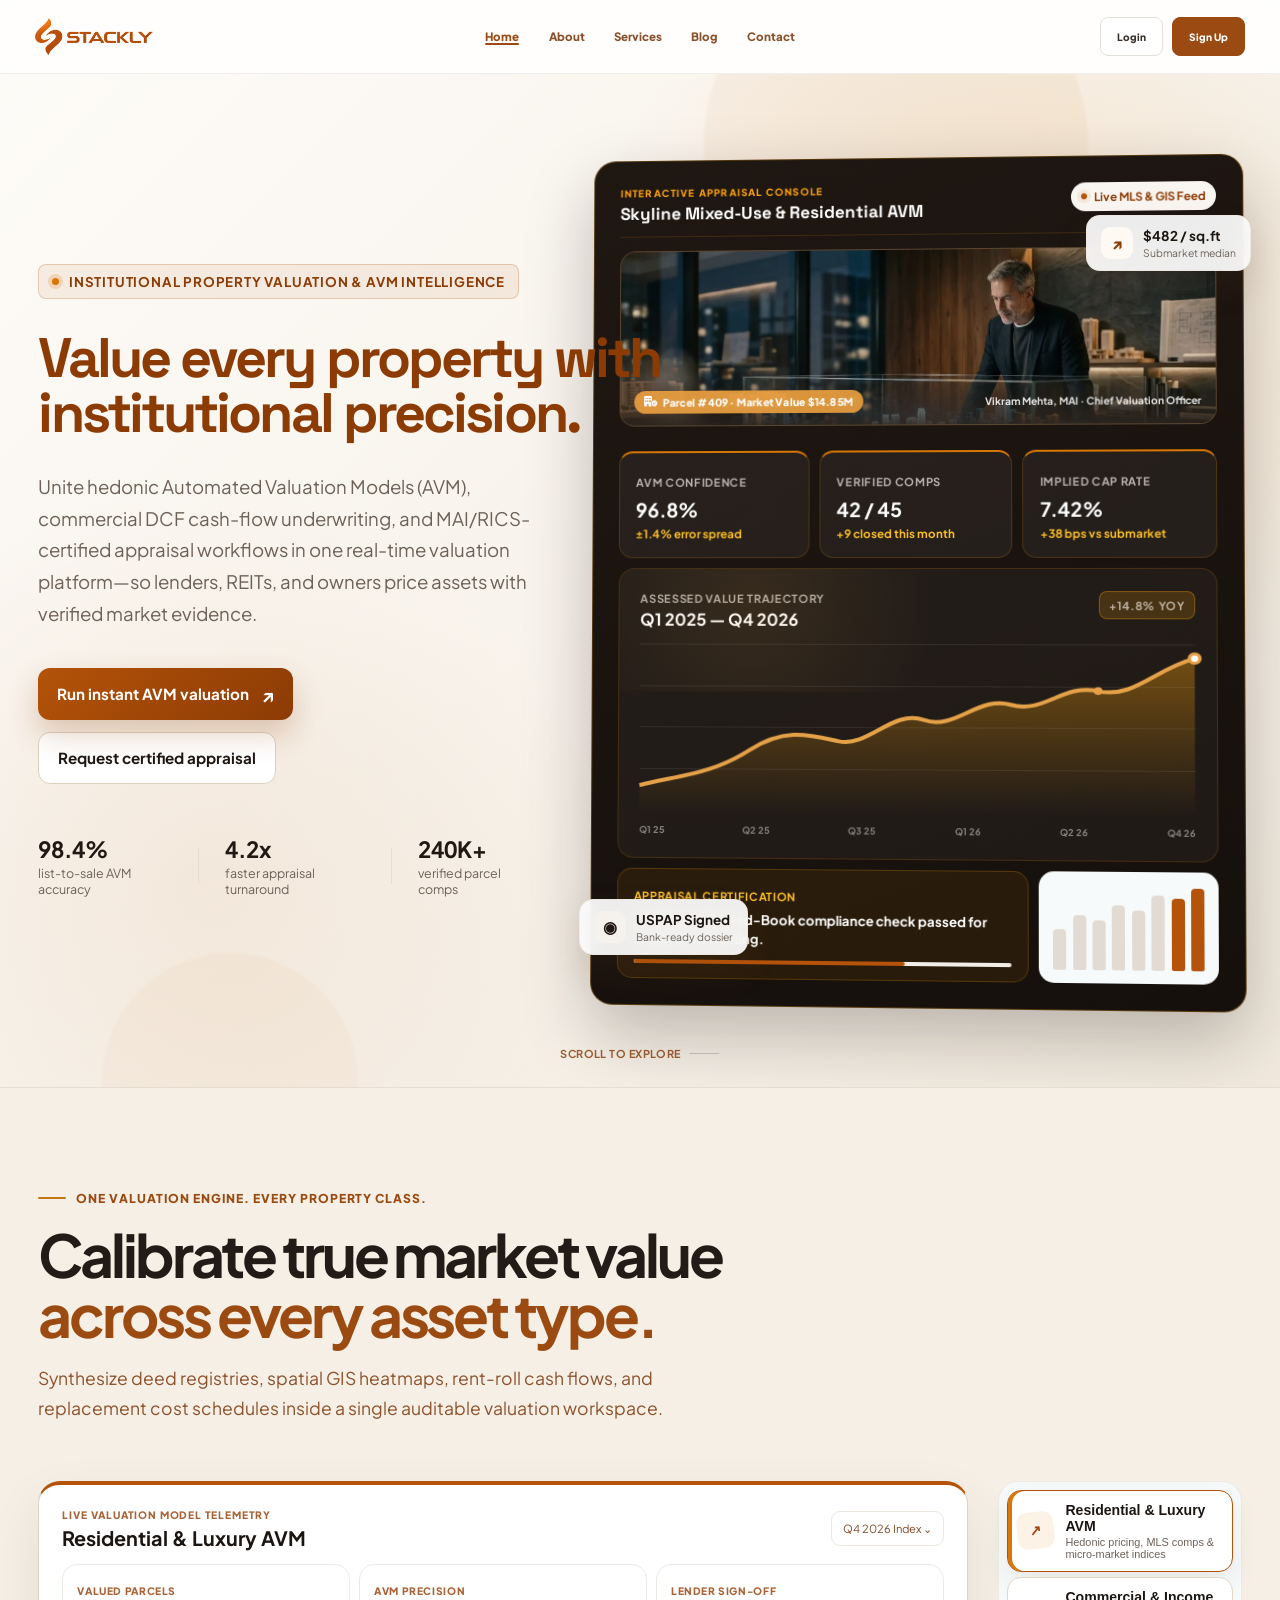
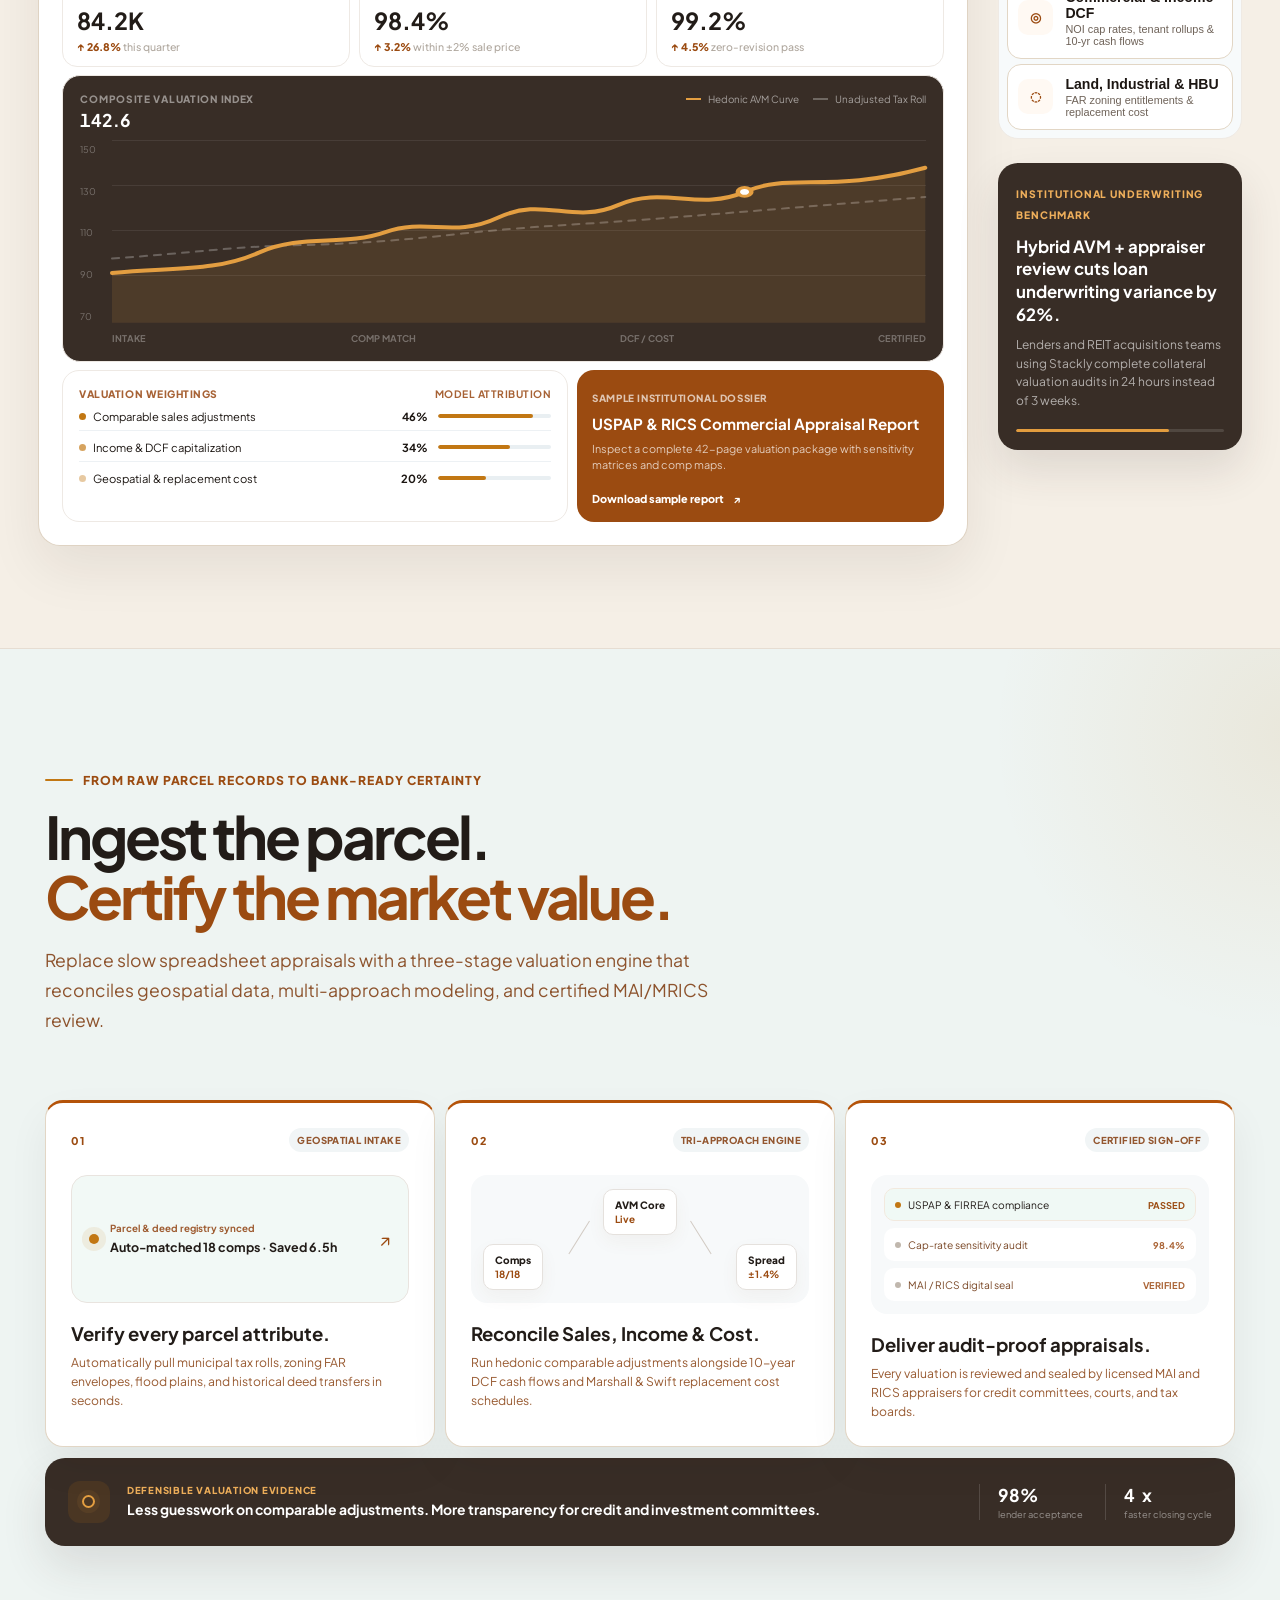
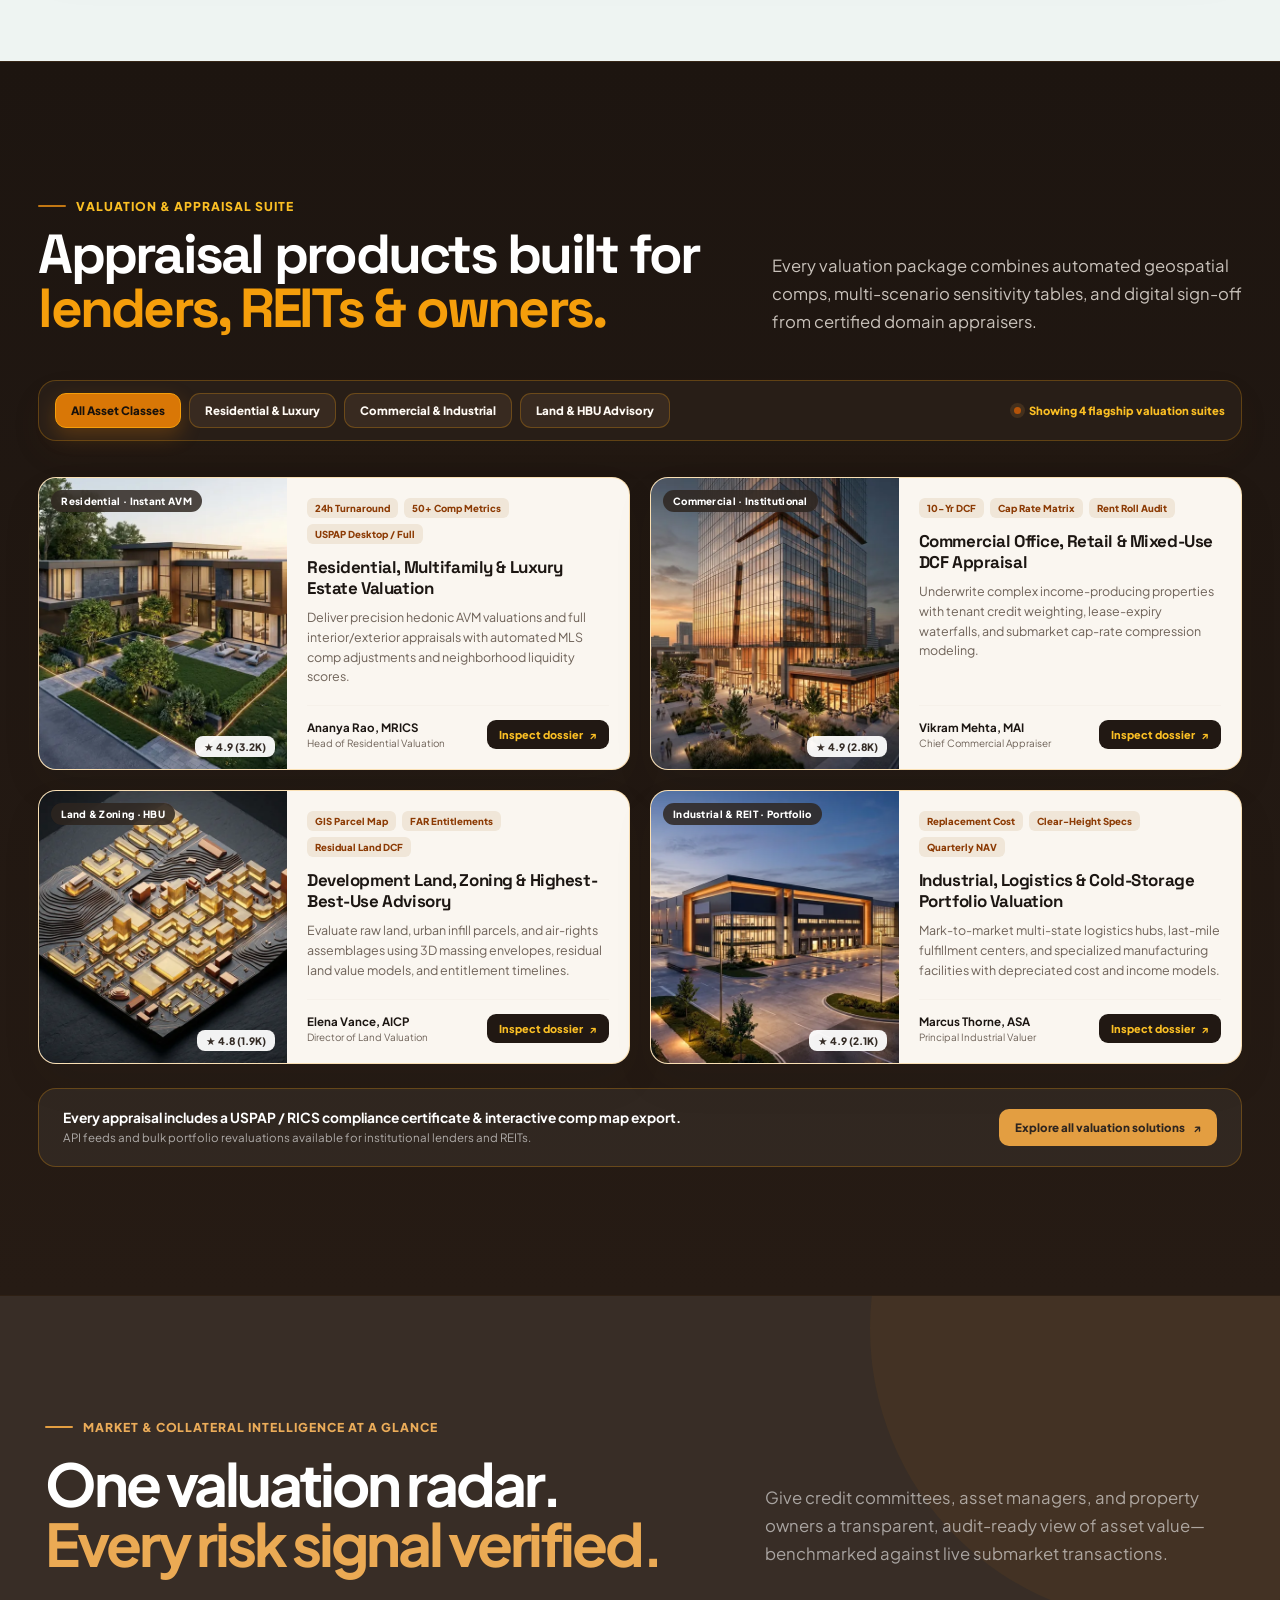
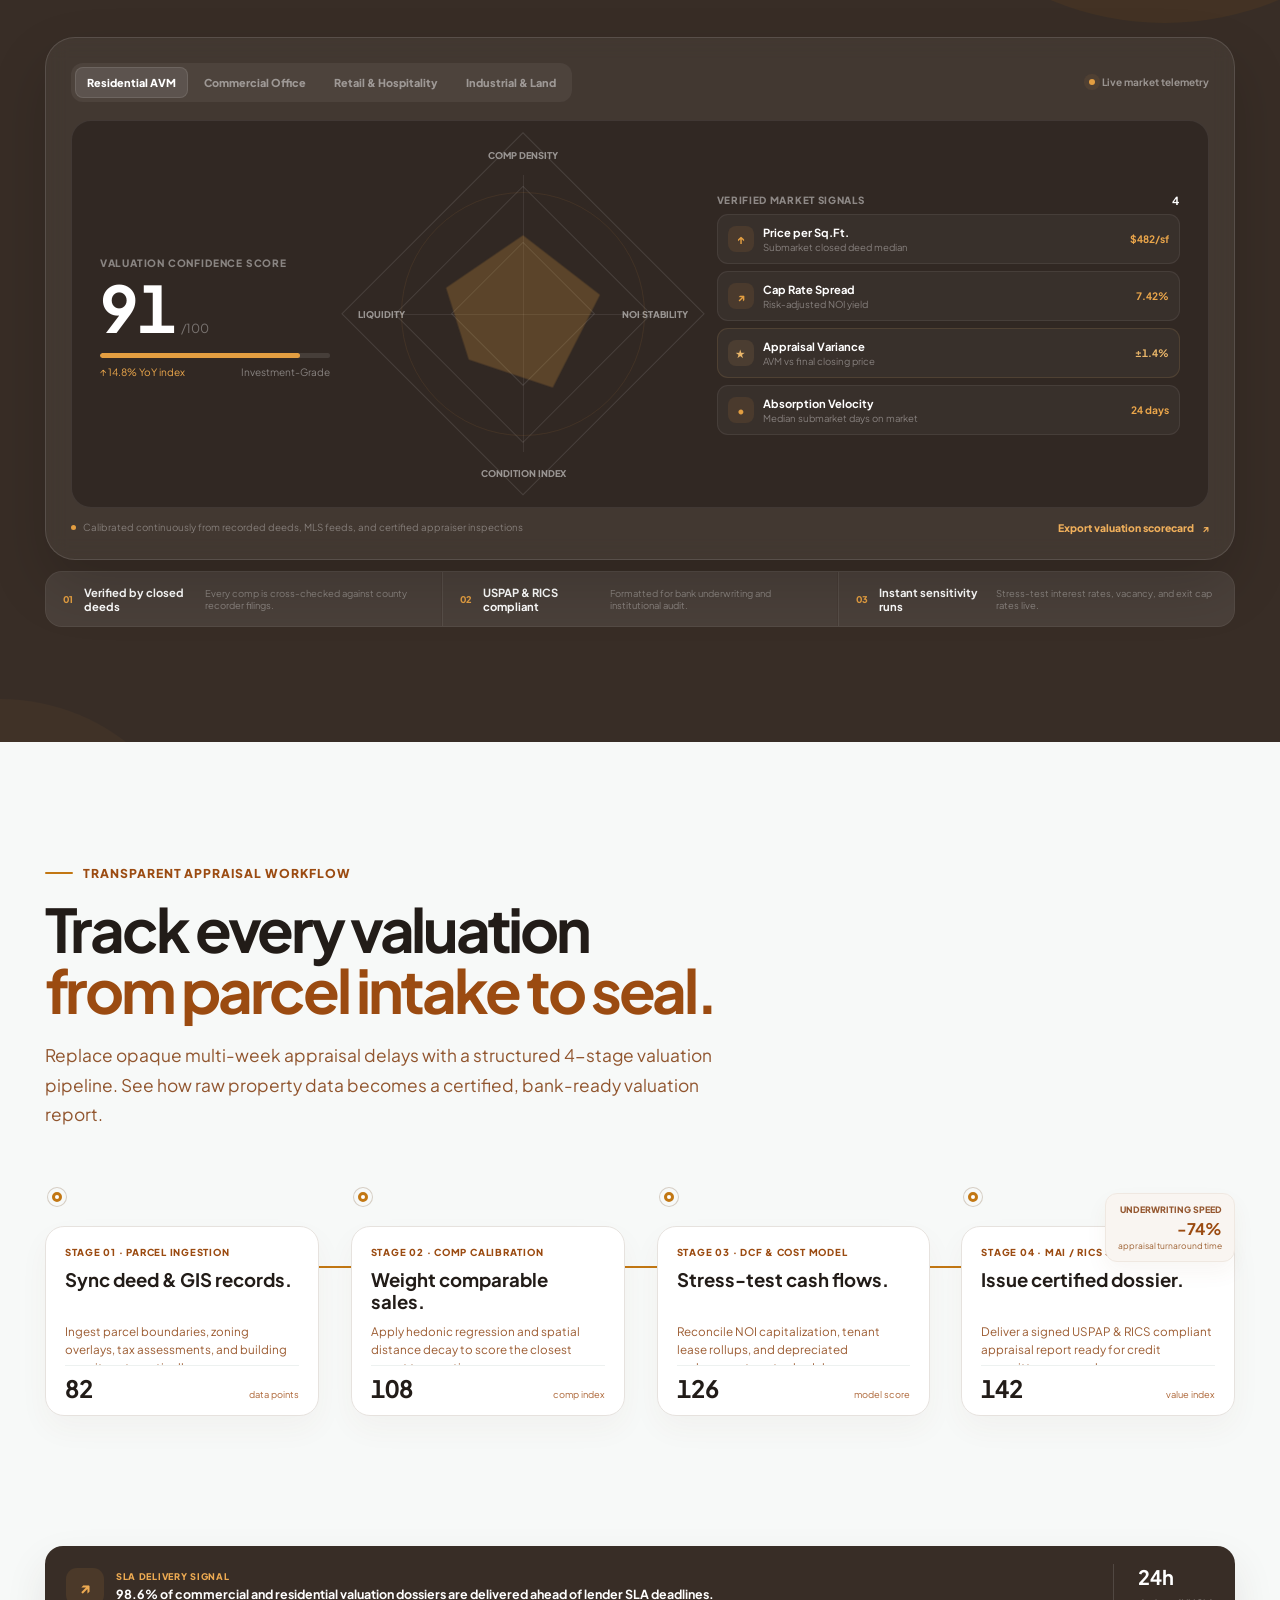
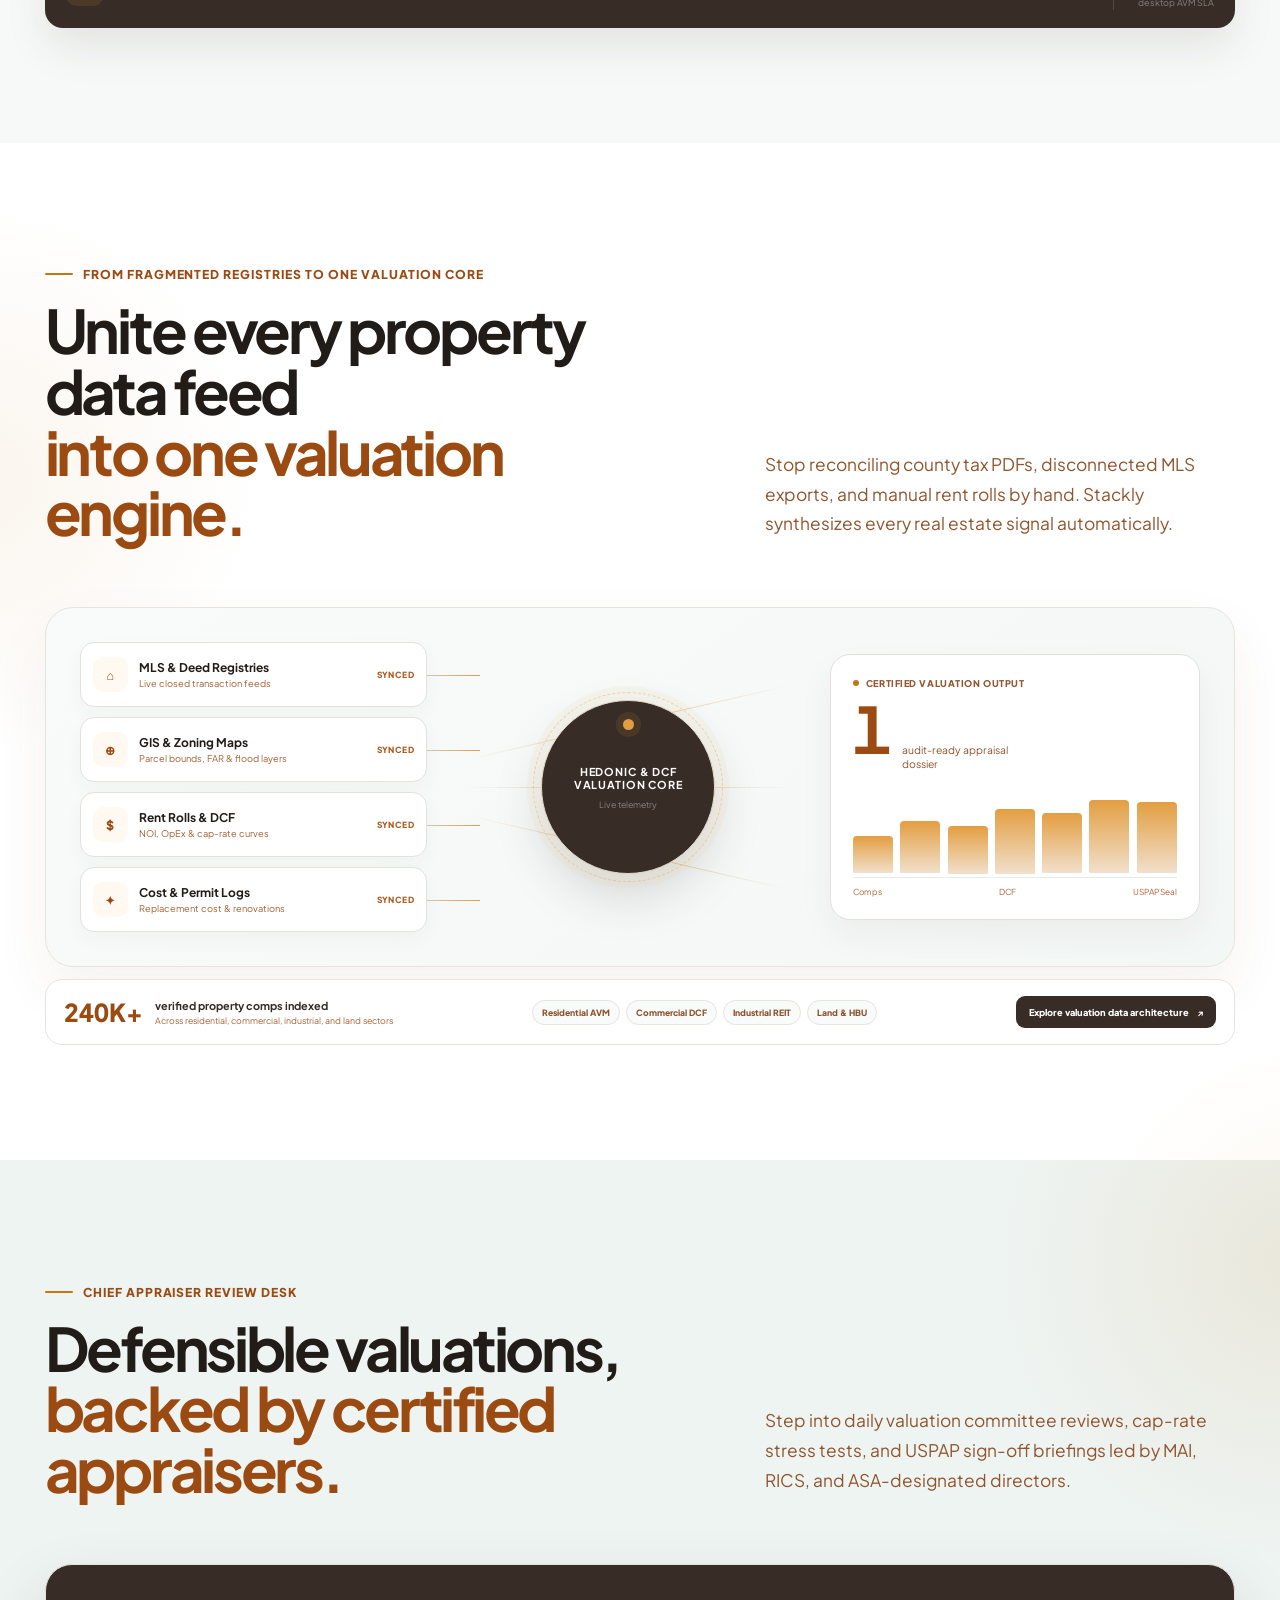
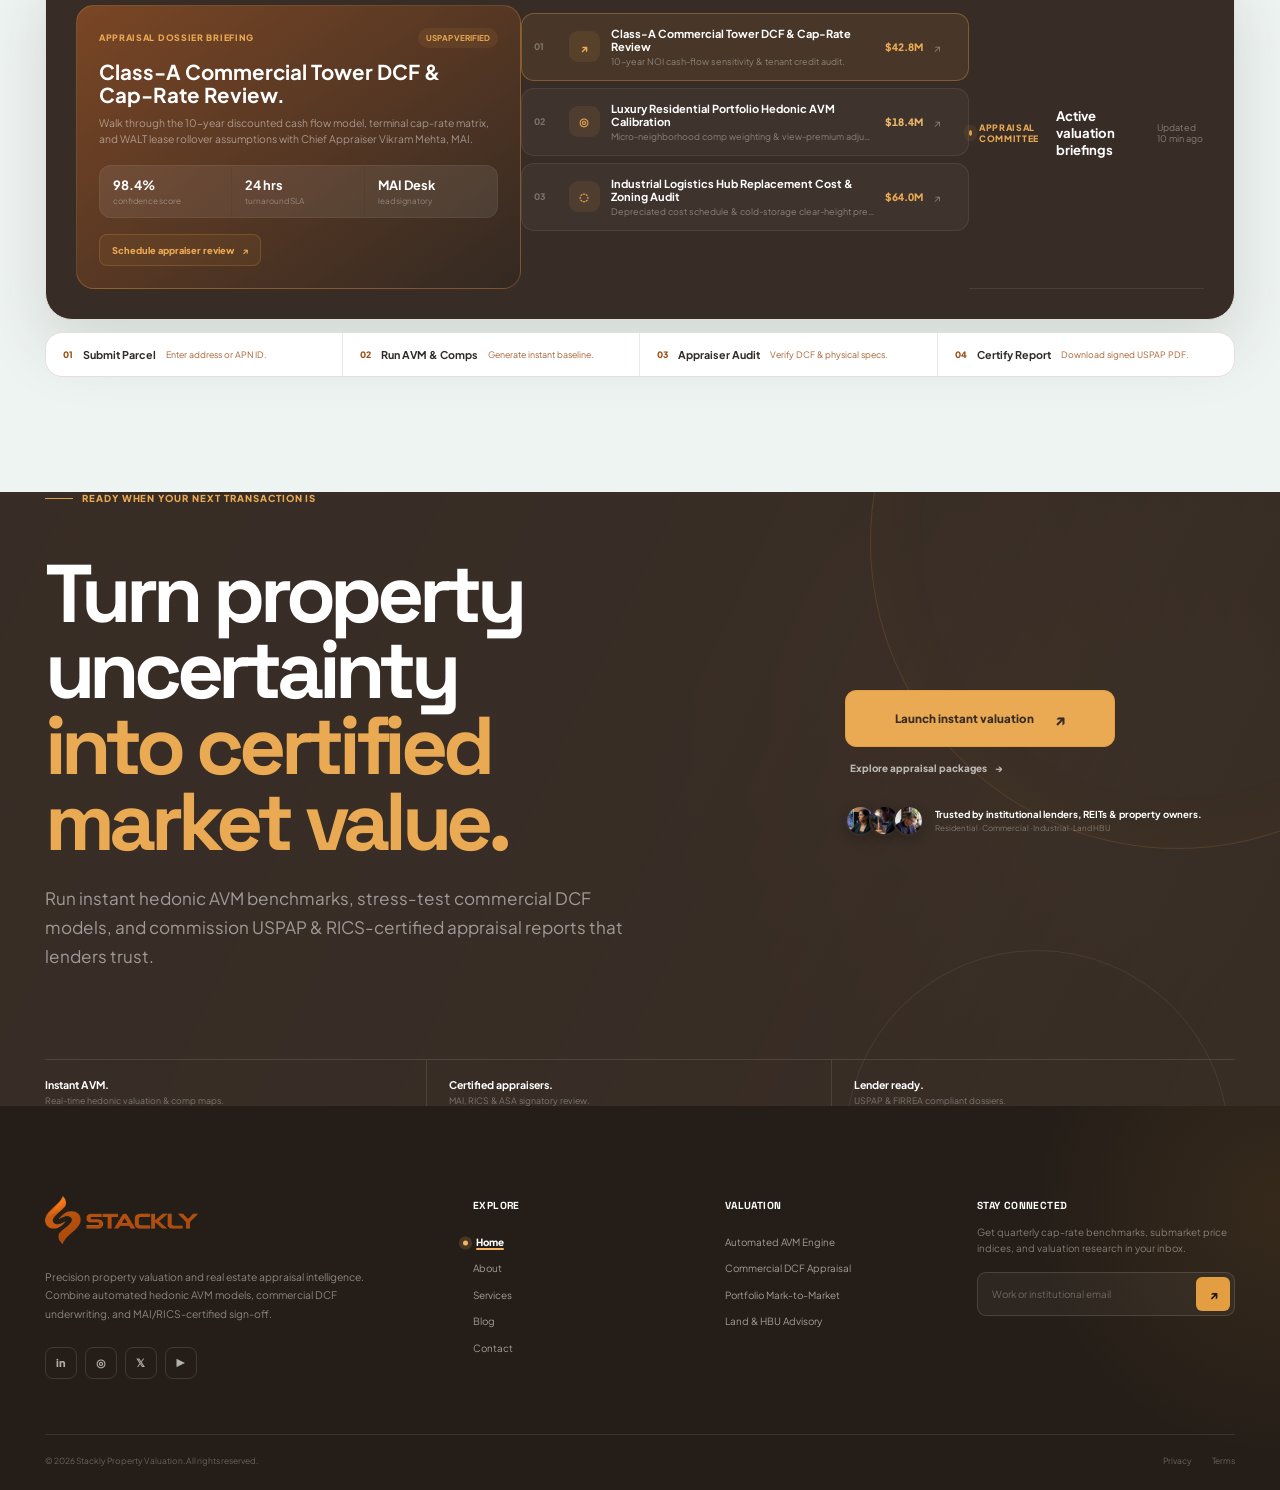
<file: index.html>
<!doctype html>
<html lang="en">
<head>
  <meta charset="utf-8">
  <meta name="viewport" content="width=device-width, initial-scale=1">
  <meta name="description" content="Stackly Property Valuation — precision real estate appraisal, automated valuation models (AVM), commercial DCF analysis, and USPAP-certified property intelligence.">
  <title>Stackly Property Valuation — Precision Real Estate Appraisal &amp; AVM Platform</title>
  <link href="https://fonts.googleapis.com/css2?family=Space+Grotesk:wght@600;700&family=Plus+Jakarta+Sans:wght@400;500;600;700;800&display=swap" rel="stylesheet">
  <link rel="stylesheet" href="assets/fontawesome-all.min.css">
  <link rel="stylesheet" href="CSS/shared.css">
  <link rel="stylesheet" href="CSS/style.css">
  <!-- Stackly Property Valuation theme logo: local optimized WebP (<100KB) -->
</head>
<body>

<header class="site-header" data-header>
  <div class="site-header__inner">
    <a class="site-brand" href="index.html" aria-label="Stackly Property Valuation home"><img class="site-brand__logo" src="assets/stackly-logo-amber.webp" alt="Stackly" width="210" height="72"></a>

    <nav class="site-nav" aria-label="Primary navigation">
      <a href="index.html" class="is-active" aria-current="page">Home</a>
      <a href="about.html">About</a>
      <a href="services.html">Services</a>
      <a href="blog.html">Blog</a>
      <a href="contact.html">Contact</a>
    </nav>

    <div class="site-header__actions">
      <a class="site-header__login" href="login.html">Login</a>
      <a class="site-header__signup" href="signup.html">Sign Up</a>
    </div>

    <button class="site-menu-toggle" type="button" aria-label="Open navigation" aria-expanded="false" aria-controls="mobile-menu">
      <span></span><span></span><span></span>
    </button>
  </div>
</header>

<div class="mobile-menu" id="mobile-menu" aria-hidden="true">
  <div class="mobile-menu__top">
    <a class="site-brand" href="index.html" aria-label="Stackly Property Valuation home"><img class="site-brand__logo" src="assets/stackly-logo-amber.webp" alt="Stackly" width="210" height="72"></a>
    <button class="mobile-menu__close" type="button" aria-label="Close navigation">×</button>
  </div>
  <nav class="mobile-nav" aria-label="Mobile navigation">
    <a href="index.html" class="is-active" aria-current="page">Home</a>
    <a href="about.html">About</a>
    <a href="services.html">Services</a>
    <a href="blog.html">Blog</a>
    <a href="contact.html">Contact</a>
  </nav>
  <div class="mobile-menu__actions">
    <a class="site-header__signup" href="signup.html">Sign Up</a>
    <a class="site-header__login" href="login.html">Login</a>
  </div>
</div>

<main>
  <!-- =========================================================
       SECTION 1: HERO — INTERACTIVE PROPERTY VALUATION CONSOLE
       ========================================================= -->
  <section class="hero" id="home" aria-labelledby="hero-title">
    <div class="hero__ambient hero__ambient--one" aria-hidden="true"></div>
    <div class="hero__ambient hero__ambient--two" aria-hidden="true"></div>

    <div class="hero__inner">
      <div class="hero__content">
        <div class="eyebrow text-reveal" data-aos="fade-up" data-aos-duration="700">
          <span class="eyebrow__dot"></span>
          Institutional Property Valuation &amp; AVM Intelligence
        </div>

        <h1 id="hero-title" data-hero-title aria-label="Value every property with institutional precision.">
          <span class="word-line">Value every property with</span><span class="word-line word-line--accent">institutional precision.</span>
        </h1>

        <p class="hero__lead text-reveal" data-aos="fade-up" data-aos-delay="120" data-aos-duration="800">
          Unite hedonic Automated Valuation Models (AVM), commercial DCF cash-flow underwriting, and MAI/RICS-certified appraisal workflows in one real-time valuation platform—so lenders, REITs, and owners price assets with verified market evidence.
        </p>

        <div class="hero__actions" data-aos="fade-up" data-aos-delay="220" data-aos-duration="800">
          <a class="button button--primary magnetic-button" href="404.html">
            Run instant AVM valuation
            <span class="button__arrow" aria-hidden="true">↗</span>
          </a>
          <a class="button button--secondary magnetic-button" href="404.html">Request certified appraisal</a>
        </div>

        <div class="hero__proof" data-aos="fade-up" data-aos-delay="320" data-aos-duration="800">
          <div class="proof__item">
            <strong><span class="counter" data-value="98.4" data-decimals="1">98.4</span>%</strong>
            <span>list-to-sale AVM accuracy</span>
          </div>
          <div class="proof__divider" aria-hidden="true"></div>
          <div class="proof__item">
            <strong><span class="counter" data-value="4.2" data-decimals="1">4.2</span>x</strong>
            <span>faster appraisal turnaround</span>
          </div>
          <div class="proof__divider" aria-hidden="true"></div>
          <div class="proof__item">
            <strong><span class="counter" data-value="240" data-decimals="0">240</span>K+</strong>
            <span>verified parcel comps</span>
          </div>
        </div>
      </div>

      <div class="hero__visual" id="dashboard" aria-label="Property valuation console preview" data-aos="fade-left" data-aos-duration="1000">
        <div class="dashboard-shell">
          <div class="dashboard-topbar">
            <div>
              <span class="dashboard-kicker">Interactive appraisal console</span>
              <strong>Skyline Mixed-Use &amp; Residential AVM</strong>
            </div>
            <span class="status"><i></i> Live MLS &amp; GIS Feed</span>
          </div>

          <div class="studio-media">
            <img src="assets/hero-valuation-studio.webp" alt="Chief real estate appraiser analyzing a 3D urban property valuation model" width="960" height="540">
            <div class="studio-media__overlay">
              <span class="studio-pill"><i class="fa-solid fa-building-circle-check" aria-hidden="true"></i> Parcel #409 · Market Value $14.85M</span>
              <span class="studio-mentor">Vikram Mehta, MAI · Chief Valuation Officer</span>
            </div>
          </div>

          <div class="metric-row">
            <article class="metric-card" data-aos="zoom-in-up" data-aos-delay="80">
              <span>AVM confidence</span>
              <strong>96.8%</strong>
              <small class="positive">±1.4% error spread</small>
            </article>
            <article class="metric-card" data-aos="zoom-in-up" data-aos-delay="80">
              <span>Verified comps</span>
              <strong>42 / 45</strong>
              <small class="positive">+9 closed this month</small>
            </article>
            <article class="metric-card" data-aos="zoom-in-up" data-aos-delay="80">
              <span>Implied cap rate</span>
              <strong>7.42%</strong>
              <small class="positive">+38 bps vs submarket</small>
            </article>
          </div>

          <div class="chart-card" data-aos="fade-up" data-aos-delay="160">
            <div class="chart-heading">
              <div>
                <span>Assessed value trajectory</span>
                <strong>Q1 2025 — Q4 2026</strong>
              </div>
              <span class="chart-badge">+14.8% YoY</span>
            </div>
            <div class="chart" aria-hidden="true">
              <div class="chart__grid"></div>
              <svg viewBox="0 0 640 220" preserveAspectRatio="none">
                <defs>
                  <linearGradient id="area" x1="0" x2="0" y1="0" y2="1">
                    <stop offset="0%" stop-color="#f59e0b" stop-opacity=".38"/>
                    <stop offset="100%" stop-color="#f59e0b" stop-opacity="0"/>
                  </linearGradient>
                </defs>
                <path class="chart__area" d="M0 184 C52 170 86 168 128 138 S198 118 232 126 S294 84 330 98 S392 66 430 78 S490 50 530 60 S594 32 640 18 V220 H0 Z"/>
                <path class="chart__line" d="M0 184 C52 170 86 168 128 138 S198 118 232 126 S294 84 330 98 S392 66 430 78 S490 50 530 60 S594 32 640 18"/>
                <circle cx="530" cy="60" r="5" class="chart__point"/>
                <circle cx="640" cy="18" r="6" class="chart__point chart__point--last"/>
              </svg>
              <div class="chart__months"><span>Q1 25</span><span>Q2 25</span><span>Q3 25</span><span>Q1 26</span><span>Q2 26</span><span>Q4 26</span></div>
            </div>
          </div>

          <div class="dashboard-bottom">
            <div class="signal-card" data-aos="fade-right" data-aos-delay="220">
              <span>Appraisal certification</span>
              <strong>USPAP &amp; RICS Red-Book compliance check passed for lender underwriting.</strong>
              <div class="signal-line"><span></span></div>
            </div>
            <div class="mini-bars" data-aos="fade-left" data-aos-delay="280" aria-hidden="true">
              <span style="--h:48%"></span><span style="--h:64%"></span><span style="--h:58%"></span>
              <span style="--h:76%"></span><span style="--h:70%"></span><span style="--h:88%"></span>
              <span style="--h:84%"></span><span style="--h:96%"></span>
            </div>
          </div>
        </div>

        <div class="floating-note floating-note--top" data-float>
          <span class="note-icon">↗</span>
          <div><strong>$482 / sq.ft</strong><small>Submarket median</small></div>
        </div>

        <div class="floating-note floating-note--bottom" data-float>
          <span class="note-icon note-icon--dark">◉</span>
          <div><strong>USPAP Signed</strong><small>Bank-ready dossier</small></div>
        </div>
      </div>
    </div>

    <div class="hero__scroll" aria-hidden="true">
      <span>Scroll to explore</span><i></i>
    </div>
  </section>

  <!-- =========================================================
       SECTION 2: INTERACTIVE ASSET VALUATION WORKSPACE
       ========================================================= -->
  <section class="insights-section" id="about" aria-labelledby="insights-title">
    <span id="insights" class="anchor-target" aria-hidden="true"></span>
    <div class="insights__container">
      <div class="insights__intro">
        <div class="section-kicker" data-aos="fade-up">
          <span class="section-kicker__line"></span>
          One valuation engine. Every property class.
        </div>
        <h2 id="insights-title" data-text-reveal>
          Calibrate true market value
          <span>across every asset type.</span>
        </h2>
        <p data-aos="fade-up" data-aos-delay="100">
          Synthesize deed registries, spatial GIS heatmaps, rent-roll cash flows, and replacement cost schedules inside a single auditable valuation workspace.
        </p>
      </div>

      <div class="insights__workspace">
        <div class="insights__side" data-aos="fade-right">
          <div class="signal-nav" role="tablist" aria-label="Property valuation models">
            <button class="signal-nav__item is-active" type="button" role="tab" aria-selected="true" data-signal="growth">
              <span class="signal-nav__icon">↗</span>
              <span><strong>Residential &amp; Luxury AVM</strong><small>Hedonic pricing, MLS comps &amp; micro-market indices</small></span>
            </button>
            <button class="signal-nav__item" type="button" role="tab" aria-selected="false" data-signal="customers">
              <span class="signal-nav__icon">◎</span>
              <span><strong>Commercial &amp; Income DCF</strong><small>NOI cap rates, tenant rollups &amp; 10-yr cash flows</small></span>
            </button>
            <button class="signal-nav__item" type="button" role="tab" aria-selected="false" data-signal="operations">
              <span class="signal-nav__icon">◌</span>
              <span><strong>Land, Industrial &amp; HBU</strong><small>FAR zoning entitlements &amp; replacement cost</small></span>
            </button>
          </div>

          <div class="insights__quote">
            <span>INSTITUTIONAL UNDERWRITING BENCHMARK</span>
            <strong>Hybrid AVM + appraiser review cuts loan underwriting variance by 62%.</strong>
            <p>Lenders and REIT acquisitions teams using Stackly complete collateral valuation audits in 24 hours instead of 3 weeks.</p>
            <div class="quote-meter"><i></i></div>
          </div>
        </div>

        <div class="analytics-panel" data-aos="fade-left" data-aos-delay="120">
          <div class="analytics-panel__header">
            <div>
              <span class="panel-label">Live valuation model telemetry</span>
              <h3 data-panel-title>Residential &amp; Luxury AVM</h3>
            </div>
            <button class="period-select" type="button" aria-label="Current valuation cycle">Q4 2026 Index <span>⌄</span></button>
          </div>

          <div class="analytics-kpis">
            <article class="insight-kpi">
              <span>Valued parcels</span>
              <strong><span class="insight-counter" data-target="84.2" data-suffix="K">84.2K</span></strong>
              <small class="trend up">↑ 26.8% <em>this quarter</em></small>
            </article>
            <article class="insight-kpi">
              <span>AVM precision</span>
              <strong><span class="insight-counter" data-target="98.4" data-suffix="%">98.4%</span></strong>
              <small class="trend up">↑ 3.2% <em>within ±2% sale price</em></small>
            </article>
            <article class="insight-kpi">
              <span>Lender sign-off</span>
              <strong><span class="insight-counter" data-target="99.2" data-suffix="%">99.2%</span></strong>
              <small class="trend up">↑ 4.5% <em>zero-revision pass</em></small>
            </article>
          </div>

          <div class="insight-chart-card">
            <div class="insight-chart-card__head">
              <div>
                <span>Composite valuation index</span>
                <strong data-chart-value>142.6</strong>
              </div>
              <div class="chart-legend"><i></i> Hedonic AVM Curve <span></span> Unadjusted Tax Roll</div>
            </div>

            <div class="insight-chart" aria-hidden="true">
              <div class="insight-chart__y"><span>150</span><span>130</span><span>110</span><span>90</span><span>70</span></div>
              <div class="insight-chart__plot">
                <div class="insight-chart__grid"></div>
                <svg viewBox="0 0 720 250" preserveAspectRatio="none">
                  <path class="target-line" d="M0 162 C75 154 105 146 160 144 S250 138 310 128 S410 116 470 109 S575 96 720 78"/>
                  <path class="actual-area" d="M0 182 C55 174 92 180 130 154 S205 146 242 126 S302 135 342 106 S408 116 448 89 S520 98 560 71 S635 74 720 38 V250 H0 Z"/>
                  <path class="actual-line" d="M0 182 C55 174 92 180 130 154 S205 146 242 126 S302 135 342 106 S408 116 448 89 S520 98 560 71 S635 74 720 38"/>
                  <circle class="chart-marker" cx="560" cy="71" r="6"/>
                </svg>
                <div class="insight-chart__x"><span>INTAKE</span><span>COMP MATCH</span><span>DCF / COST</span><span>CERTIFIED</span></div>
              </div>
            </div>
          </div>

          <div class="insight-bottom">
            <div class="driver-list">
              <div class="driver-list__head"><span>Valuation weightings</span><strong>Model attribution</strong></div>
              <div class="driver"><span><i class="driver-dot driver-dot--one"></i>Comparable sales adjustments</span><b>46%</b><em><i style="--w:84%"></i></em></div>
              <div class="driver"><span><i class="driver-dot driver-dot--two"></i>Income &amp; DCF capitalization</span><b>34%</b><em><i style="--w:64%"></i></em></div>
              <div class="driver"><span><i class="driver-dot driver-dot--three"></i>Geospatial &amp; replacement cost</span><b>20%</b><em><i style="--w:42%"></i></em></div>
            </div>
            <div class="decision-card">
              <span>Sample institutional dossier</span>
              <strong>USPAP &amp; RICS Commercial Appraisal Report</strong>
              <p>Inspect a complete 42-page valuation package with sensitivity matrices and comp maps.</p>
              <a class="decision-card__cta" href="404.html">Download sample report <b>↗</b></a>
            </div>
          </div>
        </div>
      </div>
    </div>
  </section>

  <!-- =========================================================
       SECTION 3: 3-PILLAR VALUATION METHODOLOGY
       ========================================================= -->
  <section class="decision-section" id="methodology" aria-labelledby="method-title">
    <div class="decision__container">
      <div class="decision__intro">
        <div class="section-kicker" data-aos="fade-up">
          <span class="section-kicker__line"></span>
          From raw parcel records to bank-ready certainty
        </div>
        <h2 id="method-title">
          Ingest the parcel.<br><span>Certify the market value.</span>
        </h2>
        <p data-aos="fade-up" data-aos-delay="100">
          Replace slow spreadsheet appraisals with a three-stage valuation engine that reconciles geospatial data, multi-approach modeling, and certified MAI/MRICS review.
        </p>
      </div>

      <div class="decision-flow">
        <article class="decision-feature decision-feature--alert" data-aos="fade-up" data-aos-delay="60">
          <div class="feature-top">
            <span class="feature-number">01</span>
            <span class="feature-type">Geospatial intake</span>
          </div>
          <div class="alert-visual">
            <span class="alert-pulse"></span>
            <div>
              <small>Parcel &amp; deed registry synced</small>
              <strong>Auto-matched 18 comps · Saved 6.5h</strong>
            </div>
            <span class="alert-arrow">↗</span>
          </div>
          <div class="feature-copy">
            <h3>Verify every parcel attribute.</h3>
            <p>Automatically pull municipal tax rolls, zoning FAR envelopes, flood plains, and historical deed transfers in seconds.</p>
          </div>
        </article>

        <article class="decision-feature decision-feature--cause" data-aos="fade-up" data-aos-delay="140">
          <div class="feature-top">
            <span class="feature-number">02</span>
            <span class="feature-type">Tri-approach engine</span>
          </div>
          <div class="cause-visual">
            <div class="cause-node cause-node--main">AVM Core <b>Live</b></div>
            <span class="cause-connector cause-connector--one"></span>
            <span class="cause-connector cause-connector--two"></span>
            <div class="cause-node cause-node--a">Comps <b>18/18</b></div>
            <div class="cause-node cause-node--b">Spread <b>±1.4%</b></div>
          </div>
          <div class="feature-copy">
            <h3>Reconcile Sales, Income &amp; Cost.</h3>
            <p>Run hedonic comparable adjustments alongside 10-year DCF cash flows and Marshall &amp; Swift replacement cost schedules.</p>
          </div>
        </article>

        <article class="decision-feature decision-feature--priority" data-aos="fade-up" data-aos-delay="220">
          <div class="feature-top">
            <span class="feature-number">03</span>
            <span class="feature-type">Certified sign-off</span>
          </div>
          <div class="priority-visual">
            <div class="priority-item priority-item--high">
              <span><i></i>USPAP &amp; FIRREA compliance</span><b>Passed</b>
            </div>
            <div class="priority-item">
              <span><i></i>Cap-rate sensitivity audit</span><b>98.4%</b>
            </div>
            <div class="priority-item">
              <span><i></i>MAI / RICS digital seal</span><b>Verified</b>
            </div>
          </div>
          <div class="feature-copy">
            <h3>Deliver audit-proof appraisals.</h3>
            <p>Every valuation is reviewed and sealed by licensed MAI and RICS appraisers for credit committees, courts, and tax boards.</p>
          </div>
        </article>
      </div>

      <div class="decision-strip" data-aos="zoom-in-up" data-aos-delay="100">
        <div class="decision-strip__mark"><span></span></div>
        <div>
          <span>Defensible valuation evidence</span>
          <strong>Less guesswork on comparable adjustments. More transparency for credit and investment committees.</strong>
        </div>
        <div class="decision-strip__stats">
          <div><strong><span class="decision-counter" data-target="98">98</span>%</strong><small>lender acceptance</small></div>
          <div><strong><span class="decision-counter" data-target="4">4</span>x</strong><small>faster closing cycle</small></div>
        </div>
      </div>
    </div>
  </section>

  <!-- =========================================================
       SECTION 4: FILTERABLE PROPERTY VALUATION SUITE CATALOG
       ========================================================= -->
  <section class="catalog-section" id="courses" aria-labelledby="catalog-title">
    <div class="catalog__container">
      <div class="catalog__header">
        <div>
          <div class="section-kicker" data-aos="fade-up">
            <span class="section-kicker__line"></span>
            Valuation &amp; appraisal suite
          </div>
          <h2 id="catalog-title">Appraisal products built for<br><span>lenders, REITs &amp; owners.</span></h2>
        </div>
        <p data-aos="fade-left" data-aos-delay="100">
          Every valuation package combines automated geospatial comps, multi-scenario sensitivity tables, and digital sign-off from certified domain appraisers.
        </p>
      </div>

      <div class="catalog-toolbar" data-aos="fade-up" data-aos-delay="80">
        <div class="catalog-filters" role="tablist" aria-label="Filter valuation products by asset class">
          <button class="catalog-filter is-active" type="button" role="tab" aria-selected="true" data-filter="all">All Asset Classes</button>
          <button class="catalog-filter" type="button" role="tab" aria-selected="false" data-filter="ai">Residential &amp; Luxury</button>
          <button class="catalog-filter" type="button" role="tab" aria-selected="false" data-filter="engineering">Commercial &amp; Industrial</button>
          <button class="catalog-filter" type="button" role="tab" aria-selected="false" data-filter="design">Land &amp; HBU Advisory</button>
        </div>
        <div class="catalog-meta">
          <span class="catalog-meta__dot"></span>
          <strong data-catalog-status>Showing 4 flagship valuation suites</strong>
        </div>
      </div>

      <div class="catalog-deck" data-catalog-deck>
        <article class="catalog-card" data-category="ai" data-aos="fade-up" data-aos-delay="60">
          <div class="catalog-card__media">
            <img src="assets/valuation-residential.webp" alt="Contemporary luxury residential property with glowing parcel boundary lines" width="800" height="600" loading="lazy">
            <span class="catalog-card__badge">Residential · Instant AVM</span>
            <span class="catalog-card__rating">★ 4.9 (3.2K)</span>
          </div>
          <div class="catalog-card__body">
            <div class="catalog-card__tags">
              <span>24h Turnaround</span><span>50+ Comp Metrics</span><span>USPAP Desktop / Full</span>
            </div>
            <h3>Residential, Multifamily &amp; Luxury Estate Valuation</h3>
            <p>Deliver precision hedonic AVM valuations and full interior/exterior appraisals with automated MLS comp adjustments and neighborhood liquidity scores.</p>
            <div class="catalog-card__footer">
              <div class="catalog-card__mentor">
                <strong>Ananya Rao, MRICS</strong>
                <small>Head of Residential Valuation</small>
              </div>
              <a class="catalog-card__cta" href="404.html">Inspect dossier <b>↗</b></a>
            </div>
          </div>
        </article>

        <article class="catalog-card" data-category="engineering" data-aos="fade-up" data-aos-delay="120">
          <div class="catalog-card__media">
            <img src="assets/valuation-commercial.webp" alt="Modern commercial office tower and mixed-use urban plaza at sunset" width="800" height="600" loading="lazy">
            <span class="catalog-card__badge">Commercial · Institutional</span>
            <span class="catalog-card__rating">★ 4.9 (2.8K)</span>
          </div>
          <div class="catalog-card__body">
            <div class="catalog-card__tags">
              <span>10-Yr DCF</span><span>Cap Rate Matrix</span><span>Rent Roll Audit</span>
            </div>
            <h3>Commercial Office, Retail &amp; Mixed-Use DCF Appraisal</h3>
            <p>Underwrite complex income-producing properties with tenant credit weighting, lease-expiry waterfalls, and submarket cap-rate compression modeling.</p>
            <div class="catalog-card__footer">
              <div class="catalog-card__mentor">
                <strong>Vikram Mehta, MAI</strong>
                <small>Chief Commercial Appraiser</small>
              </div>
              <a class="catalog-card__cta" href="404.html">Inspect dossier <b>↗</b></a>
            </div>
          </div>
        </article>

        <article class="catalog-card" data-category="design" data-aos="fade-up" data-aos-delay="180">
          <div class="catalog-card__media">
            <img src="assets/valuation-land.webp" alt="Isometric 3D topographic land parcel map with translucent gold zoning massing blocks" width="800" height="600" loading="lazy">
            <span class="catalog-card__badge">Land &amp; Zoning · HBU</span>
            <span class="catalog-card__rating">★ 4.8 (1.9K)</span>
          </div>
          <div class="catalog-card__body">
            <div class="catalog-card__tags">
              <span>GIS Parcel Map</span><span>FAR Entitlements</span><span>Residual Land DCF</span>
            </div>
            <h3>Development Land, Zoning &amp; Highest-Best-Use Advisory</h3>
            <p>Evaluate raw land, urban infill parcels, and air-rights assemblages using 3D massing envelopes, residual land value models, and entitlement timelines.</p>
            <div class="catalog-card__footer">
              <div class="catalog-card__mentor">
                <strong>Elena Vance, AICP</strong>
                <small>Director of Land Valuation</small>
              </div>
              <a class="catalog-card__cta" href="404.html">Inspect dossier <b>↗</b></a>
            </div>
          </div>
        </article>

        <article class="catalog-card" data-category="engineering" data-aos="fade-up" data-aos-delay="240">
          <div class="catalog-card__media">
            <img src="assets/valuation-industrial.webp" alt="Modern industrial logistics warehouse and distribution hub at twilight" width="800" height="600" loading="lazy">
            <span class="catalog-card__badge">Industrial &amp; REIT · Portfolio</span>
            <span class="catalog-card__rating">★ 4.9 (2.1K)</span>
          </div>
          <div class="catalog-card__body">
            <div class="catalog-card__tags">
              <span>Replacement Cost</span><span>Clear-Height Specs</span><span>Quarterly NAV</span>
            </div>
            <h3>Industrial, Logistics &amp; Cold-Storage Portfolio Valuation</h3>
            <p>Mark-to-market multi-state logistics hubs, last-mile fulfillment centers, and specialized manufacturing facilities with depreciated cost and income models.</p>
            <div class="catalog-card__footer">
              <div class="catalog-card__mentor">
                <strong>Marcus Thorne, ASA</strong>
                <small>Principal Industrial Valuer</small>
              </div>
              <a class="catalog-card__cta" href="404.html">Inspect dossier <b>↗</b></a>
            </div>
          </div>
        </article>
      </div>

      <div class="catalog-bottom" data-aos="fade-up" data-aos-delay="160">
        <div class="catalog-bottom__info">
          <strong>Every appraisal includes a USPAP / RICS compliance certificate &amp; interactive comp map export.</strong>
          <span>API feeds and bulk portfolio revaluations available for institutional lenders and REITs.</span>
        </div>
        <a class="catalog-bottom__cta" href="404.html">Explore all valuation solutions <b>↗</b></a>
      </div>
    </div>
  </section>

  <!-- =========================================================
       SECTION 5: VALUATION CONFIDENCE RADAR & MARKET PULSE
       ========================================================= -->
  <section class="pulse-section" id="business-pulse" aria-labelledby="pulse-title">
    <div class="pulse__container">
      <div class="pulse__heading">
        <div>
          <div class="section-kicker" data-aos="fade-up"><span class="section-kicker__line"></span> Market &amp; collateral intelligence at a glance</div>
          <h2 id="pulse-title">One valuation radar.<br><span>Every risk signal verified.</span></h2>
        </div>
        <p data-aos="fade-left" data-aos-delay="120">Give credit committees, asset managers, and property owners a transparent, audit-ready view of asset value—benchmarked against live submarket transactions.</p>
      </div>

      <div class="pulse-board" data-aos="zoom-in-up" data-aos-delay="80">
        <div class="pulse-board__top">
          <div class="pulse-tabs" role="tablist" aria-label="Property sector benchmarks">
            <button class="pulse-tab is-active" type="button" role="tab" aria-selected="true" data-pulse="executive">Residential AVM</button>
            <button class="pulse-tab" type="button" role="tab" aria-selected="false" data-pulse="sales">Commercial Office</button>
            <button class="pulse-tab" type="button" role="tab" aria-selected="false" data-pulse="finance">Retail &amp; Hospitality</button>
            <button class="pulse-tab" type="button" role="tab" aria-selected="false" data-pulse="operations">Industrial &amp; Land</button>
          </div>
          <span class="pulse-live"><i></i> Live market telemetry</span>
        </div>

        <div class="pulse-board__body">
          <div class="pulse-score">
            <span class="pulse-label">Valuation confidence score</span>
            <div class="pulse-score__value"><strong data-pulse-score>91</strong><small>/100</small></div>
            <div class="pulse-score__meter"><i data-score-meter></i></div>
            <div class="pulse-score__meta"><span>↑ 14.8% YoY index</span><em>Investment-Grade</em></div>
          </div>

          <div class="pulse-radar" aria-label="Property valuation dimensions">
            <div class="radar-grid radar-grid--outer"></div><div class="radar-grid radar-grid--middle"></div><div class="radar-grid radar-grid--inner"></div>
            <div class="radar-axis radar-axis--v"></div><div class="radar-axis radar-axis--h"></div>
            <div class="radar-shape" data-radar-shape></div>
            <span class="radar-label radar-label--top">Comp Density</span><span class="radar-label radar-label--right">NOI Stability</span>
            <span class="radar-label radar-label--bottom">Condition Index</span><span class="radar-label radar-label--left">Liquidity</span>
          </div>

          <div class="pulse-insights">
            <div class="pulse-insights__head"><span>Verified market signals</span><strong data-signal-count>4</strong></div>
            <article class="pulse-signal pulse-signal--positive"><i>↑</i><div><strong>Price per Sq.Ft.</strong><small>Submarket closed deed median</small></div><b>$482/sf</b></article>
            <article class="pulse-signal pulse-signal--positive"><i>↗</i><div><strong>Cap Rate Spread</strong><small>Risk-adjusted NOI yield</small></div><b>7.42%</b></article>
            <article class="pulse-signal pulse-signal--watch"><i>★</i><div><strong>Appraisal Variance</strong><small>AVM vs final closing price</small></div><b>±1.4%</b></article>
            <article class="pulse-signal"><i>•</i><div><strong>Absorption Velocity</strong><small>Median submarket days on market</small></div><b>24 days</b></article>
          </div>
        </div>

        <div class="pulse-board__footer">
          <div class="pulse-footnote"><span></span> Calibrated continuously from recorded deeds, MLS feeds, and certified appraiser inspections</div>
          <a href="404.html" class="pulse-link">Export valuation scorecard <b>↗</b></a>
        </div>
      </div>

      <div class="pulse-principles" data-aos="fade-up" data-aos-delay="160">
        <div><span>01</span><strong>Verified by closed deeds</strong><small>Every comp is cross-checked against county recorder filings.</small></div>
        <div><span>02</span><strong>USPAP &amp; RICS compliant</strong><small>Formatted for bank underwriting and institutional audit.</small></div>
        <div><span>03</span><strong>Instant sensitivity runs</strong><small>Stress-test interest rates, vacancy, and exit cap rates live.</small></div>
      </div>
    </div>
  </section>

  <!-- =========================================================
       SECTION 6: 4-PHASE APPRAISAL LIFECYCLE TIMELINE
       ========================================================= -->
  <section class="journey-section" id="performance-journey" aria-labelledby="journey-title">
    <div class="journey__container">
      <div class="journey__intro">
        <div class="section-kicker" data-aos="fade-up">
          <span class="section-kicker__line"></span>
          Transparent appraisal workflow
        </div>
        <h2 id="journey-title">Track every valuation<br><span>from parcel intake to seal.</span></h2>
        <p data-aos="fade-up" data-aos-delay="100">
          Replace opaque multi-week appraisal delays with a structured 4-stage valuation pipeline. See how raw property data becomes a certified, bank-ready valuation report.
        </p>
      </div>

      <div class="journey__stage" data-aos="fade-up" data-aos-delay="120">
        <div class="journey__rail" aria-hidden="true">
          <span class="journey__rail-progress"></span>
        </div>

        <article class="journey-moment journey-moment--q1">
          <div class="journey-moment__dot"><span></span></div>
          <div class="journey-moment__content">
            <span class="journey-moment__quarter">STAGE 01 · PARCEL INGESTION</span>
            <h3>Sync deed &amp; GIS records.</h3>
            <p>Ingest parcel boundaries, zoning overlays, tax assessments, and building permits automatically.</p>
            <div class="journey-metric"><strong><span class="journey-count" data-target="82">82</span></strong><small>data points</small></div>
          </div>
        </article>

        <article class="journey-moment journey-moment--q2">
          <div class="journey-moment__dot"><span></span></div>
          <div class="journey-moment__content">
            <span class="journey-moment__quarter">STAGE 02 · COMP CALIBRATION</span>
            <h3>Weight comparable sales.</h3>
            <p>Apply hedonic regression and spatial distance decay to score the closest recent transactions.</p>
            <div class="journey-metric"><strong><span class="journey-count" data-target="108">108</span></strong><small>comp index</small></div>
          </div>
        </article>

        <article class="journey-moment journey-moment--q3">
          <div class="journey-moment__dot"><span></span></div>
          <div class="journey-moment__content">
            <span class="journey-moment__quarter">STAGE 03 · DCF &amp; COST MODEL</span>
            <h3>Stress-test cash flows.</h3>
            <p>Reconcile NOI capitalization, tenant lease rollups, and depreciated replacement cost schedules.</p>
            <div class="journey-metric"><strong><span class="journey-count" data-target="126">126</span></strong><small>model score</small></div>
          </div>
        </article>

        <article class="journey-moment journey-moment--q4">
          <div class="journey-moment__dot"><span></span></div>
          <div class="journey-moment__content">
            <span class="journey-moment__quarter">STAGE 04 · MAI / RICS SEAL</span>
            <h3>Issue certified dossier.</h3>
            <p>Deliver a signed USPAP &amp; RICS compliant appraisal report ready for credit committee approval.</p>
            <div class="journey-metric"><strong><span class="journey-count" data-target="144">144</span></strong><small>value index</small></div>
          </div>
        </article>

        <div class="journey-target">
          <span>Underwriting speed</span>
          <strong>-74%</strong>
          <small>appraisal turnaround time</small>
        </div>
      </div>

      <div class="journey-footer" data-aos="zoom-in-up" data-aos-delay="180">
        <div class="journey-footer__signal">
          <span class="journey-footer__icon">↗</span>
          <div><small>SLA delivery signal</small><strong>98.6% of commercial and residential valuation dossiers are delivered ahead of lender SLA deadlines.</strong></div>
        </div>
        <div class="journey-footer__number"><strong>24h</strong><small>desktop AVM SLA</small></div>
      </div>
    </div>
  </section>

  <!-- =========================================================
       SECTION 7: CONNECTED PROPERTY DATA ECOSYSTEM
       ========================================================= -->
  <section class="connect-section" id="services" aria-labelledby="connect-title">
    <div class="connect__container">
      <div class="connect__header">
        <div>
          <div class="section-kicker" data-aos="fade-up">
            <span class="section-kicker__line"></span>
            From fragmented registries to one valuation core
          </div>
          <h2 id="connect-title">Unite every property data feed<br><span>into one valuation engine.</span></h2>
        </div>
        <p data-aos="fade-left" data-aos-delay="120">
          Stop reconciling county tax PDFs, disconnected MLS exports, and manual rent rolls by hand. Stackly synthesizes every real estate signal automatically.
        </p>
      </div>

      <div class="connect-flow" data-aos="fade-up" data-aos-delay="100">
        <div class="connect-sources">
          <div class="connect-source connect-source--crm" data-source="crm">
            <span class="connect-source__icon">⌂</span>
            <div><strong>MLS &amp; Deed Registries</strong><small>Live closed transaction feeds</small></div>
            <b>Synced</b>
          </div>
          <div class="connect-source connect-source--finance" data-source="finance">
            <span class="connect-source__icon">⊕</span>
            <div><strong>GIS &amp; Zoning Maps</strong><small>Parcel bounds, FAR &amp; flood layers</small></div>
            <b>Synced</b>
          </div>
          <div class="connect-source connect-source--ops" data-source="ops">
            <span class="connect-source__icon">$</span>
            <div><strong>Rent Rolls &amp; DCF</strong><small>NOI, OpEx &amp; cap-rate curves</small></div>
            <b>Synced</b>
          </div>
          <div class="connect-source connect-source--marketing" data-source="marketing">
            <span class="connect-source__icon">✦</span>
            <div><strong>Cost &amp; Permit Logs</strong><small>Replacement cost &amp; renovations</small></div>
            <b>Synced</b>
          </div>
        </div>

        <div class="connect-bridge" aria-hidden="true">
          <span class="connect-bridge__line connect-bridge__line--one"></span>
          <span class="connect-bridge__line connect-bridge__line--two"></span>
          <span class="connect-bridge__line connect-bridge__line--three"></span>
          <div class="connect-core">
            <span class="connect-core__ring"></span>
            <span class="connect-core__pulse"></span>
            <strong>HEDONIC &amp; DCF<br>VALUATION CORE</strong>
            <small>Live telemetry</small>
          </div>
        </div>

        <div class="connect-output">
          <div class="connect-output__eyebrow"><i></i> Certified valuation output</div>
          <div class="connect-output__value"><strong>1</strong><span>audit-ready appraisal<br>dossier</span></div>
          <div class="connect-output__bars" aria-hidden="true">
            <span style="--bar:48%"></span><span style="--bar:68%"></span><span style="--bar:62%"></span><span style="--bar:84%"></span><span style="--bar:78%"></span><span style="--bar:95%"></span><span style="--bar:92%"></span>
          </div>
          <div class="connect-output__meta"><span>Comps</span><span>DCF</span><span>USPAP Seal</span></div>
        </div>
      </div>

      <div class="connect-bottom" data-aos="fade-up" data-aos-delay="180">
        <div class="connect-proof">
          <span class="connect-proof__number">240K+</span>
          <div><strong>verified property comps indexed</strong><small>Across residential, commercial, industrial, and land sectors</small></div>
        </div>
        <div class="connect-tags">
          <span>Residential AVM</span><span>Commercial DCF</span><span>Industrial REIT</span><span>Land &amp; HBU</span>
        </div>
        <a class="connect-cta" href="404.html">Explore valuation data architecture <b>↗</b></a>
      </div>
    </div>
  </section>

  <!-- =========================================================
       SECTION 8: LIVE CHIEF APPRAISER REVIEW ROOM
       ========================================================= -->
  <section class="decision-section" id="decision-room" aria-labelledby="mentor-room-title">
    <div class="decision__container">
      <div class="decision__header">
        <div>
          <div class="section-kicker" data-aos="fade-up"><span class="section-kicker__line"></span> Chief appraiser review desk</div>
          <h2 id="mentor-room-title">Defensible valuations,<br><span>backed by certified appraisers.</span></h2>
        </div>
        <p data-aos="fade-left" data-aos-delay="120">Step into daily valuation committee reviews, cap-rate stress tests, and USPAP sign-off briefings led by MAI, RICS, and ASA-designated directors.</p>
      </div>

      <div class="decision-room" data-aos="zoom-in-up" data-aos-delay="100">
        <div class="decision-room__top">
          <div class="decision-room__title"><span class="decision-room__status"><i></i> Appraisal committee</span><strong>Active valuation briefings</strong></div>
          <div class="decision-room__date">Updated 10 min ago</div>
        </div>

        <div class="decision-list">
          <button class="decision-item is-active" type="button" data-decision="expansion">
            <span class="decision-item__rank">01</span><span class="decision-item__icon">↗</span>
            <span class="decision-item__copy"><strong>Class-A Commercial Tower DCF &amp; Cap-Rate Review</strong><small>10-year NOI cash-flow sensitivity &amp; tenant credit audit.</small></span>
            <span class="decision-item__impact">$42.8M</span><span class="decision-item__arrow">↗</span>
          </button>
          <button class="decision-item" type="button" data-decision="conversion">
            <span class="decision-item__rank">02</span><span class="decision-item__icon">◎</span>
            <span class="decision-item__copy"><strong>Luxury Residential Portfolio Hedonic AVM Calibration</strong><small>Micro-neighborhood comp weighting &amp; view-premium adjustments.</small></span>
            <span class="decision-item__impact">$18.4M</span><span class="decision-item__arrow">↗</span>
          </button>
          <button class="decision-item" type="button" data-decision="capacity">
            <span class="decision-item__rank">03</span><span class="decision-item__icon">◌</span>
            <span class="decision-item__copy"><strong>Industrial Logistics Hub Replacement Cost &amp; Zoning Audit</strong><small>Depreciated cost schedule &amp; cold-storage clear-height premium.</small></span>
            <span class="decision-item__impact">$64.0M</span><span class="decision-item__arrow">↗</span>
          </button>
        </div>

        <aside class="decision-detail" aria-live="polite">
          <div class="decision-detail__top"><span>APPRAISAL DOSSIER BRIEFING</span><b data-decision-priority>USPAP VERIFIED</b></div>
          <h3 data-decision-title>Class-A Commercial Tower DCF &amp; Cap-Rate Review.</h3>
          <p data-decision-copy>Walk through the 10-year discounted cash flow model, terminal cap-rate matrix, and WALT lease rollover assumptions with Chief Appraiser Vikram Mehta, MAI.</p>
          <div class="decision-detail__stats">
            <div><strong data-decision-confidence>98.4%</strong><small>confidence score</small></div>
            <div><strong data-decision-time>24 hrs</strong><small>turnaround SLA</small></div>
            <div><strong data-decision-owner>MAI Desk</strong><small>lead signatory</small></div>
          </div>
          <a class="decision-detail__cta" href="404.html">Schedule appraiser review <b>↗</b></a>
        </aside>
      </div>

      <div class="decision-proof" data-aos="fade-up" data-aos-delay="180">
        <div><span>01</span><strong>Submit Parcel</strong><small>Enter address or APN ID.</small></div>
        <div><span>02</span><strong>Run AVM &amp; Comps</strong><small>Generate instant baseline.</small></div>
        <div><span>03</span><strong>Appraiser Audit</strong><small>Verify DCF &amp; physical specs.</small></div>
        <div><span>04</span><strong>Certify Report</strong><small>Download signed USPAP PDF.</small></div>
      </div>
    </div>
  </section>

  <!-- =========================================================
       SECTION 9: FINAL CTA — COMMISSION YOUR VALUATION TODAY
       ========================================================= -->
  <section class="final-cta" id="get-started" aria-labelledby="final-cta-title">
    <div class="final-cta__orb final-cta__orb--one" aria-hidden="true"></div>
    <div class="final-cta__orb final-cta__orb--two" aria-hidden="true"></div>
    <div class="final-cta__container">
      <div class="final-cta__eyebrow" data-aos="fade-down">
        <span></span> Ready when your next transaction is
      </div>

      <div class="final-cta__main">
        <div class="final-cta__copy" data-aos="fade-right">
          <h2 id="final-cta-title">Turn property uncertainty<br><em>into certified market value.</em></h2>
          <p>Run instant hedonic AVM benchmarks, stress-test commercial DCF models, and commission USPAP &amp; RICS-certified appraisal reports that lenders trust.</p>
        </div>

        <div class="final-cta__action" data-aos="fade-left" data-aos-delay="120">
          <a class="final-cta__button" href="404.html">
            Launch instant valuation
            <span>↗</span>
          </a>
          <a class="final-cta__secondary" href="404.html">Explore appraisal packages <span>→</span></a>
          <div class="final-cta__trust">
            <span class="final-cta__avatars" aria-label="Stackly chief appraisers and analysts">
              <img src="assets/avatars/avatar-mentor.webp" alt="Stackly chief MAI appraiser">
              <img src="assets/avatars/avatar-learner.webp" alt="Stackly senior valuation analyst">
              <img src="assets/avatars/avatar-lead.webp" alt="Stackly RICS portfolio director">
            </span>
            <span><strong>Trusted by institutional lenders, REITs &amp; property owners.</strong><small>Residential · Commercial · Industrial · Land HBU</small></span>
          </div>
        </div>
      </div>

      <div class="final-cta__bottom" data-aos="fade-up" data-aos-delay="220">
        <div><strong>Instant AVM.</strong><span>Real-time hedonic valuation &amp; comp maps.</span></div>
        <div><strong>Certified appraisers.</strong><span>MAI, RICS &amp; ASA signatory review.</span></div>
        <div><strong>Lender ready.</strong><span>USPAP &amp; FIRREA compliant dossiers.</span></div>
      </div>
    </div>
  </section>
</main>

<footer class="site-footer" id="contact">
  <div class="site-footer__container">
    <div class="site-footer__main">
      <div class="site-footer__brand-col">
        <a class="site-brand site-brand--footer" href="index.html" aria-label="Stackly Property Valuation home"><img class="site-brand__logo" src="assets/stackly-logo-amber.webp" alt="Stackly" width="210" height="72"></a>
        <p>Precision property valuation and real estate appraisal intelligence. Combine automated hedonic AVM models, commercial DCF underwriting, and MAI/RICS-certified sign-off.</p>
        <div class="site-footer__socials" aria-label="Social links">
          <a href="404.html" aria-label="LinkedIn">in</a>
          <a href="404.html" aria-label="Instagram">◎</a>
          <a href="404.html" aria-label="X">𝕏</a>
          <a href="404.html" aria-label="YouTube">▶</a>
        </div>
      </div>

      <div class="site-footer__col">
        <h3>Explore</h3>
        <a href="index.html" class="is-active" aria-current="page">Home</a>
        <a href="about.html">About</a>
        <a href="services.html">Services</a>
        <a href="blog.html">Blog</a>
        <a href="contact.html">Contact</a>
      </div>

      <div class="site-footer__col">
        <h3>Valuation</h3>
        <a href="404.html">Automated AVM Engine</a>
        <a href="404.html">Commercial DCF Appraisal</a>
        <a href="404.html">Portfolio Mark-to-Market</a>
        <a href="404.html">Land &amp; HBU Advisory</a>
      </div>

      <div class="site-footer__newsletter">
        <h3>Stay connected</h3>
        <p>Get quarterly cap-rate benchmarks, submarket price indices, and valuation research in your inbox.</p>
        <form class="newsletter-form" novalidate>
          <label class="sr-only" for="newsletter-email">Email address</label>
          <div class="newsletter-form__field">
            <input id="newsletter-email" name="email" type="email" autocomplete="email" placeholder="Work or institutional email" required>
            <button type="submit" aria-label="Subscribe to newsletter">↗</button>
          </div>
          <small class="newsletter-form__error" role="alert"></small>
          <small class="newsletter-form__success" role="status">You're subscribed. Thanks.</small>
        </form>
      </div>
    </div>

    <div class="site-footer__bottom">
      <span>© 2026 Stackly Property Valuation. All rights reserved.</span>
      <div>
        <a href="#contact">Privacy</a>
        <a href="#contact">Terms</a>
      </div>
    </div>
  </div>
</footer>

<script>
window.AOS = {
  init: function() {
    if (window.matchMedia && window.matchMedia('(prefers-reduced-motion: reduce)').matches) return;
    document.querySelectorAll('[data-aos]').forEach(function(el) {
      el.classList.add('aos-ready');
      requestAnimationFrame(function(){ el.classList.add('aos-animate'); });
    });
  }
};

window.gsap = {
  to: function(target, vars) {
    var els = typeof target === 'string' ? document.querySelectorAll(target) :
      (target instanceof NodeList || Array.isArray(target) ? target : [target]);
    els = Array.from(els || []);
    var duration = Math.max(0.01, (vars.duration || 0.5) * 1000);
    els.forEach(function(el) {
      if (!el || !el.style) return;
      if (vars.opacity != null) el.style.opacity = vars.opacity;
      if (vars.y != null) el.style.transform = 'translateY(' + vars.y + 'px)';
      if (vars.rotateY != null) el.style.transform = 'rotateY(' + vars.rotateY + 'deg)';
      if (vars.rotateX != null) el.style.transform = 'rotateX(' + vars.rotateX + 'deg)';
      el.style.transition = 'transform ' + duration + 'ms ease, opacity ' + duration + 'ms ease';
      requestAnimationFrame(function() {
        if (vars.opacity != null) el.style.opacity = vars.opacity;
        if (vars.y != null) el.style.transform = 'translateY(0)';
        if (vars.rotateY != null || vars.rotateX != null) {
          el.style.transform = 'rotateY(' + (vars.rotateY || 0) + 'deg) rotateX(' + (vars.rotateX || 0) + 'deg)';
        }
      });
    });
    if (vars.onUpdate) vars.onUpdate();
    if (vars.onComplete) setTimeout(vars.onComplete, duration);
    return { kill: function(){} };
  },
  from: function(target, vars) {
    var els = typeof target === 'string' ? document.querySelectorAll(target) : [target];
    Array.from(els).forEach(function(el) {
      if (!el || !el.style) return;
      el.style.opacity = vars.opacity != null ? 0 : 1;
      el.style.transform = 'translateY(' + (vars.y || 0) + 'px)';
      setTimeout(function(){
        el.style.transition = 'transform ' + ((vars.duration || .5)*1000) + 'ms ease, opacity ' + ((vars.duration || .5)*1000) + 'ms ease';
        el.style.opacity = 1;
        el.style.transform = 'none';
      }, (vars.delay || 0)*1000);
    });
  }
};
</script>
<script src="script.js"></script>
</body>
</html>
</file>
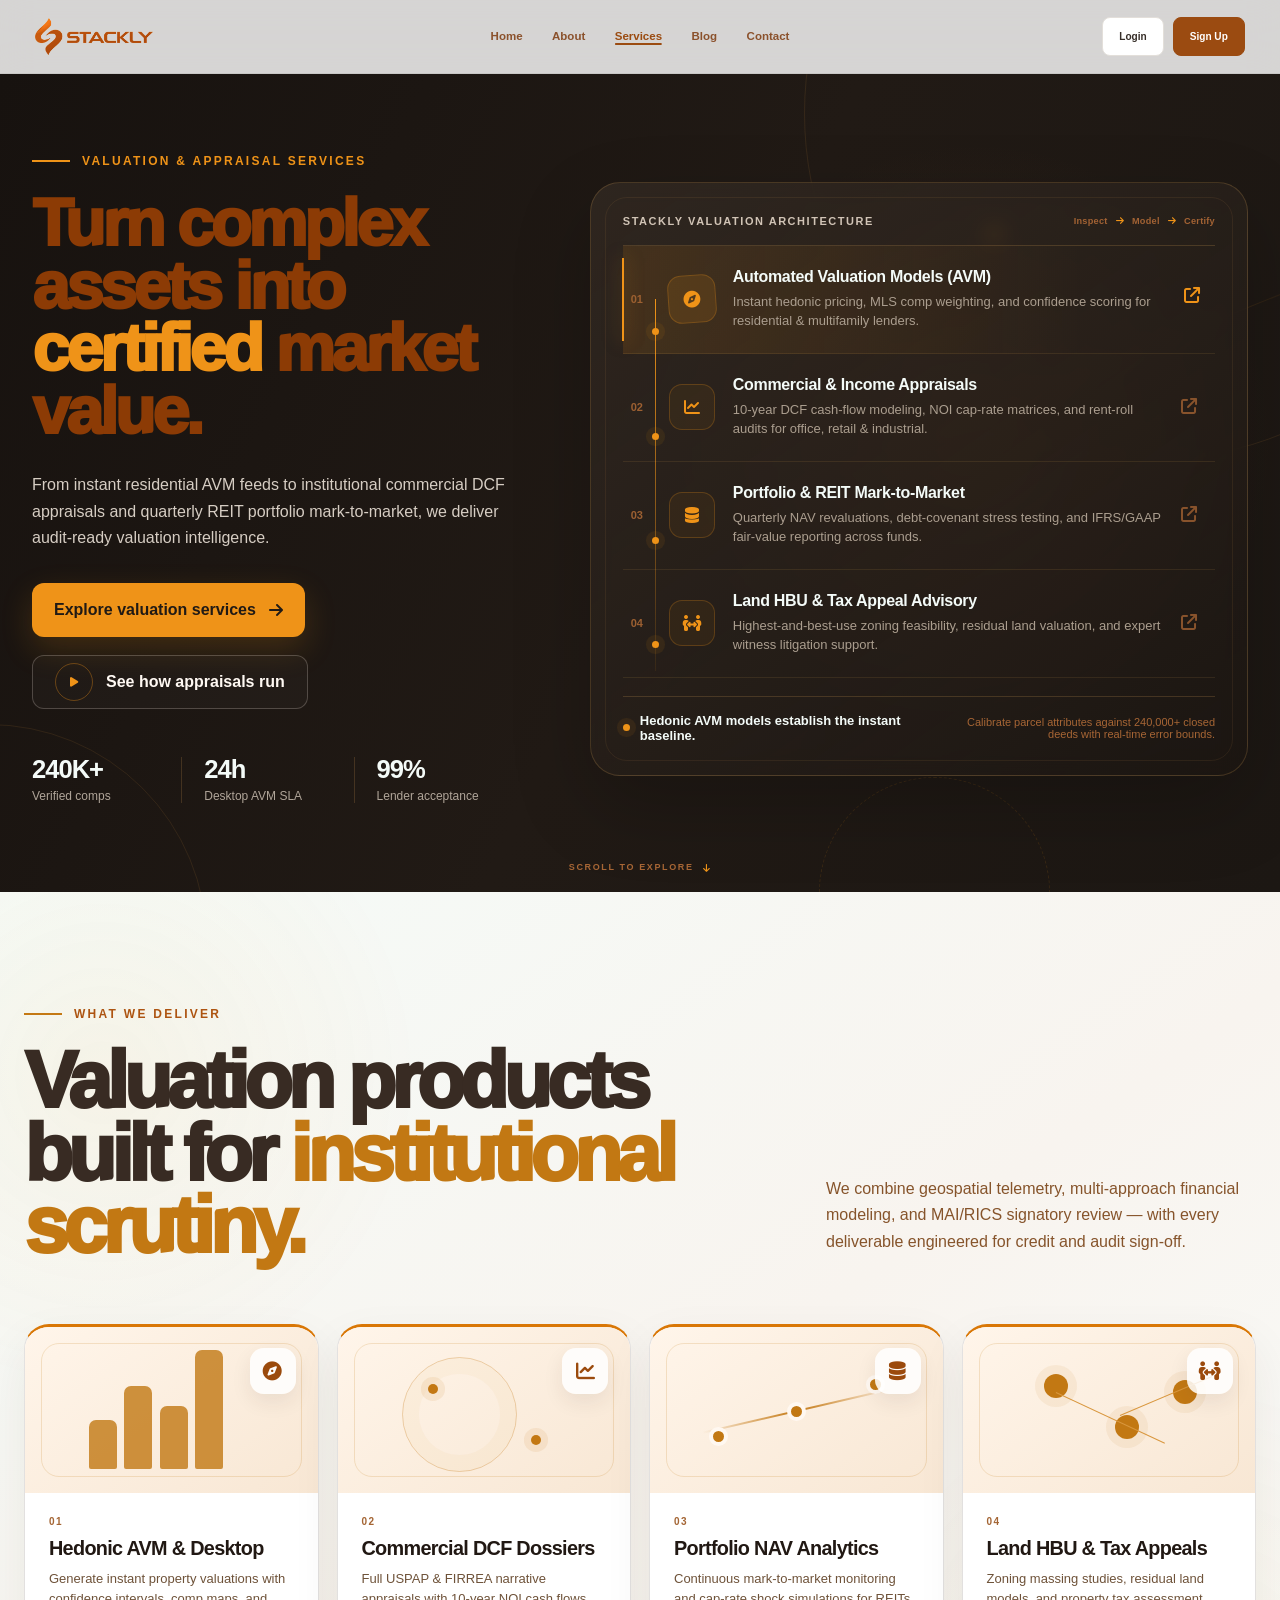
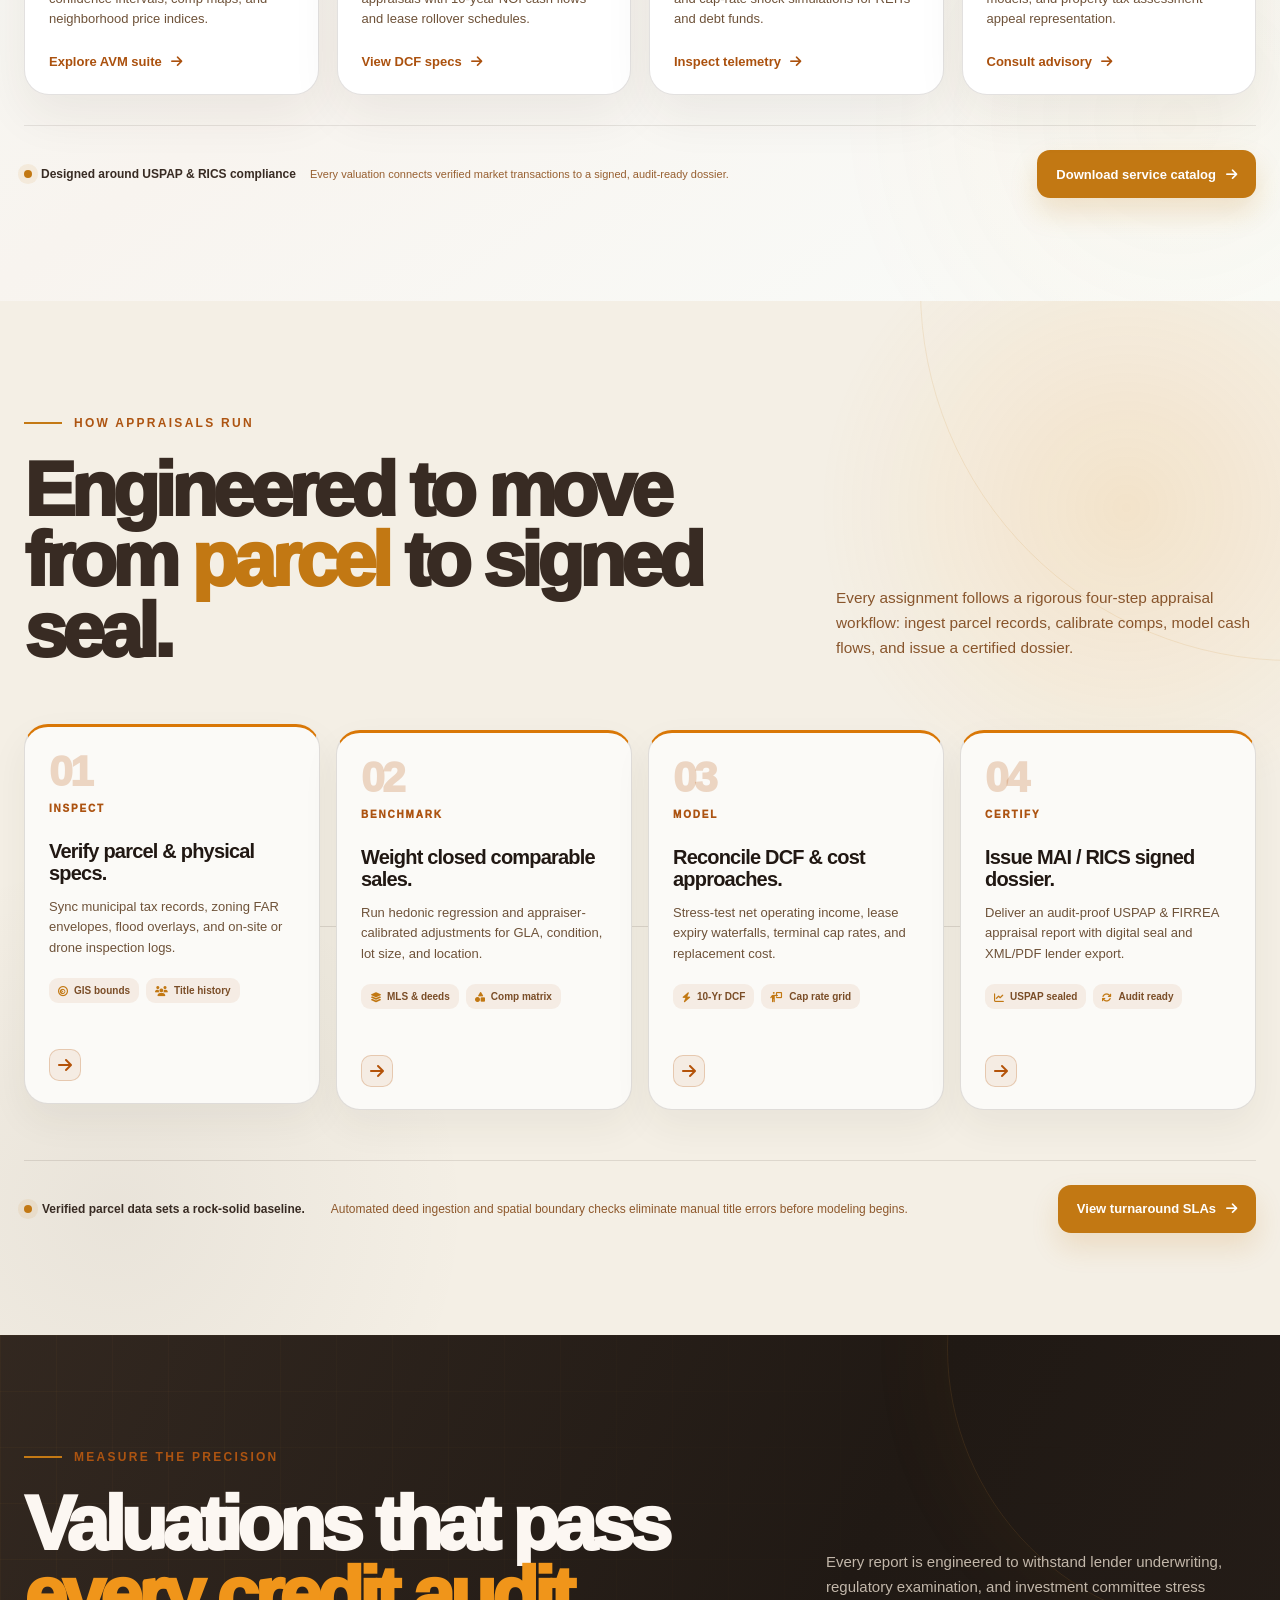
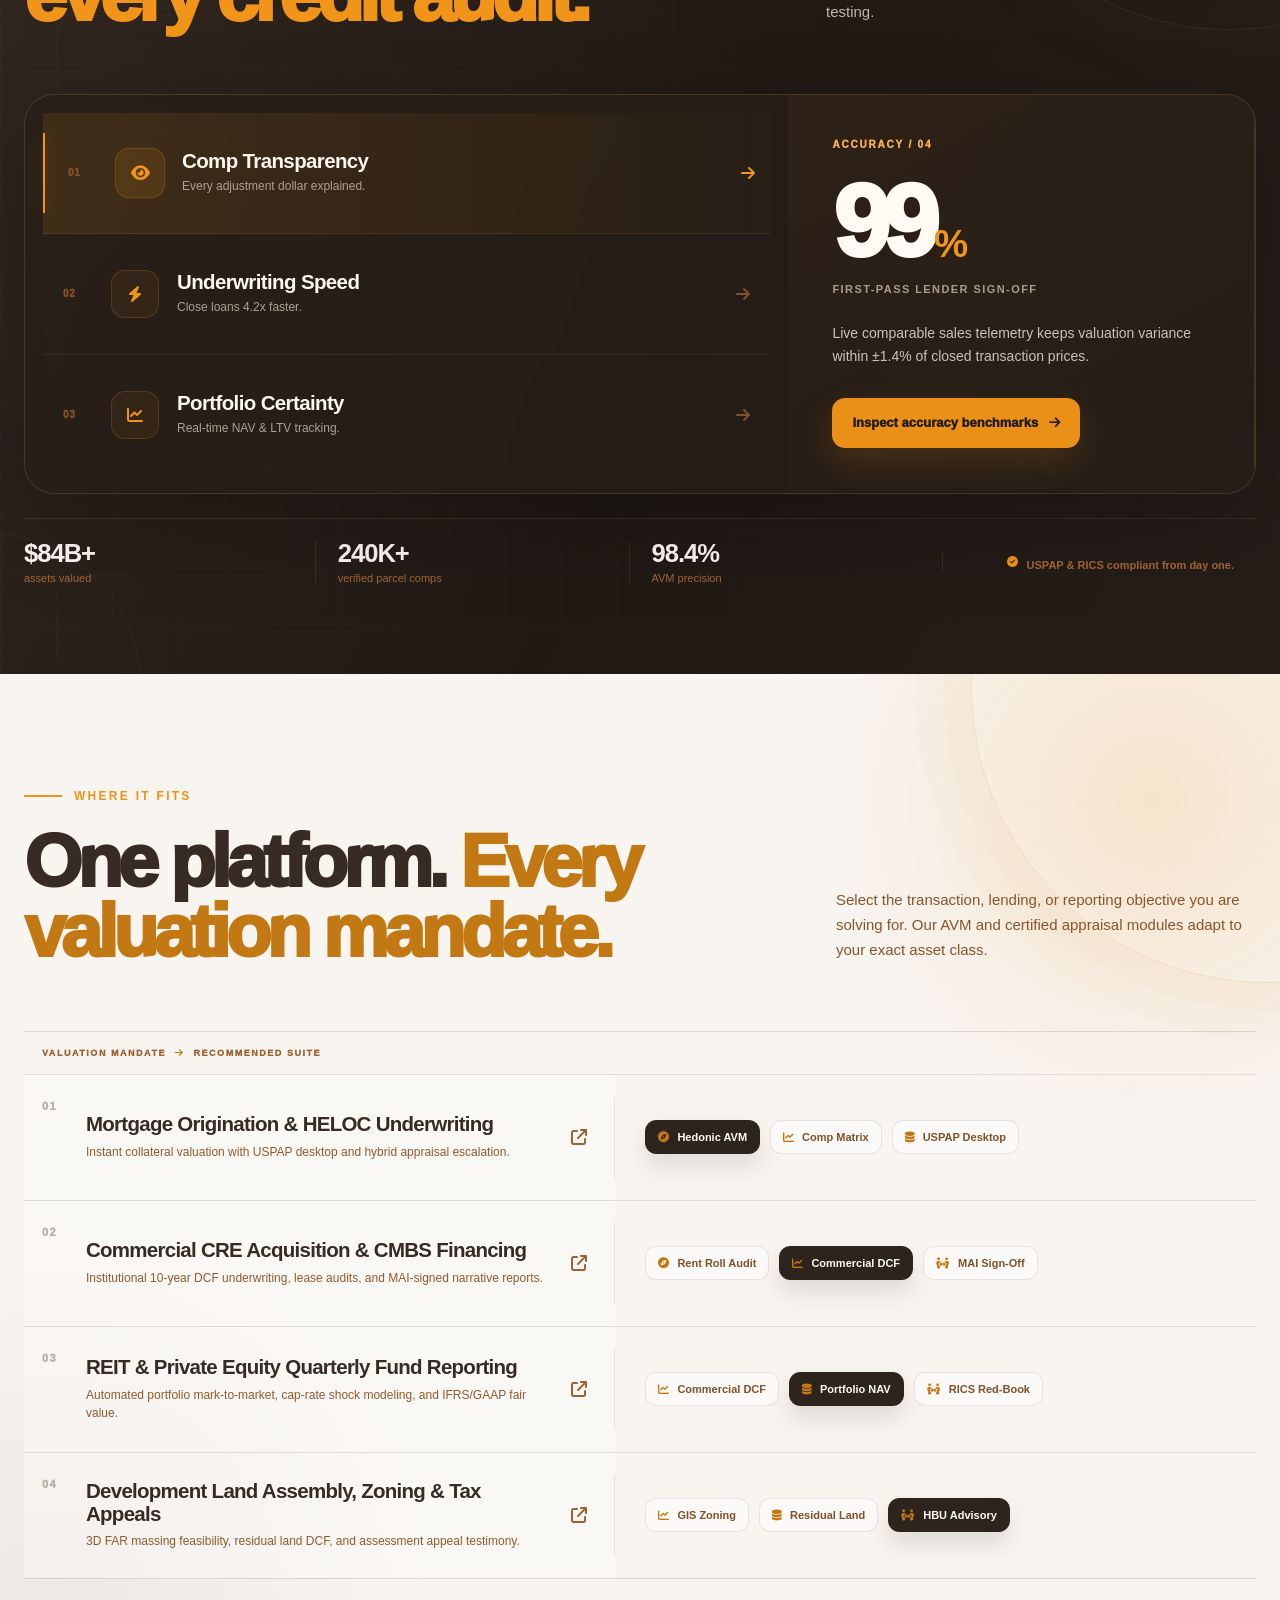
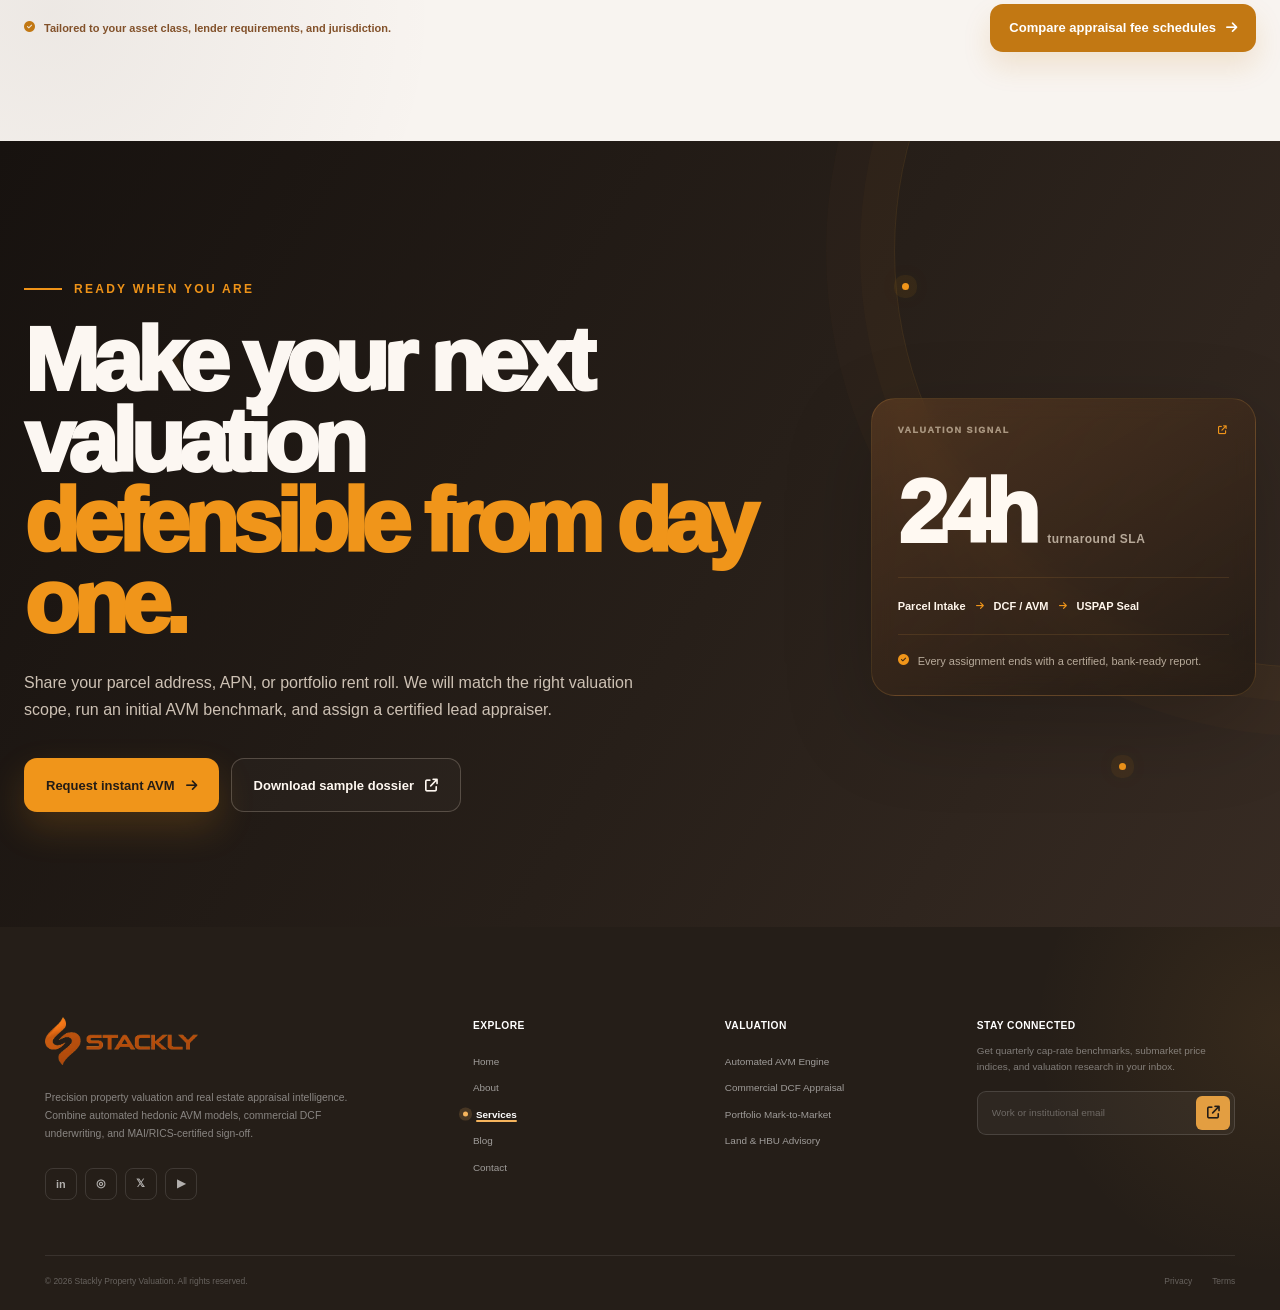
<file: _tmp_services.html>
<!doctype html>
<html lang="en">
<head>
<meta charset="utf-8"><meta name="viewport" content="width=device-width, initial-scale=1">
<meta name="description" content="Stackly Property Valuation services — automated valuation models (AVM), commercial DCF appraisals, REIT portfolio mark-to-market, and land HBU advisory.">
<meta name="theme-color" content="#18120e">
<title>Services — Stackly Property Valuation</title>

<link rel="stylesheet" href="CSS/shared.css">
  <link rel="stylesheet" href="CSS/style.css">
<link rel="stylesheet" href="assets/fontawesome-all.min.css">
<link rel="stylesheet" href="CSS/services.css">
</head>
<body class="services-page">
<header class="site-header" data-header>
  <div class="site-header__inner">
    <a class="site-brand" href="index.html" aria-label="Stackly Property Valuation home"><img class="site-brand__logo" src="assets/stackly-logo-amber.webp" alt="Stackly" width="210" height="72"></a>
    <nav class="site-nav" aria-label="Primary navigation">
      <a href="index.html">Home</a><a href="about.html">About</a><a href="services.html" class="is-active" aria-current="page">Services</a><a href="blog.html">Blog</a><a href="contact.html">Contact</a>
    </nav>
    <div class="site-header__actions"><a class="site-header__login" href="login.html">Login</a><a class="site-header__signup" href="signup.html">Sign Up</a></div>
    <button class="site-menu-toggle" type="button" aria-label="Open navigation" aria-expanded="false" aria-controls="mobile-menu"><span></span><span></span><span></span></button>
  </div>
</header>
<div class="mobile-menu" id="mobile-menu" aria-hidden="true">
  <div class="mobile-menu__top"><a class="site-brand" href="index.html" aria-label="Stackly Property Valuation home"><img class="site-brand__logo" src="assets/stackly-logo-amber.webp" alt="Stackly" width="210" height="72"></a><button class="mobile-menu__close" type="button" aria-label="Close navigation">×</button></div>
  <nav class="mobile-nav" aria-label="Mobile navigation"><a href="index.html">Home</a><a href="about.html">About</a><a href="services.html" class="is-active" aria-current="page">Services</a><a href="blog.html">Blog</a><a href="contact.html">Contact</a></nav>
  <div class="mobile-menu__actions"><a class="site-header__signup" href="signup.html">Sign Up</a><a class="site-header__login" href="login.html">Login</a></div>
</div>
<main>
<section class="services-hero" aria-labelledby="services-title">
  <div class="services-hero__ambient" aria-hidden="true"><span></span><i></i><b></b></div>
  <div class="services-hero__inner">
    <div class="services-hero__intro">
      <div class="services-eyebrow" data-reveal><span></span>Valuation &amp; appraisal services</div>
      <h1 id="services-title" data-service-title><span>Turn complex assets into</span><span><em>certified</em> market value.</span></h1>
      <p class="services-lead" data-reveal>From instant residential AVM feeds to institutional commercial DCF appraisals and quarterly REIT portfolio mark-to-market, we deliver audit-ready valuation intelligence.</p>
      <div class="services-actions" data-reveal>
        <a class="services-btn services-btn--primary" href="#service-map">Explore valuation services <i class="fa-solid fa-arrow-right" aria-hidden="true"></i></a>
        <a class="services-btn services-btn--ghost" href="#service-map"><span class="services-play"><i class="fa-solid fa-play" aria-hidden="true"></i></span> See how appraisals run</a>
      </div>
      <div class="services-proof" data-reveal aria-label="Service highlights">
        <div><strong><span class="service-counter" data-value="240">0</span>K+</strong><span>Verified comps</span></div>
        <div><strong><span class="service-counter" data-value="24">0</span>h</strong><span>Desktop AVM SLA</span></div>
        <div><strong><span class="service-counter" data-value="99">0</span>%</strong><span>Lender acceptance</span></div>
      </div>
    </div>
    <div class="service-map" id="service-map" aria-label="Stackly valuation architecture">
      <div class="service-map__header" data-reveal><span>STACKLY VALUATION ARCHITECTURE</span><small class="service-map__flow"><span>Inspect</span><i class="fa-solid fa-arrow-right" aria-hidden="true"></i><span>Model</span><i class="fa-solid fa-arrow-right" aria-hidden="true"></i><span>Certify</span></small></div>
      <div class="service-map__rail" aria-hidden="true"><span></span><span></span><span></span><span></span></div>
      <div class="service-lane service-lane--active" data-service="strategy" tabindex="0" aria-label="Automated Valuation Models service">
        <span class="service-lane__number">01</span><span class="service-lane__icon"><i class="fa-solid fa-compass" aria-hidden="true"></i></span><div><strong>Automated Valuation Models (AVM)</strong><p>Instant hedonic pricing, MLS comp weighting, and confidence scoring for residential &amp; multifamily lenders.</p></div><span class="service-lane__arrow"><i class="fa-solid fa-arrow-up-right-from-square" aria-hidden="true"></i></span>
      </div>
      <div class="service-lane" data-service="intelligence" tabindex="0" aria-label="Commercial DCF Appraisal service">
        <span class="service-lane__number">02</span><span class="service-lane__icon"><i class="fa-solid fa-chart-line" aria-hidden="true"></i></span><div><strong>Commercial &amp; Income Appraisals</strong><p>10-year DCF cash-flow modeling, NOI cap-rate matrices, and rent-roll audits for office, retail &amp; industrial.</p></div><span class="service-lane__arrow"><i class="fa-solid fa-arrow-up-right-from-square" aria-hidden="true"></i></span>
      </div>
      <div class="service-lane" data-service="engineering" tabindex="0" aria-label="REIT & Portfolio Mark-to-Market service">
        <span class="service-lane__number">03</span><span class="service-lane__icon"><i class="fa-solid fa-database" aria-hidden="true"></i></span><div><strong>Portfolio &amp; REIT Mark-to-Market</strong><p>Quarterly NAV revaluations, debt-covenant stress testing, and IFRS/GAAP fair-value reporting across funds.</p></div><span class="service-lane__arrow"><i class="fa-solid fa-arrow-up-right-from-square" aria-hidden="true"></i></span>
      </div>
      <div class="service-lane" data-service="advisory" tabindex="0" aria-label="Land, HBU & Tax Appeal Advisory service">
        <span class="service-lane__number">04</span><span class="service-lane__icon"><i class="fa-solid fa-people-arrows" aria-hidden="true"></i></span><div><strong>Land HBU &amp; Tax Appeal Advisory</strong><p>Highest-and-best-use zoning feasibility, residual land valuation, and expert witness litigation support.</p></div><span class="service-lane__arrow"><i class="fa-solid fa-arrow-up-right-from-square" aria-hidden="true"></i></span>
      </div>
      <div class="service-map__status" aria-live="polite"><span></span><strong data-status-title>Hedonic AVM models establish the instant baseline.</strong><small data-status-copy>Calibrate parcel attributes against 240,000+ closed deeds with real-time error bounds.</small></div>
    </div>
  </div>
  <div class="services-scroll"><span>Scroll to explore</span><i class="fa-solid fa-arrow-down" aria-hidden="true"></i></div>
</section>

<section class="services-offer" id="services-offer" aria-labelledby="services-offer-title">
  <div class="services-offer__noise" aria-hidden="true"></div>
  <div class="services-offer__inner">
    <header class="services-offer__heading" data-reveal>
      <div class="services-eyebrow services-eyebrow--light"><span></span>What we deliver</div>
      <div class="services-offer__heading-row">
        <div>
          <h2 id="services-offer-title">Valuation products built for <em>institutional scrutiny.</em></h2>
        </div>
        <p>We combine geospatial telemetry, multi-approach financial modeling, and MAI/RICS signatory review — with every deliverable engineered for credit and audit sign-off.</p>
      </div>
    </header>

    <div class="services-offer__deck" data-offer-deck>
      <article class="offer-card offer-card--featured" tabindex="0" data-offer="strategy">
        <div class="offer-card__visual" aria-hidden="true"><span class="visual-bar v1"></span><span class="visual-bar v2"></span><span class="visual-bar v3"></span><span class="visual-bar v4"></span><i class="fa-solid fa-compass"></i></div>
        <div class="offer-card__body"><span class="offer-card__index">01</span><h3>Hedonic AVM &amp; Desktop</h3><p>Generate instant property valuations with confidence intervals, comp maps, and neighborhood price indices.</p><a href="404.html" aria-label="Learn more about Hedonic AVM">Explore AVM suite <i class="fa-solid fa-arrow-right" aria-hidden="true"></i></a></div>
      </article>
      <article class="offer-card" tabindex="0" data-offer="intelligence">
        <div class="offer-card__visual" aria-hidden="true"><span class="visual-ring"></span><span class="visual-point p1"></span><span class="visual-point p2"></span><i class="fa-solid fa-chart-line"></i></div>
        <div class="offer-card__body"><span class="offer-card__index">02</span><h3>Commercial DCF Dossiers</h3><p>Full USPAP &amp; FIRREA narrative appraisals with 10-year NOI cash flows and lease rollover schedules.</p><a href="404.html" aria-label="Learn more about Commercial DCF Dossiers">View DCF specs <i class="fa-solid fa-arrow-right" aria-hidden="true"></i></a></div>
      </article>
      <article class="offer-card" tabindex="0" data-offer="engineering">
        <div class="offer-card__visual" aria-hidden="true"><span class="pipeline-line"></span><span class="pipeline-node n1"></span><span class="pipeline-node n2"></span><span class="pipeline-node n3"></span><i class="fa-solid fa-database"></i></div>
        <div class="offer-card__body"><span class="offer-card__index">03</span><h3>Portfolio NAV Analytics</h3><p>Continuous mark-to-market monitoring and cap-rate shock simulations for REITs and debt funds.</p><a href="404.html" aria-label="Learn more about Portfolio NAV Analytics">Inspect telemetry <i class="fa-solid fa-arrow-right" aria-hidden="true"></i></a></div>
      </article>
      <article class="offer-card" tabindex="0" data-offer="advisory">
        <div class="offer-card__visual" aria-hidden="true"><span class="people-dot d1"></span><span class="people-dot d2"></span><span class="people-dot d3"></span><span class="people-link l1"></span><span class="people-link l2"></span><i class="fa-solid fa-people-arrows"></i></div>
        <div class="offer-card__body"><span class="offer-card__index">04</span><h3>Land HBU &amp; Tax Appeals</h3><p>Zoning massing studies, residual land models, and property tax assessment appeal representation.</p><a href="404.html" aria-label="Learn more about Land HBU & Tax Appeals">Consult advisory <i class="fa-solid fa-arrow-right" aria-hidden="true"></i></a></div>
      </article>
    </div>

    <div class="services-offer__footer" data-reveal>
      <div class="offer-proof"><span class="offer-proof__dot"></span><strong data-offer-status>Designed around USPAP &amp; RICS compliance</strong><small data-offer-copy>Every valuation connects verified market transactions to a signed, audit-ready dossier.</small></div>
      <a class="services-offer__cta" href="404.html">Download service catalog <i class="fa-solid fa-arrow-right" aria-hidden="true"></i></a>
    </div>
  </div>
</section>

<section class="services-delivery" id="services-delivery" aria-labelledby="services-delivery-title">
  <div class="services-delivery__glow" aria-hidden="true"></div>
  <div class="services-delivery__inner">
    <header class="services-delivery__header" data-reveal>
      <div class="services-eyebrow services-eyebrow--light"><span></span>How appraisals run</div>
      <div class="services-delivery__headline">
        <h2 id="services-delivery-title">Engineered to move from <em>parcel</em> to signed seal.</h2>
        <p>Every assignment follows a rigorous four-step appraisal workflow: ingest parcel records, calibrate comps, model cash flows, and issue a certified dossier.</p>
      </div>
    </header>

    <div class="delivery-cards" data-delivery-stage>
      <div class="delivery-cards__rail" aria-hidden="true"><span></span><span></span><span></span><span></span></div>
      <article class="delivery-card is-active" data-delivery-step="align" tabindex="0" role="link" aria-label="Open Inspect step details">
        <div class="delivery-card__top"><span class="delivery-card__number">01</span><span class="delivery-card__kicker">INSPECT</span></div>
        <div class="delivery-card__content">
          <h3>Verify parcel &amp; physical specs.</h3>
          <p>Sync municipal tax records, zoning FAR envelopes, flood overlays, and on-site or drone inspection logs.</p>
          <div class="delivery-card__meta"><span><i class="fa-solid fa-bullseye" aria-hidden="true"></i> GIS bounds</span><span><i class="fa-solid fa-users" aria-hidden="true"></i> Title history</span></div>
        </div>
        <span class="delivery-card__action" aria-hidden="true"><i class="fa-solid fa-arrow-right"></i></span>
      </article>
      <article class="delivery-card" data-delivery-step="build" tabindex="0" role="link" aria-label="Open Benchmark step details">
        <div class="delivery-card__top"><span class="delivery-card__number">02</span><span class="delivery-card__kicker">BENCHMARK</span></div>
        <div class="delivery-card__content">
          <h3>Weight closed comparable sales.</h3>
          <p>Run hedonic regression and appraiser-calibrated adjustments for GLA, condition, lot size, and location.</p>
          <div class="delivery-card__meta"><span><i class="fa-solid fa-layer-group" aria-hidden="true"></i> MLS &amp; deeds</span><span><i class="fa-solid fa-shapes" aria-hidden="true"></i> Comp matrix</span></div>
        </div>
        <span class="delivery-card__action" aria-hidden="true"><i class="fa-solid fa-arrow-right"></i></span>
      </article>
      <article class="delivery-card" data-delivery-step="activate" tabindex="0" role="link" aria-label="Open Model step details">
        <div class="delivery-card__top"><span class="delivery-card__number">03</span><span class="delivery-card__kicker">MODEL</span></div>
        <div class="delivery-card__content">
          <h3>Reconcile DCF &amp; cost approaches.</h3>
          <p>Stress-test net operating income, lease expiry waterfalls, terminal cap rates, and replacement cost.</p>
          <div class="delivery-card__meta"><span><i class="fa-solid fa-bolt" aria-hidden="true"></i> 10-Yr DCF</span><span><i class="fa-solid fa-person-chalkboard" aria-hidden="true"></i> Cap rate grid</span></div>
        </div>
        <span class="delivery-card__action" aria-hidden="true"><i class="fa-solid fa-arrow-right"></i></span>
      </article>
      <article class="delivery-card" data-delivery-step="improve" tabindex="0" role="link" aria-label="Open Certify step details">
        <div class="delivery-card__top"><span class="delivery-card__number">04</span><span class="delivery-card__kicker">CERTIFY</span></div>
        <div class="delivery-card__content">
          <h3>Issue MAI / RICS signed dossier.</h3>
          <p>Deliver an audit-proof USPAP &amp; FIRREA appraisal report with digital seal and XML/PDF lender export.</p>
          <div class="delivery-card__meta"><span><i class="fa-solid fa-chart-line" aria-hidden="true"></i> USPAP sealed</span><span><i class="fa-solid fa-arrows-rotate" aria-hidden="true"></i> Audit ready</span></div>
        </div>
        <span class="delivery-card__action" aria-hidden="true"><i class="fa-solid fa-arrow-right"></i></span>
      </article>
    </div>

    <div class="delivery-outcome" data-reveal>
      <div class="delivery-outcome__signal"><span></span><strong data-delivery-title>Verified parcel data sets a rock-solid baseline.</strong></div>
      <p data-delivery-copy>Automated deed ingestion and spatial boundary checks eliminate manual title errors before modeling begins.</p>
      <a href="404.html" class="delivery-outcome__cta">View turnaround SLAs <i class="fa-solid fa-arrow-right" aria-hidden="true"></i></a>
    </div>
  </div>
</section>

<section class="services-impact" id="services-impact" aria-labelledby="services-impact-title">
  <div class="services-impact__orb services-impact__orb--one" aria-hidden="true"></div>
  <div class="services-impact__orb services-impact__orb--two" aria-hidden="true"></div>
  <div class="services-impact__inner">
    <header class="services-impact__header" data-reveal>
      <div class="services-eyebrow services-eyebrow--light"><span></span>Measure the precision</div>
      <div class="services-impact__headline">
        <h2 id="services-impact-title">Valuations that pass <em>every credit audit.</em></h2>
        <p>Every report is engineered to withstand lender underwriting, regulatory examination, and investment committee stress testing.</p>
      </div>
    </header>

    <div class="impact-console" data-impact-console>
      <div class="impact-console__lead">
        <span class="impact-console__index">ACCURACY / 04</span>
        <div class="impact-score" aria-label="Lender acceptance 99 percent">
          <strong data-impact-counter="99">0</strong><span>%</span>
          <small>first-pass lender sign-off</small>
        </div>
        <p data-impact-copy>Live comparable sales telemetry keeps valuation variance within ±1.4% of closed transaction prices.</p>
        <a href="404.html" class="impact-console__cta">Inspect accuracy benchmarks <i class="fa-solid fa-arrow-right" aria-hidden="true"></i></a>
      </div>

      <div class="impact-console__bands" role="list" aria-label="Outcome stages">
        <button class="impact-band is-active" type="button" data-impact="visibility" aria-pressed="true">
          <span class="impact-band__number">01</span>
          <span class="impact-band__icon"><i class="fa-solid fa-eye" aria-hidden="true"></i></span>
          <span class="impact-band__body"><strong>Comp Transparency</strong><small>Every adjustment dollar explained.</small></span>
          <i class="impact-band__arrow fa-solid fa-arrow-right" aria-hidden="true"></i>
        </button>
        <button class="impact-band" type="button" data-impact="velocity" aria-pressed="false">
          <span class="impact-band__number">02</span>
          <span class="impact-band__icon"><i class="fa-solid fa-bolt" aria-hidden="true"></i></span>
          <span class="impact-band__body"><strong>Underwriting Speed</strong><small>Close loans 4.2x faster.</small></span>
          <i class="impact-band__arrow fa-solid fa-arrow-right" aria-hidden="true"></i>
        </button>
        <button class="impact-band" type="button" data-impact="value" aria-pressed="false">
          <span class="impact-band__number">03</span>
          <span class="impact-band__icon"><i class="fa-solid fa-chart-line" aria-hidden="true"></i></span>
          <span class="impact-band__body"><strong>Portfolio Certainty</strong><small>Real-time NAV &amp; LTV tracking.</small></span>
          <i class="impact-band__arrow fa-solid fa-arrow-right" aria-hidden="true"></i>
        </button>
      </div>
    </div>

    <div class="impact-proof" data-reveal>
      <div><strong>$84B+</strong><span>assets valued</span></div>
      <div><strong>240K+</strong><span>verified parcel comps</span></div>
      <div><strong>98.4%</strong><span>AVM precision</span></div>
      <div class="impact-proof__note"><i class="fa-solid fa-circle-check" aria-hidden="true"></i><span>USPAP &amp; RICS compliant from day one.</span></div>
    </div>
  </div>
</section>

<section class="services-fit" id="services-fit" aria-labelledby="services-fit-title">
  <div class="services-fit__wash" aria-hidden="true"></div>
  <div class="services-fit__inner">
    <header class="services-fit__header" data-reveal>
      <div class="services-eyebrow"><span></span>Where it fits</div>
      <div class="services-fit__headline">
        <h2 id="services-fit-title">One platform. <em>Every valuation mandate.</em></h2>
        <p>Select the transaction, lending, or reporting objective you are solving for. Our AVM and certified appraisal modules adapt to your exact asset class.</p>
      </div>
    </header>

    <div class="services-fit__matrix" data-reveal>
      <div class="services-fit__axis" aria-hidden="true">
        <span>VALUATION MANDATE</span><i class="fa-solid fa-arrow-right"></i><span>RECOMMENDED SUITE</span>
      </div>
      <div class="fit-row">
        <a class="fit-row__need" href="404.html">
          <span class="fit-row__number">01</span>
          <span><strong>Mortgage Origination &amp; HELOC Underwriting</strong><small>Instant collateral valuation with USPAP desktop and hybrid appraisal escalation.</small></span>
          <i class="fa-solid fa-arrow-up-right-from-square" aria-hidden="true"></i>
        </a>
        <div class="fit-row__mix" aria-label="Services for mortgage origination">
          <span class="fit-chip fit-chip--active"><i class="fa-solid fa-compass"></i> Hedonic AVM</span>
          <span class="fit-chip"><i class="fa-solid fa-chart-line"></i> Comp Matrix</span>
          <span class="fit-chip"><i class="fa-solid fa-database"></i> USPAP Desktop</span>
        </div>
      </div>
      <div class="fit-row">
        <a class="fit-row__need" href="404.html">
          <span class="fit-row__number">02</span>
          <span><strong>Commercial CRE Acquisition &amp; CMBS Financing</strong><small>Institutional 10-year DCF underwriting, lease audits, and MAI-signed narrative reports.</small></span>
          <i class="fa-solid fa-arrow-up-right-from-square" aria-hidden="true"></i>
        </a>
        <div class="fit-row__mix" aria-label="Services for commercial CRE">
          <span class="fit-chip"><i class="fa-solid fa-compass"></i> Rent Roll Audit</span>
          <span class="fit-chip fit-chip--active"><i class="fa-solid fa-chart-line"></i> Commercial DCF</span>
          <span class="fit-chip"><i class="fa-solid fa-people-arrows"></i> MAI Sign-Off</span>
        </div>
      </div>
      <div class="fit-row">
        <a class="fit-row__need" href="404.html">
          <span class="fit-row__number">03</span>
          <span><strong>REIT &amp; Private Equity Quarterly Fund Reporting</strong><small>Automated portfolio mark-to-market, cap-rate shock modeling, and IFRS/GAAP fair value.</small></span>
          <i class="fa-solid fa-arrow-up-right-from-square" aria-hidden="true"></i>
        </a>
        <div class="fit-row__mix" aria-label="Services for REIT reporting">
          <span class="fit-chip"><i class="fa-solid fa-chart-line"></i> Commercial DCF</span>
          <span class="fit-chip fit-chip--active"><i class="fa-solid fa-database"></i> Portfolio NAV</span>
          <span class="fit-chip"><i class="fa-solid fa-people-arrows"></i> RICS Red-Book</span>
        </div>
      </div>
      <div class="fit-row">
        <a class="fit-row__need" href="404.html">
          <span class="fit-row__number">04</span>
          <span><strong>Development Land Assembly, Zoning &amp; Tax Appeals</strong><small>3D FAR massing feasibility, residual land DCF, and assessment appeal testimony.</small></span>
          <i class="fa-solid fa-arrow-up-right-from-square" aria-hidden="true"></i>
        </a>
        <div class="fit-row__mix" aria-label="Services for land and tax appeals">
          <span class="fit-chip"><i class="fa-solid fa-chart-line"></i> GIS Zoning</span>
          <span class="fit-chip"><i class="fa-solid fa-database"></i> Residual Land</span>
          <span class="fit-chip fit-chip--active"><i class="fa-solid fa-people-arrows"></i> HBU Advisory</span>
        </div>
      </div>
    </div>

    <div class="services-fit__footer" data-reveal>
      <span><i class="fa-solid fa-circle-check" aria-hidden="true"></i> Tailored to your asset class, lender requirements, and jurisdiction.</span>
      <a href="404.html">Compare appraisal fee schedules <i class="fa-solid fa-arrow-right" aria-hidden="true"></i></a>
    </div>
  </div>
</section>

<section class="services-final" id="services-final" aria-labelledby="services-final-title">
  <div class="services-final__signal" aria-hidden="true"><span></span><span></span><span></span></div>
  <div class="services-final__inner">
    <div class="services-final__copy" data-reveal>
      <div class="services-eyebrow"><span></span>Ready when you are</div>
      <h2 id="services-final-title">Make your next valuation <em>defensible from day one.</em></h2>
      <p>Share your parcel address, APN, or portfolio rent roll. We will match the right valuation scope, run an initial AVM benchmark, and assign a certified lead appraiser.</p>
      <div class="services-final__actions">
        <a class="services-final__primary" href="404.html">Request instant AVM <i class="fa-solid fa-arrow-right" aria-hidden="true"></i></a>
        <a class="services-final__secondary" href="404.html">Download sample dossier <i class="fa-solid fa-arrow-up-right-from-square" aria-hidden="true"></i></a>
      </div>
    </div>
    <div class="services-final__panel" data-reveal>
      <div class="final-panel__top"><span>VALUATION SIGNAL</span><i class="fa-solid fa-arrow-up-right-from-square" aria-hidden="true"></i></div>
      <div class="final-panel__metric"><strong>24h</strong><span>turnaround SLA</span></div>
      <div class="final-panel__flow">
        <span>Parcel Intake</span><i class="fa-solid fa-arrow-right"></i><span>DCF / AVM</span><i class="fa-solid fa-arrow-right"></i><span>USPAP Seal</span>
      </div>
      <div class="final-panel__note"><i class="fa-solid fa-circle-check" aria-hidden="true"></i><span>Every assignment ends with a certified, bank-ready report.</span></div>
    </div>
  </div>
</section>

</main>
<footer class="site-footer" id="contact">
  <div class="site-footer__container"><div class="site-footer__main">
    <div class="site-footer__brand-col"><a class="site-brand site-brand--footer" href="index.html" aria-label="Stackly Property Valuation home"><img class="site-brand__logo" src="assets/stackly-logo-amber.webp" alt="Stackly" width="210" height="72"></a><p>Precision property valuation and real estate appraisal intelligence. Combine automated hedonic AVM models, commercial DCF underwriting, and MAI/RICS-certified sign-off.</p><div class="site-footer__socials" aria-label="Social links"><a href="404.html" aria-label="LinkedIn">in</a><a href="404.html" aria-label="Instagram">◎</a><a href="404.html" aria-label="X">𝕏</a><a href="404.html" aria-label="YouTube">▶</a></div></div>
    <div class="site-footer__col"><h3>Explore</h3><a href="index.html">Home</a><a href="about.html">About</a><a href="services.html" class="is-active" aria-current="page">Services</a><a href="blog.html">Blog</a><a href="contact.html">Contact</a></div>
    <div class="site-footer__col"><h3>Valuation</h3><a href="404.html">Automated AVM Engine</a><a href="404.html">Commercial DCF Appraisal</a><a href="404.html">Portfolio Mark-to-Market</a><a href="404.html">Land &amp; HBU Advisory</a></div>
    <div class="site-footer__newsletter"><h3>Stay connected</h3><p>Get quarterly cap-rate benchmarks, submarket price indices, and valuation research in your inbox.</p><form class="newsletter-form" novalidate><label class="sr-only" for="newsletter-email">Email address</label><div class="newsletter-form__field"><input id="newsletter-email" name="email" type="email" autocomplete="email" placeholder="Work or institutional email" required><button type="submit" aria-label="Subscribe to newsletter"><i class="fa-solid fa-arrow-up-right-from-square" aria-hidden="true"></i></button></div><small class="newsletter-form__error" role="alert"></small><small class="newsletter-form__success" role="status">You're subscribed. Thanks.</small></form></div>
  </div><div class="site-footer__bottom"><span>© 2026 Stackly Property Valuation. All rights reserved.</span><div><a href="404.html">Privacy</a><a href="404.html">Terms</a></div></div></div>
</footer>
<script src="services.js"></script>
</body></html>
</file>
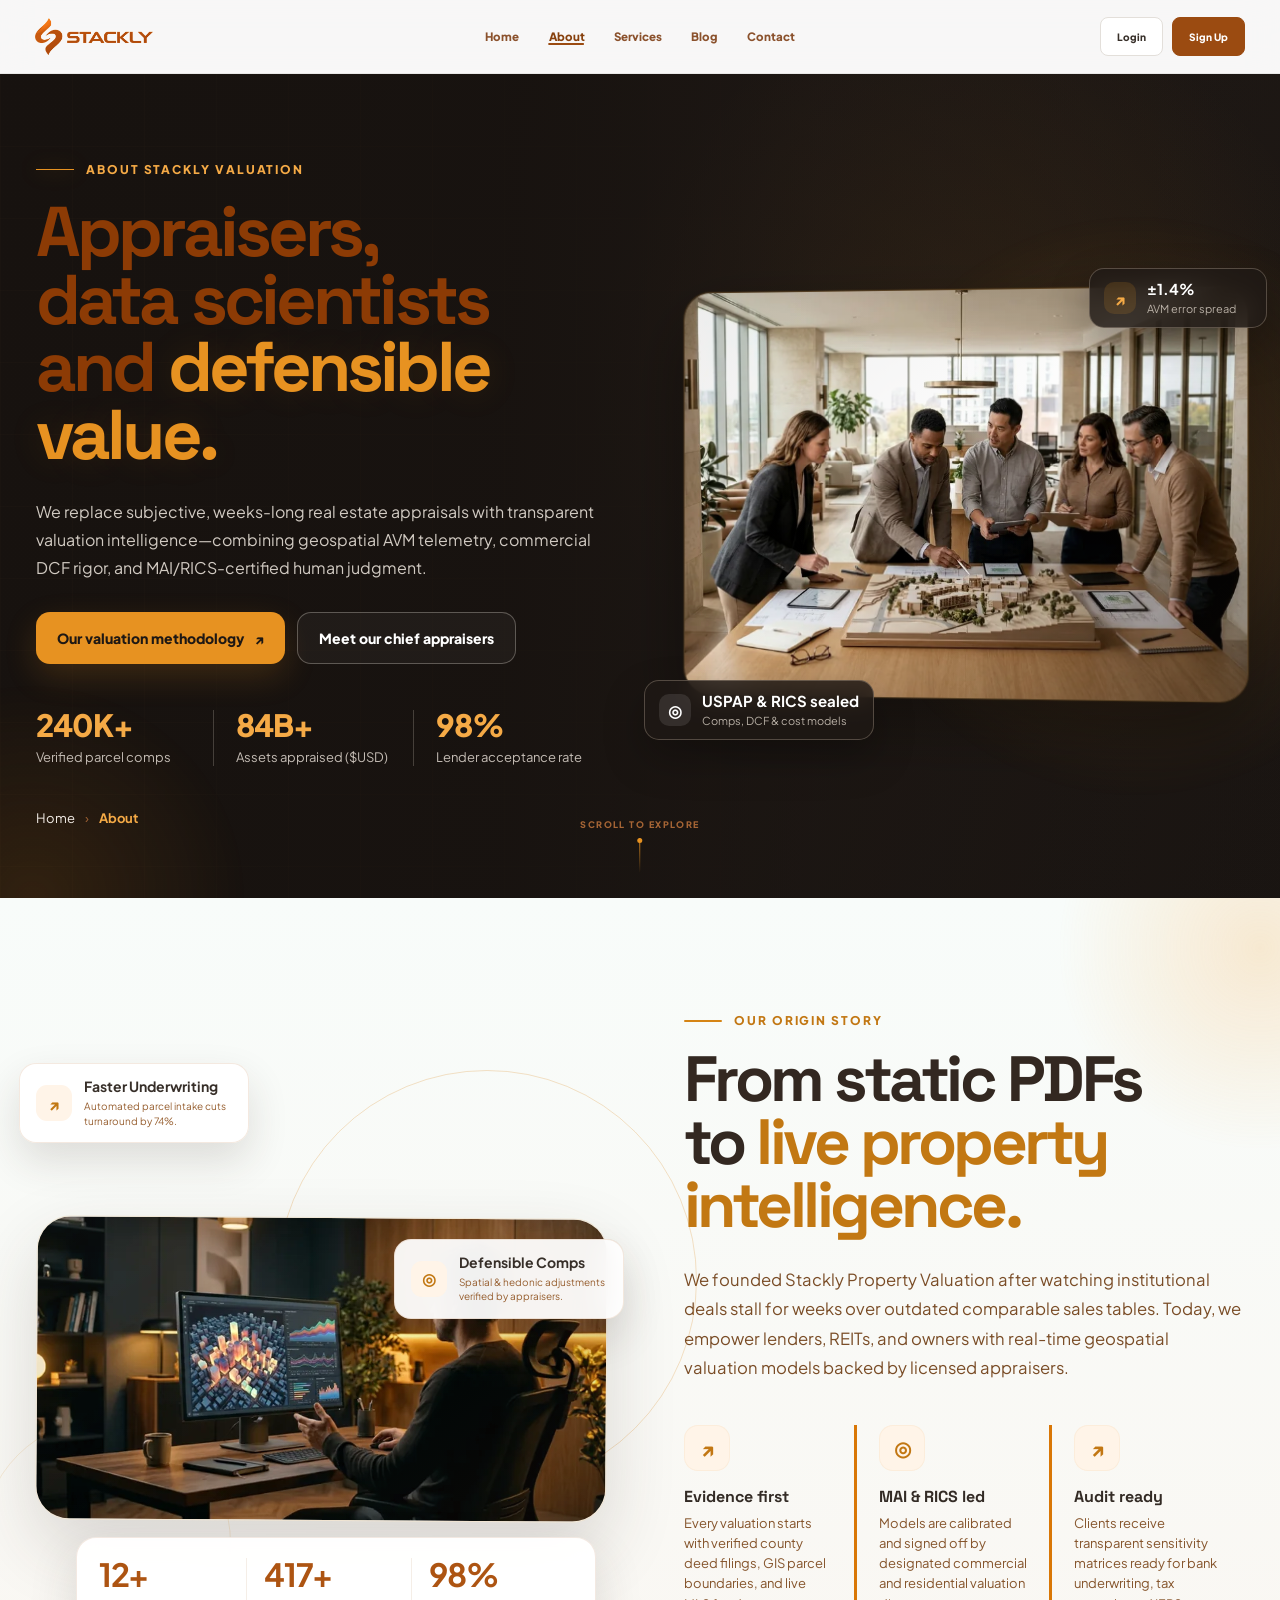
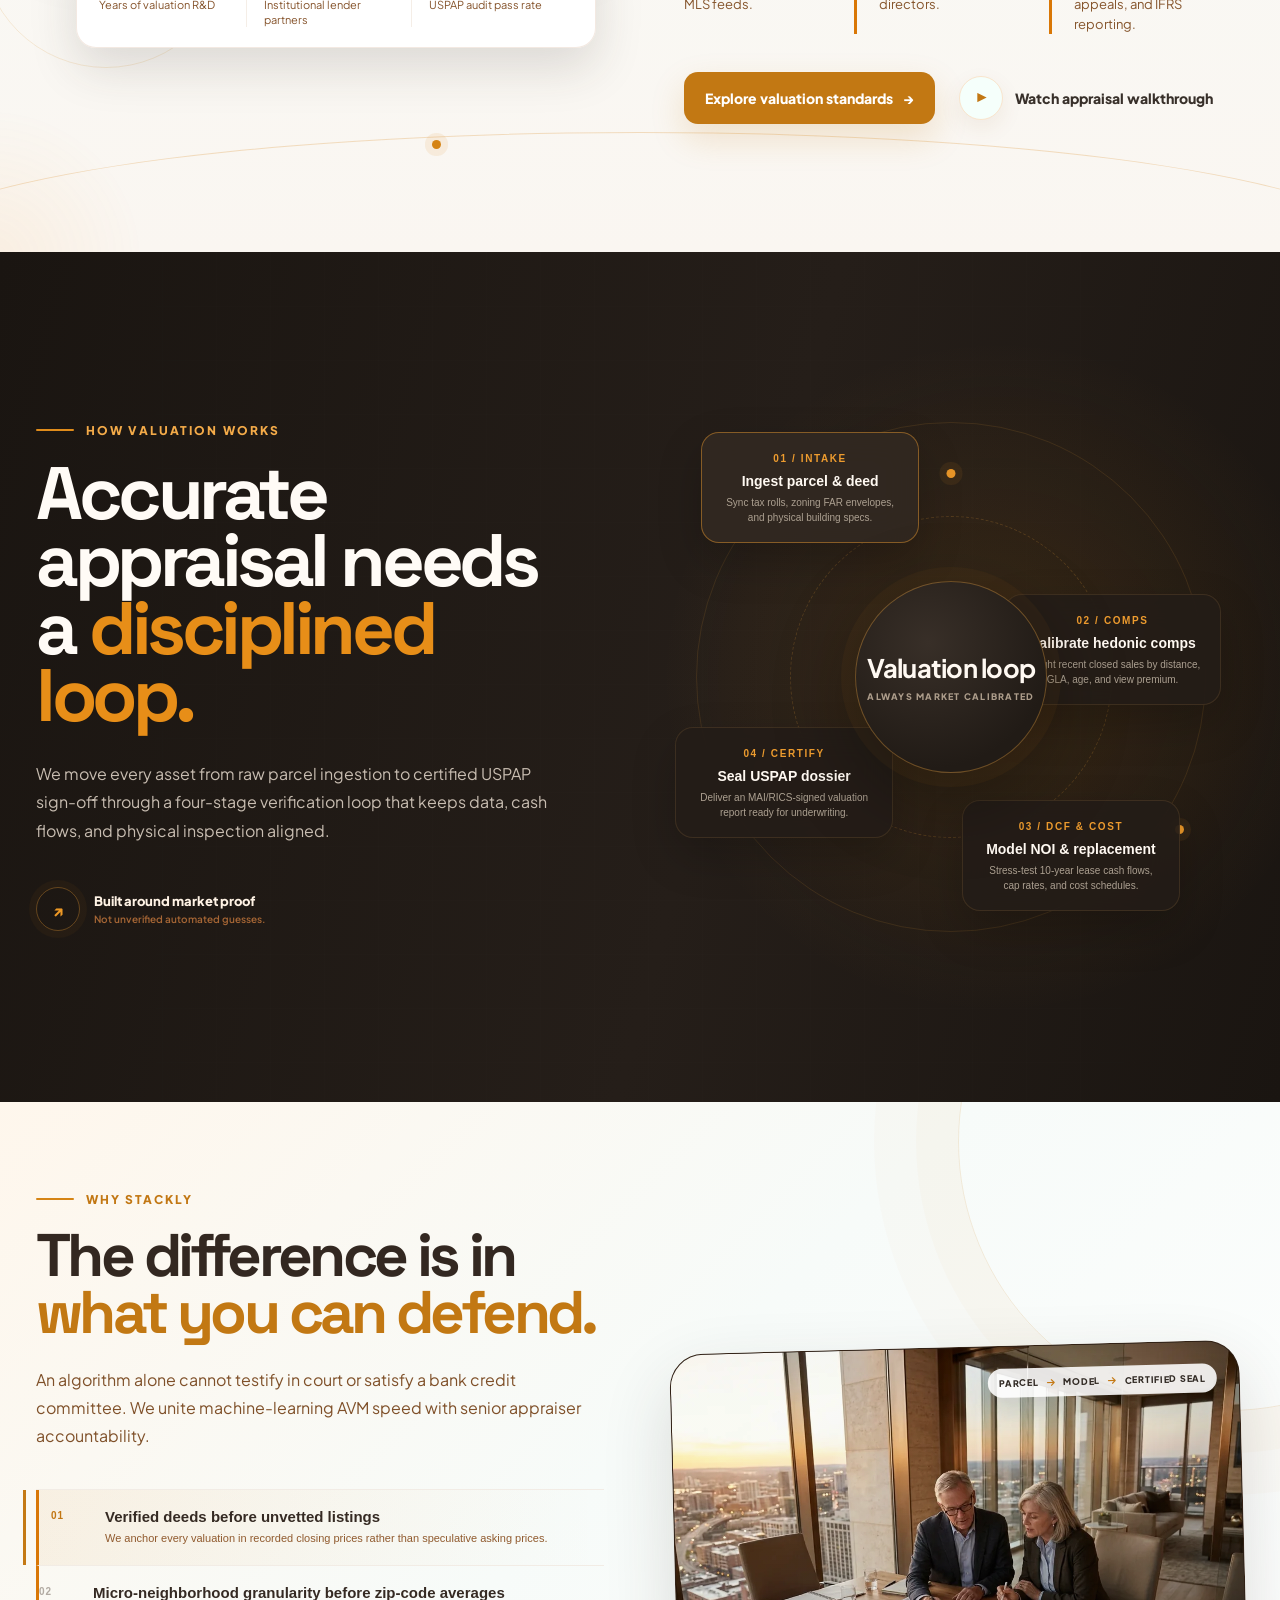
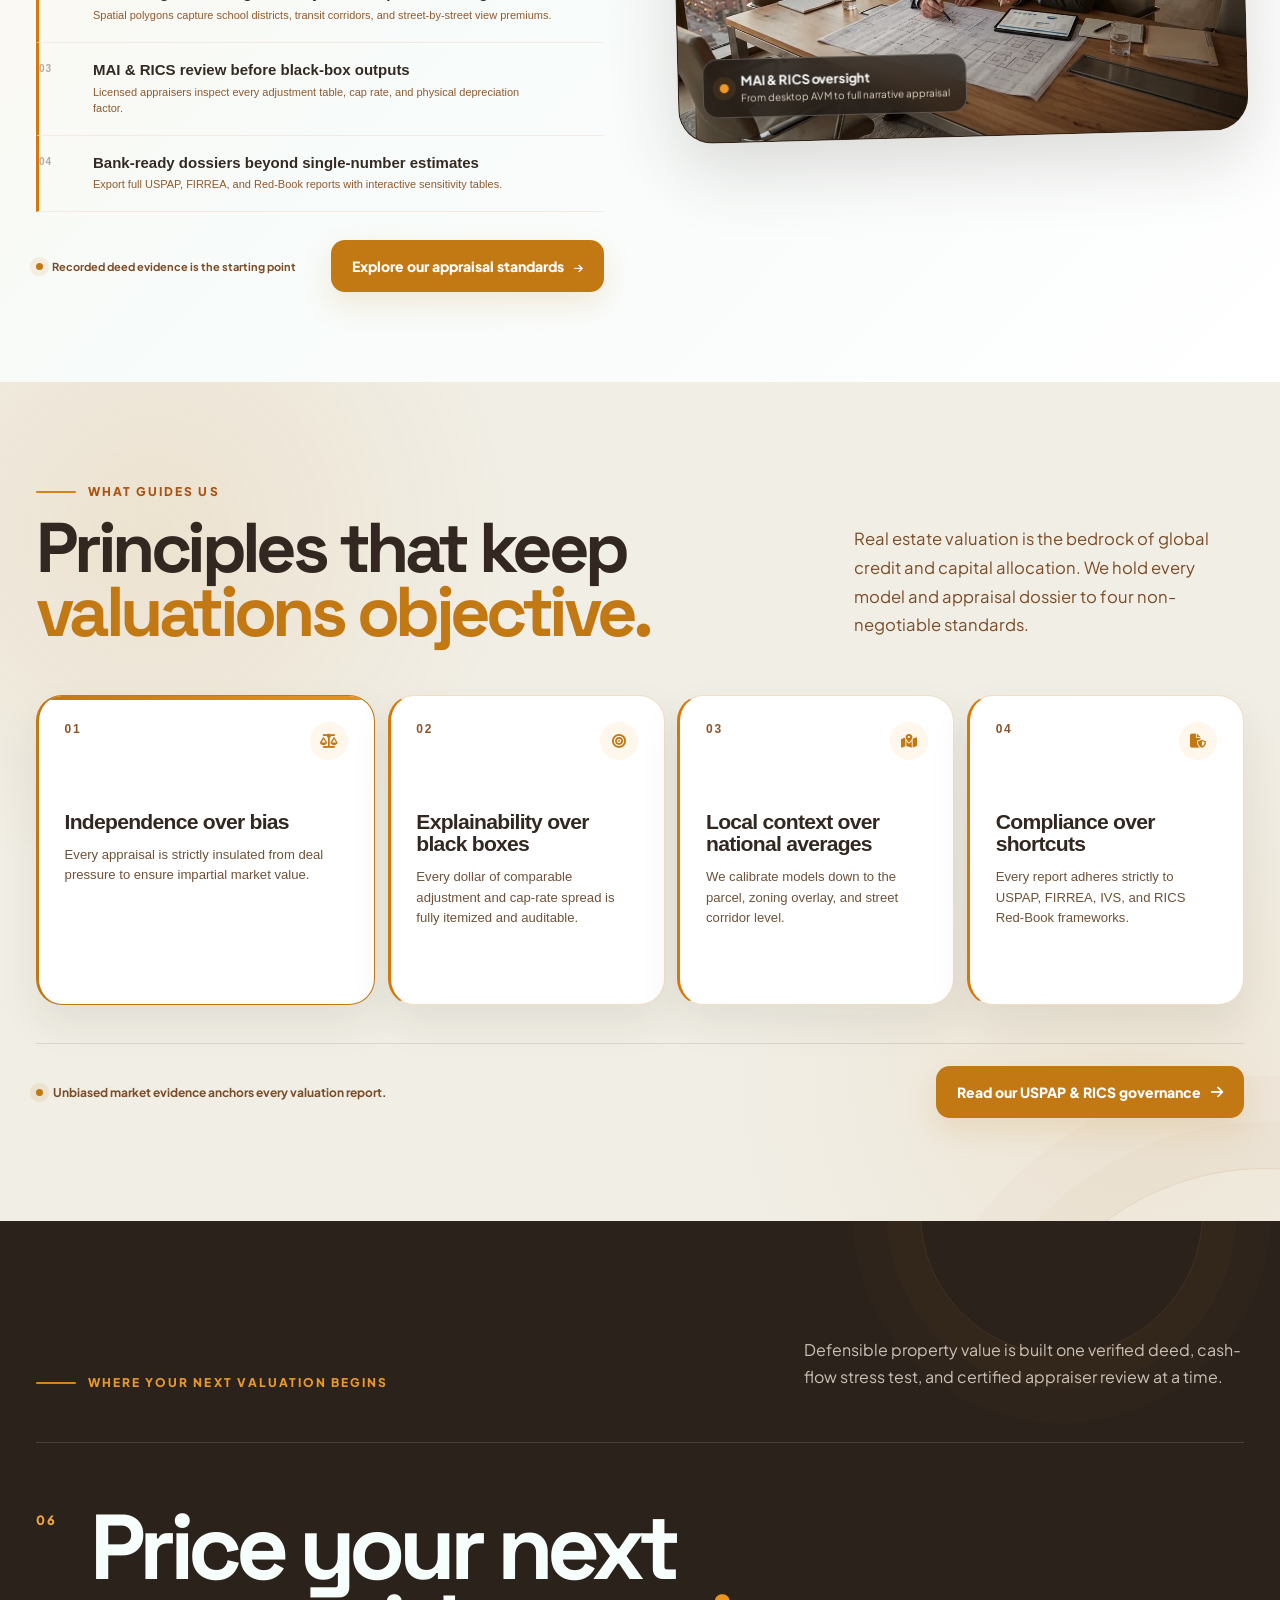
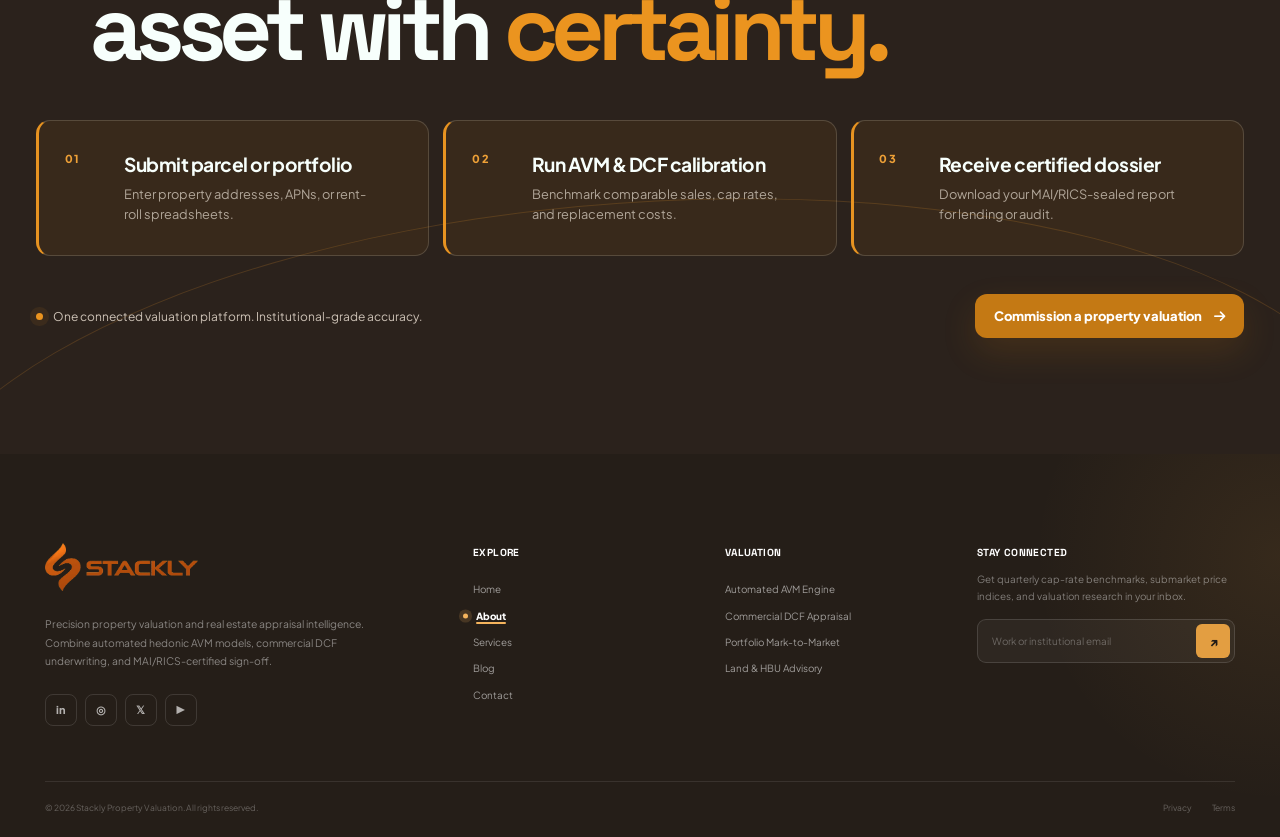
<file: about.html>
<!doctype html>
<html lang="en">
<head>
  <meta charset="utf-8">
  <meta name="viewport" content="width=device-width, initial-scale=1">
  <meta name="description" content="About Stackly Property Valuation — MAI &amp; RICS appraisers, automated valuation models (AVM), and institutional real estate intelligence.">
  <meta name="theme-color" content="#18120e">
  <title>About — Stackly Property Valuation</title>
  <link href="https://fonts.googleapis.com/css2?family=Space+Grotesk:wght@600;700&family=Plus+Jakarta+Sans:wght@400;500;600;700;800&display=swap" rel="stylesheet">
  <link rel="stylesheet" href="CSS/shared.css">
  <link rel="stylesheet" href="CSS/style.css">
  <link rel="stylesheet" href="assets/fontawesome-all.min.css" crossorigin="anonymous" referrerpolicy="no-referrer">
  <link rel="stylesheet" href="CSS/about.css">
</head>
<body class="about-page">
  <header class="site-header" data-header>
    <div class="site-header__inner">
      <a class="site-brand" href="index.html" aria-label="Stackly Property Valuation home">
        <img class="site-brand__logo" src="assets/stackly-logo-amber.webp" alt="Stackly" width="210" height="72">
      </a>
      <nav class="site-nav" aria-label="Primary navigation">
        <a href="index.html">Home</a>
        <a href="about.html" class="is-active" aria-current="page">About</a>
        <a href="services.html">Services</a>
        <a href="blog.html">Blog</a>
        <a href="contact.html">Contact</a>
      </nav>
      <div class="site-header__actions">
        <a class="site-header__login" href="login.html">Login</a>
        <a class="site-header__signup" href="signup.html">Sign Up</a>
      </div>
      <button class="site-menu-toggle" type="button" aria-label="Open navigation" aria-expanded="false" aria-controls="mobile-menu">
        <span></span><span></span><span></span>
      </button>
    </div>
  </header>

  <div class="mobile-menu" id="mobile-menu" aria-hidden="true">
    <div class="mobile-menu__top">
      <a class="site-brand" href="index.html" aria-label="Stackly Property Valuation home">
        <img class="site-brand__logo" src="assets/stackly-logo-amber.webp" alt="Stackly" width="210" height="72">
      </a>
      <button class="mobile-menu__close" type="button" aria-label="Close navigation">×</button>
    </div>
    <nav class="mobile-nav" aria-label="Mobile navigation">
      <a href="index.html">Home</a>
      <a href="about.html" class="is-active" aria-current="page">About</a>
      <a href="services.html">Services</a>
      <a href="blog.html">Blog</a>
      <a href="contact.html">Contact</a>
    </nav>
    <div class="mobile-menu__actions">
      <a class="site-header__signup" href="signup.html">Sign Up</a>
      <a class="site-header__login" href="login.html">Login</a>
    </div>
  </div>

  <main>
    <section class="about-hero" aria-labelledby="about-hero-title">
      <div class="about-hero__backdrop" aria-hidden="true"></div>
      <div class="about-hero__glow about-hero__glow--one" aria-hidden="true"></div>
      <div class="about-hero__glow about-hero__glow--two" aria-hidden="true"></div>
      <div class="about-hero__grid-lines" aria-hidden="true"></div>

      <div class="about-hero__inner">
        <div class="about-hero__content">
          <div class="about-hero__eyebrow" data-aos="fade-up">
            <span></span>
            About Stackly Valuation
          </div>

          <h1 id="about-hero-title" data-about-title>
            <span>Appraisers, data scientists</span>
            <span>and <em>defensible value.</em></span>
          </h1>

          <p class="about-hero__lead" data-aos="fade-up" data-aos-delay="100">
            We replace subjective, weeks-long real estate appraisals with transparent valuation intelligence—combining geospatial AVM telemetry, commercial DCF rigor, and MAI/RICS-certified human judgment.
          </p>

          <div class="about-hero__actions" data-aos="fade-up" data-aos-delay="180">
            <a class="about-button about-button--primary magnetic-button" href="#about-story">
              Our valuation methodology <span aria-hidden="true">↗</span>
            </a>
            <a class="about-button about-button--ghost magnetic-button" href="404.html">
              Meet our chief appraisers
            </a>
          </div>

          <div class="about-hero__stats" aria-label="Stackly property valuation highlights" data-aos="fade-up" data-aos-delay="260">
            <div class="about-stat">
              <strong><span class="about-counter" data-target="240" data-suffix="K+">240K+</span></strong>
              <span>Verified parcel comps</span>
            </div>
            <div class="about-stat">
              <strong><span class="about-counter" data-target="84" data-suffix="B+">84B+</span></strong>
              <span>Assets appraised ($USD)</span>
            </div>
            <div class="about-stat">
              <strong><span class="about-counter" data-target="98" data-suffix="%">98%</span></strong>
              <span>Lender acceptance rate</span>
            </div>
          </div>

          <div class="about-hero__crumb" data-aos="fade-up" data-aos-delay="340">
            <a href="index.html">Home</a>
            <span>›</span>
            <strong>About</strong>
          </div>
        </div>

        <div class="about-hero__visual" data-aos="fade-left" data-aos-duration="1050">
          <div class="about-photo-wrap">
            <img src="assets/about/about-team.webp" alt="Certified real estate appraisers and architectural analysts collaborating around a 3D urban scale model" width="1100" height="618">
            <div class="about-photo-overlay" aria-hidden="true"></div>
            <div class="about-photo-shine" aria-hidden="true"></div>
          </div>

          <div class="about-float about-float--top" data-float-card>
            <span class="about-float__icon">↗</span>
            <div>
              <strong>±1.4%</strong>
              <small>AVM error spread</small>
            </div>
          </div>

          <div class="about-float about-float--bottom" data-float-card>
            <span class="about-float__icon about-float__icon--dark">◎</span>
            <div>
              <strong>USPAP &amp; RICS sealed</strong>
              <small>Comps, DCF &amp; cost models</small>
            </div>
          </div>
        </div>
      </div>

      <div class="about-hero__scroll" aria-hidden="true">
        <span>Scroll to explore</span>
        <i></i>
      </div>
    </section>

    <section class="about-story" id="about-story" aria-labelledby="about-story-title">
      <div class="about-story__orb about-story__orb--one" aria-hidden="true"></div>
      <div class="about-story__orb about-story__orb--two" aria-hidden="true"></div>
      <div class="about-story__inner">
        <div class="about-story__copy">
          <div class="about-story__eyebrow" data-aos="fade-up"><span></span>Our origin story</div>
          <h2 id="about-story-title" data-aos="fade-up" data-aos-delay="80">From static PDFs to <em>live property intelligence.</em></h2>
          <p class="about-story__lead" data-aos="fade-up" data-aos-delay="150">
            We founded Stackly Property Valuation after watching institutional deals stall for weeks over outdated comparable sales tables. Today, we empower lenders, REITs, and owners with real-time geospatial valuation models backed by licensed appraisers.
          </p>

          <div class="about-story__pillars" data-aos="fade-up" data-aos-delay="220">
            <article class="story-pillar">
              <span class="story-pillar__icon" aria-hidden="true">↗</span>
              <div><h3>Evidence first</h3><p>Every valuation starts with verified county deed filings, GIS parcel boundaries, and live MLS feeds.</p></div>
            </article>
            <article class="story-pillar">
              <span class="story-pillar__icon" aria-hidden="true">◎</span>
              <div><h3>MAI &amp; RICS led</h3><p>Models are calibrated and signed off by designated commercial and residential valuation directors.</p></div>
            </article>
            <article class="story-pillar">
              <span class="story-pillar__icon" aria-hidden="true">↗</span>
              <div><h3>Audit ready</h3><p>Clients receive transparent sensitivity matrices ready for bank underwriting, tax appeals, and IFRS reporting.</p></div>
            </article>
          </div>

          <div class="about-story__actions" data-aos="fade-up" data-aos-delay="290">
            <a class="about-button about-button--story" href="404.html">Explore valuation standards <span aria-hidden="true">→</span></a>
            <a class="story-play" href="404.html"><span aria-hidden="true">▶</span><strong>Watch appraisal walkthrough</strong></a>
          </div>
        </div>

        <div class="about-story__visual" data-aos="fade-left" data-aos-duration="1050">
          <div class="story-photo">
            <img src="assets/about/about-story-clean.webp" alt="Real estate data scientist analyzing a 3D urban neighborhood valuation heatmap" width="720" height="405" loading="lazy">
            <span class="story-photo__shine" aria-hidden="true"></span>
          </div>
          <div class="story-card story-card--top">
            <span class="story-card__icon">↗</span>
            <div><strong>Faster underwriting</strong><small>Automated parcel intake cuts turnaround by 74%.</small></div>
          </div>
          <div class="story-card story-card--right">
            <span class="story-card__icon">◎</span>
            <div><strong>Defensible comps</strong><small>Spatial &amp; hedonic adjustments verified by appraisers.</small></div>
          </div>
          <div class="story-metrics" aria-label="Stackly valuation metrics">
            <div><strong><span class="story-counter" data-target="12" data-suffix="+">12+</span></strong><small>Years of valuation R&amp;D</small></div>
            <div><strong><span class="story-counter" data-target="420" data-suffix="+">420+</span></strong><small>Institutional lender partners</small></div>
            <div><strong><span class="story-counter" data-target="99" data-suffix="%">99%</span></strong><small>USPAP audit pass rate</small></div>
          </div>
          <div class="story-orbit story-orbit--one" aria-hidden="true"></div>
          <div class="story-orbit story-orbit--two" aria-hidden="true"></div>
        </div>
      </div>
      <div class="about-story__curve" aria-hidden="true"><span></span></div>
    </section>

    <section class="about-approach" id="about-approach" aria-labelledby="about-approach-title">
      <div class="about-approach__inner">
        <div class="about-approach__intro">
          <div class="about-approach__eyebrow" data-aos="fade-up"><span></span>How valuation works</div>
          <h2 id="about-approach-title" data-aos="fade-up" data-aos-delay="80">Accurate appraisal needs a <em>disciplined loop.</em></h2>
          <p class="about-approach__lead" data-aos="fade-up" data-aos-delay="150">We move every asset from raw parcel ingestion to certified USPAP sign-off through a four-stage verification loop that keeps data, cash flows, and physical inspection aligned.</p>
          <div class="about-approach__signature" data-aos="fade-up" data-aos-delay="220"><i aria-hidden="true">↗</i><div>Built around market proof<small>Not unverified automated guesses.</small></div></div>
        </div>

        <div class="about-approach__loop" data-aos="zoom-in" data-aos-duration="1000">
          <div class="approach-dial" aria-label="Stackly valuation loop">
            <span class="approach-dial__ring approach-dial__ring--outer" aria-hidden="true"></span>
            <span class="approach-dial__ring approach-dial__ring--inner" aria-hidden="true"></span>
            <span class="approach-pulse" aria-hidden="true"></span><span class="approach-pulse" aria-hidden="true"></span>
            <div class="approach-dial__core"><strong data-approach-core>Valuation loop</strong><small data-approach-label>Always market calibrated</small></div>
            <button class="approach-node approach-node--one is-active" type="button" data-approach="Context"><span class="approach-node__num">01 / INTAKE</span><strong>Ingest parcel &amp; deed</strong><p>Sync tax rolls, zoning FAR envelopes, and physical building specs.</p></button>
            <button class="approach-node approach-node--two" type="button" data-approach="Insight"><span class="approach-node__num">02 / COMPS</span><strong>Calibrate hedonic comps</strong><p>Weight recent closed sales by distance, GLA, age, and view premium.</p></button>
            <button class="approach-node approach-node--three" type="button" data-approach="Action"><span class="approach-node__num">03 / DCF &amp; COST</span><strong>Model NOI &amp; replacement</strong><p>Stress-test 10-year lease cash flows, cap rates, and cost schedules.</p></button>
            <button class="approach-node approach-node--four" type="button" data-approach="Impact"><span class="approach-node__num">04 / CERTIFY</span><strong>Seal USPAP dossier</strong><p>Deliver an MAI/RICS-signed valuation report ready for underwriting.</p></button>
          </div>
        </div>
      </div>
    </section>

    <section class="about-advantages" id="about-advantages" aria-labelledby="about-advantages-title">
      <div class="about-advantages__ambient about-advantages__ambient--one" aria-hidden="true"></div>
      <div class="about-advantages__ambient about-advantages__ambient--two" aria-hidden="true"></div>
      <div class="about-advantages__inner">
        <div class="about-advantages__visual" data-aos="fade-right" data-aos-duration="1050">
          <div class="advantage-frame">
            <img src="assets/about/about-advantage-clean.webp" alt="Two senior real estate appraisers reviewing architectural floor plans in a penthouse office overlooking the city" width="1080" height="720" loading="lazy">
            <span class="advantage-frame__wash" aria-hidden="true"></span>
            <div class="advantage-frame__tag">
              <span class="advantage-frame__dot" aria-hidden="true"></span>
              <div><strong>MAI &amp; RICS oversight</strong><small>From desktop AVM to full narrative appraisal</small></div>
            </div>
            <div class="advantage-frame__route" aria-hidden="true"><span>Parcel</span><i class="fa-solid fa-arrow-right"></i><span>Model</span><i class="fa-solid fa-arrow-right"></i><span>Certified Seal</span></div>
          </div>
        </div>

        <div class="about-advantages__content">
          <div class="about-advantages__eyebrow" data-aos="fade-up"><span></span>Why Stackly</div>
          <h2 id="about-advantages-title" data-aos="fade-up" data-aos-delay="80">The difference is in <em>what you can defend.</em></h2>
          <p class="about-advantages__lead" data-aos="fade-up" data-aos-delay="150">An algorithm alone cannot testify in court or satisfy a bank credit committee. We unite machine-learning AVM speed with senior appraiser accountability.</p>

          <div class="advantage-list" data-aos="fade-up" data-aos-delay="220">
            <button class="advantage-item is-active" type="button" data-advantage="clarity">
              <span class="advantage-item__index">01</span>
              <span class="advantage-item__body"><strong>Verified deeds before unvetted listings</strong><small>We anchor every valuation in recorded closing prices rather than speculative asking prices.</small></span>
              <span class="advantage-item__mark" aria-hidden="true"><i class="fa-solid fa-arrow-up-right"></i></span>
            </button>
            <button class="advantage-item" type="button" data-advantage="context">
              <span class="advantage-item__index">02</span>
              <span class="advantage-item__body"><strong>Micro-neighborhood granularity before zip-code averages</strong><small>Spatial polygons capture school districts, transit corridors, and street-by-street view premiums.</small></span>
              <span class="advantage-item__mark" aria-hidden="true"><i class="fa-solid fa-arrow-up-right"></i></span>
            </button>
            <button class="advantage-item" type="button" data-advantage="action">
              <span class="advantage-item__index">03</span>
              <span class="advantage-item__body"><strong>MAI &amp; RICS review before black-box outputs</strong><small>Licensed appraisers inspect every adjustment table, cap rate, and physical depreciation factor.</small></span>
              <span class="advantage-item__mark" aria-hidden="true"><i class="fa-solid fa-arrow-up-right"></i></span>
            </button>
            <button class="advantage-item" type="button" data-advantage="partnership">
              <span class="advantage-item__index">04</span>
              <span class="advantage-item__body"><strong>Bank-ready dossiers beyond single-number estimates</strong><small>Export full USPAP, FIRREA, and Red-Book reports with interactive sensitivity tables.</small></span>
              <span class="advantage-item__mark" aria-hidden="true"><i class="fa-solid fa-arrow-up-right"></i></span>
            </button>
          </div>

          <div class="about-advantages__footer" data-aos="fade-up" data-aos-delay="300">
            <span class="about-advantages__status"><i aria-hidden="true"></i><strong data-advantage-status>Recorded deed evidence is the starting point</strong></span>
            <a class="about-button about-button--advantage" href="404.html">Explore our appraisal standards <span aria-hidden="true"><i class="fa-solid fa-arrow-right"></i></span></a>
          </div>
        </div>
      </div>
    </section>

    <section class="about-principles" id="about-principles" aria-labelledby="about-principles-title">
      <div class="about-principles__noise" aria-hidden="true"></div>
      <div class="about-principles__inner">
        <div class="about-principles__header">
          <div class="about-principles__eyebrow" data-aos="fade-up"><span></span>What guides us</div>
          <div class="about-principles__heading-row">
            <h2 id="about-principles-title" data-aos="fade-up" data-aos-delay="70">Principles that keep <em>valuations objective.</em></h2>
            <p data-aos="fade-up" data-aos-delay="130">Real estate valuation is the bedrock of global credit and capital allocation. We hold every model and appraisal dossier to four non-negotiable standards.</p>
          </div>
        </div>

        <div class="principle-track" data-aos="fade-up" data-aos-delay="190">
          <button class="principle-card is-active" type="button" data-principle="people" aria-pressed="true">
            <span class="principle-card__top"><b>01</b><i class="fa-solid fa-scale-balanced" aria-hidden="true"></i></span>
            <span class="principle-card__title">Independence over bias</span>
            <span class="principle-card__body">Every appraisal is strictly insulated from deal pressure to ensure impartial market value.</span>
            <span class="principle-card__arrow" aria-hidden="true"><i class="fa-solid fa-arrow-up-right"></i></span>
          </button>
          <button class="principle-card" type="button" data-principle="clarity" aria-pressed="false">
            <span class="principle-card__top"><b>02</b><i class="fa-solid fa-bullseye" aria-hidden="true"></i></span>
            <span class="principle-card__title">Explainability over black boxes</span>
            <span class="principle-card__body">Every dollar of comparable adjustment and cap-rate spread is fully itemized and auditable.</span>
            <span class="principle-card__arrow" aria-hidden="true"><i class="fa-solid fa-arrow-up-right"></i></span>
          </button>
          <button class="principle-card" type="button" data-principle="curiosity" aria-pressed="false">
            <span class="principle-card__top"><b>03</b><i class="fa-solid fa-map-location-dot" aria-hidden="true"></i></span>
            <span class="principle-card__title">Local context over national averages</span>
            <span class="principle-card__body">We calibrate models down to the parcel, zoning overlay, and street corridor level.</span>
            <span class="principle-card__arrow" aria-hidden="true"><i class="fa-solid fa-arrow-up-right"></i></span>
          </button>
          <button class="principle-card" type="button" data-principle="impact" aria-pressed="false">
            <span class="principle-card__top"><b>04</b><i class="fa-solid fa-file-shield" aria-hidden="true"></i></span>
            <span class="principle-card__title">Compliance over shortcuts</span>
            <span class="principle-card__body">Every report adheres strictly to USPAP, FIRREA, IVS, and RICS Red-Book frameworks.</span>
            <span class="principle-card__arrow" aria-hidden="true"><i class="fa-solid fa-arrow-up-right"></i></span>
          </button>
        </div>

        <div class="about-principles__footer" data-aos="fade-up" data-aos-delay="260">
          <div class="principle-status"><span></span><strong data-principle-status>Unbiased market evidence anchors every valuation report.</strong></div>
          <a class="about-button about-button--principle" href="404.html">Read our USPAP &amp; RICS governance <i class="fa-solid fa-arrow-right" aria-hidden="true"></i></a>
        </div>
      </div>
    </section>

    <section class="about-close" id="about-close" aria-labelledby="about-close-title">
      <div class="about-close__inner">
        <div class="about-close__top" data-aos="fade-up">
          <div class="about-close__eyebrow"><span></span>Where your next valuation begins</div>
          <p>Defensible property value is built one verified deed, cash-flow stress test, and certified appraiser review at a time.</p>
        </div>

        <div class="about-close__headline" data-aos="fade-up" data-aos-delay="70">
          <span class="about-close__number">06</span>
          <h2 id="about-close-title">Price your next asset with <em>certainty.</em></h2>
        </div>

        <div class="about-close__journey" data-aos="fade-up" data-aos-delay="130">
          <div class="close-step is-current">
            <span class="close-step__num">01</span>
            <div class="close-step__line"></div>
            <div>
              <strong>Submit parcel or portfolio</strong>
              <p>Enter property addresses, APNs, or rent-roll spreadsheets.</p>
            </div>
          </div>
          <div class="close-step">
            <span class="close-step__num">02</span>
            <div class="close-step__line"></div>
            <div>
              <strong>Run AVM &amp; DCF calibration</strong>
              <p>Benchmark comparable sales, cap rates, and replacement costs.</p>
            </div>
          </div>
          <div class="close-step">
            <span class="close-step__num">03</span>
            <div class="close-step__line"></div>
            <div>
              <strong>Receive certified dossier</strong>
              <p>Download your MAI/RICS-sealed report for lending or audit.</p>
            </div>
          </div>
        </div>

        <div class="about-close__bottom" data-aos="fade-up" data-aos-delay="200">
          <div class="about-close__signal">
            <span class="about-close__signal-dot"></span>
            <span>One connected valuation platform. Institutional-grade accuracy.</span>
          </div>
          <a class="about-close__cta" href="404.html">Commission a property valuation <i class="fa-solid fa-arrow-right" aria-hidden="true"></i></a>
        </div>
      </div>
    </section>
  </main>

  <footer class="site-footer" id="contact">
    <div class="site-footer__container">
      <div class="site-footer__main">
        <div class="site-footer__brand-col">
          <a class="site-brand site-brand--footer" href="index.html" aria-label="Stackly Property Valuation home"><img class="site-brand__logo" src="assets/stackly-logo-amber.webp" alt="Stackly" width="210" height="72"></a>
          <p>Precision property valuation and real estate appraisal intelligence. Combine automated hedonic AVM models, commercial DCF underwriting, and MAI/RICS-certified sign-off.</p>
          <div class="site-footer__socials" aria-label="Social links">
            <a href="404.html" aria-label="LinkedIn">in</a>
            <a href="404.html" aria-label="Instagram">◎</a>
            <a href="404.html" aria-label="X">𝕏</a>
            <a href="404.html" aria-label="YouTube">▶</a>
          </div>
        </div>
        <div class="site-footer__col">
          <h3>Explore</h3>
          <a href="index.html">Home</a>
          <a href="about.html" class="is-active" aria-current="page">About</a>
          <a href="services.html">Services</a>
          <a href="blog.html">Blog</a>
          <a href="contact.html">Contact</a>
        </div>
        <div class="site-footer__col">
          <h3>Valuation</h3>
          <a href="404.html">Automated AVM Engine</a>
          <a href="404.html">Commercial DCF Appraisal</a>
          <a href="404.html">Portfolio Mark-to-Market</a>
          <a href="404.html">Land &amp; HBU Advisory</a>
        </div>
        <div class="site-footer__newsletter">
          <h3>Stay connected</h3>
          <p>Get quarterly cap-rate benchmarks, submarket price indices, and valuation research in your inbox.</p>
          <form class="newsletter-form" novalidate>
            <label class="sr-only" for="newsletter-email">Email address</label>
            <div class="newsletter-form__field">
              <input id="newsletter-email" name="email" type="email" autocomplete="email" placeholder="Work or institutional email" required>
              <button type="submit" aria-label="Subscribe to newsletter">↗</button>
            </div>
            <small class="newsletter-form__error" role="alert"></small>
            <small class="newsletter-form__success" role="status">You're subscribed. Thanks.</small>
          </form>
        </div>
      </div>
      <div class="site-footer__bottom">
        <span>© 2026 Stackly Property Valuation. All rights reserved.</span>
        <div><a href="404.html">Privacy</a><a href="404.html">Terms</a></div>
      </div>
    </div>
  </footer>

  <script src="about.js"></script>
</body>
</html>
</file>
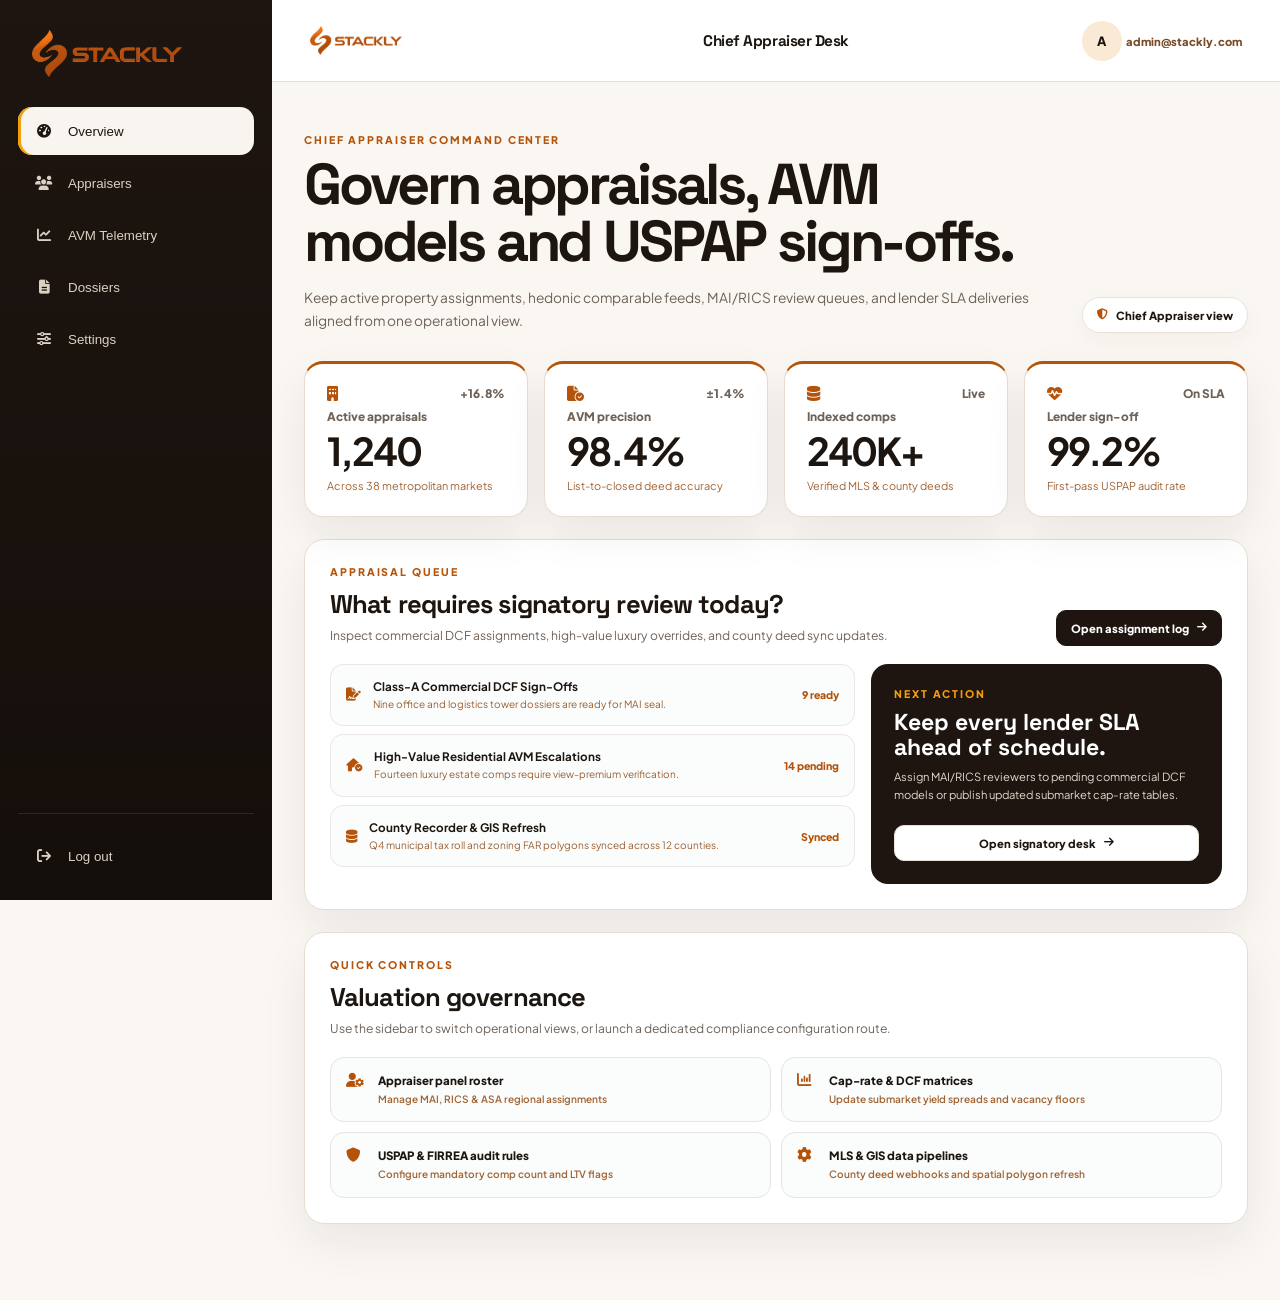
<file: admin-dashboard.html>
<!doctype html>
<html lang="en">
<head>
<meta charset="utf-8">
<meta name="viewport" content="width=device-width, initial-scale=1">
<meta name="description" content="Stackly chief appraiser &amp; valuation operations command center">
<title>Admin Dashboard — Stackly Property Valuation</title>
<link href="https://fonts.googleapis.com/css2?family=Space+Grotesk:wght@600;700&family=Plus+Jakarta+Sans:wght@400;500;600;700;800&display=swap" rel="stylesheet">
<link rel="stylesheet" href="CSS/shared.css">
  <link rel="stylesheet" href="CSS/style.css">
<link rel="stylesheet" href="assets/fontawesome-all.min.css">
<link rel="stylesheet" href="CSS/dashboard.css">
</head>
<body class="dashboard-page dashboard-admin">
<div class="dashboard-app">
  <aside id="dashboard-sidebar" class="dashboard-sidebar" aria-label="Admin dashboard navigation">
    <div class="dashboard-sidebar__brand">
      <a class="dashboard-home-logo" href="index.html" aria-label="Stackly Property Valuation home"><img src="assets/stackly-logo-amber.webp" alt="Stackly"></a>
    </div>
    <div class="dashboard-sidebar__mobile-head">
      <a class="dashboard-home-logo" href="index.html" aria-label="Stackly Property Valuation home"><img src="assets/stackly-logo-amber.webp" alt="Stackly"></a>
      <button class="dashboard-menu-close" type="button" aria-label="Close dashboard menu"><i class="fa-solid fa-xmark" aria-hidden="true"></i></button>
    </div>
    <nav class="dashboard-nav" aria-label="Admin workspace tabs">
      <button type="button" class="dashboard-tab is-active" data-tab="overview" aria-selected="true"><i class="fa-solid fa-gauge-high" aria-hidden="true"></i><span>Overview</span></button><button type="button" class="dashboard-tab" data-tab="users" aria-selected="false"><i class="fa-solid fa-users" aria-hidden="true"></i><span>Appraisers</span></button><button type="button" class="dashboard-tab" data-tab="analytics" aria-selected="false"><i class="fa-solid fa-chart-line" aria-hidden="true"></i><span>AVM Telemetry</span></button><button type="button" class="dashboard-tab" data-tab="reports" aria-selected="false"><i class="fa-solid fa-file-lines" aria-hidden="true"></i><span>Dossiers</span></button><button type="button" class="dashboard-tab" data-tab="settings" aria-selected="false"><i class="fa-solid fa-sliders" aria-hidden="true"></i><span>Settings</span></button>
    </nav>
    <div class="dashboard-sidebar__bottom">
      <button class="dashboard-logout" type="button"><i class="fa-solid fa-arrow-right-from-bracket" aria-hidden="true"></i><span>Log out</span></button>
    </div>
  </aside>
  <div class="dashboard-overlay" aria-hidden="true"></div>
  <div class="dashboard-shell">
    <header class="dashboard-topbar">
      <div class="dashboard-topbar__left">
        <button class="dashboard-menu-toggle" type="button" aria-label="Open dashboard menu" aria-expanded="false" aria-controls="dashboard-sidebar"><i class="fa-solid fa-bars" aria-hidden="true"></i></button>
        <a class="dashboard-home-logo" href="index.html" aria-label="Stackly Property Valuation home"><img class="dashboard-header-logo" src="assets/stackly-logo-amber.webp" alt="Stackly"></a>
      </div>
      <h1 class="dashboard-header-title">Chief Appraiser Desk</h1>
      <div class="dashboard-profile" aria-label="Logged in profile">
        <span class="dashboard-profile__avatar" data-profile-initial>A</span>
        <span class="dashboard-profile__email" data-profile-email>admin@stackly.com</span>
      </div>
    </header>
    <main class="dashboard-main" tabindex="-1">
      <section aria-labelledby="admin-overview-title" class="dashboard-panel is-active" data-panel="overview">
        <div class="dashboard-hero"><div><span class="dashboard-eyebrow">Chief appraiser command center</span><h2 id="admin-overview-title">Govern appraisals, AVM models and USPAP sign-offs.</h2><p>Keep active property assignments, hedonic comparable feeds, MAI/RICS review queues, and lender SLA deliveries aligned from one operational view.</p></div><div class="dashboard-role"><i class="fa-solid fa-shield-halved"></i><span>Chief Appraiser view</span></div></div>
        <div aria-label="Valuation operations metrics" class="dashboard-grid">
          <article class="dashboard-card"><div class="dashboard-card__top"><i class="fa-solid fa-building dashboard-card__icon"></i><span class="dashboard-card__trend">+16.8%</span></div><span>Active appraisals</span><strong>1,240</strong><small>Across 38 metropolitan markets</small></article>
          <article class="dashboard-card"><div class="dashboard-card__top"><i class="fa-solid fa-file-circle-check dashboard-card__icon"></i><span class="dashboard-card__trend">±1.4%</span></div><span>AVM precision</span><strong>98.4%</strong><small>List-to-closed deed accuracy</small></article>
          <article class="dashboard-card"><div class="dashboard-card__top"><i class="fa-solid fa-database dashboard-card__icon"></i><span class="dashboard-card__trend">Live</span></div><span>Indexed comps</span><strong>240K+</strong><small>Verified MLS &amp; county deeds</small></article>
          <article class="dashboard-card"><div class="dashboard-card__top"><i class="fa-solid fa-heart-pulse dashboard-card__icon"></i><span class="dashboard-card__trend">On SLA</span></div><span>Lender sign-off</span><strong>99.2%</strong><small>First-pass USPAP audit rate</small></article>
        </div>
        <section class="dashboard-section"><div class="dashboard-section__head"><div><span class="dashboard-eyebrow">Appraisal queue</span><h3>What requires signatory review today?</h3><p>Inspect commercial DCF assignments, high-value luxury overrides, and county deed sync updates.</p></div><a class="dashboard-cta" href="404.html">Open assignment log <i class="fa-solid fa-arrow-right"></i></a></div>
        <div class="dashboard-layout"><div class="dashboard-list"><div class="dashboard-row"><div class="dashboard-row__main"><i class="fa-solid fa-file-signature"></i><div><strong>Class-A Commercial DCF Sign-Offs</strong><span>Nine office and logistics tower dossiers are ready for MAI seal.</span></div></div><span class="dashboard-row__value">9 ready</span></div><div class="dashboard-row"><div class="dashboard-row__main"><i class="fa-solid fa-house-circle-check"></i><div><strong>High-Value Residential AVM Escalations</strong><span>Fourteen luxury estate comps require view-premium verification.</span></div></div><span class="dashboard-row__value">14 pending</span></div><div class="dashboard-row"><div class="dashboard-row__main"><i class="fa-solid fa-database"></i><div><strong>County Recorder &amp; GIS Refresh</strong><span>Q4 municipal tax roll and zoning FAR polygons synced across 12 counties.</span></div></div><span class="dashboard-row__value">Synced</span></div></div>
        <aside class="dashboard-side-panel"><div><span class="dashboard-eyebrow">Next action</span><h3>Keep every lender SLA ahead of schedule.</h3><p>Assign MAI/RICS reviewers to pending commercial DCF models or publish updated submarket cap-rate tables.</p></div><a class="dashboard-cta dashboard-cta--light" href="404.html">Open signatory desk <i class="fa-solid fa-arrow-right"></i></a></aside></div>
        </section>
        <section class="dashboard-section"><div class="dashboard-section__head"><div><span class="dashboard-eyebrow">Quick controls</span><h3>Valuation governance</h3><p>Use the sidebar to switch operational views, or launch a dedicated compliance configuration route.</p></div></div><div class="dashboard-action-grid"><div class="dashboard-action"><i class="fa-solid fa-user-gear"></i><span>Appraiser panel roster<small>Manage MAI, RICS &amp; ASA regional assignments</small></span></div><div class="dashboard-action"><i class="fa-solid fa-chart-column"></i><span>Cap-rate &amp; DCF matrices<small>Update submarket yield spreads and vacancy floors</small></span></div><div class="dashboard-action"><i class="fa-solid fa-shield"></i><span>USPAP &amp; FIRREA audit rules<small>Configure mandatory comp count and LTV flags</small></span></div><div class="dashboard-action"><i class="fa-solid fa-gear"></i><span>MLS &amp; GIS data pipelines<small>County deed webhooks and spatial polygon refresh</small></span></div></div></section>
      </section>

      <section aria-labelledby="admin-users-title" class="dashboard-panel" data-panel="users">
        <div class="dashboard-hero"><div><span class="dashboard-eyebrow">Appraiser directory</span><h2 id="admin-users-title">Coordinate MAI, RICS &amp; field appraisers with clarity.</h2><p>Monitor regional inspection capacity, signatory turnaround SLAs, and institutional lender desk requests.</p></div></div>
        <div class="dashboard-grid"><article class="dashboard-card"><i class="fa-solid fa-users dashboard-card__icon"></i><span>Licensed appraisers</span><strong>86</strong><small>MAI, MRICS &amp; ASA certified</small></article><article class="dashboard-card"><i class="fa-solid fa-user-check dashboard-card__icon"></i><span>In field today</span><strong>54</strong><small>Conducting physical &amp; drone inspections</small></article><article class="dashboard-card"><i class="fa-solid fa-user-clock dashboard-card__icon"></i><span>Pending co-sign</span><strong>19</strong><small>Dossiers awaiting chief review</small></article><article class="dashboard-card"><i class="fa-solid fa-user-shield dashboard-card__icon"></i><span>Lender desks</span><strong>142</strong><small>Active bank &amp; REIT portals</small></article></div>
        <section class="dashboard-section"><div class="dashboard-section__head"><div><span class="dashboard-eyebrow">Panel snapshot</span><h3>Turnaround &amp; inspection SLA mix</h3><p>Real-time overview of regional appraiser utilization and review speed.</p></div><a class="dashboard-cta" href="404.html">Manage panel roster <i class="fa-solid fa-arrow-right"></i></a></div><div class="dashboard-list"><div class="dashboard-row"><div class="dashboard-row__main"><i class="fa-solid fa-user-check"></i><div><strong>Desktop &amp; Hybrid AVM SLA</strong><span>96% of desktop valuations completed within the 24-hour lender window.</span></div></div><span class="dashboard-row__value">18.4h avg</span></div><div class="dashboard-row"><div class="dashboard-row__main"><i class="fa-solid fa-user-clock"></i><div><strong>Commercial Narrative Turnaround</strong><span>Full 10-year DCF appraisals averaging 3.4 business days to MAI seal.</span></div></div><span class="dashboard-row__value">3.4d avg</span></div></div></section>
      </section>

      <section aria-labelledby="admin-analytics-title" class="dashboard-panel" data-panel="analytics">
        <div class="dashboard-hero"><div><span class="dashboard-eyebrow">AVM &amp; market telemetry</span><h2 id="admin-analytics-title">Monitor model precision across every submarket.</h2><p>Track hedonic regression error bounds, comparable sales density, and cap-rate drift in real time.</p></div></div>
        <div class="dashboard-grid"><article class="dashboard-card"><i class="fa-solid fa-chart-line dashboard-card__icon"></i><span>Median PPE</span><strong>±1.4%</strong><small>Predicted vs closed deed price</small></article><article class="dashboard-card"><i class="fa-solid fa-database dashboard-card__icon"></i><span>Monthly AVM runs</span><strong>64.8K</strong><small>API &amp; portal valuations executed</small></article><article class="dashboard-card"><i class="fa-solid fa-chart-column dashboard-card__icon"></i><span>Comp coverage</span><strong>97.2%</strong><small>Parcels with 10+ verified comps</small></article><article class="dashboard-card"><i class="fa-solid fa-clock dashboard-card__icon"></i><span>Model latency</span><strong>0.8s</strong><small>Average hedonic + GIS compute</small></article></div>
        <section class="dashboard-section"><div class="dashboard-section__head"><div><span class="dashboard-eyebrow">Accuracy signals</span><h3>Model calibration health</h3><p>Precision within ±5% of sale price, deed freshness, and USPAP check pass rates.</p></div><a class="dashboard-cta" href="404.html">Export model telemetry <i class="fa-solid fa-arrow-right"></i></a></div><div class="dashboard-signal-list"><div><span>Residential AVM</span><div class="dashboard-meter"><span style="width:98%"></span></div><strong>98%</strong></div><div><span>Commercial DCF</span><div class="dashboard-meter"><span style="width:96%"></span></div><strong>96%</strong></div><div><span>Industrial &amp; Land</span><div class="dashboard-meter"><span style="width:94%"></span></div><strong>94%</strong></div></div></section>
      </section>

      <section aria-labelledby="admin-reports-title" class="dashboard-panel" data-panel="reports">
        <div class="dashboard-hero"><div><span class="dashboard-eyebrow">Appraisal dossiers</span><h2 id="admin-reports-title">Keep every valuation report audit-ready.</h2><p>Inspect completed USPAP &amp; RICS dossiers, MISMO XML exports, and quarterly REIT portfolio mark-to-market packages.</p></div></div>
        <div class="dashboard-grid"><article class="dashboard-card"><i class="fa-solid fa-file-lines dashboard-card__icon"></i><span>Signed dossiers</span><strong>3,840</strong><small>Issued this quarter</small></article><article class="dashboard-card"><i class="fa-solid fa-file-circle-check dashboard-card__icon"></i><span>QA verified</span><strong>28</strong><small>Ready for digital MAI seal</small></article><article class="dashboard-card"><i class="fa-solid fa-pen-to-square dashboard-card__icon"></i><span>In DCF modeling</span><strong>42</strong><small>Active commercial underwriting</small></article><article class="dashboard-card"><i class="fa-solid fa-eye dashboard-card__icon"></i><span>Lender downloads</span><strong>9.6K</strong><small>Committee exports this month</small></article></div>
        <section class="dashboard-section"><div class="dashboard-section__head"><div><span class="dashboard-eyebrow">Release queue</span><h3>Recent institutional valuation dossiers</h3><p>Validated against USPAP, FIRREA, and RICS Red-Book checklists.</p></div><a class="dashboard-cta" href="404.html">Open dossier vault <i class="fa-solid fa-arrow-right"></i></a></div><div class="dashboard-list"><div class="dashboard-row"><div class="dashboard-row__main"><i class="fa-solid fa-file-circle-check"></i><div><strong>Parcel #409 · Skyline Mixed-Use Tower ($42.8M)</strong><span>10-Yr DCF + 18 verified comps · Cap rate 6.85% · Signed by Vikram Mehta, MAI.</span></div></div><span class="dashboard-row__value">Sealed</span></div><div class="dashboard-row"><div class="dashboard-row__main"><i class="fa-solid fa-file-circle-check"></i><div><strong>Apex Logistics REIT · 14-Asset Industrial Portfolio ($118.5M)</strong><span>Quarterly NAV mark-to-market &amp; replacement cost audit complete.</span></div></div><span class="dashboard-row__value">Delivered</span></div></div></section>
      </section>

      <section aria-labelledby="admin-settings-title" class="dashboard-panel" data-panel="settings">
        <div class="dashboard-hero"><div><span class="dashboard-eyebrow">Valuation governance settings</span><h2 id="admin-settings-title">Configure compliance and data feed policies.</h2><p>Manage USPAP digital seal certificates, MLS/GIS webhook keys, and role-based lender permissions.</p></div></div>
        <section class="dashboard-section"><div class="dashboard-setting-row"><div><i class="fa-solid fa-shield-halved"></i><div><strong>USPAP &amp; FIRREA independence firewall</strong><span>Loan officer and borrower communications are strictly isolated from appraiser scoring.</span></div></div><span class="dashboard-status">Enforced</span></div><div class="dashboard-setting-row"><div><i class="fa-solid fa-bell"></i><div><strong>Lender SLA escalation alerts</strong><span>Notify chief appraiser desk 6 hours before any assignment deadline.</span></div></div><span class="dashboard-status">On</span></div><div class="dashboard-setting-row"><div><i class="fa-solid fa-database"></i><div><strong>Automated county deed &amp; GIS sync</strong><span>Nightly ingestion of recorded transfer taxes, parcel polygons, and zoning updates.</span></div></div><span class="dashboard-status">Healthy</span></div><div class="dashboard-section__head dashboard-settings-cta"><div><span class="dashboard-eyebrow">Configuration</span><h3>Need to update appraisal compliance rules?</h3></div><a class="dashboard-cta" href="404.html">Open governance settings <i class="fa-solid fa-arrow-right"></i></a></div></section>
      </section>
    </main>
  </div>
</div>
<script src="dashboard.js"></script>
</body>
</html>
</file>
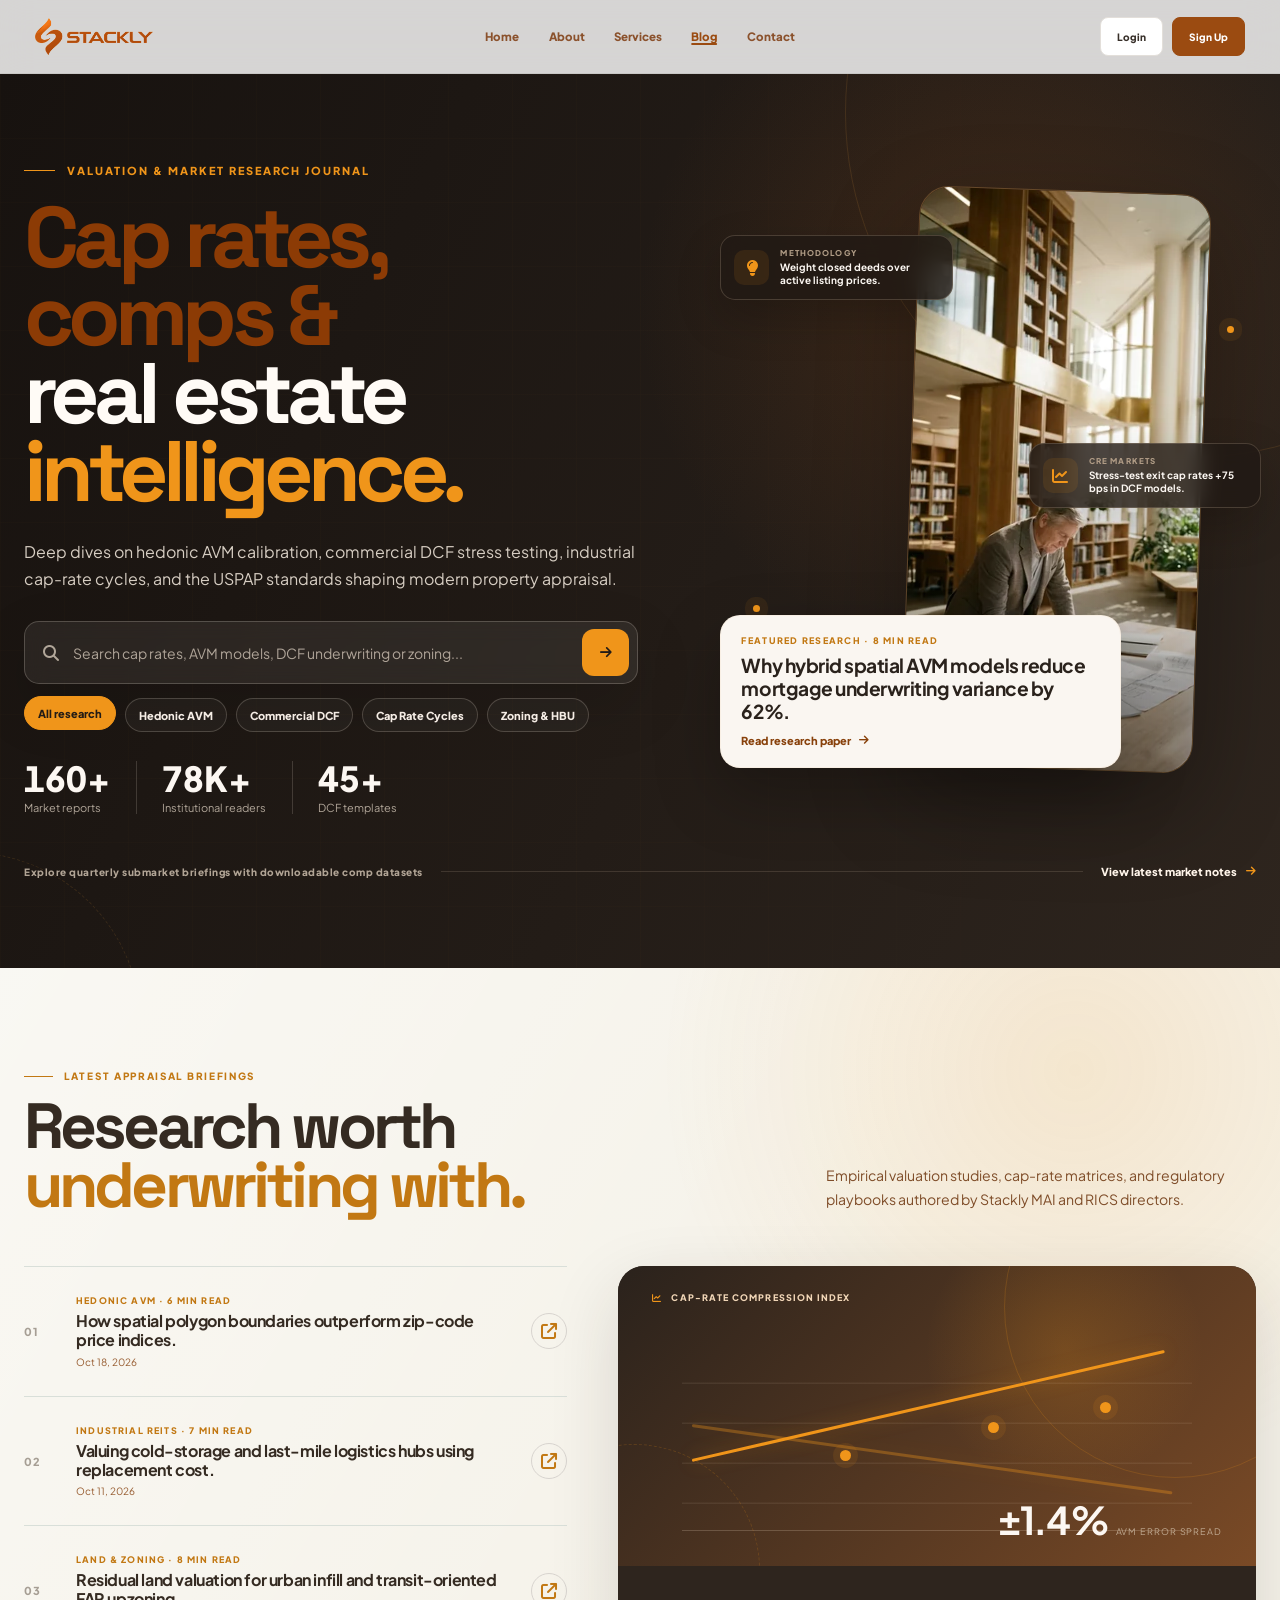
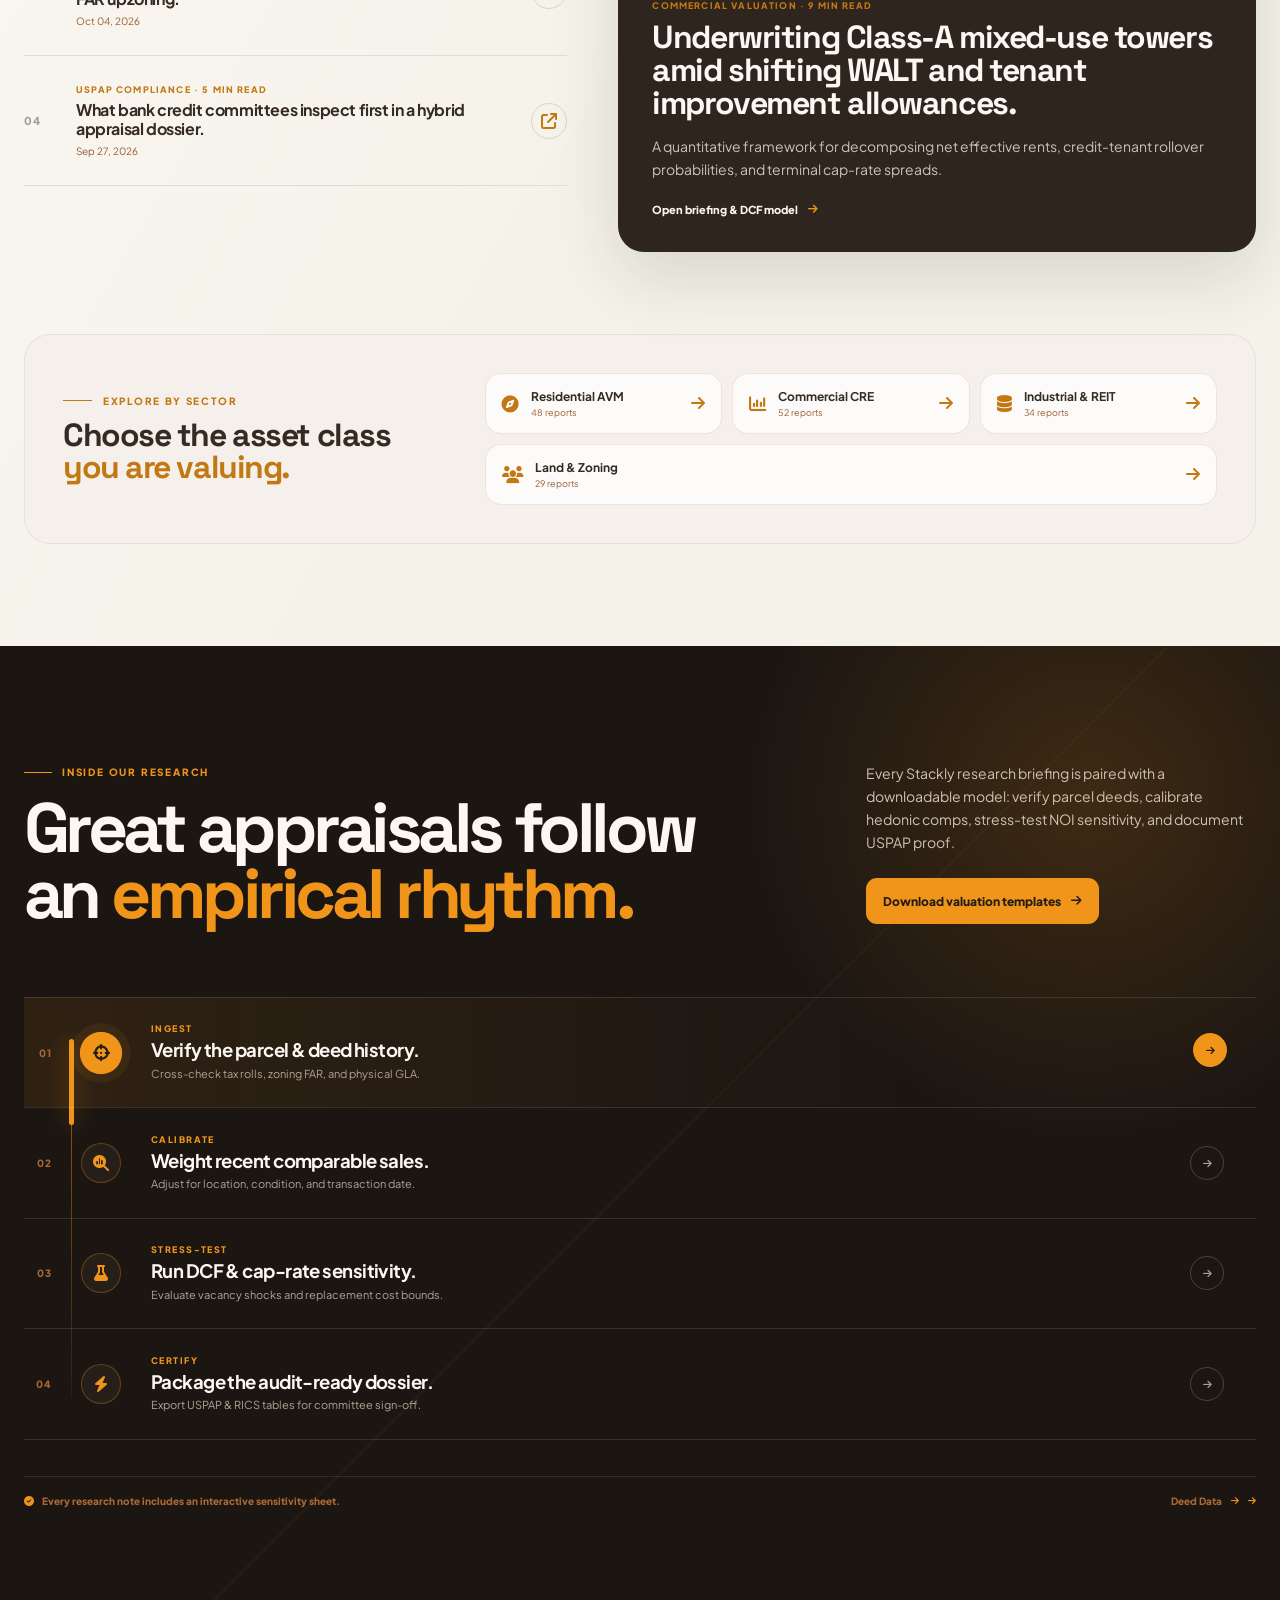
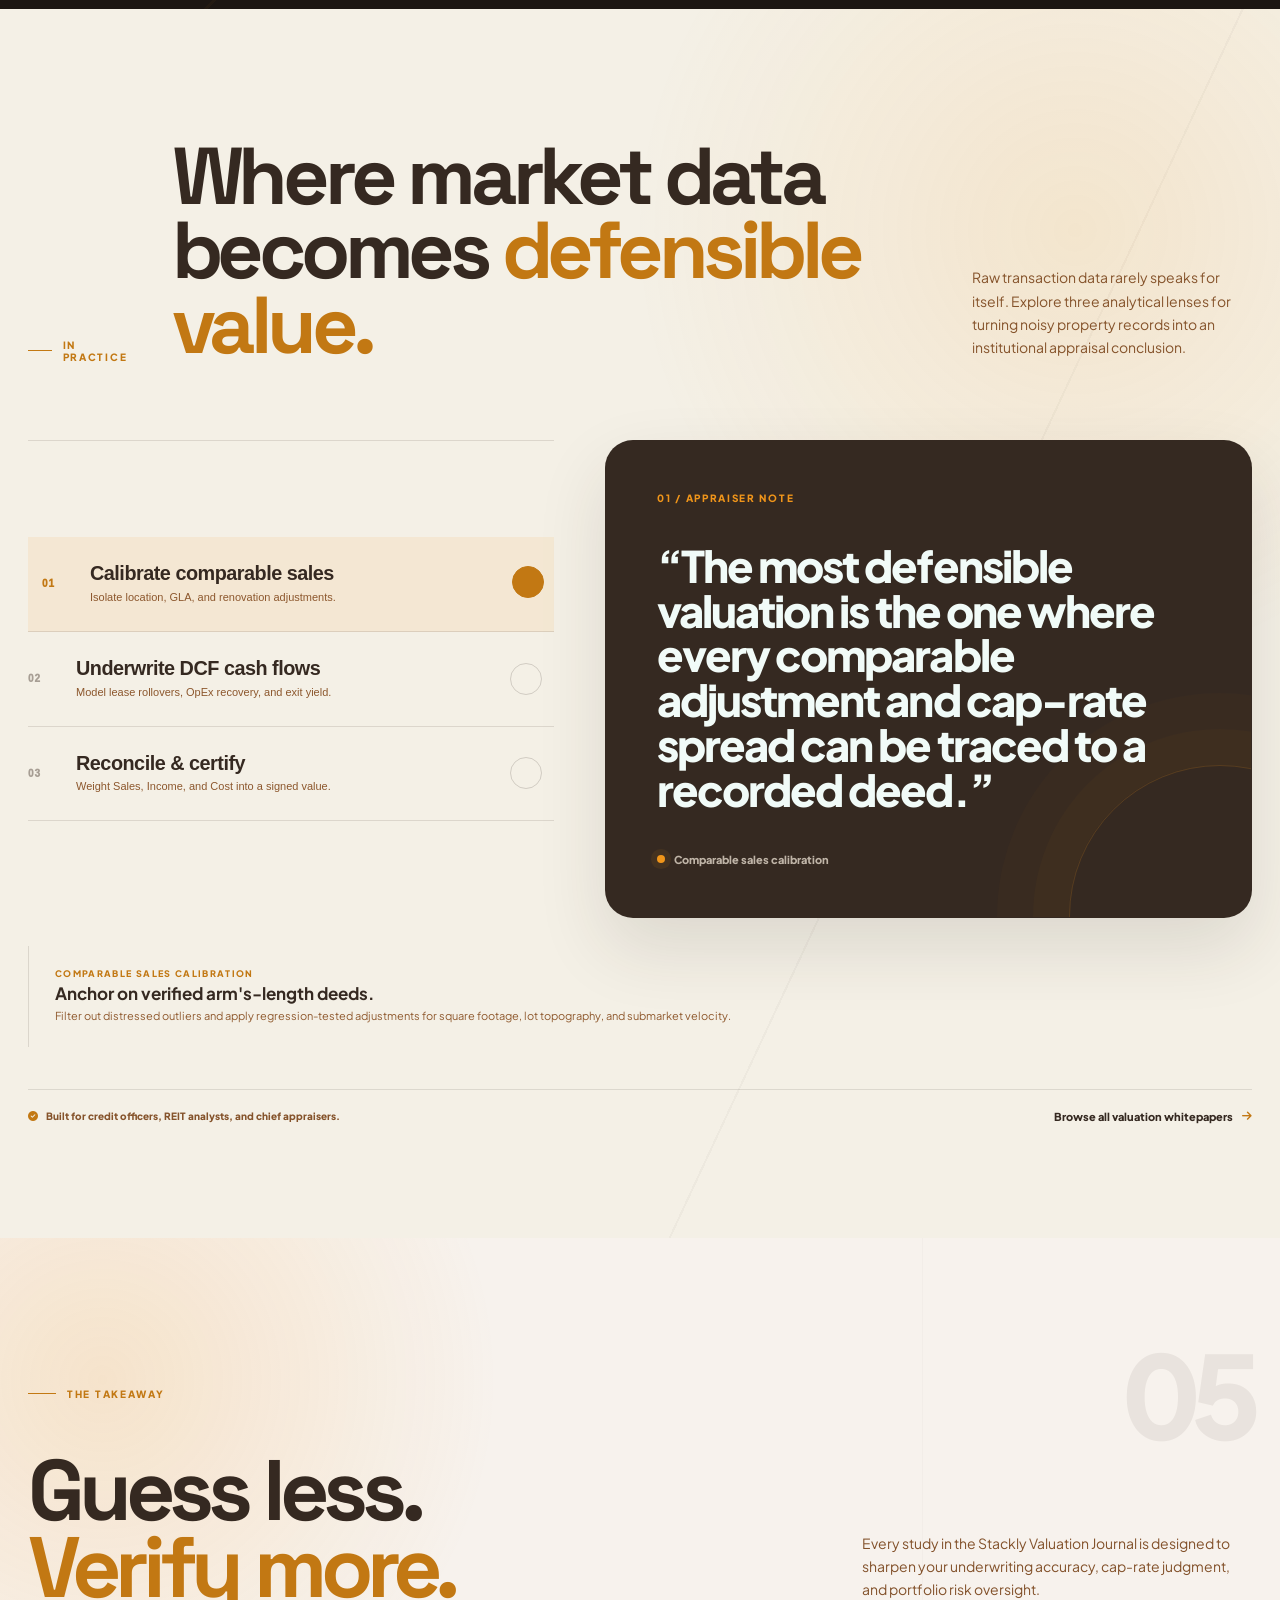
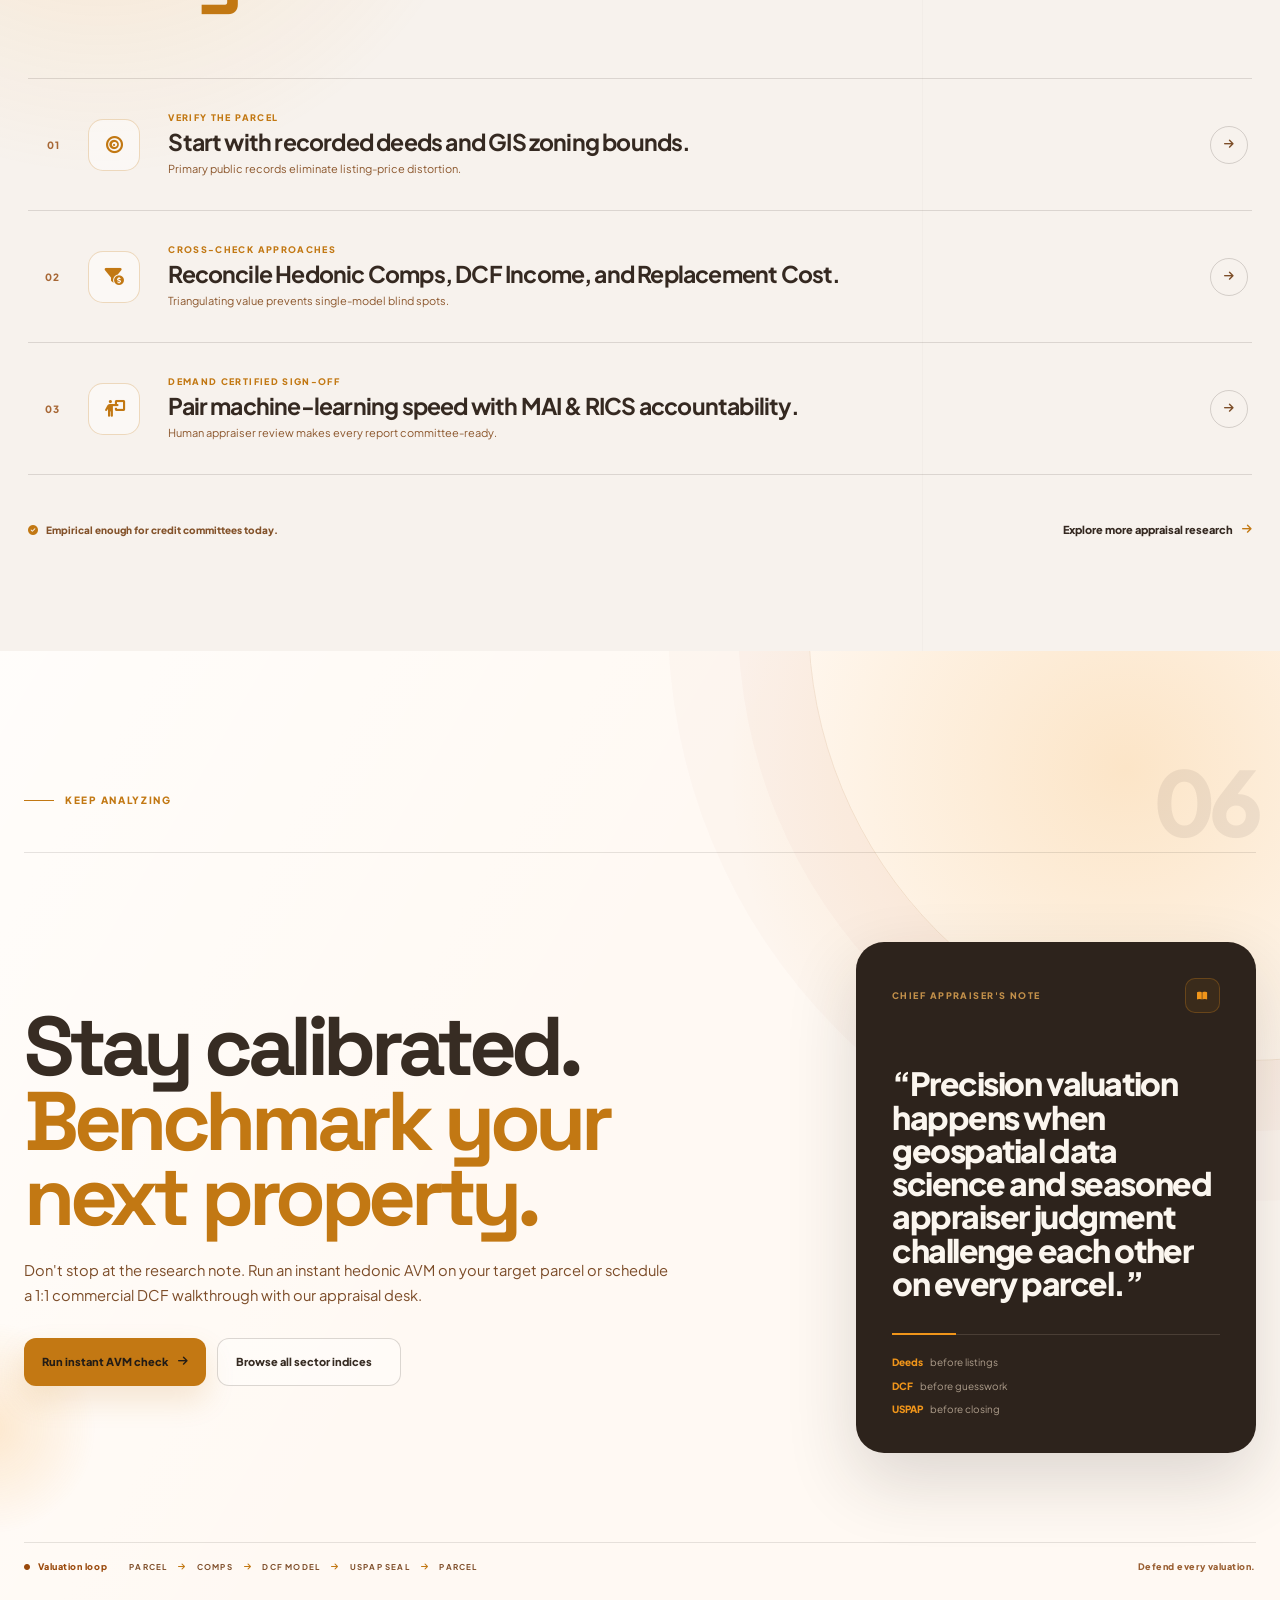
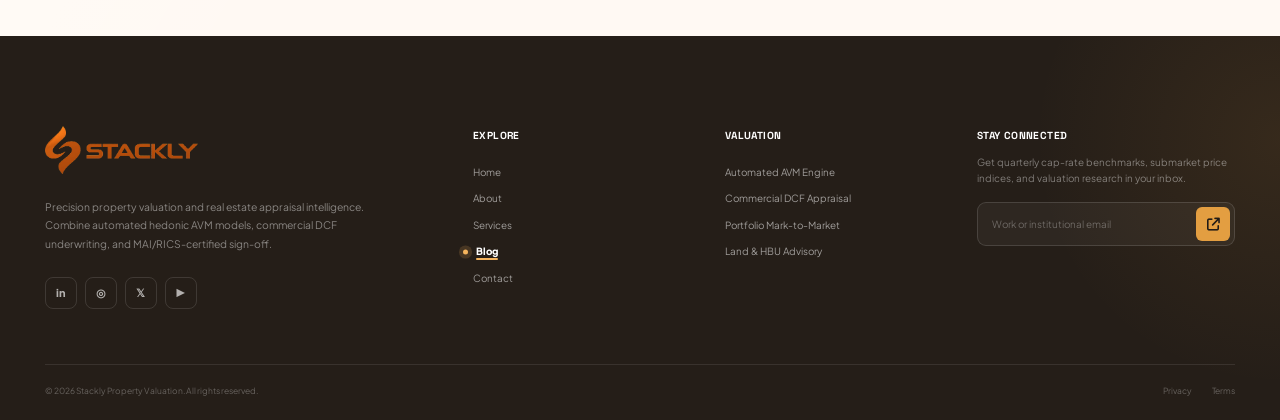
<file: blog.html>
<!doctype html>
<html lang="en">
<head>
<meta charset="utf-8">
<meta name="viewport" content="width=device-width, initial-scale=1">
<meta name="description" content="Stackly Property Valuation Journal — cap-rate research, hedonic AVM whitepapers, commercial DCF playbooks, and zoning economics.">
<meta name="theme-color" content="#18120e">
<title>Blog — Stackly Property Valuation</title>
<link href="https://fonts.googleapis.com/css2?family=Space+Grotesk:wght@600;700&family=Plus+Jakarta+Sans:wght@400;500;600;700;800&display=swap" rel="stylesheet">
<link rel="stylesheet" href="CSS/shared.css">
  <link rel="stylesheet" href="CSS/style.css">
<link rel="stylesheet" href="assets/fontawesome-all.min.css">
<link rel="stylesheet" href="CSS/blog.css">
</head>
<body class="blog-page">
<header class="site-header" data-header>
  <div class="site-header__inner">
    <a class="site-brand" href="index.html" aria-label="Stackly Property Valuation home"><img class="site-brand__logo" src="assets/stackly-logo-amber.webp" alt="Stackly" width="210" height="72"></a>
    <nav class="site-nav" aria-label="Primary navigation">
      <a href="index.html">Home</a><a href="about.html">About</a><a href="services.html">Services</a><a href="blog.html" class="is-active" aria-current="page">Blog</a><a href="contact.html">Contact</a>
    </nav>
    <div class="site-header__actions"><a class="site-header__login" href="login.html">Login</a><a class="site-header__signup" href="signup.html">Sign Up</a></div>
    <button class="site-menu-toggle" type="button" aria-label="Open navigation" aria-expanded="false" aria-controls="mobile-menu"><span></span><span></span><span></span></button>
  </div>
</header>
<div class="mobile-menu" id="mobile-menu" aria-hidden="true">
  <div class="mobile-menu__top"><a class="site-brand" href="index.html" aria-label="Stackly Property Valuation home"><img class="site-brand__logo" src="assets/stackly-logo-amber.webp" alt="Stackly" width="210" height="72"></a><button class="mobile-menu__close" type="button" aria-label="Close navigation">×</button></div>
  <nav class="mobile-nav" aria-label="Mobile navigation"><a href="index.html">Home</a><a href="about.html">About</a><a href="services.html">Services</a><a href="blog.html" class="is-active" aria-current="page">Blog</a><a href="contact.html">Contact</a></nav>
  <div class="mobile-menu__actions"><a class="site-header__signup" href="signup.html">Sign Up</a><a class="site-header__login" href="login.html">Login</a></div>
</div>

<main>
<section class="blog-hero" aria-labelledby="blog-title">
  <div class="blog-hero__texture" aria-hidden="true"></div>
  <div class="blog-hero__orb blog-hero__orb--one" aria-hidden="true"></div>
  <div class="blog-hero__orb blog-hero__orb--two" aria-hidden="true"></div>

  <div class="blog-hero__inner">
    <div class="blog-hero__copy">
      <div class="blog-eyebrow" data-reveal><span></span>Valuation &amp; market research journal</div>
      <h1 id="blog-title" data-title><span>Cap rates, comps &amp;</span><span>real estate</span><em>intelligence.</em></h1>
      <p class="blog-hero__lead" data-reveal>Deep dives on hedonic AVM calibration, commercial DCF stress testing, industrial cap-rate cycles, and the USPAP standards shaping modern property appraisal.</p>

      <form class="blog-search" data-blog-search novalidate data-reveal>
        <label class="sr-only" for="blog-search-input">Search valuation research, cap rates or appraisal guides</label>
        <i class="fa-solid fa-magnifying-glass" aria-hidden="true"></i>
        <input id="blog-search-input" type="search" placeholder="Search cap rates, AVM models, DCF underwriting or zoning..." autocomplete="off">
        <button type="submit" aria-label="Search blog"><i class="fa-solid fa-arrow-right" aria-hidden="true"></i></button>
      </form>

      <div class="blog-topics" data-reveal aria-label="Blog topics">
        <a href="404.html">All research</a>
        <a href="404.html">Hedonic AVM</a>
        <a href="404.html">Commercial DCF</a>
        <a href="404.html">Cap Rate Cycles</a>
        <a href="404.html">Zoning &amp; HBU</a>
      </div>

      <div class="blog-proof" data-reveal aria-label="Blog statistics">
        <div><strong><span data-counter="160">160</span>+</strong><span>Market reports</span></div>
        <div><strong><span data-counter="78">78</span>K+</strong><span>Institutional readers</span></div>
        <div><strong><span data-counter="45">45</span>+</strong><span>DCF templates</span></div>
      </div>
    </div>

    <div class="blog-hero__visual" data-reveal>
      <div class="blog-photo-frame">
        <img src="assets/blog-hero-editorial.webp" alt="Senior real estate valuation strategist examining architectural blueprints in a modern library" width="320" height="620">
        <span class="blog-photo-frame__edge" aria-hidden="true"></span>
      </div>

      <a class="blog-feature" href="404.html" aria-label="Open featured valuation report">
        <span class="blog-feature__meta">Featured research · 8 min read</span>
        <strong>Why hybrid spatial AVM models reduce mortgage underwriting variance by 62%.</strong>
        <span class="blog-feature__link">Read research paper <i class="fa-solid fa-arrow-right" aria-hidden="true"></i></span>
      </a>

      <a class="blog-note blog-note--one" href="404.html"><i class="fa-solid fa-lightbulb" aria-hidden="true"></i><span><small>Methodology</small><strong>Weight closed deeds over active listing prices.</strong></span></a>
      <a class="blog-note blog-note--two" href="404.html"><i class="fa-solid fa-chart-line" aria-hidden="true"></i><span><small>CRE Markets</small><strong>Stress-test exit cap rates +75 bps in DCF models.</strong></span></a>
      <span class="blog-marker blog-marker--one" aria-hidden="true"></span>
      <span class="blog-marker blog-marker--two" aria-hidden="true"></span>
    </div>
  </div>

  <div class="blog-hero__bottom" data-reveal>
    <span class="blog-bottom-label">Explore quarterly submarket briefings with downloadable comp datasets</span>
    <span class="blog-bottom-rule" aria-hidden="true"></span>
    <a href="404.html" class="blog-bottom-link">View latest market notes <i class="fa-solid fa-arrow-right" aria-hidden="true"></i></a>
  </div>
</section>

<section class="blog-insights" aria-labelledby="insights-title">
  <div class="blog-insights__container">
    <header class="blog-insights__head" data-insight-reveal>
      <div>
        <div class="blog-insights__eyebrow"><span></span>Latest appraisal briefings</div>
        <h2 id="insights-title">Research worth <em>underwriting with.</em></h2>
      </div>
      <p>Empirical valuation studies, cap-rate matrices, and regulatory playbooks authored by Stackly MAI and RICS directors.</p>
    </header>

    <div class="blog-insights__layout">
      <a class="insight-featured" href="404.html" data-insight-card>
        <div class="insight-featured__visual" aria-hidden="true">
          <div class="signal-label"><i class="fa-solid fa-chart-line"></i><span>Cap-rate compression index</span></div>
          <div class="signal-chart">
            <span class="signal-chart__axis"></span>
            <span class="signal-chart__line signal-chart__line--one"></span>
            <span class="signal-chart__line signal-chart__line--two"></span>
            <i class="signal-dot signal-dot--one"></i><i class="signal-dot signal-dot--two"></i><i class="signal-dot signal-dot--three"></i>
          </div>
          <div class="signal-metric"><strong>±1.4%</strong><span>AVM error spread</span></div>
        </div>
        <div class="insight-featured__body">
          <span class="insight-kicker">Commercial Valuation · 9 min read</span>
          <h3>Underwriting Class-A mixed-use towers amid shifting WALT and tenant improvement allowances.</h3>
          <p>A quantitative framework for decomposing net effective rents, credit-tenant rollover probabilities, and terminal cap-rate spreads.</p>
          <span class="insight-read">Open briefing &amp; DCF model <i class="fa-solid fa-arrow-right"></i></span>
        </div>
      </a>

      <div class="insight-stream" aria-label="Latest articles">
        <a class="insight-row" href="404.html" data-insight-card>
          <span class="insight-row__number">01</span>
          <span class="insight-row__body"><span class="insight-kicker">Hedonic AVM · 6 min read</span><strong>How spatial polygon boundaries outperform zip-code price indices.</strong><small>Oct 18, 2026</small></span>
          <span class="insight-row__arrow"><i class="fa-solid fa-arrow-up-right-from-square"></i></span>
        </a>
        <a class="insight-row" href="404.html" data-insight-card>
          <span class="insight-row__number">02</span>
          <span class="insight-row__body"><span class="insight-kicker">Industrial REITs · 7 min read</span><strong>Valuing cold-storage and last-mile logistics hubs using replacement cost.</strong><small>Oct 11, 2026</small></span>
          <span class="insight-row__arrow"><i class="fa-solid fa-arrow-up-right-from-square"></i></span>
        </a>
        <a class="insight-row" href="404.html" data-insight-card>
          <span class="insight-row__number">03</span>
          <span class="insight-row__body"><span class="insight-kicker">Land &amp; Zoning · 8 min read</span><strong>Residual land valuation for urban infill and transit-oriented FAR upzoning.</strong><small>Oct 04, 2026</small></span>
          <span class="insight-row__arrow"><i class="fa-solid fa-arrow-up-right-from-square"></i></span>
        </a>
        <a class="insight-row" href="404.html" data-insight-card>
          <span class="insight-row__number">04</span>
          <span class="insight-row__body"><span class="insight-kicker">USPAP Compliance · 5 min read</span><strong>What bank credit committees inspect first in a hybrid appraisal dossier.</strong><small>Sep 27, 2026</small></span>
          <span class="insight-row__arrow"><i class="fa-solid fa-arrow-up-right-from-square"></i></span>
        </a>
      </div>
    </div>

    <div class="blog-lenses" data-insight-reveal>
      <div class="blog-lenses__intro"><span class="blog-insights__eyebrow"><span></span>Explore by sector</span><h3>Choose the asset class<br><em>you are valuing.</em></h3></div>
      <div class="blog-lenses__items">
        <a href="404.html"><i class="fa-solid fa-compass"></i><span><strong>Residential AVM</strong><small>48 reports</small></span><i class="fa-solid fa-arrow-right"></i></a>
        <a href="404.html"><i class="fa-solid fa-chart-column"></i><span><strong>Commercial CRE</strong><small>52 reports</small></span><i class="fa-solid fa-arrow-right"></i></a>
        <a href="404.html"><i class="fa-solid fa-database"></i><span><strong>Industrial &amp; REIT</strong><small>34 reports</small></span><i class="fa-solid fa-arrow-right"></i></a>
        <a href="404.html"><i class="fa-solid fa-users"></i><span><strong>Land &amp; Zoning</strong><small>29 reports</small></span><i class="fa-solid fa-arrow-right"></i></a>
      </div>
    </div>
  </div>
</section>

<section class="blog-method" aria-labelledby="method-title">
  <div class="blog-method__shell">
    <div class="blog-method__intro" data-method-reveal>
      <div class="blog-method__heading">
        <span class="blog-method__eyebrow"><i></i>Inside our research</span>
        <h2 id="method-title">Great appraisals follow an <em>empirical rhythm.</em></h2>
      </div>
      <div class="blog-method__aside">
        <p>Every Stackly research briefing is paired with a downloadable model: verify parcel deeds, calibrate hedonic comps, stress-test NOI sensitivity, and document USPAP proof.</p>
        <a class="blog-method__cta" href="404.html">Download valuation templates <i class="fa-solid fa-arrow-right" aria-hidden="true"></i></a>
      </div>
    </div>

    <div class="blog-method__rail" aria-label="How Stackly structures an appraisal briefing">
      <div class="method-line" aria-hidden="true"><span></span></div>
      <a class="method-node is-active" href="404.html" data-method-node>
        <span class="method-node__index">01</span><span class="method-node__core"><i class="fa-solid fa-crosshairs"></i></span>
        <span class="method-node__copy"><small>Ingest</small><strong>Verify the parcel &amp; deed history.</strong><em>Cross-check tax rolls, zoning FAR, and physical GLA.</em></span><i class="method-node__arrow fa-solid fa-arrow-right"></i>
      </a>
      <a class="method-node" href="404.html" data-method-node>
        <span class="method-node__index">02</span><span class="method-node__core"><i class="fa-solid fa-magnifying-glass-chart"></i></span>
        <span class="method-node__copy"><small>Calibrate</small><strong>Weight recent comparable sales.</strong><em>Adjust for location, condition, and transaction date.</em></span><i class="method-node__arrow fa-solid fa-arrow-right"></i>
      </a>
      <a class="method-node" href="404.html" data-method-node>
        <span class="method-node__index">03</span><span class="method-node__core"><i class="fa-solid fa-flask"></i></span>
        <span class="method-node__copy"><small>Stress-Test</small><strong>Run DCF &amp; cap-rate sensitivity.</strong><em>Evaluate vacancy shocks and replacement cost bounds.</em></span><i class="method-node__arrow fa-solid fa-arrow-right"></i>
      </a>
      <a class="method-node" href="404.html" data-method-node>
        <span class="method-node__index">04</span><span class="method-node__core"><i class="fa-solid fa-bolt"></i></span>
        <span class="method-node__copy"><small>Certify</small><strong>Package the audit-ready dossier.</strong><em>Export USPAP &amp; RICS tables for committee sign-off.</em></span><i class="method-node__arrow fa-solid fa-arrow-right"></i>
      </a>
    </div>

    <div class="blog-method__footer" data-method-reveal>
      <span><i class="fa-solid fa-circle-check"></i> Every research note includes an interactive sensitivity sheet.</span>
      <span>Deed Data <b>AVM / DCF</b> <i class="fa-solid fa-arrow-right" aria-hidden="true"></i> <b>USPAP Seal</b></span>
    </div>
  </div>
</section>

<section class="blog-field" aria-labelledby="field-title">
  <div class="blog-field__shell">
    <div class="blog-field__intro" data-field-reveal>
      <div class="blog-field__eyebrow"><span></span>In practice</div>
      <h2 id="field-title">Where market data becomes <em>defensible value.</em></h2>
      <p>Raw transaction data rarely speaks for itself. Explore three analytical lenses for turning noisy property records into an institutional appraisal conclusion.</p>
    </div>

    <div class="blog-field__workspace">
      <div class="field-quote" data-field-panel>
        <span class="field-quote__index">01 / APPRAISER NOTE</span>
        <blockquote>“The most defensible valuation is the one where every comparable adjustment and cap-rate spread can be traced to a recorded deed.”</blockquote>
        <div class="field-quote__meta"><span class="field-dot"></span><span data-field-caption>Comparable sales calibration</span></div>
      </div>

      <div class="field-switcher" role="tablist" aria-label="Practical valuation lenses">
        <button class="field-tab is-active" type="button" role="tab" aria-selected="true" aria-controls="field-panel-1" data-field-tab="0">
          <span class="field-tab__number">01</span><span><strong>Calibrate comparable sales</strong><small>Isolate location, GLA, and renovation adjustments.</small></span><i class="fa-solid fa-arrow-up-right" aria-hidden="true"></i>
        </button>
        <button class="field-tab" type="button" role="tab" aria-selected="false" aria-controls="field-panel-2" data-field-tab="1">
          <span class="field-tab__number">02</span><span><strong>Underwrite DCF cash flows</strong><small>Model lease rollovers, OpEx recovery, and exit yield.</small></span><i class="fa-solid fa-arrow-up-right" aria-hidden="true"></i>
        </button>
        <button class="field-tab" type="button" role="tab" aria-selected="false" aria-controls="field-panel-3" data-field-tab="2">
          <span class="field-tab__number">03</span><span><strong>Reconcile &amp; certify</strong><small>Weight Sales, Income, and Cost into a signed value.</small></span><i class="fa-solid fa-arrow-up-right" aria-hidden="true"></i>
        </button>
      </div>
    </div>

    <div class="field-panels" aria-live="polite">
      <article class="field-panel is-active" id="field-panel-1" data-field-panel-content>
        <span>Comparable sales calibration</span><strong>Anchor on verified arm's-length deeds.</strong><p>Filter out distressed outliers and apply regression-tested adjustments for square footage, lot topography, and submarket velocity.</p>
      </article>
      <article class="field-panel" id="field-panel-2" data-field-panel-content hidden>
        <span>DCF &amp; income capitalization</span><strong>Stress-test net operating income across cycles.</strong><p>Model tenant credit quality, downtime absorption, and +/- 50 bps terminal cap-rate shifts to bracket institutional downside risk.</p>
      </article>
      <article class="field-panel" id="field-panel-3" data-field-panel-content hidden>
        <span>USPAP &amp; RICS certification</span><strong>Deliver an audit-proof narrative dossier.</strong><p>Combine all three valuation approaches with MAI/RICS appraiser commentary and export directly to lender underwriting portals.</p>
      </article>
    </div>

    <div class="blog-field__footer">
      <span><i class="fa-solid fa-circle-check" aria-hidden="true"></i> Built for credit officers, REIT analysts, and chief appraisers.</span>
      <a href="404.html">Browse all valuation whitepapers <i class="fa-solid fa-arrow-right" aria-hidden="true"></i></a>
    </div>
  </div>
</section>

<section class="blog-takeaway" aria-labelledby="takeaway-title">
  <div class="blog-takeaway__shell">
    <div class="blog-takeaway__top" data-takeaway-reveal>
      <div class="blog-takeaway__label"><span></span> The takeaway</div>
      <div class="blog-takeaway__number" aria-hidden="true">05</div>
    </div>

    <div class="blog-takeaway__intro" data-takeaway-reveal>
      <h2 id="takeaway-title">Guess less.<br><em>Verify more.</em></h2>
      <p>Every study in the Stackly Valuation Journal is designed to sharpen your underwriting accuracy, cap-rate judgment, and portfolio risk oversight.</p>
    </div>

    <div class="blog-takeaway__strips" aria-label="Practical takeaways">
      <a class="takeaway-strip" href="404.html" data-takeaway-item>
        <span class="takeaway-strip__index">01</span>
        <span class="takeaway-strip__icon"><i class="fa-solid fa-bullseye" aria-hidden="true"></i></span>
        <span class="takeaway-strip__copy"><small>Verify the parcel</small><strong>Start with recorded deeds and GIS zoning bounds.</strong><em>Primary public records eliminate listing-price distortion.</em></span>
        <span class="takeaway-strip__arrow"><i class="fa-solid fa-arrow-right" aria-hidden="true"></i></span>
      </a>
      <a class="takeaway-strip" href="404.html" data-takeaway-item>
        <span class="takeaway-strip__index">02</span>
        <span class="takeaway-strip__icon"><i class="fa-solid fa-filter-circle-dollar" aria-hidden="true"></i></span>
        <span class="takeaway-strip__copy"><small>Cross-check approaches</small><strong>Reconcile Hedonic Comps, DCF Income, and Replacement Cost.</strong><em>Triangulating value prevents single-model blind spots.</em></span>
        <span class="takeaway-strip__arrow"><i class="fa-solid fa-arrow-right" aria-hidden="true"></i></span>
      </a>
      <a class="takeaway-strip" href="404.html" data-takeaway-item>
        <span class="takeaway-strip__index">03</span>
        <span class="takeaway-strip__icon"><i class="fa-solid fa-person-chalkboard" aria-hidden="true"></i></span>
        <span class="takeaway-strip__copy"><small>Demand certified sign-off</small><strong>Pair machine-learning speed with MAI &amp; RICS accountability.</strong><em>Human appraiser review makes every report committee-ready.</em></span>
        <span class="takeaway-strip__arrow"><i class="fa-solid fa-arrow-right" aria-hidden="true"></i></span>
      </a>
    </div>

    <div class="blog-takeaway__bottom" data-takeaway-reveal>
      <span><i class="fa-solid fa-circle-check" aria-hidden="true"></i> Empirical enough for credit committees today.</span>
      <a href="404.html">Explore more appraisal research <i class="fa-solid fa-arrow-right" aria-hidden="true"></i></a>
    </div>
  </div>
</section>

<section class="blog-close" aria-labelledby="close-title">
  <div class="blog-close__glow blog-close__glow--one" aria-hidden="true"></div>
  <div class="blog-close__glow blog-close__glow--two" aria-hidden="true"></div>
  <div class="blog-close__shell">
    <div class="blog-close__top" data-close-reveal>
      <span class="blog-close__eyebrow"><i></i> Keep analyzing</span>
      <span class="blog-close__index" aria-hidden="true">06</span>
    </div>

    <div class="blog-close__layout">
      <div class="blog-close__copy" data-close-reveal>
        <h2 id="close-title">Stay calibrated.<br><em>Benchmark your next property.</em></h2>
        <p>Don't stop at the research note. Run an instant hedonic AVM on your target parcel or schedule a 1:1 commercial DCF walkthrough with our appraisal desk.</p>
        <div class="blog-close__actions">
          <a class="blog-close__primary" href="404.html">Run instant AVM check <i class="fa-solid fa-arrow-right" aria-hidden="true"></i></a>
          <a class="blog-close__secondary" href="404.html">Browse all sector indices <i class="fa-solid fa-arrow-up-right" aria-hidden="true"></i></a>
        </div>
      </div>

      <aside class="blog-close__note" data-close-reveal aria-label="Chief Appraiser's note">
        <div class="close-note__head">
          <span>Chief Appraiser's note</span>
          <i class="fa-solid fa-book-open" aria-hidden="true"></i>
        </div>
        <div class="close-note__quote">“Precision valuation happens when geospatial data science and seasoned appraiser judgment challenge each other on every parcel.”</div>
        <div class="close-note__rule" aria-hidden="true"><span></span></div>
        <div class="close-note__meta">
          <span><b>Deeds</b> before listings</span>
          <span><b>DCF</b> before guesswork</span>
          <span><b>USPAP</b> before closing</span>
        </div>
      </aside>
    </div>

    <div class="blog-close__ticker" data-close-reveal>
      <span><i class="fa-solid fa-circle" aria-hidden="true"></i> Valuation loop</span>
      <div class="close-ticker__track" aria-hidden="true">
        <b>PARCEL</b><i class="fa-solid fa-arrow-right"></i><b>COMPS</b><i class="fa-solid fa-arrow-right"></i><b>DCF MODEL</b><i class="fa-solid fa-arrow-right"></i><b>USPAP SEAL</b><i class="fa-solid fa-arrow-right"></i><b>PARCEL</b>
      </div>
      <span class="close-ticker__end">Defend every valuation.</span>
    </div>
  </div>
</section>
</main>

<footer class="site-footer" id="contact">
  <div class="site-footer__container"><div class="site-footer__main">
    <div class="site-footer__brand-col"><a class="site-brand site-brand--footer" href="index.html" aria-label="Stackly Property Valuation home"><img class="site-brand__logo" src="assets/stackly-logo-amber.webp" alt="Stackly" width="210" height="72"></a><p>Precision property valuation and real estate appraisal intelligence. Combine automated hedonic AVM models, commercial DCF underwriting, and MAI/RICS-certified sign-off.</p><div class="site-footer__socials" aria-label="Social links"><a href="404.html" aria-label="LinkedIn">in</a><a href="404.html" aria-label="Instagram">◎</a><a href="404.html" aria-label="X">𝕏</a><a href="404.html" aria-label="YouTube">▶</a></div></div>
    <div class="site-footer__col"><h3>Explore</h3><a href="index.html">Home</a><a href="about.html">About</a><a href="services.html">Services</a><a href="blog.html" class="is-active" aria-current="page">Blog</a><a href="contact.html">Contact</a></div>
    <div class="site-footer__col"><h3>Valuation</h3><a href="404.html">Automated AVM Engine</a><a href="404.html">Commercial DCF Appraisal</a><a href="404.html">Portfolio Mark-to-Market</a><a href="404.html">Land &amp; HBU Advisory</a></div>
    <div class="site-footer__newsletter"><h3>Stay connected</h3><p>Get quarterly cap-rate benchmarks, submarket price indices, and valuation research in your inbox.</p><form class="newsletter-form" novalidate><label class="sr-only" for="newsletter-email">Email address</label><div class="newsletter-form__field"><input id="newsletter-email" name="email" type="email" autocomplete="email" placeholder="Work or institutional email" required><button type="submit" aria-label="Subscribe to newsletter"><i class="fa-solid fa-arrow-up-right-from-square" aria-hidden="true"></i></button></div><small class="newsletter-form__error" role="alert"></small><small class="newsletter-form__success" role="status">You're subscribed. Thanks.</small></form></div>
  </div><div class="site-footer__bottom"><span>© 2026 Stackly Property Valuation. All rights reserved.</span><div><a href="404.html">Privacy</a><a href="404.html">Terms</a></div></div></div>
</footer>
<script src="script.js"></script><script src="blog.js"></script>
</body></html>
</file>
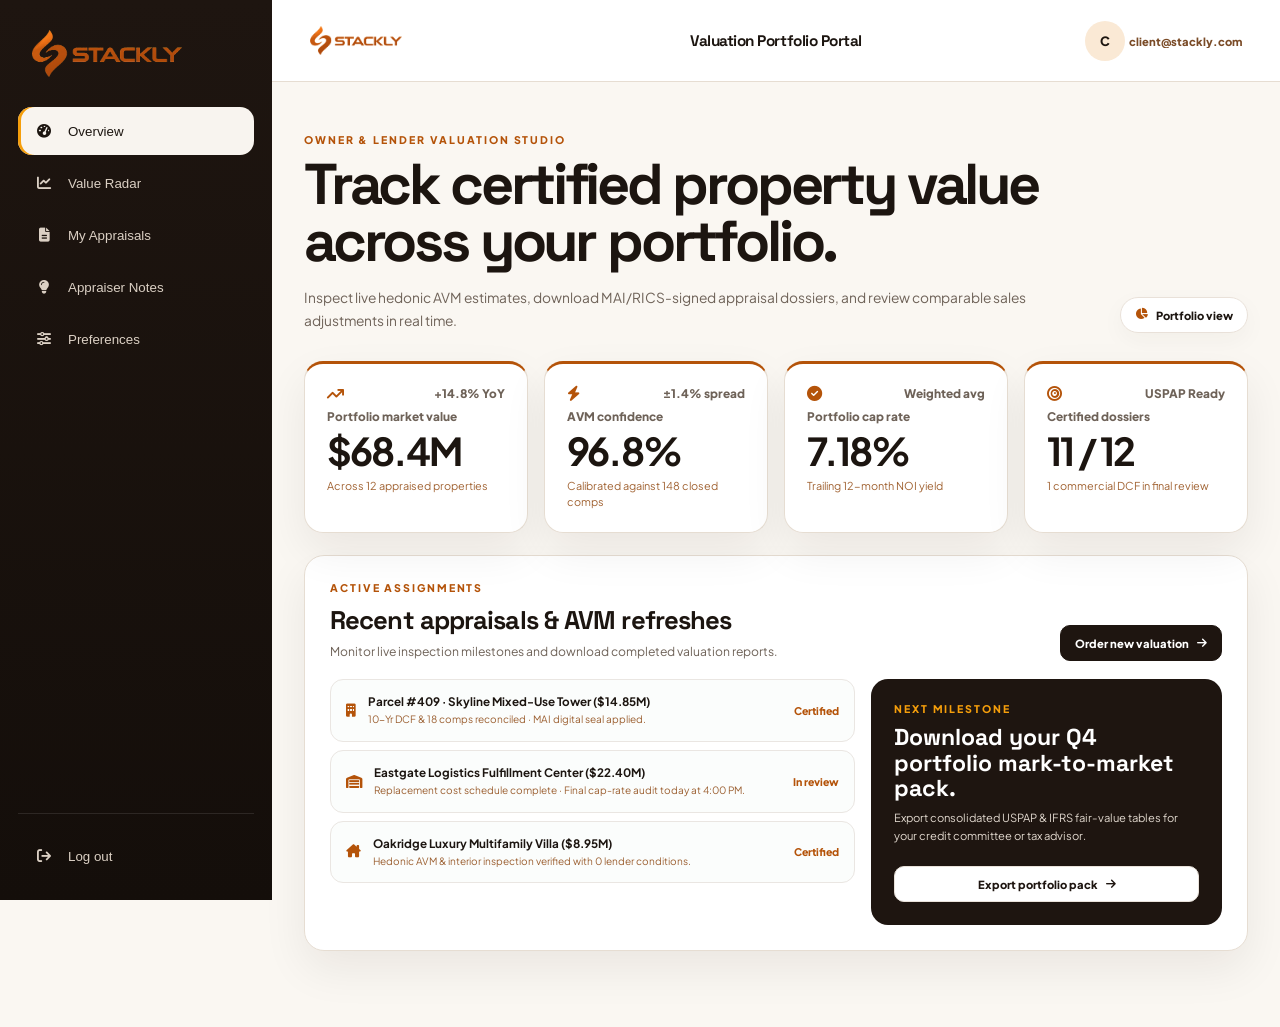
<file: client-dashboard.html>
<!doctype html>
<html lang="en">
<head>
<meta charset="utf-8">
<meta name="viewport" content="width=device-width, initial-scale=1">
<meta name="description" content="Stackly property owner, REIT &amp; institutional lender valuation workspace">
<title>Client Valuation Portal — Stackly Property Valuation</title>
<link href="https://fonts.googleapis.com/css2?family=Space+Grotesk:wght@600;700&family=Plus+Jakarta+Sans:wght@400;500;600;700;800&display=swap" rel="stylesheet">
<link rel="stylesheet" href="CSS/shared.css">
  <link rel="stylesheet" href="CSS/style.css">
<link rel="stylesheet" href="assets/fontawesome-all.min.css">
<link rel="stylesheet" href="CSS/dashboard.css">
</head>
<body class="dashboard-page dashboard-client">
<div class="dashboard-app">
  <aside id="dashboard-sidebar" class="dashboard-sidebar" aria-label="Client dashboard navigation">
    <div class="dashboard-sidebar__brand">
      <a class="dashboard-home-logo" href="index.html" aria-label="Stackly Property Valuation home"><img src="assets/stackly-logo-amber.webp" alt="Stackly"></a>
    </div>
    <div class="dashboard-sidebar__mobile-head">
      <a class="dashboard-home-logo" href="index.html" aria-label="Stackly Property Valuation home"><img src="assets/stackly-logo-amber.webp" alt="Stackly"></a>
      <button class="dashboard-menu-close" type="button" aria-label="Close dashboard menu"><i class="fa-solid fa-xmark" aria-hidden="true"></i></button>
    </div>
    <nav class="dashboard-nav" aria-label="Client workspace tabs">
      <button type="button" class="dashboard-tab is-active" data-tab="overview" aria-selected="true"><i class="fa-solid fa-gauge-high" aria-hidden="true"></i><span>Overview</span></button><button type="button" class="dashboard-tab" data-tab="performance" aria-selected="false"><i class="fa-solid fa-chart-line" aria-hidden="true"></i><span>Value Radar</span></button><button type="button" class="dashboard-tab" data-tab="reports" aria-selected="false"><i class="fa-solid fa-file-lines" aria-hidden="true"></i><span>My Appraisals</span></button><button type="button" class="dashboard-tab" data-tab="insights" aria-selected="false"><i class="fa-solid fa-lightbulb" aria-hidden="true"></i><span>Appraiser Notes</span></button><button type="button" class="dashboard-tab" data-tab="preferences" aria-selected="false"><i class="fa-solid fa-sliders" aria-hidden="true"></i><span>Preferences</span></button>
    </nav>
    <div class="dashboard-sidebar__bottom">
      <button class="dashboard-logout" type="button"><i class="fa-solid fa-arrow-right-from-bracket" aria-hidden="true"></i><span>Log out</span></button>
    </div>
  </aside>
  <div class="dashboard-overlay" aria-hidden="true"></div>
  <div class="dashboard-shell">
    <header class="dashboard-topbar">
      <div class="dashboard-topbar__left">
        <button class="dashboard-menu-toggle" type="button" aria-label="Open dashboard menu" aria-expanded="false" aria-controls="dashboard-sidebar"><i class="fa-solid fa-bars" aria-hidden="true"></i></button>
        <a class="dashboard-home-logo" href="index.html" aria-label="Stackly Property Valuation home"><img class="dashboard-header-logo" src="assets/stackly-logo-amber.webp" alt="Stackly"></a>
      </div>
      <h1 class="dashboard-header-title">Valuation Portfolio Portal</h1>
      <div class="dashboard-profile" aria-label="Logged in profile">
        <span class="dashboard-profile__avatar" data-profile-initial>C</span>
        <span class="dashboard-profile__email" data-profile-email>client@stackly.com</span>
      </div>
    </header>
    <main class="dashboard-main" tabindex="-1">
      <section aria-labelledby="client-overview-title" class="dashboard-panel is-active" data-panel="overview">
        <div class="dashboard-hero"><div><span class="dashboard-eyebrow">Owner &amp; lender valuation studio</span><h2 id="client-overview-title">Track certified property value across your portfolio.</h2><p>Inspect live hedonic AVM estimates, download MAI/RICS-signed appraisal dossiers, and review comparable sales adjustments in real time.</p></div><div class="dashboard-role"><i class="fa-solid fa-chart-pie"></i><span>Portfolio view</span></div></div>
        <div class="dashboard-grid"><article class="dashboard-card"><div class="dashboard-card__top"><i class="fa-solid fa-arrow-trend-up dashboard-card__icon"></i><span class="dashboard-card__trend">+14.8% YoY</span></div><span>Portfolio market value</span><strong>$68.4M</strong><small>Across 12 appraised properties</small></article><article class="dashboard-card"><div class="dashboard-card__top"><i class="fa-solid fa-bolt dashboard-card__icon"></i><span class="dashboard-card__trend">±1.4% spread</span></div><span>AVM confidence</span><strong>96.8%</strong><small>Calibrated against 148 closed comps</small></article><article class="dashboard-card"><div class="dashboard-card__top"><i class="fa-solid fa-circle-check dashboard-card__icon"></i><span class="dashboard-card__trend">Weighted avg</span></div><span>Portfolio cap rate</span><strong>7.18%</strong><small>Trailing 12-month NOI yield</small></article><article class="dashboard-card"><div class="dashboard-card__top"><i class="fa-solid fa-bullseye dashboard-card__icon"></i><span class="dashboard-card__trend">USPAP Ready</span></div><span>Certified dossiers</span><strong>11 / 12</strong><small>1 commercial DCF in final review</small></article></div>
        <section class="dashboard-section"><div class="dashboard-section__head"><div><span class="dashboard-eyebrow">Active assignments</span><h3>Recent appraisals &amp; AVM refreshes</h3><p>Monitor live inspection milestones and download completed valuation reports.</p></div><a class="dashboard-cta" href="404.html">Order new valuation <i class="fa-solid fa-arrow-right"></i></a></div><div class="dashboard-layout"><div class="dashboard-list"><div class="dashboard-row"><div class="dashboard-row__main"><i class="fa-solid fa-building"></i><div><strong>Parcel #409 · Skyline Mixed-Use Tower ($14.85M)</strong><span>10-Yr DCF &amp; 18 comps reconciled · MAI digital seal applied.</span></div></div><span class="dashboard-row__value">Certified</span></div><div class="dashboard-row"><div class="dashboard-row__main"><i class="fa-solid fa-warehouse"></i><div><strong>Eastgate Logistics Fulfillment Center ($22.40M)</strong><span>Replacement cost schedule complete · Final cap-rate audit today at 4:00 PM.</span></div></div><span class="dashboard-row__value">In review</span></div><div class="dashboard-row"><div class="dashboard-row__main"><i class="fa-solid fa-house-chimney"></i><div><strong>Oakridge Luxury Multifamily Villa ($8.95M)</strong><span>Hedonic AVM &amp; interior inspection verified with 0 lender conditions.</span></div></div><span class="dashboard-row__value">Certified</span></div></div><aside class="dashboard-side-panel"><div><span class="dashboard-eyebrow">Next milestone</span><h3>Download your Q4 portfolio mark-to-market pack.</h3><p>Export consolidated USPAP &amp; IFRS fair-value tables for your credit committee or tax advisor.</p></div><a class="dashboard-cta dashboard-cta--light" href="404.html">Export portfolio pack <i class="fa-solid fa-arrow-right"></i></a></aside></div></section>
      </section>

      <section aria-labelledby="client-performance-title" class="dashboard-panel" data-panel="performance">
        <div class="dashboard-hero"><div><span class="dashboard-eyebrow">Valuation confidence telemetry</span><h2 id="client-performance-title">See what drives every dollar of assessed value.</h2><p>Compare how your properties score across comparable sales density, NOI stability, physical condition, and submarket liquidity.</p></div></div>
        <div class="dashboard-grid"><article class="dashboard-card"><i class="fa-solid fa-arrow-trend-up dashboard-card__icon"></i><span>Comp density</span><strong>97%</strong><small>Submarket transaction match</small></article><article class="dashboard-card"><i class="fa-solid fa-users dashboard-card__icon"></i><span>NOI durability</span><strong>94%</strong><small>WALT &amp; tenant credit score</small></article><article class="dashboard-card"><i class="fa-solid fa-gauge-high dashboard-card__icon"></i><span>Physical condition</span><strong>92%</strong><small>Inspection &amp; CapEx index</small></article><article class="dashboard-card"><i class="fa-solid fa-bullseye dashboard-card__icon"></i><span>Lender readiness</span><strong>98/100</strong><small>USPAP &amp; FIRREA compliance score</small></article></div>
        <section class="dashboard-section"><div class="dashboard-section__head"><div><span class="dashboard-eyebrow">Attribution breakdown</span><h3>Portfolio valuation dimensions</h3><p>Updated automatically after every county deed sync and appraiser inspection.</p></div><a class="dashboard-cta" href="404.html">Share valuation scorecard <i class="fa-solid fa-arrow-right"></i></a></div><div class="dashboard-signal-list"><div><span>Sales comparison weight</span><div class="dashboard-meter"><span style="width:96%"></span></div><strong>96%</strong></div><div><span>DCF cash-flow coverage</span><div class="dashboard-meter"><span style="width:93%"></span></div><strong>93%</strong></div><div><span>Replacement cost alignment</span><div class="dashboard-meter"><span style="width:91%"></span></div><strong>91%</strong></div></div></section>
      </section>

      <section aria-labelledby="client-reports-title" class="dashboard-panel" data-panel="reports">
        <div class="dashboard-hero"><div><span class="dashboard-eyebrow">Appraisal vault &amp; exports</span><h2 id="client-reports-title">All your signed USPAP dossiers in one vault.</h2><p>Download certified PDF reports, interactive Excel DCF models, or MISMO XML packages for bank underwriting.</p></div></div>
        <div class="dashboard-grid"><article class="dashboard-card"><i class="fa-solid fa-file-lines dashboard-card__icon"></i><span>Signed appraisals</span><strong>11</strong><small>USPAP &amp; RICS sealed dossiers</small></article><article class="dashboard-card"><i class="fa-solid fa-eye dashboard-card__icon"></i><span>Lender shares</span><strong>24</strong><small>Underwriting portal views</small></article><article class="dashboard-card"><i class="fa-solid fa-clock dashboard-card__icon"></i><span>Last AVM sync</span><strong>14m</strong><small>Since county deed feed check</small></article><article class="dashboard-card"><i class="fa-solid fa-circle-check dashboard-card__icon"></i><span>Tax appeals won</span><strong>3</strong><small>Assessment reductions secured</small></article></div>
        <section class="dashboard-section"><div class="dashboard-section__head"><div><span class="dashboard-eyebrow">Dossier history</span><h3>Recent certified valuation deliveries</h3><p>Every dossier includes full comparable sales maps, DCF sensitivity tables, and appraiser sign-off.</p></div><a class="dashboard-cta" href="404.html">Download all dossiers <i class="fa-solid fa-arrow-right"></i></a></div><div class="dashboard-list"><div class="dashboard-row"><div class="dashboard-row__main"><i class="fa-solid fa-file-lines"></i><div><strong>Skyline Mixed-Use Tower · Full USPAP Narrative</strong><span>Appraised at $14.85M · Cap Rate 7.42% · Vikram Mehta, MAI.</span></div></div><span class="dashboard-row__value">PDF &amp; XLSX</span></div><div class="dashboard-row"><div class="dashboard-row__main"><i class="fa-solid fa-file-lines"></i><div><strong>Westside Urban Infill Parcel · Land HBU &amp; Residual DCF</strong><span>Appraised at $6.20M · FAR 4.5 entitlement verified · Elena Vance, AICP.</span></div></div><span class="dashboard-row__value">PDF &amp; GIS</span></div></div></section>
      </section>

      <section aria-labelledby="client-insights-title" class="dashboard-panel" data-panel="insights">
        <div class="dashboard-hero"><div><span class="dashboard-eyebrow">Chief appraiser commentary</span><h2 id="client-insights-title">Actionable notes from your valuation team.</h2><p>Review parcel-specific commentary on cap-rate shifts, comparable adjustments, and tax appeal opportunities.</p></div></div>
        <div class="dashboard-insight-list"><article><i class="fa-solid fa-arrow-trend-up"></i><div><span>01 · Commercial DCF · Vikram Mehta, MAI</span><h3>Submarket industrial cap rates compressed 25 bps following transit hub expansion.</h3><p>Your Eastgate Logistics asset benefits from 32-foot clear-height scarcity, supporting a $1.4M upward valuation revision.</p></div></article><article><i class="fa-solid fa-users"></i><div><span>02 · Residential AVM · Ananya Rao, MRICS</span><h3>Corner-lot and view-corridor adjustments added +6.4% over baseline zip-code median.</h3><p>Eighteen closed arm's-length deeds within 0.4 miles confirm strong luxury buyer liquidity.</p></div></article><article><i class="fa-solid fa-gauge-high"></i><div><span>03 · Tax Assessment Advisory · Elena Vance, AICP</span><h3>Municipal tax roll over-assessed Parcel #214 by 14.2% relative to comparable sales.</h3><p>We have prepared an evidence packet ready for your county board of equalization filing.</p></div></article></div><a class="dashboard-cta" href="404.html">Schedule 1:1 appraiser briefing <i class="fa-solid fa-arrow-right"></i></a>
      </section>

      <section aria-labelledby="client-preferences-title" class="dashboard-panel" data-panel="preferences">
        <div class="dashboard-hero"><div><span class="dashboard-eyebrow">Portal preferences</span><h2 id="client-preferences-title">Customize your valuation reporting workspace.</h2><p>Manage automated AVM alert thresholds, lender sharing permissions, and export formats.</p></div></div>
        <section class="dashboard-section"><div class="dashboard-setting-row"><div><i class="fa-solid fa-bell"></i><div><strong>Submarket comp &amp; cap-rate alerts</strong><span>Notify me whenever a comparable property closes within 0.5 miles of my portfolio.</span></div></div><span class="dashboard-status">On</span></div><div class="dashboard-setting-row"><div><i class="fa-solid fa-chart-simple"></i><div><strong>Lender underwriting portal link</strong><span>Allow authorized bank credit officers to view signed USPAP dossiers directly.</span></div></div><span class="dashboard-status">Enabled</span></div><div class="dashboard-setting-row"><div><i class="fa-solid fa-file-lines"></i><div><strong>Default valuation export bundle</strong><span>Include PDF narrative, MISMO XML, and Excel DCF sensitivity workbook.</span></div></div><span class="dashboard-status">Active</span></div><div class="dashboard-section__head dashboard-settings-cta"><div><span class="dashboard-eyebrow">Configuration</span><h3>Need to connect an ERP or loan origination system?</h3></div><a class="dashboard-cta" href="404.html">Open API &amp; webhook settings <i class="fa-solid fa-arrow-right"></i></a></div></section>
      </section>
    </main>
  </div>
</div>
<script src="dashboard.js"></script>
</body>
</html>
</file>
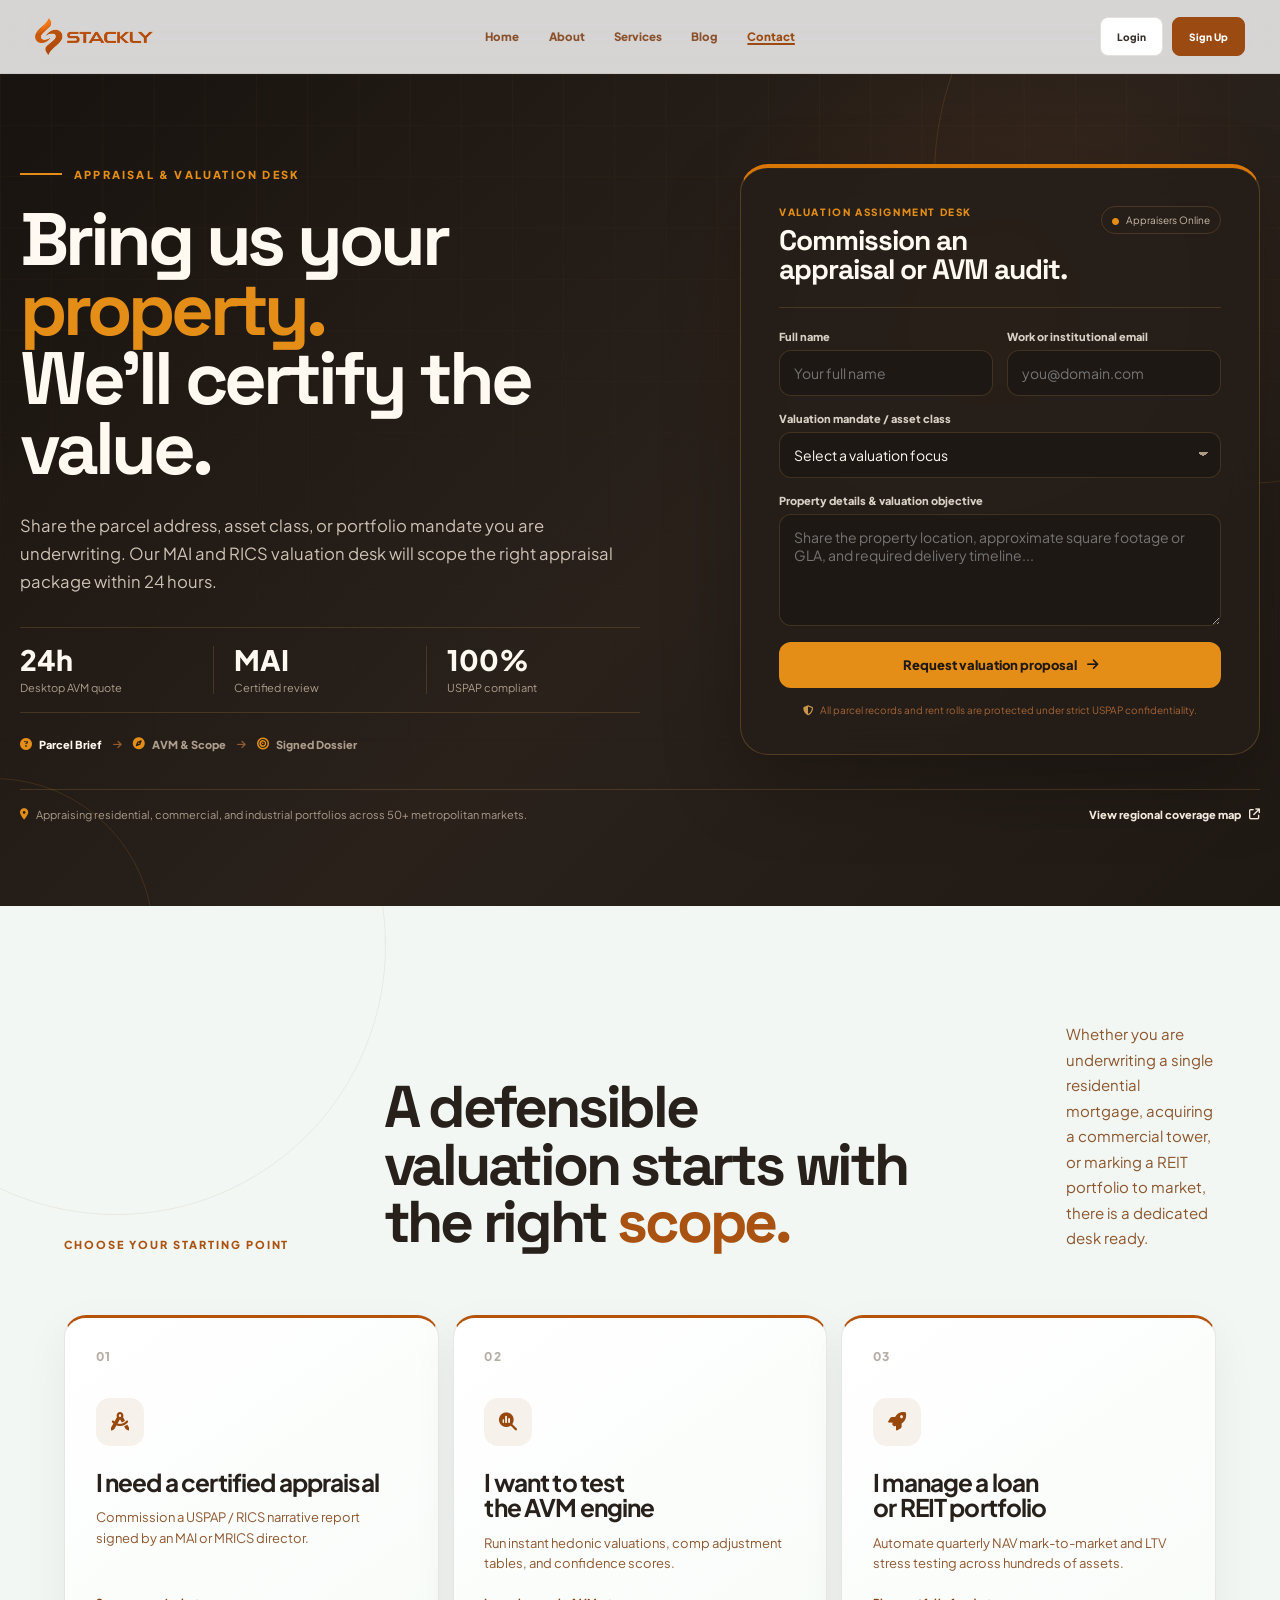
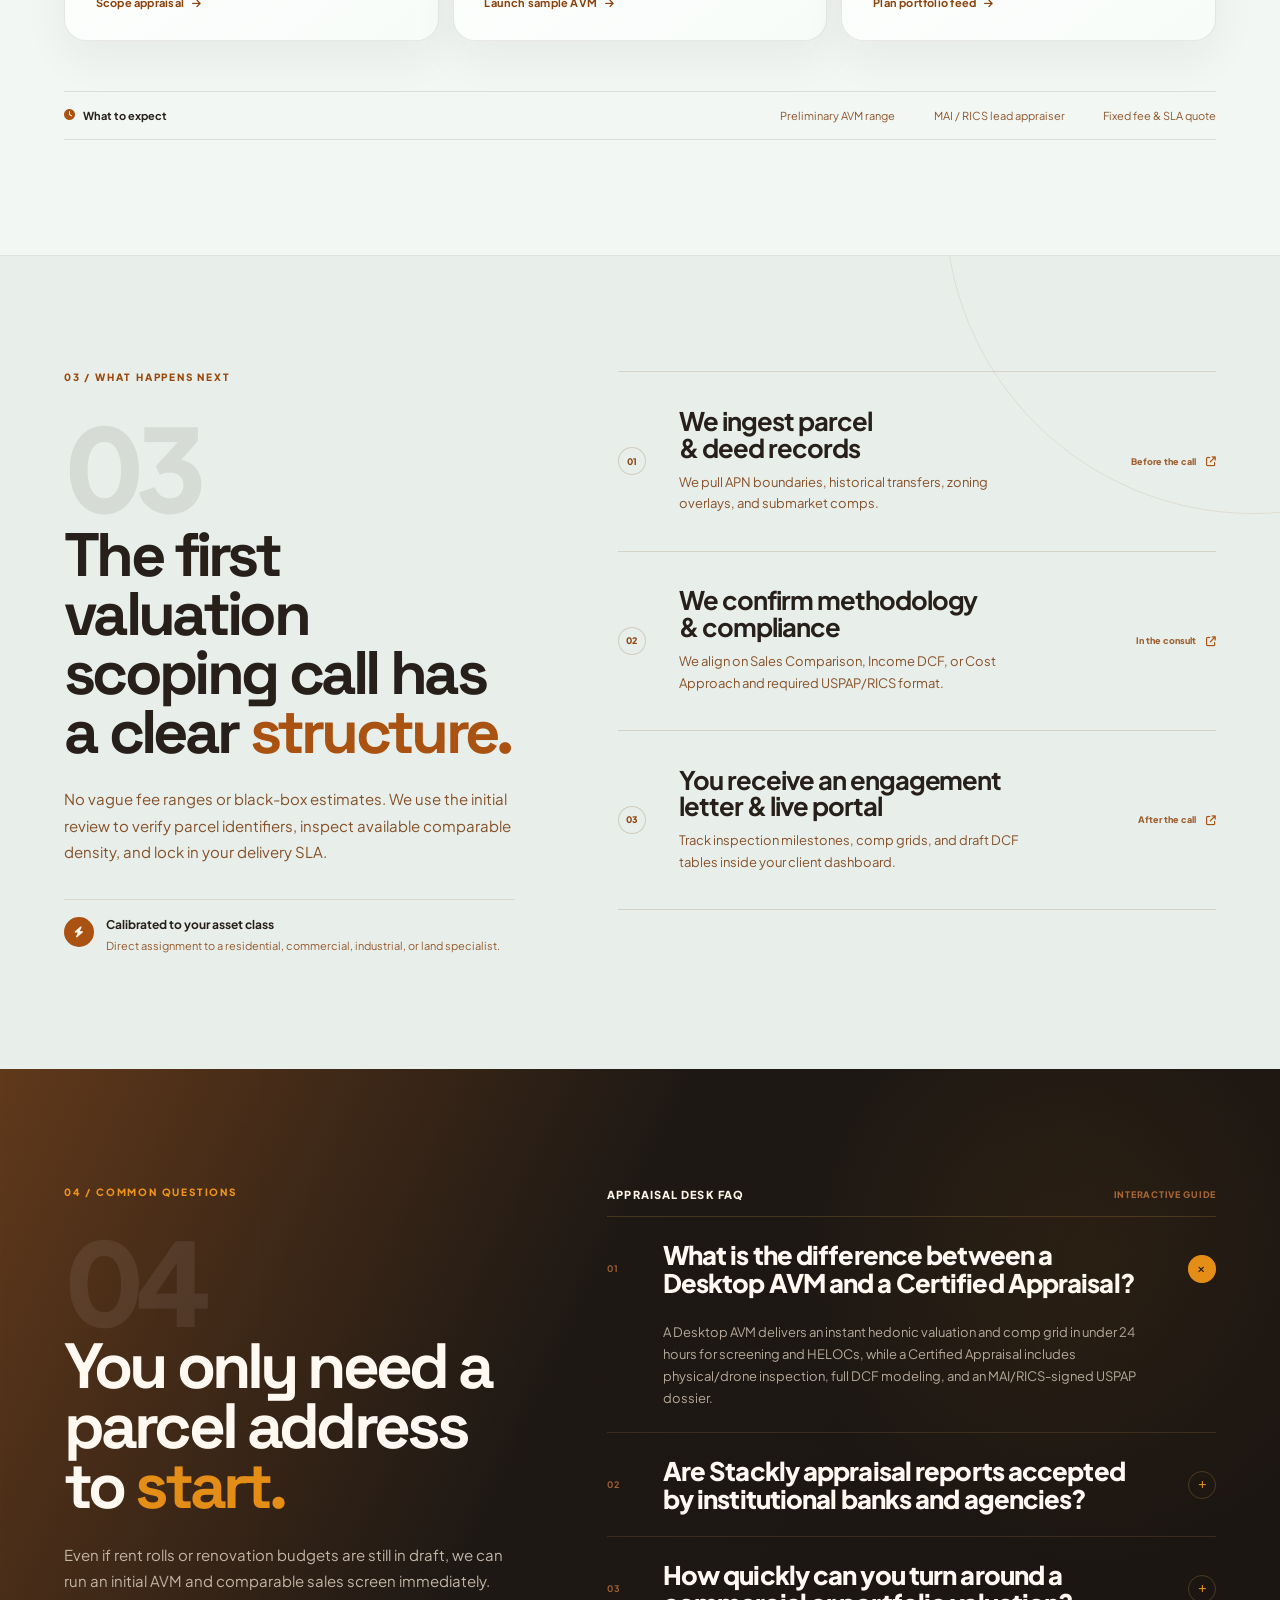
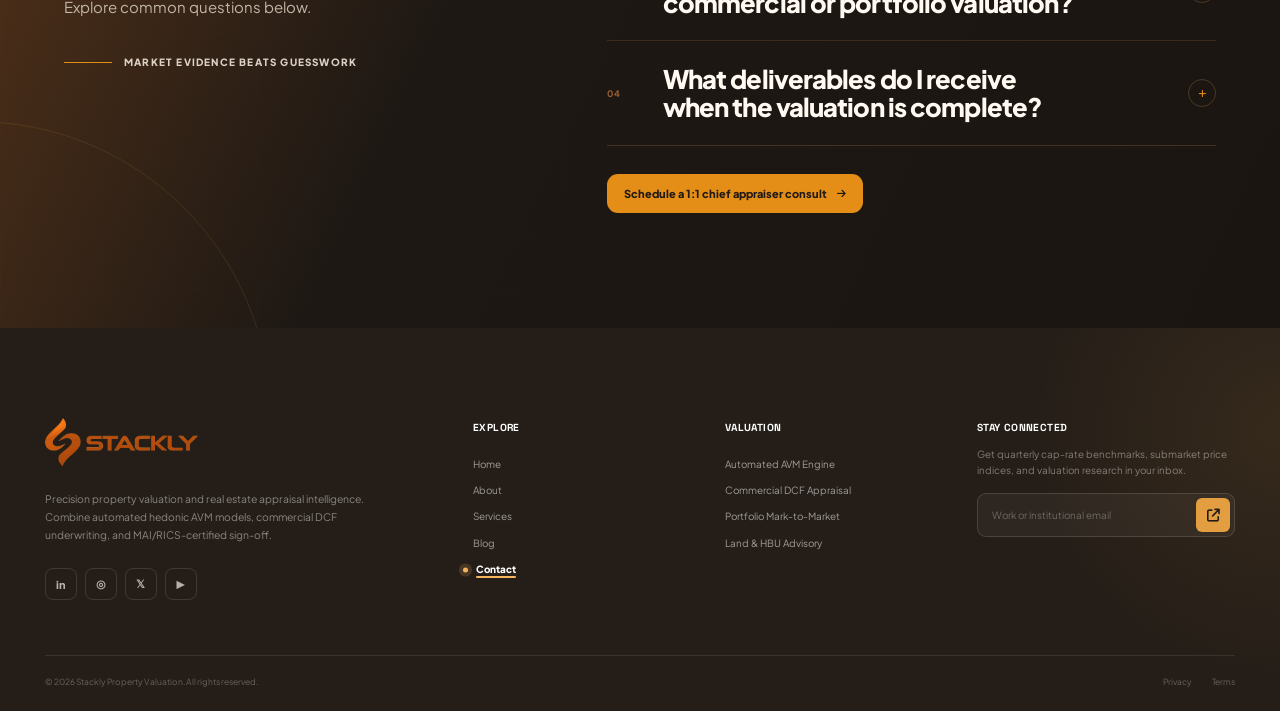
<file: contact.html>
<!doctype html>
<html lang="en">
<head>
<meta charset="utf-8">
<meta name="viewport" content="width=device-width, initial-scale=1">
<meta name="description" content="Contact Stackly Property Valuation to commission a USPAP/RICS appraisal, run a portfolio mark-to-market, or integrate our Hedonic AVM API.">
<meta name="theme-color" content="#18120e">
<title>Contact — Stackly Property Valuation</title>
<link href="https://fonts.googleapis.com/css2?family=Space+Grotesk:wght@600;700&family=Plus+Jakarta+Sans:wght@400;500;600;700;800&display=swap" rel="stylesheet">
<link rel="stylesheet" href="CSS/shared.css">
  <link rel="stylesheet" href="CSS/style.css">
<link rel="stylesheet" href="assets/fontawesome-all.min.css">
<link rel="stylesheet" href="CSS/contact.css">
</head>
<body class="contact-page">
<header class="site-header" data-header>
  <div class="site-header__inner">
    <a class="site-brand" href="index.html" aria-label="Stackly Property Valuation home"><img class="site-brand__logo" src="assets/stackly-logo-amber.webp" alt="Stackly" width="210" height="72"></a>
    <nav class="site-nav" aria-label="Primary navigation">
      <a href="index.html">Home</a><a href="about.html">About</a><a href="services.html">Services</a><a href="blog.html">Blog</a><a href="contact.html" class="is-active" aria-current="page">Contact</a>
    </nav>
    <div class="site-header__actions"><a class="site-header__login" href="login.html">Login</a><a class="site-header__signup" href="signup.html">Sign Up</a></div>
    <button class="site-menu-toggle" type="button" aria-label="Open navigation" aria-expanded="false" aria-controls="mobile-menu"><span></span><span></span><span></span></button>
  </div>
</header>
<div class="mobile-menu" id="mobile-menu" aria-hidden="true">
  <div class="mobile-menu__top"><a class="site-brand" href="index.html" aria-label="Stackly Property Valuation home"><img class="site-brand__logo" src="assets/stackly-logo-amber.webp" alt="Stackly" width="210" height="72"></a><button class="mobile-menu__close" type="button" aria-label="Close navigation">×</button></div>
  <nav class="mobile-nav" aria-label="Mobile navigation"><a href="index.html">Home</a><a href="about.html">About</a><a href="services.html">Services</a><a href="blog.html">Blog</a><a href="contact.html" class="is-active" aria-current="page">Contact</a></nav>
  <div class="mobile-menu__actions"><a class="site-header__signup" href="signup.html">Sign Up</a><a class="site-header__login" href="login.html">Login</a></div>
</div>

<main>
<section class="contact-hero" aria-labelledby="contact-title">
  <div class="contact-hero__grid" aria-hidden="true"></div>
  <div class="contact-hero__glow contact-hero__glow--one" aria-hidden="true"></div>
  <div class="contact-hero__glow contact-hero__glow--two" aria-hidden="true"></div>
  <div class="contact-hero__inner">
    <div class="contact-hero__intro" data-reveal>
      <div class="contact-eyebrow"><span></span>Appraisal &amp; valuation desk</div>
      <h1 id="contact-title">Bring us your <em>property.</em><br>We'll certify the value.</h1>
      <p>Share the parcel address, asset class, or portfolio mandate you are underwriting. Our MAI and RICS valuation desk will scope the right appraisal package within 24 hours.</p>
      <div class="contact-proof" aria-label="Contact highlights">
        <div><strong>24h</strong><span>Desktop AVM quote</span></div>
        <div><strong>MAI</strong><span>Certified review</span></div>
        <div><strong>100%</strong><span>USPAP compliant</span></div>
      </div>
      <div class="contact-route" aria-label="Engagement path">
        <span class="contact-route__node is-active"><i class="fa-solid fa-circle-question" aria-hidden="true"></i>Parcel Brief</span>
        <i class="fa-solid fa-arrow-right" aria-hidden="true"></i>
        <span class="contact-route__node"><i class="fa-solid fa-compass" aria-hidden="true"></i>AVM &amp; Scope</span>
        <i class="fa-solid fa-arrow-right" aria-hidden="true"></i>
        <span class="contact-route__node"><i class="fa-solid fa-bullseye" aria-hidden="true"></i>Signed Dossier</span>
      </div>
    </div>

    <div class="contact-panel" data-reveal>
      <div class="contact-panel__top">
        <div><span class="contact-panel__kicker">VALUATION ASSIGNMENT DESK</span><h2>Commission an appraisal or AVM audit.</h2></div>
        <span class="contact-panel__status"><i class="fa-solid fa-circle" aria-hidden="true"></i> Appraisers Online</span>
      </div>
      <form class="contact-form" id="contact-form" data-contact-form novalidate>
        <div class="contact-form__row">
          <div class="contact-field">
            <label for="contact-name">Full name</label>
            <input id="contact-name" name="name" type="text" autocomplete="name" placeholder="Your full name" required minlength="2" maxlength="80" aria-describedby="contact-name-error">
            <small class="contact-field__error" id="contact-name-error" role="alert" aria-live="polite"></small>
          </div>
          <div class="contact-field">
            <label for="contact-email">Work or institutional email</label>
            <input id="contact-email" name="email" type="email" autocomplete="email" inputmode="email" placeholder="you@domain.com" required aria-describedby="contact-email-error">
            <small class="contact-field__error" id="contact-email-error" role="alert" aria-live="polite"></small>
          </div>
        </div>
        <div class="contact-field">
          <label for="contact-topic">Valuation mandate / asset class</label>
          <select id="contact-topic" name="topic" required aria-describedby="contact-topic-error">
            <option value="" selected disabled>Select a valuation focus</option>
            <option value="Residential &amp; Luxury Hedonic AVM">Residential &amp; Luxury Hedonic AVM</option>
            <option value="Commercial Office, Retail &amp; Mixed-Use DCF">Commercial Office, Retail &amp; Mixed-Use DCF</option>
            <option value="Industrial, Logistics &amp; REIT Portfolio NAV">Industrial, Logistics &amp; REIT Portfolio NAV</option>
            <option value="Development Land, Zoning &amp; Tax Appeal">Development Land, Zoning &amp; Tax Appeal</option>
          </select>
          <small class="contact-field__error" id="contact-topic-error" role="alert" aria-live="polite"></small>
        </div>
        <div class="contact-field">
          <label for="contact-message">Property details &amp; valuation objective</label>
          <textarea id="contact-message" name="message" rows="4" placeholder="Share the property location, approximate square footage or GLA, and required delivery timeline..." required minlength="10" maxlength="1000" aria-describedby="contact-message-error"></textarea>
          <small class="contact-field__error" id="contact-message-error" role="alert" aria-live="polite"></small>
        </div>
        <button class="contact-form__submit" type="submit">Request valuation proposal <i class="fa-solid fa-arrow-right" aria-hidden="true"></i></button>
        <p class="contact-form__note"><i class="fa-solid fa-shield-halved" aria-hidden="true"></i> All parcel records and rent rolls are protected under strict USPAP confidentiality.</p>
        <p class="contact-form__error" id="contact-form-error" role="alert" aria-live="polite"></p>
        <p class="contact-form__success" id="contact-form-success" role="status" aria-live="polite" hidden></p>
      </form>
    </div>
  </div>
  <div class="contact-hero__bottom" data-reveal>
    <span><i class="fa-solid fa-location-dot" aria-hidden="true"></i> Appraising residential, commercial, and industrial portfolios across 50+ metropolitan markets.</span>
    <a href="404.html">View regional coverage map <i class="fa-solid fa-arrow-up-right-from-square" aria-hidden="true"></i></a>
  </div>
</section>

<section class="contact-paths" aria-labelledby="contact-paths-title">
  <div class="contact-paths__intro" data-reveal>
    <span class="contact-paths__eyebrow">Choose your starting point</span>
    <h2 id="contact-paths-title">A defensible valuation starts with the right <em>scope.</em></h2>
    <p>Whether you are underwriting a single residential mortgage, acquiring a commercial tower, or marking a REIT portfolio to market, there is a dedicated desk ready.</p>
  </div>
  <div class="contact-paths__list">
    <a class="contact-path" href="404.html" data-reveal>
      <span class="contact-path__number">01</span>
      <span class="contact-path__icon"><i class="fa-solid fa-compass-drafting" aria-hidden="true"></i></span>
      <span class="contact-path__body"><strong>I need a certified appraisal</strong><small>Commission a USPAP / RICS narrative report signed by an MAI or MRICS director.</small><b>Scope appraisal <i class="fa-solid fa-arrow-right" aria-hidden="true"></i></b></span>
    </a>
    <a class="contact-path" href="404.html" data-reveal>
      <span class="contact-path__number">02</span>
      <span class="contact-path__icon"><i class="fa-solid fa-magnifying-glass-chart" aria-hidden="true"></i></span>
      <span class="contact-path__body"><strong>I want to test the AVM engine</strong><small>Run instant hedonic valuations, comp adjustment tables, and confidence scores.</small><b>Launch sample AVM <i class="fa-solid fa-arrow-right" aria-hidden="true"></i></b></span>
    </a>
    <a class="contact-path" href="404.html" data-reveal>
      <span class="contact-path__number">03</span>
      <span class="contact-path__icon"><i class="fa-solid fa-rocket" aria-hidden="true"></i></span>
      <span class="contact-path__body"><strong>I manage a loan or REIT portfolio</strong><small>Automate quarterly NAV mark-to-market and LTV stress testing across hundreds of assets.</small><b>Plan portfolio feed <i class="fa-solid fa-arrow-right" aria-hidden="true"></i></b></span>
    </a>
  </div>
  <div class="contact-paths__promise" data-reveal>
    <span><i class="fa-solid fa-clock" aria-hidden="true"></i><strong>What to expect</strong></span>
    <span>Preliminary AVM range</span><span>MAI / RICS lead appraiser</span><span>Fixed fee &amp; SLA quote</span>
  </div>
</section>

<section class="contact-next" aria-labelledby="contact-next-title">
  <div class="contact-next__inner">
    <div class="contact-next__intro" data-reveal>
      <span class="contact-next__eyebrow">03 / What happens next</span>
      <div class="contact-next__index" aria-hidden="true">03</div>
      <h2 id="contact-next-title">The first valuation scoping call has a clear <em>structure.</em></h2>
      <p>No vague fee ranges or black-box estimates. We use the initial review to verify parcel identifiers, inspect available comparable density, and lock in your delivery SLA.</p>
      <div class="contact-next__signal"><i class="fa-solid fa-bolt" aria-hidden="true"></i><span><strong>Calibrated to your asset class</strong><small>Direct assignment to a residential, commercial, industrial, or land specialist.</small></span></div>
    </div>

    <div class="contact-next__steps" data-reveal>
      <a class="contact-next__step" href="404.html">
        <span class="contact-next__step-no">01</span>
        <span class="contact-next__step-main"><strong>We ingest parcel &amp; deed records</strong><small>We pull APN boundaries, historical transfers, zoning overlays, and submarket comps.</small></span>
        <span class="contact-next__step-meta"><b>Before the call</b><i class="fa-solid fa-arrow-up-right-from-square" aria-hidden="true"></i></span>
      </a>
      <a class="contact-next__step" href="404.html">
        <span class="contact-next__step-no">02</span>
        <span class="contact-next__step-main"><strong>We confirm methodology &amp; compliance</strong><small>We align on Sales Comparison, Income DCF, or Cost Approach and required USPAP/RICS format.</small></span>
        <span class="contact-next__step-meta"><b>In the consult</b><i class="fa-solid fa-arrow-up-right-from-square" aria-hidden="true"></i></span>
      </a>
      <a class="contact-next__step" href="404.html">
        <span class="contact-next__step-no">03</span>
        <span class="contact-next__step-main"><strong>You receive an engagement letter &amp; live portal</strong><small>Track inspection milestones, comp grids, and draft DCF tables inside your client dashboard.</small></span>
        <span class="contact-next__step-meta"><b>After the call</b><i class="fa-solid fa-arrow-up-right-from-square" aria-hidden="true"></i></span>
      </a>
    </div>
  </div>
</section>

<section class="contact-brief" aria-labelledby="contact-brief-title">
  <div class="contact-brief__ambient" aria-hidden="true"></div>
  <div class="contact-brief__inner">
    <div class="contact-brief__intro" data-reveal>
      <span class="contact-brief__eyebrow">04 / Common questions</span>
      <div class="contact-brief__index" aria-hidden="true">04</div>
      <h2 id="contact-brief-title">You only need a parcel address to <em>start.</em></h2>
      <p>Even if rent rolls or renovation budgets are still in draft, we can run an initial AVM and comparable sales screen immediately. Explore common questions below.</p>
      <div class="contact-brief__rule"><span></span><b>Market evidence beats guesswork</b></div>
    </div>

    <div class="contact-brief__questions" data-reveal>
      <div class="contact-brief__heading"><span>Appraisal Desk FAQ</span><small>Interactive guide</small></div>
      <div class="contact-brief__list" data-brief-list>
        <div class="contact-brief__item is-open">
          <button class="contact-brief__trigger" type="button" aria-expanded="true" aria-controls="brief-answer-1">
            <span class="contact-brief__q"><b>01</b><strong>What is the difference between a Desktop AVM and a Certified Appraisal?</strong></span>
            <i class="fa-solid fa-plus" aria-hidden="true"></i>
          </button>
          <div class="contact-brief__answer" id="brief-answer-1"><p>A Desktop AVM delivers an instant hedonic valuation and comp grid in under 24 hours for screening and HELOCs, while a Certified Appraisal includes physical/drone inspection, full DCF modeling, and an MAI/RICS-signed USPAP dossier.</p></div>
        </div>
        <div class="contact-brief__item">
          <button class="contact-brief__trigger" type="button" aria-expanded="false" aria-controls="brief-answer-2">
            <span class="contact-brief__q"><b>02</b><strong>Are Stackly appraisal reports accepted by institutional banks and agencies?</strong></span>
            <i class="fa-solid fa-plus" aria-hidden="true"></i>
          </button>
          <div class="contact-brief__answer" id="brief-answer-2" hidden><p>Yes. All certified reports comply strictly with USPAP, FIRREA, Fannie Mae/Freddie Mac, and RICS Red-Book standards, achieving a 99.2% first-pass acceptance rate across 420+ lending institutions.</p></div>
        </div>
        <div class="contact-brief__item">
          <button class="contact-brief__trigger" type="button" aria-expanded="false" aria-controls="brief-answer-3">
            <span class="contact-brief__q"><b>03</b><strong>How quickly can you turn around a commercial or portfolio valuation?</strong></span>
            <i class="fa-solid fa-plus" aria-hidden="true"></i>
          </button>
          <div class="contact-brief__answer" id="brief-answer-3" hidden><p>Desktop AVM and preliminary comp screens are delivered within 24 hours. Full commercial narrative appraisals and multi-asset REIT mark-to-market dossiers complete in 3 to 5 business days.</p></div>
        </div>
        <div class="contact-brief__item">
          <button class="contact-brief__trigger" type="button" aria-expanded="false" aria-controls="brief-answer-4">
            <span class="contact-brief__q"><b>04</b><strong>What deliverables do I receive when the valuation is complete?</strong></span>
            <i class="fa-solid fa-plus" aria-hidden="true"></i>
          </button>
          <div class="contact-brief__answer" id="brief-answer-4" hidden><p>You receive a signed USPAP/RICS PDF dossier, an interactive Excel/CSV DCF and comparable adjustment workbook, MISMO XML lender files, and live access in your Client Dashboard.</p></div>
        </div>
      </div>
      <a class="contact-brief__cta" href="404.html">Schedule a 1:1 chief appraiser consult <i class="fa-solid fa-arrow-right" aria-hidden="true"></i></a>
    </div>
  </div>
</section>
</main>

<footer class="site-footer" id="contact-footer">
  <div class="site-footer__container"><div class="site-footer__main">
    <div class="site-footer__brand-col"><a class="site-brand site-brand--footer" href="index.html" aria-label="Stackly Property Valuation home"><img class="site-brand__logo" src="assets/stackly-logo-amber.webp" alt="Stackly" width="210" height="72"></a><p>Precision property valuation and real estate appraisal intelligence. Combine automated hedonic AVM models, commercial DCF underwriting, and MAI/RICS-certified sign-off.</p><div class="site-footer__socials" aria-label="Social links"><a href="404.html" aria-label="LinkedIn">in</a><a href="404.html" aria-label="Instagram">◎</a><a href="404.html" aria-label="X">𝕏</a><a href="404.html" aria-label="YouTube">▶</a></div></div>
    <div class="site-footer__col"><h3>Explore</h3><a href="index.html">Home</a><a href="about.html">About</a><a href="services.html">Services</a><a href="blog.html">Blog</a><a href="contact.html" class="is-active" aria-current="page">Contact</a></div>
    <div class="site-footer__col"><h3>Valuation</h3><a href="404.html">Automated AVM Engine</a><a href="404.html">Commercial DCF Appraisal</a><a href="404.html">Portfolio Mark-to-Market</a><a href="404.html">Land &amp; HBU Advisory</a></div>
    <div class="site-footer__newsletter"><h3>Stay connected</h3><p>Get quarterly cap-rate benchmarks, submarket price indices, and valuation research in your inbox.</p><form class="newsletter-form" novalidate><label class="sr-only" for="newsletter-email">Email address</label><div class="newsletter-form__field"><input id="newsletter-email" name="email" type="email" autocomplete="email" placeholder="Work or institutional email" required><button type="submit" aria-label="Subscribe to newsletter"><i class="fa-solid fa-arrow-up-right-from-square" aria-hidden="true"></i></button></div><small class="newsletter-form__error" role="alert"></small><small class="newsletter-form__success" role="status">You're subscribed. Thanks.</small></form></div>
  </div><div class="site-footer__bottom"><span>© 2026 Stackly Property Valuation. All rights reserved.</span><div><a href="404.html">Privacy</a><a href="404.html">Terms</a></div></div></div>
</footer>
<script src="script.js"></script><script src="contact.js"></script>
</body></html>
</file>
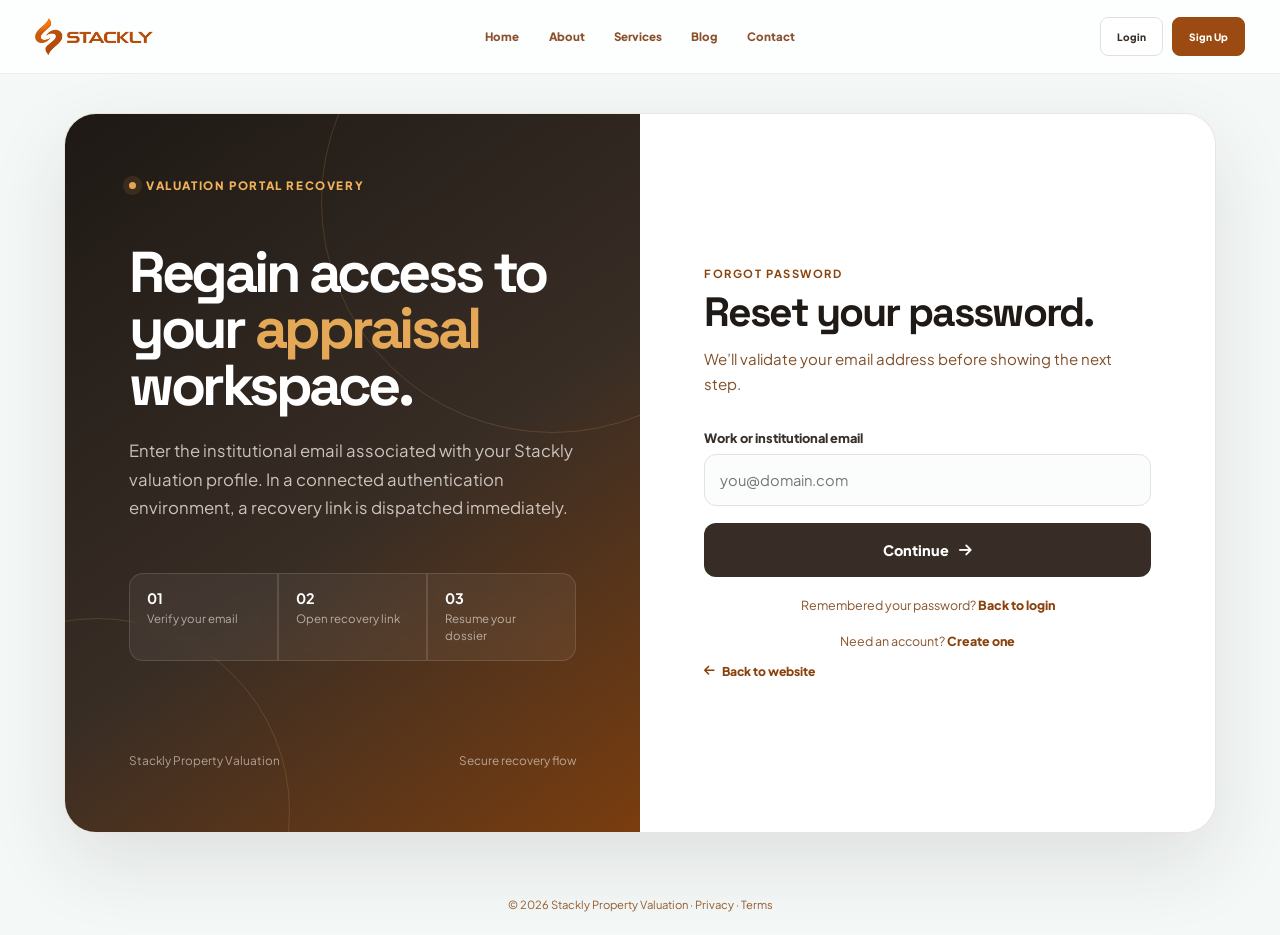
<file: forgot-password.html>
<!doctype html>
<html lang="en"><head><meta charset="utf-8"><meta name="viewport" content="width=device-width, initial-scale=1"><meta name="description" content="Reset your Stackly Property Valuation password."><title>Reset Password — Stackly Property Valuation</title><link href="https://fonts.googleapis.com/css2?family=Space+Grotesk:wght@600;700&family=Plus+Jakarta+Sans:wght@400;500;600;700;800&display=swap" rel="stylesheet"><link rel="stylesheet" href="CSS/shared.css">
  <link rel="stylesheet" href="CSS/style.css"><link rel="stylesheet" href="assets/fontawesome-all.min.css"><link rel="stylesheet" href="CSS/auth.css"></head>
<body class="auth-page"><header class="site-header" data-header><div class="site-header__inner"><a class="site-brand" href="index.html" aria-label="Stackly Property Valuation home"><img class="site-brand__logo" src="assets/stackly-logo-amber.webp" alt="Stackly" width="210" height="72"></a><nav class="site-nav" aria-label="Primary navigation"><a href="index.html">Home</a><a href="about.html">About</a><a href="services.html">Services</a><a href="blog.html">Blog</a><a href="contact.html">Contact</a></nav><div class="site-header__actions"><a class="site-header__login" href="login.html">Login</a><a class="site-header__signup" href="signup.html">Sign Up</a></div><button class="site-menu-toggle" type="button" aria-label="Open navigation" aria-expanded="false" aria-controls="mobile-menu"><span></span><span></span><span></span></button></div></header><div class="mobile-menu" id="mobile-menu" aria-hidden="true"><div class="mobile-menu__top"><a class="site-brand" href="index.html" aria-label="Stackly home"><img class="site-brand__logo" src="assets/stackly-logo-amber.webp" alt="Stackly" width="210" height="72"></a><button class="mobile-menu__close" type="button" aria-label="Close navigation">×</button></div><nav class="mobile-nav" aria-label="Mobile navigation"><a href="index.html">Home</a><a href="about.html">About</a><a href="services.html">Services</a><a href="blog.html">Blog</a><a href="contact.html">Contact</a></nav><div class="mobile-menu__actions"><a class="site-header__signup" href="signup.html">Sign Up</a><a class="site-header__login" href="login.html">Login</a></div></div>
<main class="auth-main"><section class="auth-shell" aria-labelledby="forgot-title"><div class="auth-visual"><div class="auth-visual__top"><div class="auth-kicker"><i></i> Valuation portal recovery</div><h1>Regain access to your <em>appraisal</em> workspace.</h1><p class="auth-visual__copy">Enter the institutional email associated with your Stackly valuation profile. In a connected authentication environment, a recovery link is dispatched immediately.</p><div class="auth-signal"><div class="auth-signal__item"><strong>01</strong><span>Verify your email</span></div><div class="auth-signal__item"><strong>02</strong><span>Open recovery link</span></div><div class="auth-signal__item"><strong>03</strong><span>Resume your dossier</span></div></div></div><div class="auth-visual__bottom"><span>Stackly Property Valuation</span><span>Secure recovery flow</span></div></div><div class="auth-form-panel"><div class="auth-form-wrap"><div class="auth-form-head"><div class="eyebrow">Forgot password</div><h2 id="forgot-title">Reset your password.</h2><p>We’ll validate your email address before showing the next step.</p></div><form class="auth-form" id="forgot-form" novalidate><div class="auth-field"><label for="forgot-email">Work or institutional email</label><input id="forgot-email" name="email" type="email" autocomplete="email" inputmode="email" placeholder="you@domain.com" aria-describedby="forgot-email-error"><div class="auth-error" id="forgot-email-error" aria-live="polite"></div></div><div class="auth-status" id="forgot-status" role="status" aria-live="polite"></div><button class="auth-submit" type="submit">Continue <i class="fa-solid fa-arrow-right" aria-hidden="true"></i></button><p class="auth-switch">Remembered your password? <a href="login.html">Back to login</a></p><p class="auth-switch">Need an account? <a href="signup.html">Create one</a></p></form><a class="auth-back" href="index.html"><i class="fa-solid fa-arrow-left" aria-hidden="true"></i> Back to website</a></div></div></section></main><footer class="auth-footer">© 2026 Stackly Property Valuation · <a href="404.html">Privacy</a> · <a href="404.html">Terms</a></footer><script src="script.js"></script><script src="auth.js"></script></body></html>
</file>
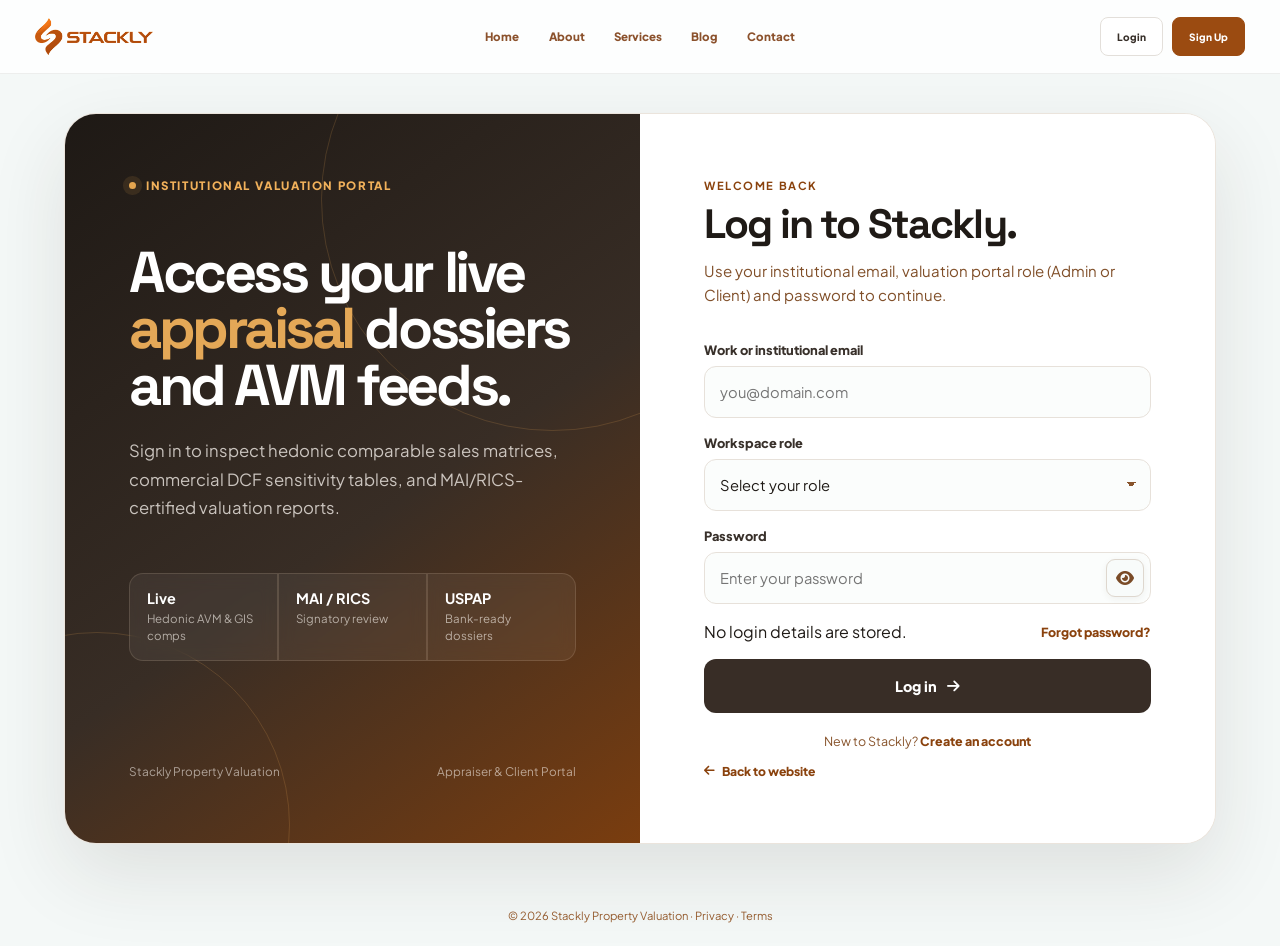
<file: login.html>
<!doctype html>
<html lang="en">
<head><meta charset="utf-8"><meta name="viewport" content="width=device-width, initial-scale=1"><meta name="description" content="Log in to Stackly Property Valuation Portal."><title>Login — Stackly Property Valuation</title><link href="https://fonts.googleapis.com/css2?family=Space+Grotesk:wght@600;700&family=Plus+Jakarta+Sans:wght@400;500;600;700;800&display=swap" rel="stylesheet"><link rel="stylesheet" href="CSS/shared.css">
  <link rel="stylesheet" href="CSS/style.css"><link rel="stylesheet" href="assets/fontawesome-all.min.css"><link rel="stylesheet" href="CSS/auth.css"></head>
<body class="auth-page">
<header class="site-header" data-header><div class="site-header__inner"><a class="site-brand" href="index.html" aria-label="Stackly Property Valuation home"><img class="site-brand__logo" src="assets/stackly-logo-amber.webp" alt="Stackly" width="210" height="72"></a><nav class="site-nav" aria-label="Primary navigation"><a href="index.html">Home</a><a href="about.html">About</a><a href="services.html">Services</a><a href="blog.html">Blog</a><a href="contact.html">Contact</a></nav><div class="site-header__actions"><a class="site-header__login" href="login.html" aria-current="page">Login</a><a class="site-header__signup" href="signup.html">Sign Up</a></div><button class="site-menu-toggle" type="button" aria-label="Open navigation" aria-expanded="false" aria-controls="mobile-menu"><span></span><span></span><span></span></button></div></header>
<div class="mobile-menu" id="mobile-menu" aria-hidden="true"><div class="mobile-menu__top"><a class="site-brand" href="index.html" aria-label="Stackly home"><img class="site-brand__logo" src="assets/stackly-logo-amber.webp" alt="Stackly" width="210" height="72"></a><button class="mobile-menu__close" type="button" aria-label="Close navigation">×</button></div><nav class="mobile-nav" aria-label="Mobile navigation"><a href="index.html">Home</a><a href="about.html">About</a><a href="services.html">Services</a><a href="blog.html">Blog</a><a href="contact.html">Contact</a></nav><div class="mobile-menu__actions"><a class="site-header__signup" href="signup.html">Sign Up</a><a class="site-header__login" href="login.html" aria-current="page">Login</a></div></div>
<main class="auth-main"><section class="auth-shell" aria-labelledby="login-title"><div class="auth-visual"><div class="auth-visual__top"><div class="auth-kicker"><i></i> Institutional valuation portal</div><h1>Access your live <em>appraisal</em> dossiers and AVM feeds.</h1><p class="auth-visual__copy">Sign in to inspect hedonic comparable sales matrices, commercial DCF sensitivity tables, and MAI/RICS-certified valuation reports.</p><div class="auth-signal" aria-label="Portal benefits"><div class="auth-signal__item"><strong>Live</strong><span>Hedonic AVM &amp; GIS comps</span></div><div class="auth-signal__item"><strong>MAI / RICS</strong><span>Signatory review</span></div><div class="auth-signal__item"><strong>USPAP</strong><span>Bank-ready dossiers</span></div></div></div><div class="auth-visual__bottom"><span>Stackly Property Valuation</span><span>Appraiser &amp; Client Portal</span></div></div><div class="auth-form-panel"><div class="auth-form-wrap"><div class="auth-form-head"><div class="eyebrow">Welcome back</div><h2 id="login-title">Log in to Stackly.</h2><p>Use your institutional email, valuation portal role (Admin or Client) and password to continue.</p></div><form class="auth-form" id="login-form" novalidate><div class="auth-field"><label for="login-email">Work or institutional email</label><input id="login-email" name="email" type="email" autocomplete="email" inputmode="email" placeholder="you@domain.com" aria-describedby="login-email-error"><div class="auth-error" id="login-email-error" aria-live="polite"></div></div><div class="auth-field"><label for="login-role">Workspace role</label><select id="login-role" name="role" autocomplete="organization-title" aria-describedby="login-role-error"><option value="">Select your role</option><option value="admin">Admin (Chief Appraiser &amp; Valuation Ops)</option><option value="client">Client (Property Owner &amp; Lender Portal)</option></select><div class="auth-error" id="login-role-error" aria-live="polite"></div></div><div class="auth-field"><label for="login-password">Password</label><div class="auth-input-wrap"><input id="login-password" name="password" type="password" autocomplete="current-password" placeholder="Enter your password" aria-describedby="login-password-error"><button class="auth-password-toggle" type="button" data-toggle-password="login-password" aria-label="Show password" aria-pressed="false"><i class="fa-solid fa-eye" aria-hidden="true"></i></button></div><div class="auth-error" id="login-password-error" aria-live="polite"></div></div><div class="auth-row auth-row--single"><span class="auth-attempt-note">No login details are stored.</span><a class="auth-link" href="forgot-password.html">Forgot password?</a></div><div class="auth-status" id="login-status" role="status" aria-live="polite"></div><button class="auth-submit" type="submit">Log in <i class="fa-solid fa-arrow-right" aria-hidden="true"></i></button><p class="auth-switch">New to Stackly? <a href="signup.html">Create an account</a></p></form><a class="auth-back" href="index.html"><i class="fa-solid fa-arrow-left" aria-hidden="true"></i> Back to website</a></div></div></section></main><footer class="auth-footer">© 2026 Stackly Property Valuation · <a href="404.html">Privacy</a> · <a href="404.html">Terms</a></footer><script src="script.js"></script><script src="auth.js"></script></body></html>
</file>
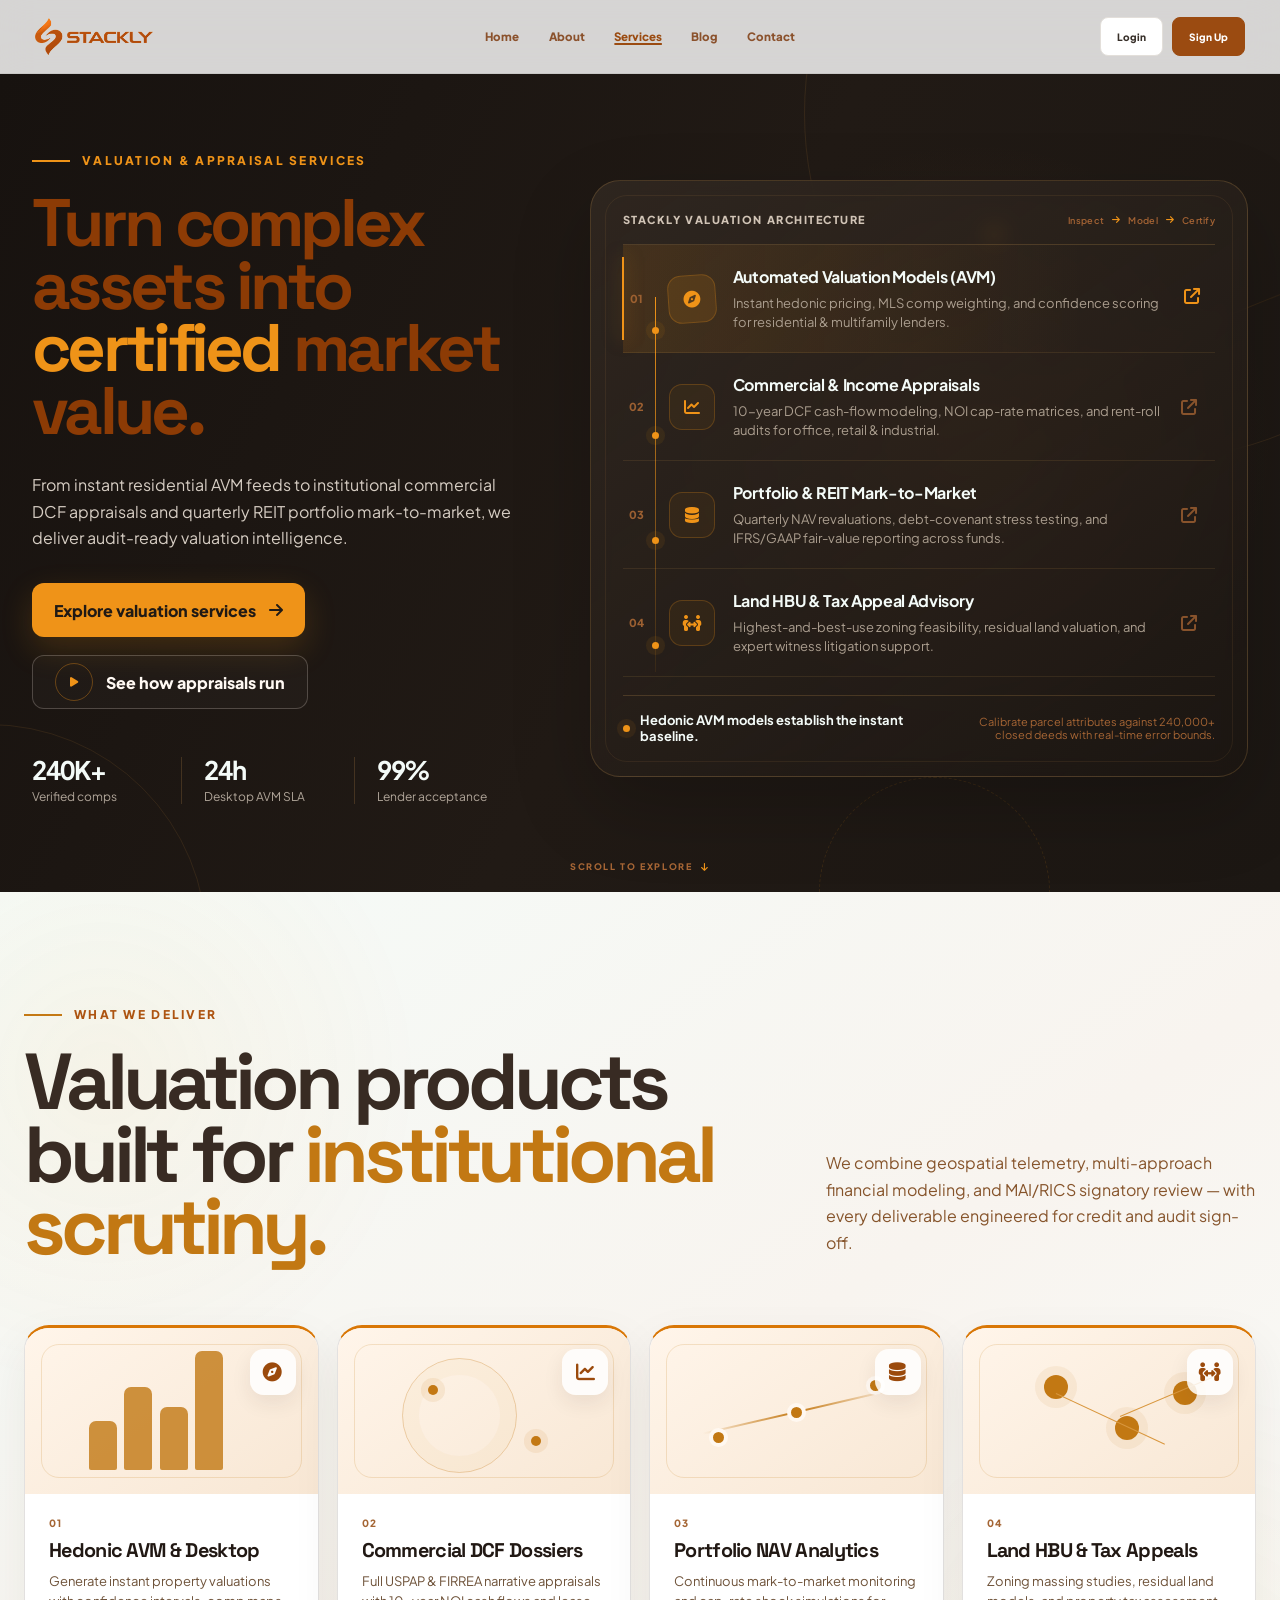
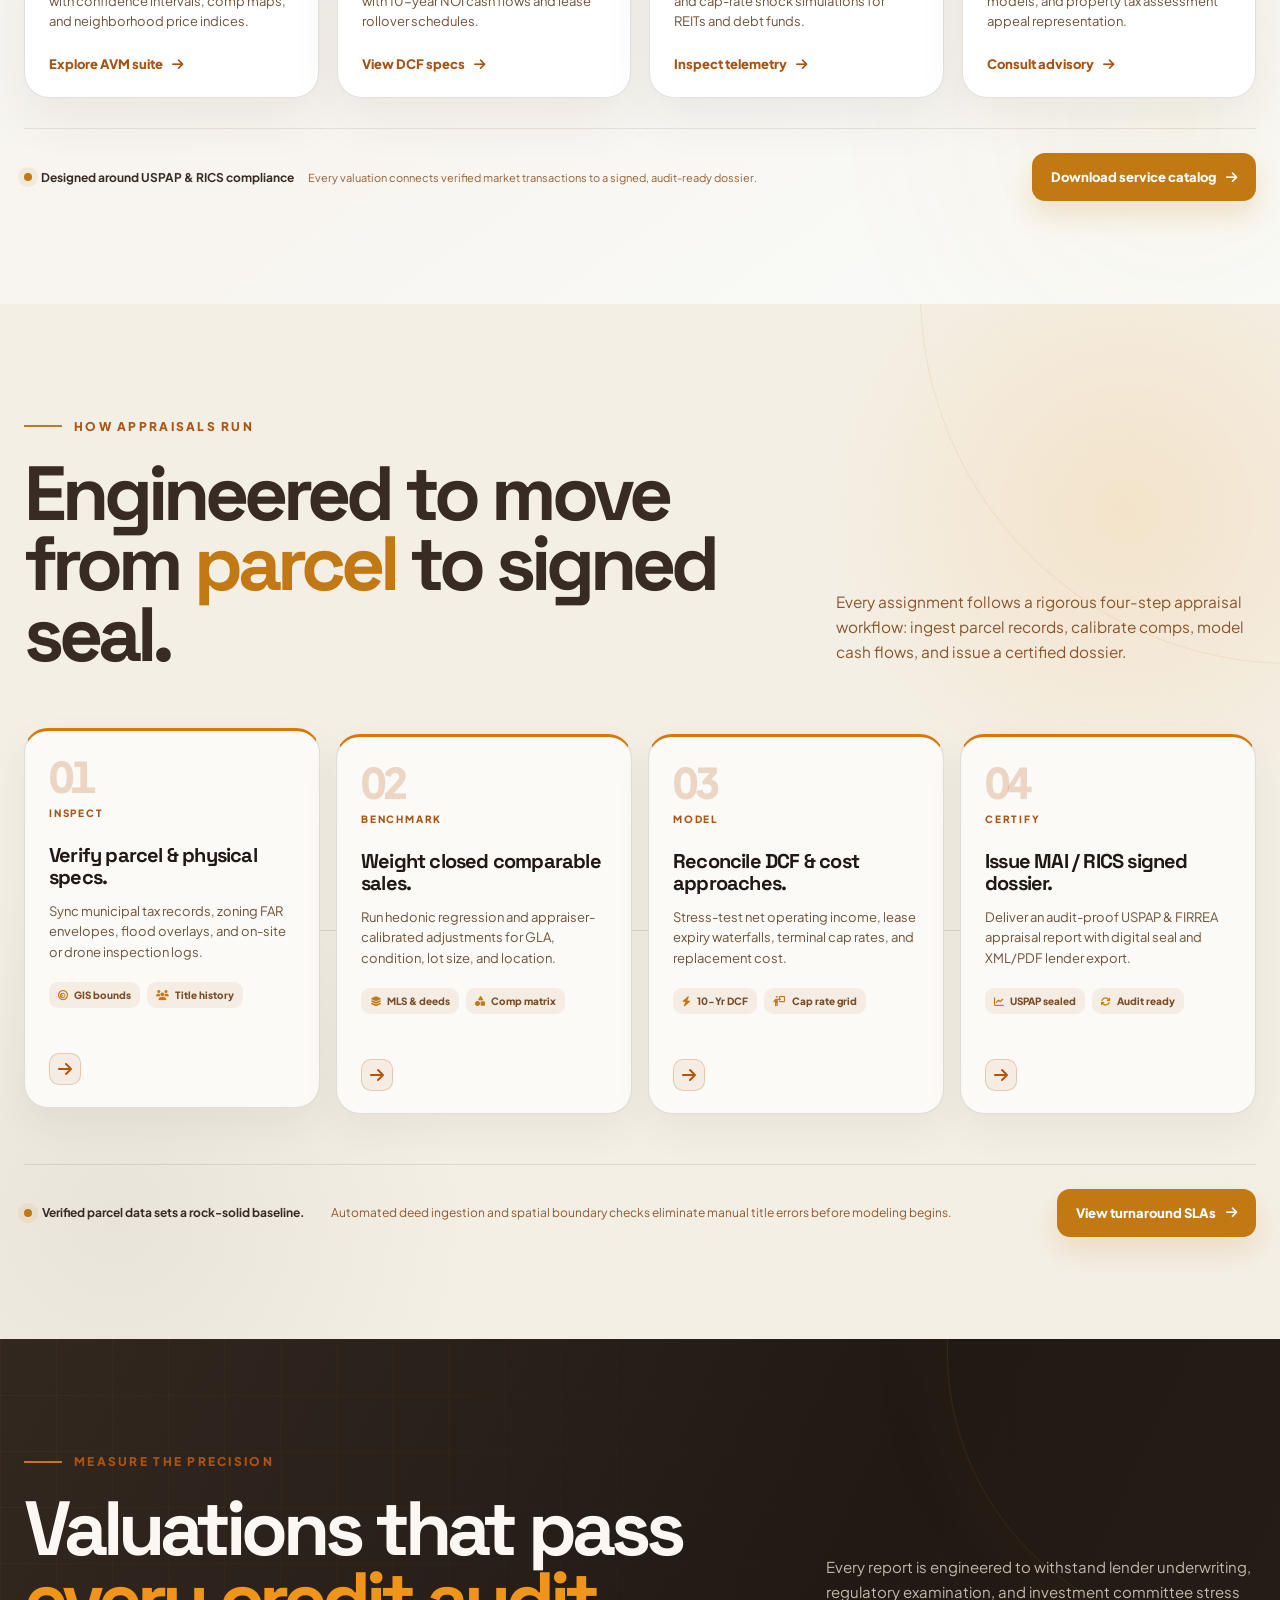
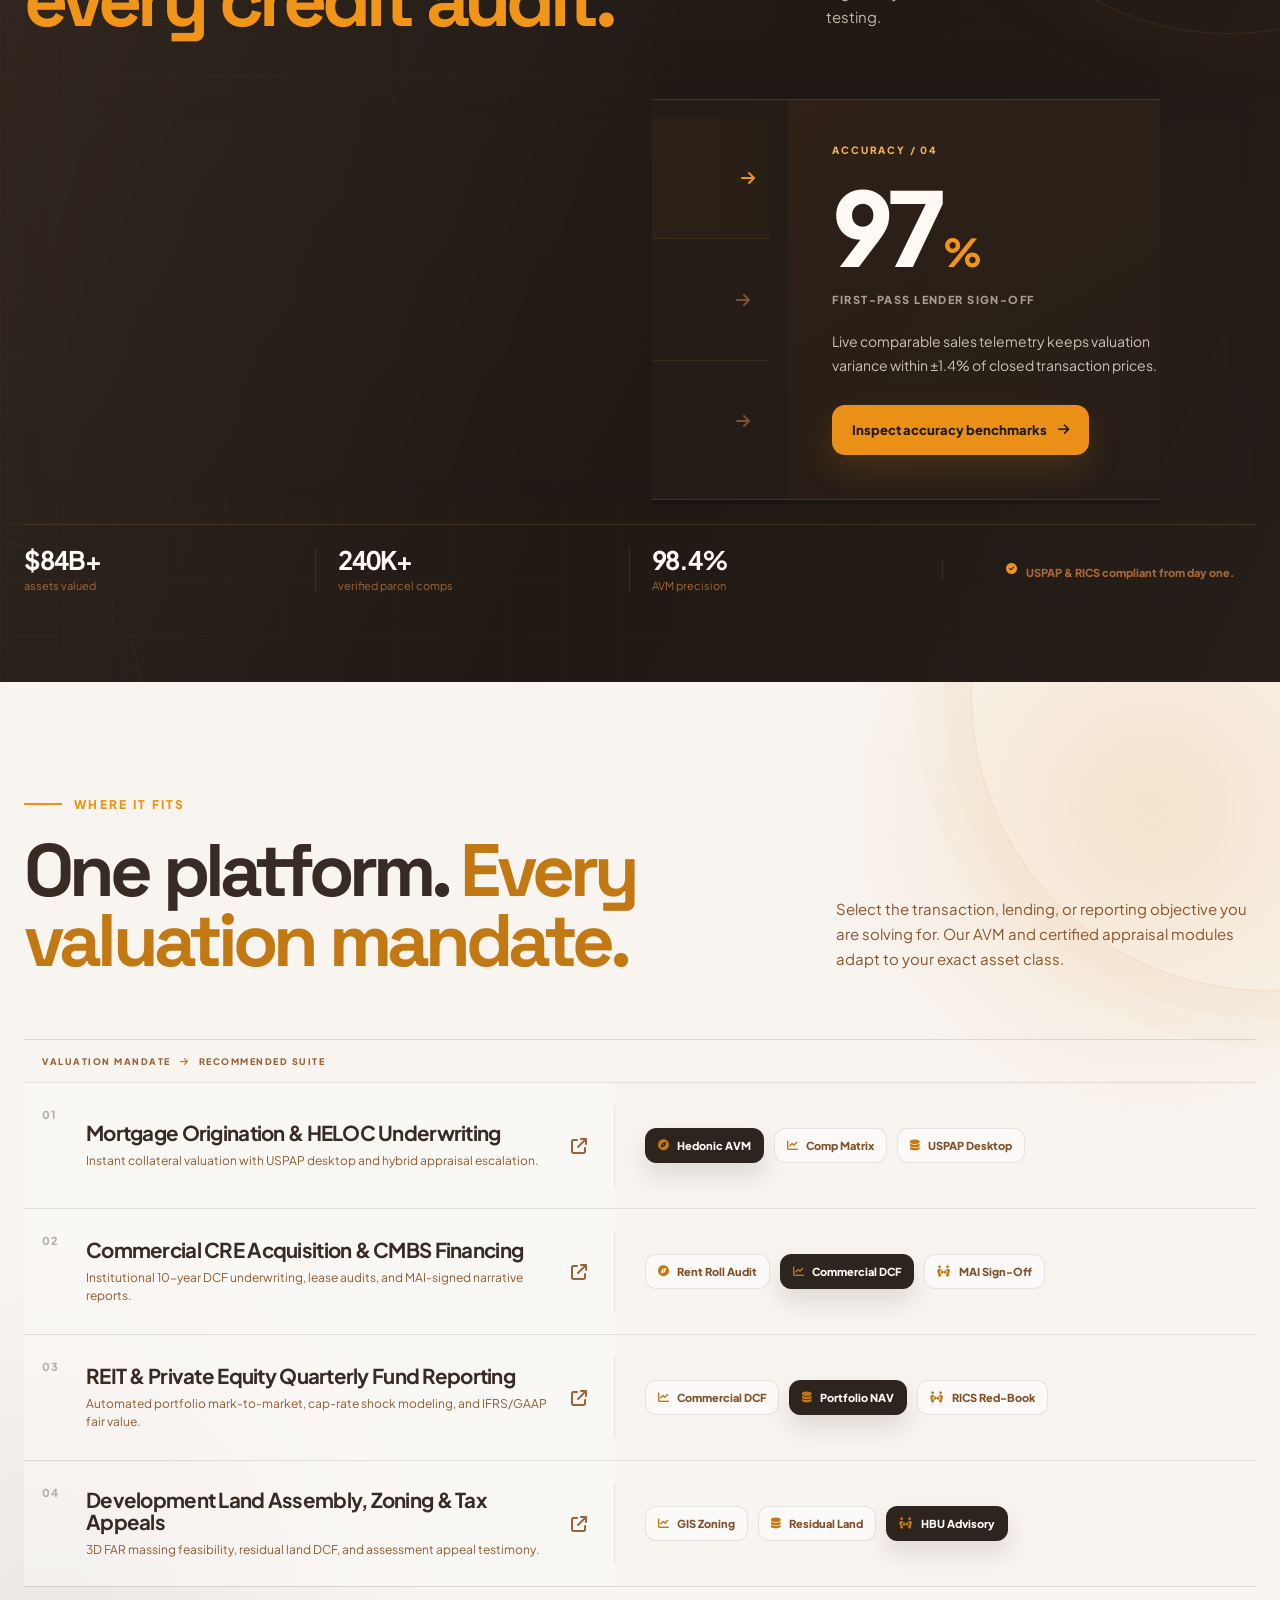
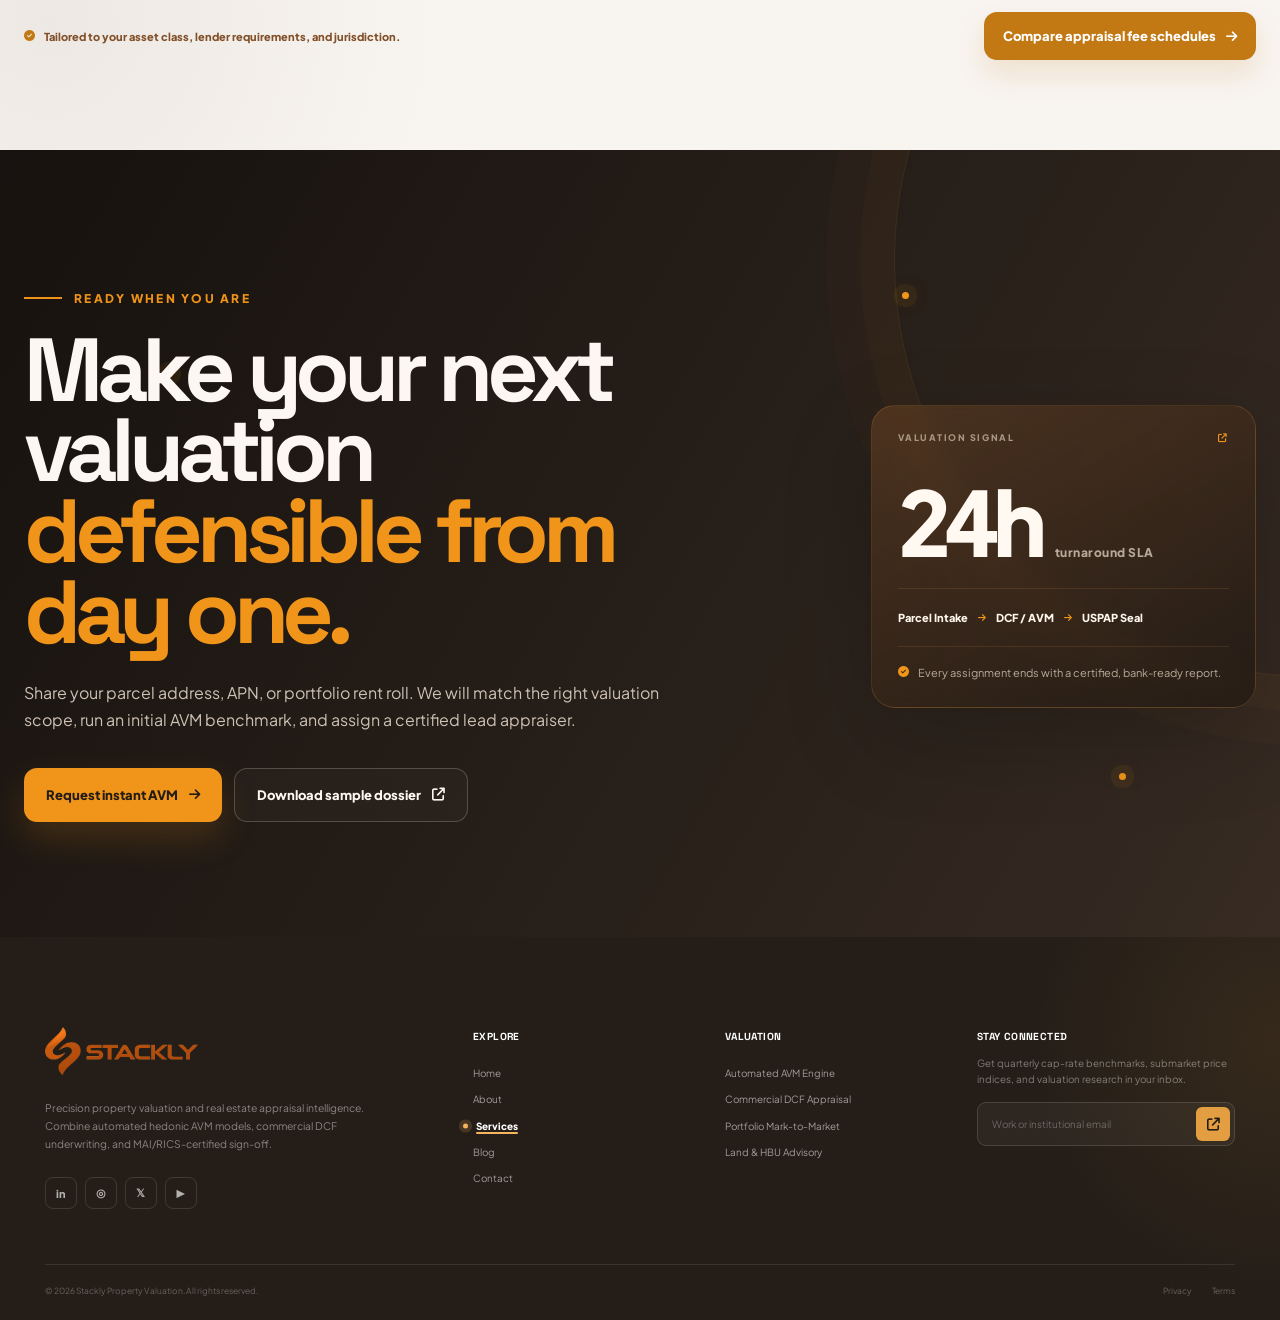
<file: services.html>
<!doctype html>
<html lang="en">
<head>
<meta charset="utf-8"><meta name="viewport" content="width=device-width, initial-scale=1">
<meta name="description" content="Stackly Property Valuation services — automated valuation models (AVM), commercial DCF appraisals, REIT portfolio mark-to-market, and land HBU advisory.">
<meta name="theme-color" content="#18120e">
<title>Services — Stackly Property Valuation</title>
<link href="https://fonts.googleapis.com/css2?family=Space+Grotesk:wght@600;700&family=Plus+Jakarta+Sans:wght@400;500;600;700;800&display=swap" rel="stylesheet">
<link rel="stylesheet" href="CSS/shared.css">
  <link rel="stylesheet" href="CSS/style.css">
<link rel="stylesheet" href="assets/fontawesome-all.min.css">
<link rel="stylesheet" href="CSS/services.css">
</head>
<body class="services-page">
<header class="site-header" data-header>
  <div class="site-header__inner">
    <a class="site-brand" href="index.html" aria-label="Stackly Property Valuation home"><img class="site-brand__logo" src="assets/stackly-logo-amber.webp" alt="Stackly" width="210" height="72"></a>
    <nav class="site-nav" aria-label="Primary navigation">
      <a href="index.html">Home</a><a href="about.html">About</a><a href="services.html" class="is-active" aria-current="page">Services</a><a href="blog.html">Blog</a><a href="contact.html">Contact</a>
    </nav>
    <div class="site-header__actions"><a class="site-header__login" href="login.html">Login</a><a class="site-header__signup" href="signup.html">Sign Up</a></div>
    <button class="site-menu-toggle" type="button" aria-label="Open navigation" aria-expanded="false" aria-controls="mobile-menu"><span></span><span></span><span></span></button>
  </div>
</header>
<div class="mobile-menu" id="mobile-menu" aria-hidden="true">
  <div class="mobile-menu__top"><a class="site-brand" href="index.html" aria-label="Stackly Property Valuation home"><img class="site-brand__logo" src="assets/stackly-logo-amber.webp" alt="Stackly" width="210" height="72"></a><button class="mobile-menu__close" type="button" aria-label="Close navigation">×</button></div>
  <nav class="mobile-nav" aria-label="Mobile navigation"><a href="index.html">Home</a><a href="about.html">About</a><a href="services.html" class="is-active" aria-current="page">Services</a><a href="blog.html">Blog</a><a href="contact.html">Contact</a></nav>
  <div class="mobile-menu__actions"><a class="site-header__signup" href="signup.html">Sign Up</a><a class="site-header__login" href="login.html">Login</a></div>
</div>
<main>
<section class="services-hero" aria-labelledby="services-title">
  <div class="services-hero__ambient" aria-hidden="true"><span></span><i></i><b></b></div>
  <div class="services-hero__inner">
    <div class="services-hero__intro">
      <div class="services-eyebrow" data-reveal><span></span>Valuation &amp; appraisal services</div>
      <h1 id="services-title" data-service-title><span>Turn complex assets into</span><span><em>certified</em> market value.</span></h1>
      <p class="services-lead" data-reveal>From instant residential AVM feeds to institutional commercial DCF appraisals and quarterly REIT portfolio mark-to-market, we deliver audit-ready valuation intelligence.</p>
      <div class="services-actions" data-reveal>
        <a class="services-btn services-btn--primary" href="#service-map">Explore valuation services <i class="fa-solid fa-arrow-right" aria-hidden="true"></i></a>
        <a class="services-btn services-btn--ghost" href="#service-map"><span class="services-play"><i class="fa-solid fa-play" aria-hidden="true"></i></span> See how appraisals run</a>
      </div>
      <div class="services-proof" data-reveal aria-label="Service highlights">
        <div><strong><span class="service-counter" data-value="240">240</span>K+</strong><span>Verified comps</span></div>
        <div><strong><span class="service-counter" data-value="24">24</span>h</strong><span>Desktop AVM SLA</span></div>
        <div><strong><span class="service-counter" data-value="99">99</span>%</strong><span>Lender acceptance</span></div>
      </div>
    </div>
    <div class="service-map" id="service-map" aria-label="Stackly valuation architecture">
      <div class="service-map__header" data-reveal><span>STACKLY VALUATION ARCHITECTURE</span><small class="service-map__flow"><span>Inspect</span><i class="fa-solid fa-arrow-right" aria-hidden="true"></i><span>Model</span><i class="fa-solid fa-arrow-right" aria-hidden="true"></i><span>Certify</span></small></div>
      <div class="service-map__rail" aria-hidden="true"><span></span><span></span><span></span><span></span></div>
      <div class="service-lane service-lane--active" data-service="strategy" tabindex="0" aria-label="Automated Valuation Models service">
        <span class="service-lane__number">01</span><span class="service-lane__icon"><i class="fa-solid fa-compass" aria-hidden="true"></i></span><div><strong>Automated Valuation Models (AVM)</strong><p>Instant hedonic pricing, MLS comp weighting, and confidence scoring for residential &amp; multifamily lenders.</p></div><span class="service-lane__arrow"><i class="fa-solid fa-arrow-up-right-from-square" aria-hidden="true"></i></span>
      </div>
      <div class="service-lane" data-service="intelligence" tabindex="0" aria-label="Commercial DCF Appraisal service">
        <span class="service-lane__number">02</span><span class="service-lane__icon"><i class="fa-solid fa-chart-line" aria-hidden="true"></i></span><div><strong>Commercial &amp; Income Appraisals</strong><p>10-year DCF cash-flow modeling, NOI cap-rate matrices, and rent-roll audits for office, retail &amp; industrial.</p></div><span class="service-lane__arrow"><i class="fa-solid fa-arrow-up-right-from-square" aria-hidden="true"></i></span>
      </div>
      <div class="service-lane" data-service="engineering" tabindex="0" aria-label="REIT & Portfolio Mark-to-Market service">
        <span class="service-lane__number">03</span><span class="service-lane__icon"><i class="fa-solid fa-database" aria-hidden="true"></i></span><div><strong>Portfolio &amp; REIT Mark-to-Market</strong><p>Quarterly NAV revaluations, debt-covenant stress testing, and IFRS/GAAP fair-value reporting across funds.</p></div><span class="service-lane__arrow"><i class="fa-solid fa-arrow-up-right-from-square" aria-hidden="true"></i></span>
      </div>
      <div class="service-lane" data-service="advisory" tabindex="0" aria-label="Land, HBU & Tax Appeal Advisory service">
        <span class="service-lane__number">04</span><span class="service-lane__icon"><i class="fa-solid fa-people-arrows" aria-hidden="true"></i></span><div><strong>Land HBU &amp; Tax Appeal Advisory</strong><p>Highest-and-best-use zoning feasibility, residual land valuation, and expert witness litigation support.</p></div><span class="service-lane__arrow"><i class="fa-solid fa-arrow-up-right-from-square" aria-hidden="true"></i></span>
      </div>
      <div class="service-map__status" aria-live="polite"><span></span><strong data-status-title>Hedonic AVM models establish the instant baseline.</strong><small data-status-copy>Calibrate parcel attributes against 240,000+ closed deeds with real-time error bounds.</small></div>
    </div>
  </div>
  <div class="services-scroll"><span>Scroll to explore</span><i class="fa-solid fa-arrow-down" aria-hidden="true"></i></div>
</section>

<section class="services-offer" id="services-offer" aria-labelledby="services-offer-title">
  <div class="services-offer__noise" aria-hidden="true"></div>
  <div class="services-offer__inner">
    <header class="services-offer__heading" data-reveal>
      <div class="services-eyebrow services-eyebrow--light"><span></span>What we deliver</div>
      <div class="services-offer__heading-row">
        <div>
          <h2 id="services-offer-title">Valuation products built for <em>institutional scrutiny.</em></h2>
        </div>
        <p>We combine geospatial telemetry, multi-approach financial modeling, and MAI/RICS signatory review — with every deliverable engineered for credit and audit sign-off.</p>
      </div>
    </header>

    <div class="services-offer__deck" data-offer-deck>
      <article class="offer-card offer-card--featured" tabindex="0" data-offer="strategy">
        <div class="offer-card__visual" aria-hidden="true"><span class="visual-bar v1"></span><span class="visual-bar v2"></span><span class="visual-bar v3"></span><span class="visual-bar v4"></span><i class="fa-solid fa-compass"></i></div>
        <div class="offer-card__body"><span class="offer-card__index">01</span><h3>Hedonic AVM &amp; Desktop</h3><p>Generate instant property valuations with confidence intervals, comp maps, and neighborhood price indices.</p><a href="404.html" aria-label="Learn more about Hedonic AVM">Explore AVM suite <i class="fa-solid fa-arrow-right" aria-hidden="true"></i></a></div>
      </article>
      <article class="offer-card" tabindex="0" data-offer="intelligence">
        <div class="offer-card__visual" aria-hidden="true"><span class="visual-ring"></span><span class="visual-point p1"></span><span class="visual-point p2"></span><i class="fa-solid fa-chart-line"></i></div>
        <div class="offer-card__body"><span class="offer-card__index">02</span><h3>Commercial DCF Dossiers</h3><p>Full USPAP &amp; FIRREA narrative appraisals with 10-year NOI cash flows and lease rollover schedules.</p><a href="404.html" aria-label="Learn more about Commercial DCF Dossiers">View DCF specs <i class="fa-solid fa-arrow-right" aria-hidden="true"></i></a></div>
      </article>
      <article class="offer-card" tabindex="0" data-offer="engineering">
        <div class="offer-card__visual" aria-hidden="true"><span class="pipeline-line"></span><span class="pipeline-node n1"></span><span class="pipeline-node n2"></span><span class="pipeline-node n3"></span><i class="fa-solid fa-database"></i></div>
        <div class="offer-card__body"><span class="offer-card__index">03</span><h3>Portfolio NAV Analytics</h3><p>Continuous mark-to-market monitoring and cap-rate shock simulations for REITs and debt funds.</p><a href="404.html" aria-label="Learn more about Portfolio NAV Analytics">Inspect telemetry <i class="fa-solid fa-arrow-right" aria-hidden="true"></i></a></div>
      </article>
      <article class="offer-card" tabindex="0" data-offer="advisory">
        <div class="offer-card__visual" aria-hidden="true"><span class="people-dot d1"></span><span class="people-dot d2"></span><span class="people-dot d3"></span><span class="people-link l1"></span><span class="people-link l2"></span><i class="fa-solid fa-people-arrows"></i></div>
        <div class="offer-card__body"><span class="offer-card__index">04</span><h3>Land HBU &amp; Tax Appeals</h3><p>Zoning massing studies, residual land models, and property tax assessment appeal representation.</p><a href="404.html" aria-label="Learn more about Land HBU & Tax Appeals">Consult advisory <i class="fa-solid fa-arrow-right" aria-hidden="true"></i></a></div>
      </article>
    </div>

    <div class="services-offer__footer" data-reveal>
      <div class="offer-proof"><span class="offer-proof__dot"></span><strong data-offer-status>Designed around USPAP &amp; RICS compliance</strong><small data-offer-copy>Every valuation connects verified market transactions to a signed, audit-ready dossier.</small></div>
      <a class="services-offer__cta" href="404.html">Download service catalog <i class="fa-solid fa-arrow-right" aria-hidden="true"></i></a>
    </div>
  </div>
</section>

<section class="services-delivery" id="services-delivery" aria-labelledby="services-delivery-title">
  <div class="services-delivery__glow" aria-hidden="true"></div>
  <div class="services-delivery__inner">
    <header class="services-delivery__header" data-reveal>
      <div class="services-eyebrow services-eyebrow--light"><span></span>How appraisals run</div>
      <div class="services-delivery__headline">
        <h2 id="services-delivery-title">Engineered to move from <em>parcel</em> to signed seal.</h2>
        <p>Every assignment follows a rigorous four-step appraisal workflow: ingest parcel records, calibrate comps, model cash flows, and issue a certified dossier.</p>
      </div>
    </header>

    <div class="delivery-cards" data-delivery-stage>
      <div class="delivery-cards__rail" aria-hidden="true"><span></span><span></span><span></span><span></span></div>
      <article class="delivery-card is-active" data-delivery-step="align" tabindex="0" role="link" aria-label="Open Inspect step details">
        <div class="delivery-card__top"><span class="delivery-card__number">01</span><span class="delivery-card__kicker">INSPECT</span></div>
        <div class="delivery-card__content">
          <h3>Verify parcel &amp; physical specs.</h3>
          <p>Sync municipal tax records, zoning FAR envelopes, flood overlays, and on-site or drone inspection logs.</p>
          <div class="delivery-card__meta"><span><i class="fa-solid fa-bullseye" aria-hidden="true"></i> GIS bounds</span><span><i class="fa-solid fa-users" aria-hidden="true"></i> Title history</span></div>
        </div>
        <span class="delivery-card__action" aria-hidden="true"><i class="fa-solid fa-arrow-right"></i></span>
      </article>
      <article class="delivery-card" data-delivery-step="build" tabindex="0" role="link" aria-label="Open Benchmark step details">
        <div class="delivery-card__top"><span class="delivery-card__number">02</span><span class="delivery-card__kicker">BENCHMARK</span></div>
        <div class="delivery-card__content">
          <h3>Weight closed comparable sales.</h3>
          <p>Run hedonic regression and appraiser-calibrated adjustments for GLA, condition, lot size, and location.</p>
          <div class="delivery-card__meta"><span><i class="fa-solid fa-layer-group" aria-hidden="true"></i> MLS &amp; deeds</span><span><i class="fa-solid fa-shapes" aria-hidden="true"></i> Comp matrix</span></div>
        </div>
        <span class="delivery-card__action" aria-hidden="true"><i class="fa-solid fa-arrow-right"></i></span>
      </article>
      <article class="delivery-card" data-delivery-step="activate" tabindex="0" role="link" aria-label="Open Model step details">
        <div class="delivery-card__top"><span class="delivery-card__number">03</span><span class="delivery-card__kicker">MODEL</span></div>
        <div class="delivery-card__content">
          <h3>Reconcile DCF &amp; cost approaches.</h3>
          <p>Stress-test net operating income, lease expiry waterfalls, terminal cap rates, and replacement cost.</p>
          <div class="delivery-card__meta"><span><i class="fa-solid fa-bolt" aria-hidden="true"></i> 10-Yr DCF</span><span><i class="fa-solid fa-person-chalkboard" aria-hidden="true"></i> Cap rate grid</span></div>
        </div>
        <span class="delivery-card__action" aria-hidden="true"><i class="fa-solid fa-arrow-right"></i></span>
      </article>
      <article class="delivery-card" data-delivery-step="improve" tabindex="0" role="link" aria-label="Open Certify step details">
        <div class="delivery-card__top"><span class="delivery-card__number">04</span><span class="delivery-card__kicker">CERTIFY</span></div>
        <div class="delivery-card__content">
          <h3>Issue MAI / RICS signed dossier.</h3>
          <p>Deliver an audit-proof USPAP &amp; FIRREA appraisal report with digital seal and XML/PDF lender export.</p>
          <div class="delivery-card__meta"><span><i class="fa-solid fa-chart-line" aria-hidden="true"></i> USPAP sealed</span><span><i class="fa-solid fa-arrows-rotate" aria-hidden="true"></i> Audit ready</span></div>
        </div>
        <span class="delivery-card__action" aria-hidden="true"><i class="fa-solid fa-arrow-right"></i></span>
      </article>
    </div>

    <div class="delivery-outcome" data-reveal>
      <div class="delivery-outcome__signal"><span></span><strong data-delivery-title>Verified parcel data sets a rock-solid baseline.</strong></div>
      <p data-delivery-copy>Automated deed ingestion and spatial boundary checks eliminate manual title errors before modeling begins.</p>
      <a href="404.html" class="delivery-outcome__cta">View turnaround SLAs <i class="fa-solid fa-arrow-right" aria-hidden="true"></i></a>
    </div>
  </div>
</section>

<section class="services-impact" id="services-impact" aria-labelledby="services-impact-title">
  <div class="services-impact__orb services-impact__orb--one" aria-hidden="true"></div>
  <div class="services-impact__orb services-impact__orb--two" aria-hidden="true"></div>
  <div class="services-impact__inner">
    <header class="services-impact__header" data-reveal>
      <div class="services-eyebrow services-eyebrow--light"><span></span>Measure the precision</div>
      <div class="services-impact__headline">
        <h2 id="services-impact-title">Valuations that pass <em>every credit audit.</em></h2>
        <p>Every report is engineered to withstand lender underwriting, regulatory examination, and investment committee stress testing.</p>
      </div>
    </header>

    <div class="impact-console" data-impact-console>
      <div class="impact-console__lead">
        <span class="impact-console__index">ACCURACY / 04</span>
        <div class="impact-score" aria-label="Lender acceptance 99 percent">
          <strong data-impact-counter="99">99</strong><span>%</span>
          <small>first-pass lender sign-off</small>
        </div>
        <p data-impact-copy>Live comparable sales telemetry keeps valuation variance within ±1.4% of closed transaction prices.</p>
        <a href="404.html" class="impact-console__cta">Inspect accuracy benchmarks <i class="fa-solid fa-arrow-right" aria-hidden="true"></i></a>
      </div>

      <div class="impact-console__bands" role="list" aria-label="Outcome stages">
        <button class="impact-band is-active" type="button" data-impact="visibility" aria-pressed="true">
          <span class="impact-band__number">01</span>
          <span class="impact-band__icon"><i class="fa-solid fa-eye" aria-hidden="true"></i></span>
          <span class="impact-band__body"><strong>Comp Transparency</strong><small>Every adjustment dollar explained.</small></span>
          <i class="impact-band__arrow fa-solid fa-arrow-right" aria-hidden="true"></i>
        </button>
        <button class="impact-band" type="button" data-impact="velocity" aria-pressed="false">
          <span class="impact-band__number">02</span>
          <span class="impact-band__icon"><i class="fa-solid fa-bolt" aria-hidden="true"></i></span>
          <span class="impact-band__body"><strong>Underwriting Speed</strong><small>Close loans 4.2x faster.</small></span>
          <i class="impact-band__arrow fa-solid fa-arrow-right" aria-hidden="true"></i>
        </button>
        <button class="impact-band" type="button" data-impact="value" aria-pressed="false">
          <span class="impact-band__number">03</span>
          <span class="impact-band__icon"><i class="fa-solid fa-chart-line" aria-hidden="true"></i></span>
          <span class="impact-band__body"><strong>Portfolio Certainty</strong><small>Real-time NAV &amp; LTV tracking.</small></span>
          <i class="impact-band__arrow fa-solid fa-arrow-right" aria-hidden="true"></i>
        </button>
      </div>
    </div>

    <div class="impact-proof" data-reveal>
      <div><strong>$84B+</strong><span>assets valued</span></div>
      <div><strong>240K+</strong><span>verified parcel comps</span></div>
      <div><strong>98.4%</strong><span>AVM precision</span></div>
      <div class="impact-proof__note"><i class="fa-solid fa-circle-check" aria-hidden="true"></i><span>USPAP &amp; RICS compliant from day one.</span></div>
    </div>
  </div>
</section>

<section class="services-fit" id="services-fit" aria-labelledby="services-fit-title">
  <div class="services-fit__wash" aria-hidden="true"></div>
  <div class="services-fit__inner">
    <header class="services-fit__header" data-reveal>
      <div class="services-eyebrow"><span></span>Where it fits</div>
      <div class="services-fit__headline">
        <h2 id="services-fit-title">One platform. <em>Every valuation mandate.</em></h2>
        <p>Select the transaction, lending, or reporting objective you are solving for. Our AVM and certified appraisal modules adapt to your exact asset class.</p>
      </div>
    </header>

    <div class="services-fit__matrix" data-reveal>
      <div class="services-fit__axis" aria-hidden="true">
        <span>VALUATION MANDATE</span><i class="fa-solid fa-arrow-right"></i><span>RECOMMENDED SUITE</span>
      </div>
      <div class="fit-row">
        <a class="fit-row__need" href="404.html">
          <span class="fit-row__number">01</span>
          <span><strong>Mortgage Origination &amp; HELOC Underwriting</strong><small>Instant collateral valuation with USPAP desktop and hybrid appraisal escalation.</small></span>
          <i class="fa-solid fa-arrow-up-right-from-square" aria-hidden="true"></i>
        </a>
        <div class="fit-row__mix" aria-label="Services for mortgage origination">
          <span class="fit-chip fit-chip--active"><i class="fa-solid fa-compass"></i> Hedonic AVM</span>
          <span class="fit-chip"><i class="fa-solid fa-chart-line"></i> Comp Matrix</span>
          <span class="fit-chip"><i class="fa-solid fa-database"></i> USPAP Desktop</span>
        </div>
      </div>
      <div class="fit-row">
        <a class="fit-row__need" href="404.html">
          <span class="fit-row__number">02</span>
          <span><strong>Commercial CRE Acquisition &amp; CMBS Financing</strong><small>Institutional 10-year DCF underwriting, lease audits, and MAI-signed narrative reports.</small></span>
          <i class="fa-solid fa-arrow-up-right-from-square" aria-hidden="true"></i>
        </a>
        <div class="fit-row__mix" aria-label="Services for commercial CRE">
          <span class="fit-chip"><i class="fa-solid fa-compass"></i> Rent Roll Audit</span>
          <span class="fit-chip fit-chip--active"><i class="fa-solid fa-chart-line"></i> Commercial DCF</span>
          <span class="fit-chip"><i class="fa-solid fa-people-arrows"></i> MAI Sign-Off</span>
        </div>
      </div>
      <div class="fit-row">
        <a class="fit-row__need" href="404.html">
          <span class="fit-row__number">03</span>
          <span><strong>REIT &amp; Private Equity Quarterly Fund Reporting</strong><small>Automated portfolio mark-to-market, cap-rate shock modeling, and IFRS/GAAP fair value.</small></span>
          <i class="fa-solid fa-arrow-up-right-from-square" aria-hidden="true"></i>
        </a>
        <div class="fit-row__mix" aria-label="Services for REIT reporting">
          <span class="fit-chip"><i class="fa-solid fa-chart-line"></i> Commercial DCF</span>
          <span class="fit-chip fit-chip--active"><i class="fa-solid fa-database"></i> Portfolio NAV</span>
          <span class="fit-chip"><i class="fa-solid fa-people-arrows"></i> RICS Red-Book</span>
        </div>
      </div>
      <div class="fit-row">
        <a class="fit-row__need" href="404.html">
          <span class="fit-row__number">04</span>
          <span><strong>Development Land Assembly, Zoning &amp; Tax Appeals</strong><small>3D FAR massing feasibility, residual land DCF, and assessment appeal testimony.</small></span>
          <i class="fa-solid fa-arrow-up-right-from-square" aria-hidden="true"></i>
        </a>
        <div class="fit-row__mix" aria-label="Services for land and tax appeals">
          <span class="fit-chip"><i class="fa-solid fa-chart-line"></i> GIS Zoning</span>
          <span class="fit-chip"><i class="fa-solid fa-database"></i> Residual Land</span>
          <span class="fit-chip fit-chip--active"><i class="fa-solid fa-people-arrows"></i> HBU Advisory</span>
        </div>
      </div>
    </div>

    <div class="services-fit__footer" data-reveal>
      <span><i class="fa-solid fa-circle-check" aria-hidden="true"></i> Tailored to your asset class, lender requirements, and jurisdiction.</span>
      <a href="404.html">Compare appraisal fee schedules <i class="fa-solid fa-arrow-right" aria-hidden="true"></i></a>
    </div>
  </div>
</section>

<section class="services-final" id="services-final" aria-labelledby="services-final-title">
  <div class="services-final__signal" aria-hidden="true"><span></span><span></span><span></span></div>
  <div class="services-final__inner">
    <div class="services-final__copy" data-reveal>
      <div class="services-eyebrow"><span></span>Ready when you are</div>
      <h2 id="services-final-title">Make your next valuation <em>defensible from day one.</em></h2>
      <p>Share your parcel address, APN, or portfolio rent roll. We will match the right valuation scope, run an initial AVM benchmark, and assign a certified lead appraiser.</p>
      <div class="services-final__actions">
        <a class="services-final__primary" href="404.html">Request instant AVM <i class="fa-solid fa-arrow-right" aria-hidden="true"></i></a>
        <a class="services-final__secondary" href="404.html">Download sample dossier <i class="fa-solid fa-arrow-up-right-from-square" aria-hidden="true"></i></a>
      </div>
    </div>
    <div class="services-final__panel" data-reveal>
      <div class="final-panel__top"><span>VALUATION SIGNAL</span><i class="fa-solid fa-arrow-up-right-from-square" aria-hidden="true"></i></div>
      <div class="final-panel__metric"><strong>24h</strong><span>turnaround SLA</span></div>
      <div class="final-panel__flow">
        <span>Parcel Intake</span><i class="fa-solid fa-arrow-right"></i><span>DCF / AVM</span><i class="fa-solid fa-arrow-right"></i><span>USPAP Seal</span>
      </div>
      <div class="final-panel__note"><i class="fa-solid fa-circle-check" aria-hidden="true"></i><span>Every assignment ends with a certified, bank-ready report.</span></div>
    </div>
  </div>
</section>

</main>
<footer class="site-footer" id="contact">
  <div class="site-footer__container"><div class="site-footer__main">
    <div class="site-footer__brand-col"><a class="site-brand site-brand--footer" href="index.html" aria-label="Stackly Property Valuation home"><img class="site-brand__logo" src="assets/stackly-logo-amber.webp" alt="Stackly" width="210" height="72"></a><p>Precision property valuation and real estate appraisal intelligence. Combine automated hedonic AVM models, commercial DCF underwriting, and MAI/RICS-certified sign-off.</p><div class="site-footer__socials" aria-label="Social links"><a href="404.html" aria-label="LinkedIn">in</a><a href="404.html" aria-label="Instagram">◎</a><a href="404.html" aria-label="X">𝕏</a><a href="404.html" aria-label="YouTube">▶</a></div></div>
    <div class="site-footer__col"><h3>Explore</h3><a href="index.html">Home</a><a href="about.html">About</a><a href="services.html" class="is-active" aria-current="page">Services</a><a href="blog.html">Blog</a><a href="contact.html">Contact</a></div>
    <div class="site-footer__col"><h3>Valuation</h3><a href="404.html">Automated AVM Engine</a><a href="404.html">Commercial DCF Appraisal</a><a href="404.html">Portfolio Mark-to-Market</a><a href="404.html">Land &amp; HBU Advisory</a></div>
    <div class="site-footer__newsletter"><h3>Stay connected</h3><p>Get quarterly cap-rate benchmarks, submarket price indices, and valuation research in your inbox.</p><form class="newsletter-form" novalidate><label class="sr-only" for="newsletter-email">Email address</label><div class="newsletter-form__field"><input id="newsletter-email" name="email" type="email" autocomplete="email" placeholder="Work or institutional email" required><button type="submit" aria-label="Subscribe to newsletter"><i class="fa-solid fa-arrow-up-right-from-square" aria-hidden="true"></i></button></div><small class="newsletter-form__error" role="alert"></small><small class="newsletter-form__success" role="status">You're subscribed. Thanks.</small></form></div>
  </div><div class="site-footer__bottom"><span>© 2026 Stackly Property Valuation. All rights reserved.</span><div><a href="404.html">Privacy</a><a href="404.html">Terms</a></div></div></div>
</footer>
<script src="services.js"></script>
</body></html>
</file>
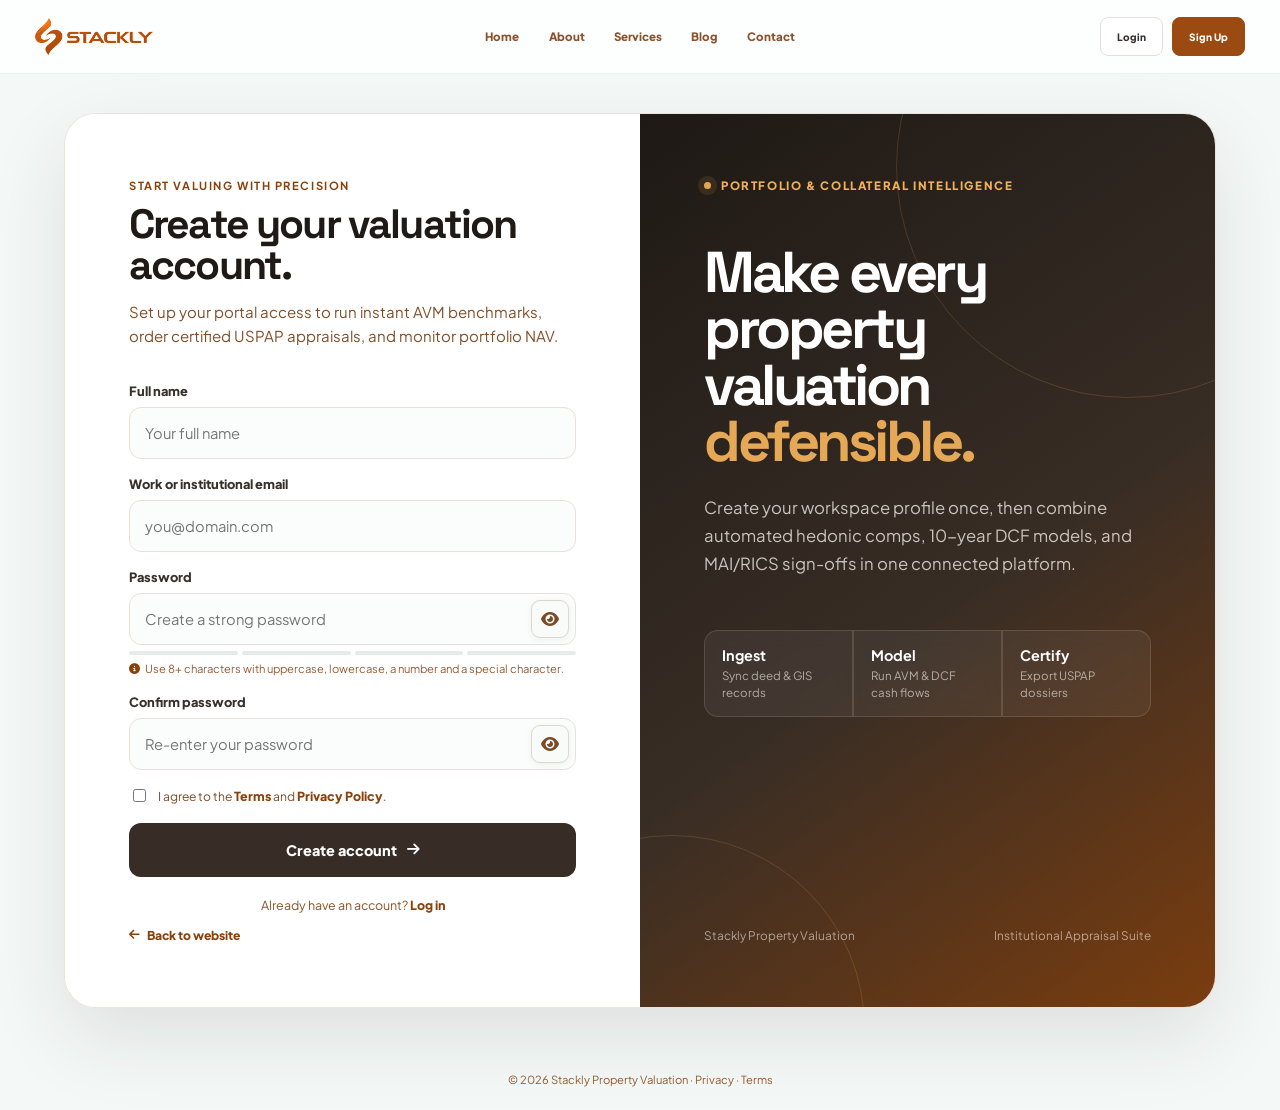
<file: signup.html>
<!doctype html>
<html lang="en"><head><meta charset="utf-8"><meta name="viewport" content="width=device-width, initial-scale=1"><meta name="description" content="Create a Stackly Property Valuation account."><title>Sign Up — Stackly Property Valuation</title><link href="https://fonts.googleapis.com/css2?family=Space+Grotesk:wght@600;700&family=Plus+Jakarta+Sans:wght@400;500;600;700;800&display=swap" rel="stylesheet"><link rel="stylesheet" href="CSS/shared.css">
  <link rel="stylesheet" href="CSS/style.css"><link rel="stylesheet" href="assets/fontawesome-all.min.css"><link rel="stylesheet" href="CSS/auth.css"></head>
<body class="auth-page"><header class="site-header" data-header><div class="site-header__inner"><a class="site-brand" href="index.html" aria-label="Stackly Property Valuation home"><img class="site-brand__logo" src="assets/stackly-logo-amber.webp" alt="Stackly" width="210" height="72"></a><nav class="site-nav" aria-label="Primary navigation"><a href="index.html">Home</a><a href="about.html">About</a><a href="services.html">Services</a><a href="blog.html">Blog</a><a href="contact.html">Contact</a></nav><div class="site-header__actions"><a class="site-header__login" href="login.html">Login</a><a class="site-header__signup" href="signup.html" aria-current="page">Sign Up</a></div><button class="site-menu-toggle" type="button" aria-label="Open navigation" aria-expanded="false" aria-controls="mobile-menu"><span></span><span></span><span></span></button></div></header><div class="mobile-menu" id="mobile-menu" aria-hidden="true"><div class="mobile-menu__top"><a class="site-brand" href="index.html" aria-label="Stackly home"><img class="site-brand__logo" src="assets/stackly-logo-amber.webp" alt="Stackly" width="210" height="72"></a><button class="mobile-menu__close" type="button" aria-label="Close navigation">×</button></div><nav class="mobile-nav" aria-label="Mobile navigation"><a href="index.html">Home</a><a href="about.html">About</a><a href="services.html">Services</a><a href="blog.html">Blog</a><a href="contact.html">Contact</a></nav><div class="mobile-menu__actions"><a class="site-header__signup" href="signup.html" aria-current="page">Sign Up</a><a class="site-header__login" href="login.html">Login</a></div></div>
<main class="auth-main"><section class="auth-shell" aria-labelledby="signup-title"><div class="auth-form-panel"><div class="auth-form-wrap"><div class="auth-form-head"><div class="eyebrow">Start valuing with precision</div><h2 id="signup-title">Create your valuation account.</h2><p>Set up your portal access to run instant AVM benchmarks, order certified USPAP appraisals, and monitor portfolio NAV.</p></div><form class="auth-form" id="signup-form" novalidate><div class="auth-field"><label for="signup-name">Full name</label><input id="signup-name" name="name" type="text" autocomplete="name" placeholder="Your full name" aria-describedby="signup-name-error"><div class="auth-error" id="signup-name-error" aria-live="polite"></div></div><div class="auth-field"><label for="signup-email">Work or institutional email</label><input id="signup-email" name="email" type="email" autocomplete="email" inputmode="email" placeholder="you@domain.com" aria-describedby="signup-email-error"><div class="auth-error" id="signup-email-error" aria-live="polite"></div></div><div class="auth-field"><label for="signup-password">Password</label><div class="auth-input-wrap"><input id="signup-password" name="password" type="password" autocomplete="new-password" placeholder="Create a strong password" aria-describedby="signup-password-error password-hint"><button class="auth-password-toggle" type="button" data-toggle-password="signup-password" aria-label="Show password" aria-pressed="false"><i class="fa-solid fa-eye" aria-hidden="true"></i></button></div><div class="auth-password-meter" id="password-meter" data-level="0" aria-label="Password strength"><span></span><span></span><span></span><span></span></div><p class="auth-hint" id="password-hint"><i class="fa-solid fa-circle-info" aria-hidden="true"></i>Use 8+ characters with uppercase, lowercase, a number and a special character.</p><div class="auth-error" id="signup-password-error" aria-live="polite"></div></div><div class="auth-field"><label for="signup-confirm">Confirm password</label><div class="auth-input-wrap"><input id="signup-confirm" name="confirm" type="password" autocomplete="new-password" placeholder="Re-enter your password" aria-describedby="signup-confirm-error"><button class="auth-password-toggle" type="button" data-toggle-password="signup-confirm" aria-label="Show password" aria-pressed="false"><i class="fa-solid fa-eye" aria-hidden="true"></i></button></div><div class="auth-error" id="signup-confirm-error" aria-live="polite"></div></div><label class="auth-check"><input id="signup-terms" name="terms" type="checkbox" aria-describedby="signup-terms-error"><span>I agree to the <a class="auth-link" href="404.html">Terms</a> and <a class="auth-link" href="404.html">Privacy Policy</a>.</span></label><div class="auth-error" id="signup-terms-error" aria-live="polite"></div><div class="auth-status" id="signup-status" role="status" aria-live="polite"></div><button class="auth-submit" type="submit">Create account <i class="fa-solid fa-arrow-right" aria-hidden="true"></i></button><p class="auth-switch">Already have an account? <a href="login.html">Log in</a></p></form><a class="auth-back" href="index.html"><i class="fa-solid fa-arrow-left" aria-hidden="true"></i> Back to website</a></div></div><div class="auth-visual"><div class="auth-visual__top"><div class="auth-kicker"><i></i> Portfolio &amp; collateral intelligence</div><h1>Make every property valuation <em>defensible.</em></h1><p class="auth-visual__copy">Create your workspace profile once, then combine automated hedonic comps, 10-year DCF models, and MAI/RICS sign-offs in one connected platform.</p><div class="auth-signal" aria-label="Stackly capabilities"><div class="auth-signal__item"><strong>Ingest</strong><span>Sync deed &amp; GIS records</span></div><div class="auth-signal__item"><strong>Model</strong><span>Run AVM &amp; DCF cash flows</span></div><div class="auth-signal__item"><strong>Certify</strong><span>Export USPAP dossiers</span></div></div></div><div class="auth-visual__bottom"><span>Stackly Property Valuation</span><span>Institutional Appraisal Suite</span></div></div></section></main><footer class="auth-footer">© 2026 Stackly Property Valuation · <a href="404.html">Privacy</a> · <a href="404.html">Terms</a></footer><script src="script.js"></script><script src="auth.js"></script></body></html>
</file>
<file: CSS/shared.css>
:root {
  --ink: #1c1612;
  --muted: #6e6258;
  --surface: #ffffff;
  --line: #e6ddd2;
  --accent: #b45309;
  --accent-dark: #8c3b05;
  --navy: #211813;
  --soft: #f6f1ea;
  --container: 1320px;
  --radius: 20px;
}

* { box-sizing: border-box; }
html { scroll-behavior: smooth; }
body {
  margin: 0;
  color: var(--ink);
  background: #f6f9fb;
  font-family: "Plus Jakarta Sans", "Space Grotesk", "Segoe UI", Arial, sans-serif;
  -webkit-font-smoothing: antialiased;
}
a { color: inherit; text-decoration: none; }

/* =========================================================
   GLOBAL HEADER / FOOTER — STACKLY SHARED THEME BASELINE
   Fixed header • desktop centered nav • full-screen mobile
   menu • active states • keyboard/focus • fluid sizing
   ========================================================= */
:root{
  --header-height:clamp(72px,5.8vw,88px);
  --brand-green:#9a3412;
  --brand-green-bright:#f59e0b;
  --nav-ink:#1c1612;
  --footer-navy:#16110d;
}
body{padding-top:var(--header-height)}
.site-header{
  position:fixed;
  inset:0 0 auto;
  z-index:1000;
  height:var(--header-height);
  background:rgba(255,255,255,.82);
  border-bottom:1px solid rgba(34,28,24,.07);
  backdrop-filter:blur(18px) saturate(135%);
  -webkit-backdrop-filter:blur(18px) saturate(135%);
  transition:background-color .28s,box-shadow .28s,border-color .28s;
}
.site-header.is-scrolled{
  background:rgba(255,255,255,.94);
  border-color:rgba(34,28,24,.1);
  box-shadow:0 10px 32px rgba(34,28,24,.08);
}
.site-header__inner{
  width:min(100% - clamp(28px,5.5vw,88px),1440px);
  height:100%;
  margin-inline:auto;
  display:flex;
  align-items:center;
  position:relative;
}
.site-brand{
  display:inline-flex;
  align-items:center;
  gap:9px;
  flex:0 0 auto;
  color:var(--nav-ink);
  text-decoration:none;
}
.site-brand__mark{
  width:26px;height:26px;
  display:flex;
  align-items:flex-end;
  gap:3px;
}
.site-brand__mark i{
  display:block;
  width:6px;
  border-radius:3px 3px 1px 1px;
  background:var(--brand-green);
}
.site-brand__mark i:nth-child(1){height:11px}
.site-brand__mark i:nth-child(2){height:18px}
.site-brand__mark i:nth-child(3){height:25px}
.site-brand__word{
  font-family:"Space Grotesk","Plus Jakarta Sans","Plus Jakarta Sans","Space Grotesk","Segoe UI",Arial,sans-serif;
  font-size:clamp(.92rem,1vw,1.05rem);
  line-height:1;
  font-weight:800;
  letter-spacing:.08em;
}
.site-nav{
  position:absolute;
  left:50%;
  transform:translateX(-50%);
  height:100%;
  display:flex;
  align-items:center;
  gap:clamp(20px,2.3vw,38px);
}
.site-nav a,
.mobile-nav a{
  position:relative;
  display:inline-flex;
  align-items:center;
  height:auto;
  padding:2px 0;
  line-height:1.15;
  color:#8b512c;
  text-decoration:none;
  text-underline-offset:2px;
  font-size:.72rem;
  font-weight:800;
  white-space:nowrap;
  transition:color .22s;
}
.site-nav a:after,
.mobile-nav a:after{
  content:"";
  position:absolute;
  left:50%;
  bottom:0;
  width:0;
  height:2px;
  border-radius:2px;
  background:var(--brand-green);
  transform:translateX(-50%);
  transition:width .25s;
}
.site-nav a:hover,
.site-nav a:focus-visible,
.site-nav a.is-active,
.site-nav a[aria-current="page"],
.mobile-nav a:hover,
.mobile-nav a:focus-visible,
.mobile-nav a.is-active,
.mobile-nav a[aria-current="page"]{color:var(--brand-green)}
.site-nav a:hover:after,
.site-nav a:focus-visible:after,
.site-nav a.is-active:after,
.site-nav a[aria-current="page"]:after,
.mobile-nav a:hover:after,
.mobile-nav a:focus-visible:after,
.mobile-nav a.is-active:after,
.mobile-nav a[aria-current="page"]:after{width:100%}
.site-header__actions{
  margin-left:auto;
  display:flex;
  align-items:center;
  gap:9px;
}
.site-header__login,
.site-header__signup{
  display:inline-flex;
  align-items:center;
  justify-content:center;
  min-height:39px;
  padding:0 16px;
  border-radius:8px;
  text-decoration:none;
  font-size:.63rem;
  font-weight:900;
  transition:transform .25s,background-color .25s,color .25s,box-shadow .25s;
}
.site-header__login{
  color:#372f29;
  border:1px solid #e3dfda;
  background:#ffffff;
}
.site-header__signup{
  color:#ffffff;
  border:1px solid var(--brand-green);
  background:var(--brand-green);
}
.site-header__login:hover,
.site-header__signup:hover{transform:translateY(-2px)}
.site-header__login:hover{box-shadow:0 8px 18px rgba(34,28,24,.08)}
.site-header__signup:hover{background:#87400d;box-shadow:0 9px 20px rgba(155,75,17,.2)}
.site-menu-toggle{display:none}
.mobile-menu{display:none}

.site-header a:focus-visible,
.site-menu-toggle:focus-visible,
.site-footer a:focus-visible,
.newsletter-form input:focus-visible,
.newsletter-form button:focus-visible{
  outline:3px solid rgba(227,158,65,.4);
  outline-offset:3px;
}

/* Footer */
.site-footer{
  position:relative;
  background:var(--footer-navy);
  color:#ffffff;
  overflow:clip;
}
.site-footer:before{
  content:"";
  position:absolute;
  width:min(40vw,560px);
  aspect-ratio:1;
  right:-20%;
  top:-40%;
  border-radius:50%;
  background:radial-gradient(circle,rgba(227,158,65,.09),rgba(227,158,65,0) 68%);
  pointer-events:none;
}
.site-footer__container{
  position:relative;
  z-index:1;
  width:min(100% - clamp(28px,7vw,128px),1320px);
  margin-inline:auto;
}
.site-footer__main{
  display:flex;
  gap:clamp(30px,5vw,80px);
  padding:clamp(65px,7vw,95px) 0 55px;
}
.site-footer__brand-col{flex:1.55 1 0;min-width:220px}
.site-brand--footer{color:#ffffff}
.site-brand--footer .site-brand__mark i{background:var(--brand-green-bright)}
.site-footer__brand-col>p{
  max-width:330px;
  margin:20px 0 24px;
  color:rgba(255,255,255,.46);
  font-size:.65rem;
  line-height:1.75;
}
.site-footer__socials{display:flex;gap:8px}
.site-footer__socials a{
  width:32px;height:32px;
  display:flex;align-items:center;justify-content:center;
  border:1px solid rgba(255,255,255,.12);
  border-radius:8px;
  color:rgba(255,255,255,.65);
  text-decoration:none;
  font-size:.68rem;
  font-weight:900;
  transition:transform .25s,border-color .25s,color .25s,background-color .25s;
}
.site-footer__socials a:hover{
  transform:translateY(-3px);
  color:#ffffff;
  border-color:rgba(227,158,65,.4);
  background:rgba(227,158,65,.08);
}
.site-footer__col{flex:.8 1 0;display:flex;flex-direction:column;gap:11px}
.site-footer__col h3,
.site-footer__newsletter h3{
  margin:3px 0 12px;
  color:#ffffff;
  font-size:.64rem;
  letter-spacing:.04em;
  text-transform:uppercase;
}
.site-footer__col a{
  position:relative;
  display:inline-flex;
  align-items:center;
  width:max-content;
  padding:2px 0;
  line-height:1.15;
  color:rgba(255,255,255,.56);
  text-decoration:none;
  text-underline-offset:2px;
  font-size:.62rem;
  transition:color .22s,transform .22s;
}
.site-footer__col a:after{
  content:"";
  position:absolute;
  left:0;
  bottom:0;
  width:0;
  height:2px;
  border-radius:2px;
  background:#f5b45d;
  transition:width .25s ease;
}
.site-footer__col a:hover,
.site-footer__col a:focus-visible,
.site-footer__col a.is-active,
.site-footer__col a[aria-current="page"]{
  color:#ffffff;
  font-weight:800;
}
.site-footer__col a:hover:after,
.site-footer__col a:focus-visible:after,
.site-footer__col a.is-active:after,
.site-footer__col a[aria-current="page"]:after{
  width:100%;
}
.site-footer__col a.is-active:before,
.site-footer__col a[aria-current="page"]:before{
  content:"";
  position:absolute;
  left:-12px;
  top:50%;
  width:5px;height:5px;
  border-radius:50%;
  background:#f5b45d;
  transform:translateY(-50%);
}
.site-footer__newsletter{flex:1.1 1 0;min-width:220px}
.site-footer__newsletter>p{
  max-width:280px;
  margin:0 0 15px;
  color:rgba(255,255,255,.42);
  font-size:.62rem;
  line-height:1.65;
}
.newsletter-form__field{
  display:flex;
  align-items:center;
  max-width:330px;
  min-height:43px;
  padding:4px;
  border:1px solid rgba(255,255,255,.13);
  border-radius:9px;
  background:rgba(255,255,255,.045);
  transition:border-color .22s,box-shadow .22s;
}
.newsletter-form__field:focus-within{
  border-color:rgba(227,158,65,.6);
  box-shadow:0 0 0 3px rgba(227,158,65,.08);
}
.newsletter-form input{
  flex:1 1 auto;
  min-width:0;
  height:34px;
  border:0;
  outline:0;
  color:#ffffff;
  background:transparent;
  font:inherit;
  font-size:.62rem;
  padding:0 10px;
}
.newsletter-form input::placeholder{color:rgba(255,255,255,.3)}
.newsletter-form button{
  flex:0 0 34px;
  width:34px;height:34px;
  border:0;border-radius:6px;
  color:#211b16;
  background:var(--brand-green-bright);
  font:inherit;font-size:.8rem;font-weight:900;
  cursor:pointer;
  transition:transform .22s,background-color .22s;
}
.newsletter-form button:hover{transform:translateY(-1px);background:#f2b25c}
.newsletter-form__error,
.newsletter-form__success{
  display:block;
  min-height:16px;
  margin-top:6px;
  font-size:.53rem;
}
.newsletter-form__error{color:#ff9a9a}
.newsletter-form__success{color:var(--brand-green-bright)}
.newsletter-form__success{display:none}
.newsletter-form.is-valid .newsletter-form__success{display:block}
.newsletter-form.is-valid .newsletter-form__error{display:none}
.newsletter-form.is-error .newsletter-form__field{border-color:rgba(255,120,120,.65)}
.site-footer__bottom{
  display:flex;
  align-items:center;
  justify-content:space-between;
  gap:20px;
  padding:20px 0 24px;
  border-top:1px solid rgba(255,255,255,.09);
  color:rgba(255,255,255,.3);
  font-size:.53rem;
}
.site-footer__bottom>div{display:flex;gap:20px}
.site-footer__bottom a{color:inherit;text-decoration:none;transition:color .2s}
.site-footer__bottom a:hover{color:#ffffff}
.sr-only{
  position:absolute!important;width:1px!important;height:1px!important;padding:0!important;margin:-1px!important;
  overflow:hidden!important;clip:rect(0,0,0,0)!important;white-space:nowrap!important;border:0!important;
}

@media(max-width:980px){
  .site-nav{gap:16px}
  .site-nav a{font-size:.64rem}
  .site-header__login,.site-header__signup{padding-inline:12px}
  .site-footer__main{flex-wrap:wrap}
  .site-footer__brand-col{flex:1 1 42%}
  .site-footer__col{flex:1 1 20%}
  .site-footer__newsletter{flex:1 1 42%}
}
@media(max-width:760px){
  body{padding-top:var(--header-height)}
  .site-nav,.site-header__actions{display:none}
  .site-menu-toggle{
    margin-left:auto;
    width:43px;height:43px;
    display:flex;
    flex-direction:column;
    align-items:center;
    justify-content:center;
    gap:5px;
    border:1px solid #e3dfda;
    border-radius:9px;
    background:#ffffff;
    cursor:pointer;
  }
  .site-menu-toggle span{
    width:18px;height:2px;border-radius:2px;background:#221c18;
    transition:transform .25s,opacity .25s;
  }
  .mobile-menu{
    position:fixed;
    inset:0;
    z-index:1100;
    width:100vw;
    height:100svh;
    min-height:100vh;
    display:flex;
    flex-direction:column;
    padding:20px clamp(18px,6vw,38px) 25px;
    background:#ffffff;
    transform:translateX(100%);
    visibility:hidden;
    transition:transform .38s cubic-bezier(.2,.75,.2,1),visibility .38s;
    overflow:auto;
  }
  .mobile-menu.is-open{transform:translateX(0);visibility:visible}
  .mobile-menu__top{
    display:flex;align-items:center;justify-content:space-between;
    min-height:44px;
  }
  .mobile-menu__close{
    width:43px;height:43px;
    border:1px solid #e3dfda;border-radius:9px;
    color:#221c18;background:#ffffff;
    font-size:1.65rem;line-height:1;
    cursor:pointer;
  }
  .mobile-nav{
    flex:1 1 auto;
    display:flex;
    flex-direction:column;
    align-items:center;
    justify-content:center;
    gap:clamp(16px,4.5vh,30px);
  }
  .mobile-nav a{
    height:auto;
    padding:2px 0;
    line-height:1.15;
    color:#342c27;
    font-size:clamp(1.05rem,4.4vw,1.35rem);
  }
  .mobile-nav a:after{bottom:0}
  .mobile-menu__actions{
    display:flex;
    flex-direction:column;
    gap:9px;
    width:100%;
  }
  .mobile-menu__actions a{width:100%;min-height:48px}
  body.menu-open{overflow:hidden}
  .site-footer__main{display:flex;flex-direction:column;padding-block:60px 42px;gap:38px}
  .site-footer__brand-col,.site-footer__col,.site-footer__newsletter{flex:0 0 auto;min-width:0}
  .site-footer__col{gap:12px}
  .site-footer__bottom{align-items:flex-start;flex-direction:column}
}
@media(max-width:480px){
  .site-header__inner{width:calc(100% - 28px)}
  .site-brand__word{font-size:.88rem}
  .site-brand__mark{width:23px;height:23px}
  .site-footer__bottom>div{gap:14px}
}
@media(max-height:650px) and (min-width:761px){
  :root{--header-height:70px}
}
@media(prefers-reduced-motion:reduce){
  .site-header,.site-nav a,.site-header__login,.site-header__signup,
  .site-menu-toggle span,.mobile-menu,.mobile-nav a,
  .site-footer__socials a,.site-footer__col a,.newsletter-form__field,.newsletter-form button{
    transition:none!important;
  }
}

.anchor-target{position:relative;display:block;scroll-margin-top:var(--header-height)}

/* Actual Stackly logo asset */
.site-brand__logo{
  display:block;
  width:clamp(118px,9.2vw,150px);
  height:auto;
  max-height:calc(var(--header-height) - 20px);
  object-fit:contain;
  object-position:left center;
}
.site-brand--footer .site-brand__logo{
  width:clamp(145px,12vw,190px);
  max-height:none;
}
@media(max-width:480px){
  .site-brand__logo{width:118px}
  .site-brand--footer .site-brand__logo{width:155px}
}

/* Active footer navigation — mirrors header active state */
.site-footer__col a.is-active,
.site-footer__col a[aria-current="page"]{
  color:#ffffff;
  font-weight:800;
  transform:translateX(3px);
}
.site-footer__col a.is-active:before,
.site-footer__col a[aria-current="page"]:before{
  content:"";
  position:absolute;
  left:-13px;
  top:50%;
  width:5px;
  height:5px;
  border-radius:50%;
  background:#f5b45d;
  box-shadow:0 0 0 4px rgba(245,180,93,.16);
  transform:translateY(-50%);
}
.site-footer__col a:hover{
  transform:translateX(3px);
}

/* CTA links that replaced non-navigating buttons during final bug QA. */
.decision-card__cta{text-decoration:none;}
.connect-cta{text-decoration:none;}
.decision-detail__cta{text-decoration:none;}
.final-cta__button,.final-cta__secondary{text-decoration:none;}
</file>
<file: CSS/style.css>
:root {
  --ink: #1c1612;
  --muted: #6e6258;
  --surface: #ffffff;
  --line: #e6ddd2;
  --accent: #b45309;
  --accent-dark: #8c3b05;
  --navy: #211813;
  --soft: #f6f1ea;
  --container: 1320px;
  --radius: 20px;
}

* { box-sizing: border-box; }

html { scroll-behavior: smooth; }

body {
  margin: 0;
  color: var(--ink);
  background: #f6f9fb;
  font-family: "Plus Jakarta Sans", "Space Grotesk", "Segoe UI", Arial, sans-serif;
  -webkit-font-smoothing: antialiased;
}

a { color: inherit; text-decoration: none; }

.hero {
  position: relative;
  min-height: 100dvh;
  display: flex;
  align-items: center;
  overflow: clip;
  background:
    radial-gradient(circle at 75% 30%, rgba(194,119,19,.09), transparent 31%),
    linear-gradient(135deg, #f8fbfd 0%, #f4f8f8 58%, #edf5f3 100%);
}

.hero__inner {
  width: min(100% - clamp(32px, 6vw, 112px), var(--container));
  margin-inline: auto;
  display: flex;
  align-items: center;
  justify-content: space-between;
  gap: clamp(40px, 6vw, 96px);
  padding-block: clamp(72px, 9vh, 120px);
}

.hero__content {
  flex: 1 1 46%;
  min-width: min(100%, 460px);
  position: relative;
  z-index: 2;
}

.eyebrow {
  width: fit-content;
  display: flex;
  align-items: center;
  gap: 10px;
  padding: 8px 13px;
  border: 1px solid rgba(194,119,19,.22);
  border-radius: 999px;
  background: rgba(255,255,255,.72);
  color: var(--accent-dark);
  font-size: clamp(.78rem, .74rem + .12vw, .9rem);
  font-weight: 700;
  letter-spacing: .02em;
}

.eyebrow__dot {
  width: 7px;
  height: 7px;
  border-radius: 50%;
  background: var(--accent);
  box-shadow: 0 0 0 5px rgba(194,119,19,.12);
}

h1 {
  max-width: 760px;
  margin: clamp(20px, 2.4vw, 34px) 0 0;
  font-family: "Plus Jakarta Sans", "Space Grotesk", "Segoe UI", Arial, sans-serif;
  font-size: clamp(3rem, 5.2vw, 5.7rem);
  line-height: .99;
  letter-spacing: -.055em;
  font-weight: 800;
}

h1 span {
  display: block;
  color: var(--accent-dark);
}

.hero__lead {
  max-width: 630px;
  margin: clamp(24px, 2.4vw, 34px) 0 0;
  color: var(--muted);
  font-size: clamp(1rem, .94rem + .28vw, 1.2rem);
  line-height: 1.7;
}

.hero__actions {
  display: flex;
  flex-wrap: wrap;
  align-items: center;
  gap: 12px;
  margin-top: clamp(28px, 3vw, 40px);
}

.button {
  min-height: 52px;
  display: inline-flex;
  align-items: center;
  justify-content: center;
  gap: 12px;
  padding: 13px 19px;
  border-radius: 12px;
  font-size: .95rem;
  font-weight: 700;
  transition: transform .28s ease, box-shadow .28s ease, background-color .28s ease, border-color .28s ease;
}

.button--primary {
  color: white;
  background: var(--navy);
  box-shadow: 0 12px 28px rgba(56,45,38,.16);
}

.button--primary:hover,
.button--primary:focus-visible {
  transform: translateY(-3px);
  box-shadow: 0 17px 34px rgba(56,45,38,.22);
}

.button--secondary {
  color: var(--ink);
  border: 1px solid var(--line);
  background: rgba(255,255,255,.68);
}

.button--secondary:hover,
.button--secondary:focus-visible {
  transform: translateY(-3px);
  border-color: #d5cbbf;
  background: white;
}

.button:focus-visible {
  outline: 3px solid rgba(194,119,19,.28);
  outline-offset: 3px;
}

.button__arrow {
  font-size: 1.2rem;
  transition: transform .25s ease;
}

.button:hover .button__arrow { transform: translate(2px, -2px); }

.hero__proof {
  display: flex;
  align-items: center;
  gap: 22px;
  margin-top: clamp(32px, 4vw, 54px);
}

.proof__item {
  display: flex;
  flex-direction: column;
  gap: 2px;
}

.proof__item strong {
  font-family: "Plus Jakarta Sans", "Space Grotesk", "Segoe UI", Arial, sans-serif;
  font-size: clamp(1.25rem, 1.2rem + .25vw, 1.55rem);
}

.proof__item > span {
  color: var(--muted);
  font-size: .78rem;
}

.proof__divider {
  width: 1px;
  height: 36px;
  background: var(--line);
}

.hero__visual {
  position: relative;
  flex: 1 1 54%;
  min-width: 0;
  z-index: 1;
  perspective: 1200px;
}

.dashboard-shell {
  position: relative;
  width: 100%;
  padding: clamp(18px, 2vw, 28px);
  border: 1px solid rgba(225,217,207,.92);
  border-radius: clamp(20px, 2.2vw, 30px);
  background: rgba(255,255,255,.82);
  box-shadow: 0 28px 70px rgba(122,72,39,.12), 0 3px 12px rgba(122,72,39,.05);
  backdrop-filter: blur(14px);
  transform: rotateY(-2deg) rotateX(1deg);
}

.dashboard-topbar,
.chart-heading {
  display: flex;
  justify-content: space-between;
  align-items: flex-start;
  gap: 16px;
}

.dashboard-topbar > div,
.chart-heading > div {
  display: flex;
  flex-direction: column;
  gap: 4px;
}

.dashboard-kicker,
.chart-heading span,
.metric-card > span,
.signal-card > span {
  color: #a15e33;
  font-size: .7rem;
  font-weight: 700;
  letter-spacing: .06em;
  text-transform: uppercase;
}

.dashboard-topbar strong {
  font-family: "Plus Jakarta Sans", "Space Grotesk", "Segoe UI", Arial, sans-serif;
  font-size: clamp(1rem, .92rem + .2vw, 1.18rem);
}

.status {
  display: inline-flex;
  align-items: center;
  gap: 7px;
  padding: 7px 10px;
  border-radius: 999px;
  background: #f9f5f1;
  color: var(--accent-dark);
  font-size: .72rem;
  font-weight: 700;
}

.status i {
  width: 6px;
  height: 6px;
  border-radius: 50%;
  background: var(--accent);
  box-shadow: 0 0 0 4px rgba(194,119,19,.1);
}

.metric-row {
  display: flex;
  gap: 10px;
  margin-top: clamp(18px, 2vw, 26px);
}

.metric-card {
  flex: 1 1 0;
  min-width: 0;
  padding: clamp(12px, 1.3vw, 17px);
  border: 1px solid #f0ece7;
  border-radius: 15px;
  background: #fbfcfd;
}

.metric-card strong {
  display: block;
  margin-top: 7px;
  font-family: "Plus Jakarta Sans", "Space Grotesk", "Segoe UI", Arial, sans-serif;
  font-size: clamp(1.05rem, 1rem + .28vw, 1.4rem);
}

.metric-card small {
  display: block;
  margin-top: 5px;
  font-size: .72rem;
  font-weight: 700;
}

.positive { color: var(--accent-dark); }

.chart-card {
  margin-top: 10px;
  padding: clamp(14px, 1.7vw, 22px);
  border-radius: 17px;
  background: var(--navy);
  color: white;
}

.chart-heading strong {
  font-family: "Plus Jakarta Sans", "Space Grotesk", "Segoe UI", Arial, sans-serif;
  font-size: clamp(.95rem, .88rem + .2vw, 1.1rem);
}

.chart-badge {
  padding: 6px 9px;
  border-radius: 8px;
  background: rgba(194,119,19,.14);
  color: #eeae5a;
  font-size: .72rem;
  font-weight: 700;
}

.chart {
  position: relative;
  height: clamp(160px, 15vw, 215px);
  margin-top: 14px;
}

.chart__grid {
  position: absolute;
  inset: 0 0 25px;
  background: repeating-linear-gradient(to bottom, rgba(255,255,255,.08) 0 1px, transparent 1px 25%);
}

.chart svg {
  position: absolute;
  inset: 0 0 22px;
  width: 100%;
  height: calc(100% - 22px);
  overflow: visible;
}

.chart__area { fill: url(#area); }
.chart__line {
  fill: none;
  stroke: #e4a148;
  stroke-width: 4;
  vector-effect: non-scaling-stroke;
}
.chart__point { fill: #e4a148; }
.chart__point--last { fill: white; stroke: #e4a148; stroke-width: 4; }

.chart__months {
  position: absolute;
  left: 0;
  right: 0;
  bottom: 0;
  display: flex;
  justify-content: space-between;
  color: rgba(255,255,255,.45);
  font-size: .58rem;
  font-weight: 700;
}

.dashboard-bottom {
  display: flex;
  gap: 10px;
  margin-top: 10px;
}

.signal-card {
  flex: 1 1 70%;
  min-width: 0;
  padding: 14px 16px;
  border-radius: 15px;
  background: #f1f7f5;
}

.signal-card strong {
  display: block;
  max-width: 420px;
  margin-top: 6px;
  font-size: clamp(.76rem, .72rem + .14vw, .9rem);
  line-height: 1.4;
}

.signal-line {
  width: 100%;
  height: 4px;
  margin-top: 12px;
  border-radius: 99px;
  background: #f2ede6;
  overflow: hidden;
}

.signal-line span {
  display: block;
  width: 72%;
  height: 100%;
  border-radius: inherit;
  background: var(--accent);
}

.mini-bars {
  flex: 1 1 30%;
  display: flex;
  align-items: flex-end;
  justify-content: space-between;
  gap: 5px;
  padding: 13px 14px;
  border-radius: 15px;
  background: #f7fafb;
}

.mini-bars span {
  width: 9%;
  height: var(--h);
  min-height: 14px;
  border-radius: 4px 4px 2px 2px;
  background: #e2dbd3;
}

.mini-bars span:nth-last-child(-n+2) { background: var(--accent); }

.floating-note {
  position: absolute;
  display: flex;
  align-items: center;
  gap: 10px;
  padding: 11px 14px;
  border: 1px solid rgba(238,231,224,.9);
  border-radius: 14px;
  background: rgba(255,255,255,.92);
  box-shadow: 0 16px 34px rgba(122,72,39,.12);
  backdrop-filter: blur(12px);
  white-space: nowrap;
}

.floating-note strong,
.floating-note small { display: block; }

.floating-note strong { font-family: "Plus Jakarta Sans", "Space Grotesk", "Segoe UI", Arial, sans-serif; font-size: .84rem; }
.floating-note small { margin-top: 2px; color: var(--muted); font-size: .65rem; }

.note-icon {
  display:flex;
  align-items:center;
  justify-content:center;
  width: 32px;
  height: 32px;
  border-radius: 9px;
  background: #fff9f3;
  color: var(--accent-dark);
  font-weight: 800;
}

.note-icon--dark { background: #f5f1ec; color: var(--navy); }

.floating-note--top { top: 8%; right: -3%; }
.floating-note--bottom { left: -5%; bottom: 7%; }

.hero__scroll {
  position: absolute;
  left: 50%;
  bottom: clamp(18px, 3vh, 34px);
  transform: translateX(-50%);
  display: flex;
  align-items: center;
  gap: 9px;
  color: #a15e33;
  font-size: .68rem;
  font-weight: 700;
  letter-spacing: .04em;
  text-transform: uppercase;
}

.hero__scroll i {
  width: 30px;
  height: 1px;
  background: #cfc6bc;
}

.hero__ambient {
  position: absolute;
  border-radius: 50%;
  filter: blur(1px);
  pointer-events: none;
}

.hero__ambient--one {
  width: min(30vw, 430px);
  aspect-ratio: 1;
  top: -12%;
  right: 15%;
  background: rgba(194,119,19,.055);
}

.hero__ambient--two {
  width: min(20vw, 300px);
  aspect-ratio: 1;
  bottom: -12%;
  left: 8%;
  background: rgba(194,122,38,.04);
}

.placeholder {
  min-height: 35vh;
  display:flex;
  align-items:center;
  justify-content:center;
  padding: 60px 20px;
  background: white;
  color: var(--muted);
  text-align: center;
}

@media (max-width: 980px) {
  .hero__inner {
    align-items: stretch;
    flex-direction: column;
    gap: clamp(42px, 7vh, 72px);
  }

  .hero__content { min-width: 0; }
  .hero__visual { width: min(100%, 760px); margin-inline: auto; }
  .floating-note--top { right: 0; }
  .floating-note--bottom { left: 0; }
  .hero__scroll { display: none; }
}

@media (max-width: 620px) {
  .hero__inner {
    width: min(100% - 28px, var(--container));
    padding-block: 54px 64px;
  }

  h1 { font-size: clamp(2.55rem, 13vw, 4rem); }

  .hero__actions {
    flex-direction: column;
    align-items: stretch;
  }

  .button { width: 100%; }

  .metric-row { flex-wrap: wrap; }
  .metric-card { flex: 1 1 calc(50% - 5px); }
  .metric-card:last-child { flex-basis: 100%; }

  .dashboard-bottom { flex-direction: column; }
  .mini-bars { min-height: 72px; }

  .floating-note {
    position: relative;
    inset: auto;
    width: fit-content;
    margin-top: 10px;
  }

  .hero__visual {
    display: flex;
    flex-direction: column;
  }

  .floating-note--top { align-self: flex-end; order: -1; }
  .floating-note--bottom { align-self: flex-start; }

  .dashboard-shell { transform: none; }
}

@media (max-height: 680px) and (min-width: 981px) {
  .hero__inner { padding-block: 46px 56px; }
  h1 { font-size: clamp(2.8rem, 4.7vw, 4.7rem); }
  .hero__lead { margin-top: 18px; }
  .hero__actions { margin-top: 22px; }
  .hero__proof { margin-top: 26px; }
}

@media (prefers-reduced-motion: reduce) {
  html { scroll-behavior: auto; }
  *, *::before, *::after {
    animation-duration: .01ms !important;
    animation-iteration-count: 1 !important;
    transition-duration: .01ms !important;
  }
}

[data-aos] { opacity: 1; }
@media (prefers-reduced-motion: no-preference) {
  [data-aos].aos-ready { opacity: 0; transform: translateY(18px); }
  [data-aos].aos-ready.aos-animate { opacity: 1; transform: none; transition: opacity .8s ease, transform .8s ease; }
}

/* Content-driven motion system */
.text-reveal { will-change: transform, opacity; }

.word-line {
  display: block;
  overflow: visible;
}
.word-line {
  animation: titleLineIn .9s cubic-bezier(.2,.75,.2,1) both;
}
.word-line:nth-child(1) { animation-delay: .08s; }
.word-line:nth-child(2) { animation-delay: .2s; }

@keyframes titleLineIn {
  from { opacity: 0; transform: translateY(42px); }
  to { opacity: 1; transform: translateY(0); }
}

.eyebrow__dot {
  animation: pulseDot 2.4s ease-in-out infinite;
}
@keyframes pulseDot {
  0%,100% { transform: scale(1); box-shadow: 0 0 0 5px rgba(194,119,19,.12); }
  50% { transform: scale(1.15); box-shadow: 0 0 0 8px rgba(194,119,19,.06); }
}

.metric-card {
  position: relative;
  overflow: hidden;
  transition: transform .32s cubic-bezier(.2,.75,.2,1), border-color .32s ease, box-shadow .32s ease, background-color .32s ease;
}
.metric-card::after {
  content: "";
  position: absolute;
  left: 0;
  right: 0;
  bottom: 0;
  height: 2px;
  transform: scaleX(0);
  transform-origin: left;
  background: var(--accent);
  transition: transform .35s ease;
}
.metric-card:hover,
.metric-card:focus-within {
  transform: translateY(-5px);
  border-color: rgba(194,119,19,.32);
  background: #ffffff;
  box-shadow: 0 14px 28px rgba(122,72,39,.08);
}
.metric-card:hover::after,
.metric-card:focus-within::after { transform: scaleX(1); }

.chart-card {
  position: relative;
  overflow: hidden;
}
.chart-card::before {
  content: "";
  position: absolute;
  inset: -20% 35% auto -20%;
  height: 180px;
  background: radial-gradient(circle, rgba(228,161,72,.11), transparent 68%);
  pointer-events: none;
}

.signal-card {
  transition: transform .3s ease, box-shadow .3s ease, background-color .3s ease;
}
.signal-card:hover {
  transform: translateX(4px);
  background: #f7f3ef;
  box-shadow: 0 12px 24px rgba(122,72,39,.06);
}

.mini-bars span {
  transform-origin: bottom;
  animation: barRise .8s cubic-bezier(.2,.75,.2,1) both;
}
.mini-bars span:nth-child(1){animation-delay:.08s}
.mini-bars span:nth-child(2){animation-delay:.13s}
.mini-bars span:nth-child(3){animation-delay:.18s}
.mini-bars span:nth-child(4){animation-delay:.23s}
.mini-bars span:nth-child(5){animation-delay:.28s}
.mini-bars span:nth-child(6){animation-delay:.33s}
.mini-bars span:nth-child(7){animation-delay:.38s}
.mini-bars span:nth-child(8){animation-delay:.43s}
@keyframes barRise {
  from { transform: scaleY(0); opacity: .2; }
  to { transform: scaleY(1); opacity: 1; }
}

.chart__line {
  stroke-dasharray: 1000;
  stroke-dashoffset: 1000;
  animation: drawChart 1.8s .45s cubic-bezier(.2,.75,.2,1) forwards;
}
@keyframes drawChart { to { stroke-dashoffset: 0; } }

.chart__point--last {
  animation: pointGlow 2s 1.8s ease-in-out infinite;
}
@keyframes pointGlow {
  0%,100% { transform: scale(1); opacity: 1; }
  50% { transform: scale(1.18); opacity: .82; }
}

.button--primary { position: relative; overflow: hidden; }
.button--primary::before {
  content: "";
  position: absolute;
  inset: 0;
  transform: translateX(-105%);
  background: linear-gradient(105deg, transparent 20%, rgba(255,255,255,.18) 48%, transparent 76%);
  transition: transform .6s ease;
}
.button--primary:hover::before { transform: translateX(105%); }

.floating-note {
  transition: box-shadow .3s ease, border-color .3s ease, transform .3s ease;
}
.floating-note:hover {
  border-color: rgba(194,119,19,.28);
  box-shadow: 0 20px 42px rgba(122,72,39,.16);
}

@media (prefers-reduced-motion: reduce) {
  .word-line,
  .eyebrow__dot,
  .mini-bars span,
  .chart__line,
  .chart__point--last {
    animation: none !important;
  }
}

/* FINAL SECTION 1 POLISH */
.hero__inner { gap: clamp(34px, 4.5vw, 76px); }
.hero__content { flex-basis: 43%; }
.hero__visual { flex-basis: 57%; }

h1 {
  max-width: 700px;
  font-size: clamp(2.85rem, 4.35vw, 5.25rem);
  letter-spacing: -.052em;
}
.word-line { white-space: nowrap; }

.hero__lead { max-width: 610px; }

.hero__proof { gap: 26px; }
.proof__item strong {
  min-width: 70px;
  color: var(--navy);
  font-variant-numeric: tabular-nums;
}
.counter { display: inline-block; min-width: 1ch; }

.floating-note--top { top: 7%; right: -1.5%; }
.floating-note--bottom { left: -1.5%; bottom: 6%; }

@media (max-width: 1120px) {
  h1 { font-size: clamp(2.8rem, 4.6vw, 4.5rem); }
  .hero__inner { gap: clamp(28px, 3vw, 48px); }
  .floating-note--top { right: 0; }
  .floating-note--bottom { left: 0; }
}

@media (max-width: 980px) {
  h1 { font-size: clamp(2.8rem, 7vw, 4.6rem); }
  .word-line { white-space: normal; }
}

@media (max-width: 620px) {
  h1 { font-size: clamp(2.55rem, 12.5vw, 4rem); }
  .hero__proof { gap: 18px; }
  .proof__item strong { min-width: 0; }
}

@media (max-height: 720px) and (min-width: 981px) {
  .hero__inner { padding-block: 42px 50px; }
  h1 { font-size: clamp(2.8rem, 4vw, 4.65rem); margin-top: 18px; }
  .hero__lead { margin-top: 18px; line-height: 1.55; }
  .hero__actions { margin-top: 22px; }
  .hero__proof { margin-top: 24px; }
  .dashboard-shell { padding: 20px; }
  .chart { height: clamp(145px, 12vw, 185px); }
}

[data-aos] { opacity: 1; }
@media (prefers-reduced-motion: no-preference) {
  [data-aos].aos-ready { opacity: 0; transform: translateY(18px); }
  [data-aos="fade-left"].aos-ready { transform: translateX(28px); }
  [data-aos="fade-right"].aos-ready { transform: translateX(-28px); }
  [data-aos="zoom-in-up"].aos-ready { transform: translateY(24px) scale(.97); }
  [data-aos].aos-ready.aos-animate { opacity: 1; transform: none; transition: opacity .75s ease, transform .75s cubic-bezier(.2,.75,.2,1); }
}

/* =========================================================
   HOME — SECTION 2 / CONNECTED INSIGHTS
   ========================================================= */
.insights-section {
  position: relative;
  padding: clamp(86px, 10vw, 150px) 0;
  overflow: clip;
  background:
    radial-gradient(circle at 8% 18%, rgba(194,119,19,.055), transparent 26%),
    #ffffff;
}

.insights__container {
  width: min(100% - clamp(32px, 7vw, 128px), 1320px);
  margin-inline: auto;
}

.insights__intro {
  display: flex;
  flex-direction: column;
  align-items: flex-start;
  max-width: 760px;
}

.section-kicker {
  display: inline-flex;
  align-items: center;
  gap: 10px;
  color: #9b4b11;
  font-size: .76rem;
  font-weight: 800;
  letter-spacing: .08em;
  text-transform: uppercase;
}

.section-kicker__line {
  width: 28px;
  height: 2px;
  border-radius: 99px;
  background: #c27713;
}

.insights__intro h2 {
  margin: 18px 0 0;
  font-family: "Plus Jakarta Sans", "Space Grotesk", "Segoe UI", Arial, sans-serif;
  font-size: clamp(2.5rem, 4.6vw, 4.65rem);
  line-height: 1.02;
  letter-spacing: -.052em;
  color: #221c18;
}

.insights__intro h2 span { display: block; color: #9b4b11; }

.insights__intro p {
  max-width: 680px;
  margin: 24px 0 0;
  color: #8d532d;
  font-size: clamp(1rem, .94rem + .2vw, 1.12rem);
  line-height: 1.72;
}

.insights__workspace {
  display: flex;
  align-items: stretch;
  gap: clamp(20px, 3vw, 42px);
  margin-top: clamp(48px, 6vw, 82px);
}

.insights__side {
  flex: 0 1 270px;
  display: flex;
  flex-direction: column;
  justify-content: space-between;
  gap: 24px;
}

.signal-nav {
  display: flex;
  flex-direction: column;
  gap: 7px;
  padding: 8px;
  border: 1px solid #efeae4;
  border-radius: 20px;
  background: #f7fafb;
}

.signal-nav__item {
  width: 100%;
  display: flex;
  align-items: center;
  gap: 12px;
  padding: 13px 12px;
  border: 1px solid transparent;
  border-radius: 14px;
  color: #8d532d;
  background: transparent;
  text-align: left;
  cursor: pointer;
  transition: transform .28s ease, background-color .28s ease, border-color .28s ease, box-shadow .28s ease, color .28s ease;
}

.signal-nav__item:hover {
  transform: translateX(4px);
  color: #221c18;
  background: #ffffff;
  border-color: #eee7e0;
}

.signal-nav__item.is-active {
  color: #221c18;
  background: #ffffff;
  border-color: #e3dfda;
  box-shadow: 0 9px 22px rgba(122,72,39,.07);
}

.signal-nav__icon {
  flex: 0 0 35px;
  width: 35px;
  height: 35px;
  display:flex;
  align-items:center;
  justify-content:center;
  border-radius: 10px;
  background: #fff9f3;
  color: #9b4b11;
  font-weight: 800;
  transition: transform .3s ease, background-color .3s ease;
}

.signal-nav__item:hover .signal-nav__icon,
.signal-nav__item.is-active .signal-nav__icon {
  transform: rotate(-6deg) scale(1.06);
  background: #fcf2e6;
}

.signal-nav__item span:last-child {
  display: flex;
  flex-direction: column;
  gap: 2px;
}

.signal-nav__item strong { font-size: .88rem; }
.signal-nav__item small { color: #ad6637; font-size: .68rem; }

.insights__quote {
  padding: 22px;
  border-radius: 20px;
  color: #ffffff;
  background: #382d26;
  box-shadow: 0 20px 42px rgba(56,45,38,.12);
}

.insights__quote > span {
  color: #efaf5b;
  font-size: .64rem;
  font-weight: 800;
  letter-spacing: .09em;
}

.insights__quote strong {
  display: block;
  margin-top: 13px;
  font-family: "Plus Jakarta Sans", "Space Grotesk", "Segoe UI", Arial, sans-serif;
  font-size: 1.05rem;
  line-height: 1.35;
}

.insights__quote p {
  margin: 10px 0 0;
  color: rgba(255,255,255,.62);
  font-size: .75rem;
  line-height: 1.55;
}

.quote-meter {
  width: 100%;
  height: 3px;
  margin-top: 18px;
  border-radius: 99px;
  background: rgba(255,255,255,.12);
  overflow: hidden;
}

.quote-meter i {
  display: block;
  width: 74%;
  height: 100%;
  border-radius: inherit;
  background: #e29c3e;
  transform-origin: left;
  animation: quoteFill 1.2s .5s cubic-bezier(.2,.75,.2,1) both;
}

@keyframes quoteFill {
  from { transform: scaleX(0); }
  to { transform: scaleX(1); }
}

.analytics-panel {
  flex: 1 1 auto;
  min-width: 0;
  padding: clamp(18px, 2.2vw, 28px);
  border: 1px solid #f6efe8;
  border-radius: clamp(22px, 2.4vw, 30px);
  background: #f9fbfc;
  box-shadow: 0 24px 65px rgba(122,72,39,.08);
}

.analytics-panel__header {
  display: flex;
  align-items: center;
  justify-content: space-between;
  gap: 20px;
}

.analytics-panel__header > div {
  display: flex;
  flex-direction: column;
  gap: 4px;
}

.panel-label {
  color: #a86336;
  font-size: .64rem;
  font-weight: 800;
  letter-spacing: .08em;
  text-transform: uppercase;
}

.analytics-panel h3 {
  margin: 0;
  font-family: "Plus Jakarta Sans", "Space Grotesk", "Segoe UI", Arial, sans-serif;
  font-size: clamp(1.1rem, 1rem + .3vw, 1.4rem);
}

.period-select {
  padding: 9px 11px;
  border: 1px solid #eee7e0;
  border-radius: 9px;
  color: #824c2a;
  background: #ffffff;
  font: inherit;
  font-size: .7rem;
  cursor: pointer;
  transition: border-color .25s ease, box-shadow .25s ease;
}

.period-select:hover {
  border-color: #d5cbbf;
  box-shadow: 0 5px 14px rgba(122,72,39,.05);
}

.analytics-kpis {
  display: flex;
  gap: 9px;
  margin-top: 18px;
}

.insight-kpi {
  flex: 1 1 0;
  min-width: 0;
  padding: 15px;
  border: 1px solid #eee9e4;
  border-radius: 15px;
  background: #ffffff;
  transition: transform .3s ease, box-shadow .3s ease, border-color .3s ease;
}

.insight-kpi:hover {
  transform: translateY(-4px);
  border-color: #e9e2da;
  box-shadow: 0 12px 24px rgba(122,72,39,.07);
}

.insight-kpi > span {
  color: #a96336;
  font-size: .64rem;
  font-weight: 800;
  letter-spacing: .06em;
  text-transform: uppercase;
}

.insight-kpi strong {
  display: block;
  margin-top: 7px;
  color: #221c18;
  font-family: "Plus Jakarta Sans", "Space Grotesk", "Segoe UI", Arial, sans-serif;
  font-size: clamp(1.3rem, 1.15rem + .4vw, 1.75rem);
  font-variant-numeric: tabular-nums;
}

.insight-counter { white-space: nowrap; }

.trend {
  display: block;
  margin-top: 5px;
  font-size: .66rem;
  font-weight: 800;
}

.trend em {
  color: #b0a89f;
  font-style: normal;
  font-weight: 500;
}

.trend.up { color: #9b4b11; }

.insight-chart-card {
  margin-top: 9px;
  padding: clamp(16px, 1.8vw, 22px);
  border: 1px solid #eee9e4;
  border-radius: 18px;
  background: #382d26;
  color: #ffffff;
  overflow: hidden;
}

.insight-chart-card__head {
  display: flex;
  align-items: flex-start;
  justify-content: space-between;
  gap: 20px;
}

.insight-chart-card__head > div:first-child {
  display: flex;
  flex-direction: column;
  gap: 4px;
}

.insight-chart-card__head span:first-child {
  color: rgba(255,255,255,.48);
  font-size: .63rem;
  font-weight: 800;
  letter-spacing: .07em;
  text-transform: uppercase;
}

.insight-chart-card__head strong {
  font-size: 1.1rem;
  font-variant-numeric: tabular-nums;
}

.chart-legend {
  display: flex;
  align-items: center;
  gap: 7px;
  color: rgba(255,255,255,.55);
  font-size: .62rem;
}

.chart-legend i,
.chart-legend span {
  width: 15px;
  height: 2px;
  display: inline-block;
  background: #e39e41;
}

.chart-legend span { background: rgba(255,255,255,.28); margin-left: 7px; }

.insight-chart {
  display: flex;
  height: clamp(205px, 20vw, 265px);
  margin-top: 12px;
}

.insight-chart__y {
  flex: 0 0 32px;
  display: flex;
  flex-direction: column;
  justify-content: space-between;
  padding: 3px 0 22px;
  color: rgba(255,255,255,.32);
  font-size: .58rem;
}

.insight-chart__plot {
  position: relative;
  flex: 1 1 auto;
  min-width: 0;
}

.insight-chart__grid {
  position: absolute;
  inset: 0 0 24px;
  background: repeating-linear-gradient(to bottom, rgba(255,255,255,.08) 0 1px, transparent 1px 25%);
}

.insight-chart svg {
  position: absolute;
  inset: 0 0 22px;
  width: 100%;
  height: calc(100% - 22px);
  overflow: visible;
}

.target-line,
.actual-line {
  fill: none;
  vector-effect: non-scaling-stroke;
  stroke-linecap: round;
}

.target-line {
  stroke: rgba(255,255,255,.25);
  stroke-width: 2;
  stroke-dasharray: 7 7;
}

.actual-line {
  stroke: #e39e41;
  stroke-width: 4;
  stroke-dasharray: 1200;
  stroke-dashoffset: 1200;
  animation: insightLineDraw 1.8s .25s cubic-bezier(.2,.75,.2,1) forwards;
}

.actual-area {
  fill: #e39e41;
  opacity: .12;
}

.insight-chart svg::after { content: ""; }

.chart-marker {
  fill: #ffffff;
  stroke: #e39e41;
  stroke-width: 4;
  animation: markerPulse 2s 1.8s ease-in-out infinite;
}

@keyframes insightLineDraw { to { stroke-dashoffset: 0; } }
@keyframes markerPulse {
  0%,100% { opacity: 1; r: 6; }
  50% { opacity: .72; r: 8; }
}

.insight-chart__x {
  position: absolute;
  left: 0;
  right: 0;
  bottom: 0;
  display: flex;
  justify-content: space-between;
  color: rgba(255,255,255,.32);
  font-size: .58rem;
  font-weight: 700;
}

.insight-bottom {
  display: flex;
  gap: 9px;
  margin-top: 9px;
}

.driver-list {
  flex: 1 1 58%;
  padding: 16px;
  border: 1px solid #eee9e4;
  border-radius: 17px;
  background: #ffffff;
}

.driver-list__head,
.driver {
  display: flex;
  align-items: center;
  gap: 10px;
}

.driver-list__head {
  justify-content: space-between;
  color: #a76235;
  font-size: .64rem;
  font-weight: 800;
  letter-spacing: .05em;
  text-transform: uppercase;
}

.driver {
  position: relative;
  padding: 12px 0 8px;
  font-size: .7rem;
  border-bottom: 1px solid #edf1f4;
}

.driver:last-child { border-bottom: 0; }

.driver > span {
  flex: 1 1 auto;
  min-width: 0;
  display: flex;
  align-items: center;
  gap: 7px;
}

.driver > b {
  flex: 0 0 36px;
  text-align: right;
  font-size: .7rem;
}

.driver > em {
  flex: 0 0 24%;
  height: 4px;
  border-radius: 99px;
  background: #e9eff2;
  overflow: hidden;
}

.driver > em i {
  display: block;
  width: var(--w);
  height: 100%;
  border-radius: inherit;
  background: #c27713;
  transform-origin: left;
  animation: driverBar .9s .35s both cubic-bezier(.2,.75,.2,1);
}

@keyframes driverBar {
  from { transform: scaleX(0); }
  to { transform: scaleX(1); }
}

.driver-dot {
  width: 7px;
  height: 7px;
  flex: 0 0 7px;
  border-radius: 50%;
  background: #c27713;
}

.driver-dot--two { opacity: .68; }
.driver-dot--three { opacity: .4; }

.decision-card {
  flex: 1 1 42%;
  padding: 17px;
  border-radius: 17px;
  color: #ffffff;
  background: #9b4b11;
  transition: transform .3s ease, box-shadow .3s ease;
}

.decision-card:hover {
  transform: translateY(-4px);
  box-shadow: 0 16px 30px rgba(155,75,17,.2);
}

.decision-card > span {
  color: rgba(255,255,255,.68);
  font-size: .62rem;
  font-weight: 800;
  letter-spacing: .06em;
  text-transform: uppercase;
}

.decision-card strong {
  display: block;
  margin-top: 8px;
  font-family: "Plus Jakarta Sans", "Space Grotesk", "Segoe UI", Arial, sans-serif;
  font-size: .95rem;
  line-height: 1.3;
}

.decision-card p {
  margin: 7px 0 13px;
  color: rgba(255,255,255,.72);
  font-size: .68rem;
  line-height: 1.45;
}

.decision-card button,
.decision-card__cta {
  display: inline-flex;
  align-items: center;
  gap: 9px;
  padding: 0;
  border: 0;
  color: #ffffff;
  background: transparent;
  font: inherit;
  font-size: .68rem;
  font-weight: 800;
  cursor: pointer;
}

.decision-card button b,
.decision-card__cta b {
  transition: transform .25s ease;
}

.decision-card button:hover b,
.decision-card__cta:hover b { transform: translate(3px, -3px); }

@media (max-width: 1040px) {
  .insights__workspace { flex-direction: column; }
  .insights__side { flex-basis: auto; flex-direction: row; align-items: stretch; }
  .signal-nav { flex: 1 1 60%; flex-direction: row; }
  .signal-nav__item { flex: 1 1 0; }
  .insights__quote { flex: 1 1 40%; }
}

@media (max-width: 760px) {
  .insights__workspace { margin-top: 42px; }
  .insights__side { flex-direction: column; }
  .signal-nav { flex-direction: column; }
  .analytics-kpis { flex-wrap: wrap; }
  .insight-kpi { flex: 1 1 calc(50% - 5px); }
  .insight-kpi:last-child { flex-basis: 100%; }
  .insight-bottom { flex-direction: column; }
}

@media (max-width: 520px) {
  .insights__container { width: min(100% - 28px, 1320px); }
  .insights__intro h2 { font-size: clamp(2.35rem, 12vw, 3.6rem); }
  .analytics-panel { padding: 15px; border-radius: 21px; }
  .analytics-panel__header { align-items: flex-start; }
  .period-select { font-size: .63rem; }
  .insight-kpi { flex-basis: 100%; }
  .insight-chart { height: 210px; }
  .chart-legend { display: none; }
  .driver > em { flex-basis: 20%; }
}

@media (max-height: 700px) and (min-width: 1041px) {
  .insights-section { padding-block: 86px; }
  .insights__workspace { margin-top: 48px; }
  .insight-chart { height: 220px; }
}

@media (prefers-reduced-motion: reduce) {
  .quote-meter i,
  .actual-line,
  .chart-marker,
  .driver > em i { animation: none !important; }
}

/* SECTION 2 VISUAL QA POLISH */
.insights__container { width: min(100% - clamp(32px, 6vw, 112px), 1380px); }
.insights__workspace {
  align-items: stretch;
  gap: clamp(24px, 2.4vw, 36px);
}
.insights__side {
  flex: 0 0 clamp(250px, 21vw, 286px);
}
.analytics-panel {
  flex: 1 1 auto;
  min-width: 0;
}
.signal-nav { min-height: 170px; }
.insights__quote { margin-top: auto; }

/* Avoid a screenshot-height illusion: section owns its content height naturally. */
.insights-section { min-height: auto; }

/* More deliberate chart-to-bottom composition. */
.insight-chart { height: clamp(190px, 18vw, 245px); }

/* Keep the intro and workspace visually connected. */
.insights__workspace { margin-top: clamp(42px, 5vw, 66px); }

@media (max-width: 1040px) {
  .insights__container { width: min(100% - 48px, 1200px); }
  .insights__side { flex-basis: auto; }
}

@media (max-width: 760px) {
  .insights__container { width: min(100% - 32px, 720px); }
}

/* Focus states for tab-like controls. */
.signal-nav__item:focus-visible,
.period-select:focus-visible,
.decision-card button:focus-visible,
.decision-card__cta:focus-visible {
  outline: 3px solid rgba(194,119,19,.25);
  outline-offset: 2px;
}

/* FINAL RENDER POLISH — Section 2 */
.insights-section {
  padding-block: clamp(76px, 8vw, 116px);
}

.insights__intro p {
  max-width: 650px;
  margin-top: 18px;
}

.insights__workspace {
  margin-top: clamp(38px, 4.5vw, 62px);
  align-items: flex-start;
}

.insights__side {
  flex-basis: clamp(240px, 19vw, 270px);
}

.signal-nav {
  gap: 5px;
}

.signal-nav__item {
  padding: 11px 10px;
}

.insights__quote {
  padding: 18px;
}

.analytics-panel {
  padding: clamp(16px, 1.8vw, 23px);
}

.analytics-kpis {
  margin-top: 14px;
}

.insight-kpi {
  padding: 13px 14px;
}

.insight-chart-card {
  margin-top: 8px;
  padding: 17px;
}

.insight-chart {
  height: clamp(190px, 16vw, 225px);
  margin-top: 9px;
}

.insight-bottom {
  margin-top: 8px;
}

.driver {
  padding-block: 9px 7px;
}

.decision-card {
  padding: 15px;
}

@media (max-width: 1040px) {
  .insights__workspace {
    margin-top: 42px;
  }
  .insights__side {
    flex-basis: auto;
  }
}

@media (max-height: 760px) and (min-width: 1041px) {
  .insights-section {
    padding-block: 68px 78px;
  }
  .insights__workspace {
    margin-top: 38px;
  }
  .insight-chart {
    height: 195px;
  }
  .insights__quote {
    padding: 16px;
  }
}

/* =========================================================
   HOME — SECTION 3 / DECISION ENGINE
   ========================================================= */
.decision-section {
  position: relative;
  padding: clamp(86px, 9vw, 132px) 0;
  overflow: clip;
  background: #f5f8f7;
}

.decision__container {
  width: min(100% - clamp(32px, 7vw, 128px), 1320px);
  margin-inline: auto;
}

.decision__intro {
  max-width: 760px;
}

.decision__intro h2 {
  margin: 18px 0 0;
  font-family: "Plus Jakarta Sans", "Space Grotesk", "Segoe UI", Arial, sans-serif;
  font-size: clamp(2.55rem, 4.6vw, 4.65rem);
  line-height: 1.02;
  letter-spacing: -.052em;
  color: #221c18;
}

.decision__intro h2 span { color: #9b4b11; }

.decision__intro p {
  max-width: 670px;
  margin: 20px 0 0;
  color: #8d532d;
  font-size: clamp(1rem, .94rem + .2vw, 1.12rem);
  line-height: 1.7;
}

.decision-flow {
  display: flex;
  gap: 10px;
  margin-top: clamp(44px, 5vw, 68px);
}

.decision-feature {
  position: relative;
  flex: 1 1 0;
  min-width: 0;
  padding: clamp(18px, 2vw, 25px);
  border: 1px solid #e5e1dd;
  border-radius: 22px;
  background: #ffffff;
  overflow: hidden;
  transition: transform .35s cubic-bezier(.2,.75,.2,1), box-shadow .35s ease, border-color .35s ease;
}

.decision-feature::before {
  content: "";
  position: absolute;
  inset: 0 0 auto;
  height: 3px;
  transform: scaleX(0);
  transform-origin: left;
  background: #c27713;
  transition: transform .4s ease;
}

.decision-feature:hover {
  transform: translateY(-7px);
  border-color: #e6ded5;
  box-shadow: 0 20px 42px rgba(122,72,39,.09);
}

.decision-feature:hover::before { transform: scaleX(1); }

.feature-top {
  display: flex;
  justify-content: space-between;
  align-items: center;
  gap: 12px;
}

.feature-number {
  color: #9b4b11;
  font-size: .67rem;
  font-weight: 900;
  letter-spacing: .08em;
}

.feature-type {
  padding: 6px 8px;
  border-radius: 99px;
  color: #93562f;
  background: #f1f5f6;
  font-size: .6rem;
  font-weight: 800;
  letter-spacing: .04em;
  text-transform: uppercase;
}

.feature-copy h3 {
  margin: 19px 0 0;
  color: #221c18;
  font-family: "Plus Jakarta Sans", "Space Grotesk", "Segoe UI", Arial, sans-serif;
  font-size: clamp(1.05rem, 1rem + .2vw, 1.25rem);
  line-height: 1.25;
}

.feature-copy p {
  margin: 8px 0 0;
  color: #985a31;
  font-size: .76rem;
  line-height: 1.55;
}

.alert-visual {
  min-height: 128px;
  display: flex;
  align-items: center;
  gap: 11px;
  margin-top: 23px;
  padding: 17px;
  border: 1px solid #e9e4df;
  border-radius: 16px;
  background: #f2f9f6;
}

.alert-visual > div {
  min-width: 0;
  display: flex;
  flex-direction: column;
  gap: 5px;
}

.alert-visual small {
  color: #9f5d33;
  font-size: .61rem;
  font-weight: 700;
}

.alert-visual strong {
  color: #221c18;
  font-size: .78rem;
  line-height: 1.35;
}

.alert-pulse {
  position: relative;
  flex: 0 0 10px;
  width: 10px;
  height: 10px;
  border-radius: 50%;
  background: #c27713;
  box-shadow: 0 0 0 7px rgba(194,119,19,.1);
}

.alert-arrow {
  margin-left: auto;
  color: #9b4b11;
  font-size: 1.1rem;
  transition: transform .3s ease;
}

.decision-feature:hover .alert-arrow { transform: translate(3px,-3px); }

.cause-visual {
  position: relative;
  min-height: 128px;
  margin-top: 23px;
  border-radius: 16px;
  background: #f7f9fa;
}

.cause-node {
  position: absolute;
  display: flex;
  flex-direction: column;
  gap: 2px;
  padding: 9px 11px;
  border: 1px solid #e5e1dd;
  border-radius: 10px;
  background: #ffffff;
  box-shadow: 0 7px 18px rgba(122,72,39,.05);
  font-size: .63rem;
  font-weight: 800;
  white-space: nowrap;
}

.cause-node b { color: #9b4b11; font-size: .62rem; }
.cause-node--main { top: 14px; left: 50%; transform: translateX(-50%); }
.cause-node--a { left: 12px; bottom: 13px; }
.cause-node--b { right: 12px; bottom: 13px; }

.cause-connector {
  position: absolute;
  width: 1px;
  height: 39px;
  background: #d1cac2;
  top: 46px;
  transform-origin: top;
}
.cause-connector--one { left: 35%; transform: rotate(32deg); }
.cause-connector--two { right: 35%; transform: rotate(-32deg); }

.priority-visual {
  min-height: 128px;
  display: flex;
  flex-direction: column;
  justify-content: center;
  gap: 7px;
  margin-top: 23px;
  padding: 13px;
  border-radius: 16px;
  background: #f7f9fa;
}

.priority-item {
  display: flex;
  justify-content: space-between;
  align-items: center;
  gap: 10px;
  padding: 9px 10px;
  border: 1px solid transparent;
  border-radius: 10px;
  background: #ffffff;
  color: #7a4827;
  font-size: .64rem;
  transition: transform .25s ease, border-color .25s ease;
}

.priority-item span {
  display: flex;
  align-items: center;
  gap: 7px;
}

.priority-item i {
  width: 6px;
  height: 6px;
  border-radius: 50%;
  background: #c0b7ad;
}

.priority-item b {
  color: #aa6436;
  font-size: .58rem;
  text-transform: uppercase;
}

.priority-item--high {
  border-color: #f2e9de;
  background: #f0f9f5;
  color: #221c18;
}
.priority-item--high i { background: #c27713; }
.priority-item--high b { color: #9b4b11; }

.priority-item:hover { transform: translateX(4px); }

.decision-strip {
  display: flex;
  align-items: center;
  gap: 17px;
  margin-top: 11px;
  padding: clamp(18px, 2vw, 23px);
  border-radius: 20px;
  color: #ffffff;
  background: #382d26;
  box-shadow: 0 20px 45px rgba(56,45,38,.12);
}

.decision-strip__mark {
  flex: 0 0 42px;
  width: 42px;
  height: 42px;
  display:flex;
  align-items:center;
  justify-content:center;
  border-radius: 12px;
  background: rgba(194,119,19,.13);
}

.decision-strip__mark span {
  width: 13px;
  height: 13px;
  border: 2px solid #e39e41;
  border-radius: 50%;
  box-shadow: 0 0 0 5px rgba(227,158,65,.08);
}

.decision-strip > div:nth-child(2) {
  flex: 1 1 auto;
  min-width: 0;
  display: flex;
  flex-direction: column;
  gap: 5px;
}

.decision-strip > div:nth-child(2) span {
  color: #edae5a;
  font-size: .6rem;
  font-weight: 800;
  letter-spacing: .08em;
  text-transform: uppercase;
}

.decision-strip > div:nth-child(2) strong {
  font-size: clamp(.82rem, .75rem + .15vw, .98rem);
  line-height: 1.35;
}

.decision-strip__stats {
  flex: 0 0 auto;
  display: flex;
  gap: 22px;
}

.decision-strip__stats > div {
  display: flex;
  flex-direction: column;
  gap: 2px;
  padding-left: 18px;
  border-left: 1px solid rgba(255,255,255,.14);
}

.decision-strip__stats strong {
  font-size: 1.1rem;
  font-variant-numeric: tabular-nums;
}

.decision-strip__stats small {
  color: rgba(255,255,255,.48);
  font-size: .58rem;
}

.decision-counter { display: inline-block; min-width: 1.5ch; }

@media (max-width: 900px) {
  .decision-flow { flex-wrap: wrap; }
  .decision-feature { flex: 1 1 calc(50% - 5px); }
  .decision-feature:last-child { flex-basis: 100%; }
}

@media (max-width: 640px) {
  .decision__container { width: min(100% - 28px, 1320px); }
  .decision__intro h2 { font-size: clamp(2.35rem, 11.5vw, 3.6rem); }
  .decision-flow { flex-direction: column; }
  .decision-feature,
  .decision-feature:last-child { flex-basis: auto; }
  .decision-strip {
    align-items: flex-start;
    flex-wrap: wrap;
  }
  .decision-strip__stats {
    width: 100%;
    padding-left: 59px;
  }
}

@media (max-height: 700px) and (min-width: 901px) {
  .decision-section { padding-block: 72px 82px; }
  .decision-flow { margin-top: 42px; }
  .alert-visual, .cause-visual, .priority-visual { min-height: 112px; margin-top: 18px; }
}

@media (prefers-reduced-motion: reduce) {
  .alert-pulse,
  .quote-meter i { animation: none !important; }
}

/* SECTION 4 — BUSINESS PULSE */
.pulse-section{position:relative;padding:clamp(90px,9vw,140px) 0;background:#382d26;color:#ffffff;overflow:clip}
.pulse-section:before{content:"";position:absolute;width:min(46vw,700px);aspect-ratio:1;right:-14%;top:-25%;border-radius:50%;background:rgba(194,119,19,.08)}
.pulse-section:after{content:"";position:absolute;width:min(32vw,500px);aspect-ratio:1;left:-16%;bottom:-35%;border-radius:50%;background:rgba(227,158,65,.045)}
.pulse__container{position:relative;z-index:1;width:min(100% - clamp(32px,7vw,128px),1320px);margin-inline:auto}
.pulse__heading{display:flex;align-items:flex-end;justify-content:space-between;gap:clamp(30px,6vw,100px)}
.pulse__heading h2{margin:18px 0 0;font-family:"Plus Jakarta Sans","Space Grotesk","Segoe UI",Arial,sans-serif;font-size:clamp(2.55rem,4.6vw,4.65rem);line-height:1.02;letter-spacing:-.052em}
.pulse__heading h2 span{color:#ebaa54}
.pulse__heading>p{max-width:470px;margin:0 0 4px;color:rgba(255,255,255,.57);font-size:clamp(.95rem,.9rem + .18vw,1.08rem);line-height:1.7}
.pulse-section .section-kicker{color:#ebac59}.pulse-section .section-kicker__line{background:#e39e41}
.pulse-board{margin-top:clamp(45px,5vw,70px);padding:clamp(18px,2vw,25px);border:1px solid rgba(255,255,255,.12);border-radius:clamp(22px,2.4vw,30px);background:rgba(255,255,255,.055);box-shadow:0 30px 70px rgba(0,0,0,.18);backdrop-filter:blur(10px)}
.pulse-board__top,.pulse-board__footer{display:flex;align-items:center;justify-content:space-between;gap:20px}
.pulse-tabs{display:flex;gap:4px;padding:4px;border-radius:12px;background:rgba(255,255,255,.055)}
.pulse-tab{padding:8px 11px;border:1px solid transparent;border-radius:8px;color:rgba(255,255,255,.46);background:transparent;font:inherit;font-size:.68rem;font-weight:800;cursor:pointer;transition:color .25s,background-color .25s,transform .25s,border-color .25s}
.pulse-tab:hover{color:#ffffff;transform:translateY(-1px)}.pulse-tab.is-active{color:#ffffff;border-color:rgba(255,255,255,.1);background:rgba(255,255,255,.09)}
.pulse-live{display:inline-flex;align-items:center;gap:7px;color:rgba(255,255,255,.46);font-size:.63rem;font-weight:700}
.pulse-live i{width:6px;height:6px;border-radius:50%;background:#e39e41;box-shadow:0 0 0 5px rgba(227,158,65,.08);animation:livePulse 2.2s ease-in-out infinite}
@keyframes livePulse{0%,100%{transform:scale(1);opacity:1}50%{transform:scale(1.18);opacity:.7}}
.pulse-board__body{display:flex;align-items:center;gap:clamp(18px,2.2vw,32px);margin-top:18px;padding:clamp(20px,2.2vw,28px);border:1px solid rgba(255,255,255,.08);border-radius:20px;background:rgba(28,21,17,.42)}
.pulse-score{flex:0 0 clamp(190px,18vw,235px)}.pulse-label{color:rgba(255,255,255,.43);font-size:.63rem;font-weight:800;letter-spacing:.08em;text-transform:uppercase}
.pulse-score__value{display:flex;align-items:baseline;gap:5px;margin-top:8px}.pulse-score__value strong{font-family:"Plus Jakarta Sans","Space Grotesk","Segoe UI",Arial,sans-serif;font-size:clamp(3.2rem,5vw,5rem);line-height:.9;font-variant-numeric:tabular-nums}.pulse-score__value small{color:rgba(255,255,255,.35);font-size:.78rem}
.pulse-score__meter{height:5px;margin-top:17px;border-radius:99px;background:rgba(255,255,255,.1);overflow:hidden}.pulse-score__meter i{display:block;width:87%;height:100%;border-radius:inherit;background:#e39e41;transform-origin:left;animation:scoreMeter 1.2s .35s cubic-bezier(.2,.75,.2,1) both}
@keyframes scoreMeter{from{transform:scaleX(0)}to{transform:scaleX(1)}}
.pulse-score__meta{display:flex;justify-content:space-between;gap:10px;margin-top:8px;font-size:.6rem}.pulse-score__meta span{color:#eaa64b}.pulse-score__meta em{color:rgba(255,255,255,.42);font-style:normal}
.pulse-radar{position:relative;flex:0 1 330px;width:min(31vw,330px);aspect-ratio:1;min-width:240px;margin-inline:auto}
.radar-grid{position:absolute;inset:50%;border:1px solid rgba(255,255,255,.11);transform:translate(-50%,-50%) rotate(45deg)}.radar-grid--outer{width:78%;height:78%}.radar-grid--middle{width:55%;height:55%}.radar-grid--inner{width:31%;height:31%}
.radar-axis{position:absolute;background:rgba(255,255,255,.08)}.radar-axis--v{width:1px;height:84%;left:50%;top:8%}.radar-axis--h{width:84%;height:1px;left:8%;top:50%}
.radar-shape{position:absolute;left:50%;top:50%;width:53%;height:53%;clip-path:polygon(50% 5%,94% 39%,67% 92%,19% 76%,6% 35%);background:rgba(227,158,65,.24);border:1px solid #e39e41;transform:translate(-50%,-50%);animation:radarReveal 1.3s .25s cubic-bezier(.2,.75,.2,1) both}
@keyframes radarReveal{from{opacity:0;transform:translate(-50%,-50%) scale(.65) rotate(-8deg)}to{opacity:1;transform:translate(-50%,-50%) scale(1) rotate(0)}}
.radar-label{position:absolute;color:rgba(255,255,255,.5);font-size:.58rem;font-weight:800;text-transform:uppercase}.radar-label--top{top:0;left:50%;transform:translateX(-50%)}.radar-label--right{right:0;top:50%;transform:translateY(-50%)}.radar-label--bottom{bottom:0;left:50%;transform:translateX(-50%)}.radar-label--left{left:0;top:50%;transform:translateY(-50%)}
.pulse-insights{flex:1 1 320px;min-width:260px}.pulse-insights__head{display:flex;justify-content:space-between;align-items:center;color:rgba(255,255,255,.45);font-size:.62rem;font-weight:800;letter-spacing:.07em;text-transform:uppercase}.pulse-insights__head strong{color:#ffffff;font-size:.7rem}
.pulse-signal{display:flex;align-items:center;gap:9px;margin-top:7px;padding:9px;border:1px solid rgba(255,255,255,.07);border-radius:11px;background:rgba(255,255,255,.035);transition:transform .28s,background-color .28s,border-color .28s}
.pulse-signal:hover{transform:translateX(4px);border-color:rgba(227,158,65,.2);background:rgba(255,255,255,.07)}
.pulse-signal>i{flex:0 0 26px;width:26px;height:26px;display:flex;align-items:center;justify-content:center;border-radius:8px;color:#e39e41;background:rgba(227,158,65,.1);font-size:.7rem;font-style:normal;font-weight:900}.pulse-signal--watch>i{color:#e9b66a;background:rgba(233,182,106,.1)}
.pulse-signal>div{flex:1 1 auto;min-width:0;display:flex;flex-direction:column;gap:2px}.pulse-signal strong{color:#ffffff;font-size:.67rem}.pulse-signal small{overflow:hidden;color:rgba(255,255,255,.39);font-size:.57rem;text-overflow:ellipsis;white-space:nowrap}.pulse-signal>b{color:#eaa64b;font-size:.62rem;font-variant-numeric:tabular-nums}.pulse-signal--watch>b{color:#e9b66a}
.pulse-board__footer{margin-top:13px}.pulse-footnote{display:flex;align-items:center;gap:7px;color:rgba(255,255,255,.35);font-size:.58rem}.pulse-footnote span{width:5px;height:5px;border-radius:50%;background:#e39e41}
.pulse-link{display:inline-flex;align-items:center;gap:8px;padding:0;border:0;color:#efaf5b;background:transparent;font:inherit;font-size:.63rem;font-weight:800;cursor:pointer}.pulse-link b{transition:transform .25s}.pulse-link:hover b{transform:translate(3px,-3px)}
.pulse-principles{display:flex;gap:1px;margin-top:11px;border:1px solid rgba(255,255,255,.08);border-radius:17px;overflow:hidden;background:rgba(255,255,255,.07)}
.pulse-principles>div{flex:1 1 0;display:flex;align-items:center;gap:11px;min-width:0;padding:15px 17px;background:rgba(255,255,255,.025);transition:background-color .28s}.pulse-principles>div:hover{background:rgba(255,255,255,.07)}
.pulse-principles>div>span{color:#e39e41;font-size:.58rem;font-weight:900}.pulse-principles>div>strong{color:#ffffff;font-size:.68rem}.pulse-principles>div>small{color:rgba(255,255,255,.35);font-size:.56rem}
@media (max-width:1040px){.pulse__heading{align-items:flex-start;flex-direction:column}.pulse__heading>p{max-width:680px}.pulse-board__body{flex-wrap:wrap}.pulse-score{flex:1 1 220px}.pulse-radar{flex:0 1 300px}.pulse-insights{flex:1 1 300px}}
@media (max-width:760px){.pulse-tabs{flex-wrap:wrap}.pulse-tab{flex:1 1 calc(50% - 4px)}.pulse-live{display:none}.pulse-board__body{flex-direction:column;align-items:stretch}.pulse-score{flex-basis:auto}.pulse-radar{width:min(100%,300px);margin-inline:auto}.pulse-insights{min-width:0}.pulse-principles{flex-direction:column}}
@media (max-width:520px){.pulse__container{width:min(100% - 28px,1320px)}.pulse__heading h2{font-size:clamp(2.35rem,11.5vw,3.6rem)}.pulse-board{padding:13px;border-radius:21px}.pulse-board__body{padding:15px}.pulse-tab{font-size:.62rem}.pulse-signal small{white-space:normal}}
@media (max-height:700px) and (min-width:1041px){.pulse-section{padding-block:74px 88px}.pulse-board{margin-top:42px}.pulse-board__body{padding-block:20px}.pulse-radar{width:270px}}
@media (prefers-reduced-motion:reduce){.pulse-live i,.pulse-score__meter i,.radar-shape{animation:none!important}}

/* =========================================================
   SECTION 4 — FINAL RENDER QA POLISH
   Based on the supplied 1233 × 801 render.
   ========================================================= */
.pulse-board {
  box-shadow: 0 26px 58px rgba(0,0,0,.16);
}

.pulse-board__body {
  min-height: 318px;
}

.pulse-score__meta {
  font-size: .63rem;
}

.pulse-signal {
  padding: 10px;
}

.pulse-signal strong {
  font-size: .7rem;
}

.pulse-signal small {
  font-size: .6rem;
}

.pulse-signal > b {
  font-size: .64rem;
}

.pulse-footnote {
  font-size: .61rem;
}

.pulse-link {
  font-size: .65rem;
}

.pulse-principles > div {
  min-height: 50px;
  padding: 13px 17px;
}

.pulse-principles > div > strong {
  font-size: .7rem;
}

.pulse-principles > div > small {
  font-size: .59rem;
}

.pulse-principles > div + div {
  border-left: 1px solid rgba(255,255,255,.07);
}

/* A subtle radar scan gives the visual a living analytics feel without distraction. */
.pulse-radar::after {
  content: "";
  position: absolute;
  inset: 13%;
  border: 1px solid rgba(227,158,65,.09);
  border-radius: 50%;
  pointer-events: none;
  animation: radarScan 3.6s ease-in-out infinite;
}

@keyframes radarScan {
  0%, 100% { transform: scale(.9); opacity: .18; }
  50% { transform: scale(1.05); opacity: .55; }
}

.pulse-tab:focus-visible,
.pulse-link:focus-visible {
  outline: 2px solid #e39e41;
  outline-offset: 3px;
}

.pulse-signal--watch {
  border-color: rgba(233,182,106,.13);
}

@media (max-width: 1040px) {
  .pulse-board__body {
    min-height: 0;
  }
}

@media (max-width: 760px) {
  .pulse-principles > div + div {
    border-left: 0;
    border-top: 1px solid rgba(255,255,255,.07);
  }

  .pulse-radar::after {
    inset: 10%;
  }
}

@media (prefers-reduced-motion: reduce) {
  .pulse-radar::after {
    animation: none;
  }
}

/* =========================================================
   HOME — SECTION 5 / PERFORMANCE JOURNEY
   ========================================================= */
.journey-section {
  position: relative;
  padding: clamp(92px, 9vw, 142px) 0;
  background: #f7f9f8;
  overflow: clip;
}

.journey__container {
  width: min(100% - clamp(32px, 7vw, 128px), 1320px);
  margin-inline: auto;
}

.journey__intro {
  max-width: 790px;
}

.journey__intro h2 {
  margin: 18px 0 0;
  color: #221c18;
  font-family: "Plus Jakarta Sans", "Space Grotesk", "Segoe UI", Arial, sans-serif;
  font-size: clamp(2.6rem, 4.7vw, 4.7rem);
  line-height: 1.01;
  letter-spacing: -.055em;
}

.journey__intro h2 span {
  color: #9b4b11;
}

.journey__intro p {
  max-width: 670px;
  margin: 20px 0 0;
  color: #91552e;
  font-size: clamp(1rem, .94rem + .18vw, 1.1rem);
  line-height: 1.72;
}

.journey__stage {
  position: relative;
  min-height: 430px;
  margin-top: clamp(50px, 5vw, 70px);
  padding: 0 0 20px;
}

.journey__rail {
  position: absolute;
  left: 0;
  right: 0;
  top: 86px;
  height: 2px;
  background: #e3dfda;
}

.journey__rail-progress {
  display: block;
  width: 74%;
  height: 100%;
  transform-origin: left;
  background: #c27713;
  animation: journeyProgress 1.5s .35s cubic-bezier(.2,.75,.2,1) both;
}

@keyframes journeyProgress {
  from { transform: scaleX(0); }
  to { transform: scaleX(1); }
}

.journey-moment {
  position: absolute;
  top: 0;
  width: 23%;
}

.journey-moment--q1 { left: 0; }
.journey-moment--q2 { left: 25.7%; }
.journey-moment--q3 { left: 51.4%; }
.journey-moment--q4 { right: 0; }

.journey-moment__dot {
  position: relative;
  width: 18px;
  height: 18px;
  margin-left: 3px;
  border: 4px solid #f7f9f8;
  border-radius: 50%;
  background: #c27713;
  box-shadow: 0 0 0 1px #d6cec4;
  z-index: 2;
}

.journey-moment__dot span {
  position: absolute;
  inset: 3px;
  border-radius: 50%;
  background: #ffffff;
}

.journey-moment__content {
  margin-top: 24px;
  padding: 20px;
  border: 1px solid #e6e2de;
  border-radius: 19px;
  background: #ffffff;
  box-shadow: 0 13px 30px rgba(122,72,39,.045);
  transition: transform .35s cubic-bezier(.2,.75,.2,1), box-shadow .35s ease, border-color .35s ease;
}

.journey-moment:hover .journey-moment__content {
  transform: translateY(-7px);
  border-color: #e6ded4;
  box-shadow: 0 20px 42px rgba(122,72,39,.09);
}

.journey-moment__quarter {
  color: #9b4b11;
  font-size: .6rem;
  font-weight: 900;
  letter-spacing: .08em;
}

.journey-moment h3 {
  margin: 11px 0 0;
  color: #221c18;
  font-family: "Plus Jakarta Sans", "Space Grotesk", "Segoe UI", Arial, sans-serif;
  font-size: clamp(1.05rem, 1rem + .2vw, 1.28rem);
  line-height: 1.2;
}

.journey-moment p {
  min-height: 72px;
  margin: 8px 0 0;
  color: #9c5c32;
  font-size: .73rem;
  line-height: 1.55;
}

.journey-metric {
  display: flex;
  align-items: baseline;
  justify-content: space-between;
  gap: 10px;
  margin-top: 16px;
  padding-top: 13px;
  border-top: 1px solid #edf1f0;
}

.journey-metric strong {
  color: #221c18;
  font-size: 1.5rem;
  font-variant-numeric: tabular-nums;
}

.journey-metric small {
  color: #ad6637;
  font-size: .58rem;
}

.journey-target {
  position: absolute;
  right: 0;
  top: 184px;
  display: flex;
  flex-direction: column;
  align-items: flex-end;
  padding: 13px 15px;
  border: 1px solid #efe8e1;
  border-radius: 12px;
  background: #f9f5f1;
  box-shadow: 0 10px 22px rgba(122,72,39,.05);
  transform: translateY(0);
  animation: targetFloat 3.2s ease-in-out infinite;
}

.journey-target span {
  color: #94572f;
  font-size: .55rem;
  font-weight: 800;
  text-transform: uppercase;
}

.journey-target strong {
  margin-top: 3px;
  color: #9b4b11;
  font-size: 1rem;
}

.journey-target small {
  margin-top: 1px;
  color: #9e6132;
  font-size: .53rem;
}

@keyframes targetFloat {
  0%,100% { transform: translateY(0); }
  50% { transform: translateY(-5px); }
}

.journey-footer {
  display: flex;
  align-items: center;
  justify-content: space-between;
  gap: 22px;
  margin-top: 12px;
  padding: 18px 21px;
  border-radius: 18px;
  color: #ffffff;
  background: #382d26;
  box-shadow: 0 19px 42px rgba(56,45,38,.1);
}

.journey-footer__signal {
  display: flex;
  align-items: center;
  gap: 12px;
  min-width: 0;
}

.journey-footer__icon {
  flex: 0 0 38px;
  width: 38px;
  height: 38px;
  display:flex;
  align-items:center;
  justify-content:center;
  border-radius: 11px;
  color: #eeab52;
  background: rgba(227,158,65,.11);
  font-weight: 900;
}

.journey-footer__signal div {
  min-width: 0;
  display: flex;
  flex-direction: column;
  gap: 4px;
}

.journey-footer__signal small {
  color: #eeab52;
  font-size: .57rem;
  font-weight: 800;
  letter-spacing: .08em;
  text-transform: uppercase;
}

.journey-footer__signal strong {
  color: #ffffff;
  font-size: .78rem;
  line-height: 1.35;
}

.journey-footer__number {
  flex: 0 0 auto;
  padding-left: 24px;
  border-left: 1px solid rgba(255,255,255,.13);
}

.journey-footer__number strong {
  display: block;
  color: #ffffff;
  font-size: 1.25rem;
  font-variant-numeric: tabular-nums;
}

.journey-footer__number small {
  color: rgba(255,255,255,.4);
  font-size: .56rem;
}

@media (max-width: 900px) {
  .journey__stage {
    display: flex;
    flex-direction: column;
    gap: 12px;
    min-height: 0;
    padding: 0;
  }

  .journey__rail {
    left: 9px;
    right: auto;
    top: 0;
    bottom: 0;
    width: 2px;
    height: auto;
  }

  .journey__rail-progress {
    width: 100%;
    height: 76%;
    transform-origin: top;
  }

  .journey-moment,
  .journey-moment--q1,
  .journey-moment--q2,
  .journey-moment--q3,
  .journey-moment--q4 {
    position: relative;
    left: auto;
    right: auto;
    top: auto;
    width: auto;
    padding-left: 32px;
  }

  .journey-moment__dot {
    position: absolute;
    left: 0;
    top: 20px;
    margin: 0;
  }

  .journey-moment__content {
    margin-top: 0;
  }

  .journey-target {
    position: relative;
    right: auto;
    top: auto;
    align-items: flex-start;
    margin: 3px 0 0 32px;
    animation: none;
  }
}

@media (max-width: 620px) {
  .journey__container {
    width: min(100% - 28px, 1320px);
  }

  .journey__intro h2 {
    font-size: clamp(2.35rem, 11.5vw, 3.6rem);
  }

  .journey-moment__content {
    padding: 17px;
  }

  .journey-moment p {
    min-height: 0;
  }

  .journey-footer {
    align-items: flex-start;
    flex-direction: column;
  }

  .journey-footer__number {
    width: 100%;
    padding: 12px 0 0 50px;
    border-top: 1px solid rgba(255,255,255,.13);
    border-left: 0;
  }
}

@media (max-height: 700px) and (min-width: 901px) {
  .journey-section {
    padding-block: 74px 86px;
  }

  .journey__stage {
    margin-top: 44px;
    min-height: 390px;
  }

  .journey-moment__content {
    padding: 17px;
  }

  .journey-moment p {
    min-height: 64px;
  }
}

@media (prefers-reduced-motion: reduce) {
  .journey__rail-progress,
  .journey-target {
    animation: none !important;
  }
}

/* =========================================================
   SECTION 5 — FINAL RENDER QA
   Tuned from the supplied 1267 × 850 render.
   ========================================================= */
.journey__stage {
  min-height: 350px;
  margin-top: clamp(44px, 4.5vw, 62px);
}

.journey__rail {
  top: 78px;
}

.journey-moment__content {
  margin-top: 20px;
  padding: 19px;
}

.journey-moment p {
  min-height: 64px;
}

.journey-metric {
  margin-top: 13px;
  padding-top: 11px;
}

.journey-target {
  top: 5px;
  right: 0;
  z-index: 3;
  min-width: 108px;
  padding: 10px 12px;
  animation-duration: 3.8s;
}

.journey-footer {
  margin-top: 8px;
}

@media (max-width: 1100px) and (min-width: 901px) {
  .journey-moment__content {
    padding: 17px;
  }

  .journey-moment p {
    min-height: 72px;
  }

  .journey-target {
    min-width: 100px;
  }
}

@media (max-width: 900px) {
  .journey__stage {
    min-height: 0;
    margin-top: 42px;
  }

  .journey__rail {
    top: 0;
  }

  .journey-target {
    top: auto;
    right: auto;
    min-width: 0;
    margin-top: 3px;
  }

  .journey-footer {
    margin-top: 14px;
  }
}

@media (max-height: 720px) and (min-width: 901px) {
  .journey-section {
    padding-block: 66px 76px;
  }

  .journey__stage {
    min-height: 330px;
    margin-top: 38px;
  }

  .journey-moment__content {
    padding: 16px;
  }

  .journey-moment p {
    min-height: 56px;
  }

  .journey-footer {
    margin-top: 5px;
  }
}

/* =========================================================
   SECTION 5 — CARD EQUALITY + COMPLETE TIMELINE CONNECTOR
   ========================================================= */

/* Keep all four milestone cards visually equal even when
   one heading wraps to an extra line. */
.journey-moment__content {
  height: 180px;
  min-height: 180px;
  box-sizing: border-box;
}

/* The progression must visibly connect every milestone,
   including Q3 → Q4. */
.journey__rail-progress {
  width: 100%;
}

/* Keep the target annotation above the timeline/card layer. */
.journey-target {
  z-index: 5;
}

@media (max-width: 1100px) and (min-width: 901px) {
  .journey-moment__content {
    height: 180px;
    min-height: 180px;
  }
}

@media (max-width: 900px) {
  /* Desktop equal-height rule should not constrain the
     vertical mobile timeline cards. */
  .journey-moment__content {
    height: auto;
    min-height: 0;
  }

  .journey__rail-progress {
    width: 100%;
    height: 76%;
  }
}

@media (max-height: 720px) and (min-width: 901px) {
  .journey-moment__content {
    height: 170px;
    min-height: 170px;
  }
}

/* =========================================================
   SECTION 5 — FINAL ALIGNMENT FIX
   Milestone cards use an explicit internal layout so the
   metric can never fall outside the card.
   ========================================================= */
@media (min-width: 901px) {
  .journey-moment__content {
    height: 190px !important;
    min-height: 190px !important;
    display: flex !important;
    flex-direction: column !important;
    box-sizing: border-box !important;
    overflow: hidden !important;
  }

  .journey-moment__content .journey-moment__quarter {
    flex: 0 0 auto;
  }

  .journey-moment__content h3 {
    flex: 0 0 auto;
    margin-bottom: 0;
  }

  .journey-moment__content p {
    flex: 1 1 auto;
    min-height: 0 !important;
    margin-bottom: 0;
  }

  .journey-metric {
    flex: 0 0 auto;
    width: 100%;
    margin-top: auto !important;
    padding-top: 11px;
    box-sizing: border-box;
  }

  /* The trajectory line spans the complete Q1 → Q4 path. */
  .journey__rail-progress {
    width: 100% !important;
  }
}

@media (max-height: 720px) and (min-width: 901px) {
  .journey-moment__content {
    height: 178px !important;
    min-height: 178px !important;
  }
}

@media (max-width: 900px) {
  .journey-moment__content {
    height: auto !important;
    min-height: 0 !important;
    display: block !important;
    overflow: visible !important;
  }

  .journey-metric {
    width: 100%;
    margin-top: 13px !important;
  }
}

/* =========================================================
   SECTION 5 — FINAL CARD INTERNAL ALIGNMENT
   Every milestone follows the exact same internal rhythm:
   label → title block → description block → metric.
   ========================================================= */

@media (min-width: 901px) {
  .journey-moment__content {
    height: 190px !important;
    min-height: 190px !important;
    display: flex !important;
    flex-direction: column !important;
    justify-content: flex-start !important;
    box-sizing: border-box !important;
    overflow: hidden !important;
  }

  /* Give every title the same vertical footprint.
     Q2 can wrap without moving anything below it. */
  .journey-moment__content h3 {
    height: 46px !important;
    min-height: 46px !important;
    max-height: 46px !important;
    margin: 11px 0 0 !important;
    overflow: hidden !important;
    line-height: 1.2 !important;
  }

  /* Give every description the same vertical footprint. */
  .journey-moment__content p {
    height: 42px !important;
    min-height: 42px !important;
    max-height: 42px !important;
    margin: 8px 0 0 !important;
    overflow: hidden !important;
    line-height: 1.55 !important;
  }

  /* Lock the metric row to exactly the same bottom position
     in every card. */
  .journey-moment__content .journey-metric {
    flex: 0 0 43px !important;
    width: 100% !important;
    height: 43px !important;
    min-height: 43px !important;
    margin-top: auto !important;
    padding-top: 10px !important;
    box-sizing: border-box !important;
    align-items: baseline !important;
  }

  .journey-metric strong,
  .journey-metric small {
    line-height: 1 !important;
  }
}

@media (max-height: 720px) and (min-width: 901px) {
  .journey-moment__content {
    height: 178px !important;
    min-height: 178px !important;
  }

  .journey-moment__content h3 {
    height: 42px !important;
    min-height: 42px !important;
    max-height: 42px !important;
  }

  .journey-moment__content p {
    height: 38px !important;
    min-height: 38px !important;
    max-height: 38px !important;
  }

  .journey-moment__content .journey-metric {
    flex-basis: 40px !important;
    height: 40px !important;
    min-height: 40px !important;
  }
}

@media (max-width: 900px) {
  .journey-moment__content {
    height: auto !important;
    min-height: 0 !important;
    display: block !important;
    overflow: visible !important;
  }

  .journey-moment__content h3,
  .journey-moment__content p {
    height: auto !important;
    min-height: 0 !important;
    max-height: none !important;
  }

  .journey-moment__content .journey-metric {
    height: auto !important;
    min-height: 0 !important;
    margin-top: 13px !important;
  }
}

/* =========================================================
   HOME — SECTION 6 / CONNECTED DATA FLOW
   Distinct composition: source → intelligence layer → view
   ========================================================= */
.connect-section{
  position:relative;
  padding:clamp(90px,9vw,140px) 0;
  background:#ffffff;
  color:#221c18;
  overflow:clip;
}
.connect-section:before{
  content:"";
  position:absolute;
  width:min(45vw,680px);
  aspect-ratio:1;
  left:-24%;
  top:5%;
  border-radius:50%;
  background:radial-gradient(circle,rgba(194,119,19,.075),rgba(194,119,19,0) 68%);
  pointer-events:none;
}
.connect-section:after{
  content:"";
  position:absolute;
  width:min(35vw,520px);
  aspect-ratio:1;
  right:-20%;
  bottom:-32%;
  border-radius:50%;
  background:radial-gradient(circle,rgba(240,165,50,.07),rgba(240,165,50,0) 70%);
  pointer-events:none;
}
.connect__container{
  position:relative;
  z-index:1;
  width:min(100% - clamp(32px,7vw,128px),1320px);
  margin-inline:auto;
}
.connect__header{
  display:flex;
  align-items:flex-end;
  justify-content:space-between;
  gap:clamp(30px,7vw,110px);
}
.connect__header h2{
  margin:18px 0 0;
  font-family:"Plus Jakarta Sans","Space Grotesk","Segoe UI",Arial,sans-serif;
  font-size:clamp(2.6rem,4.7vw,4.7rem);
  line-height:1.01;
  letter-spacing:-.055em;
}
.connect__header h2 span{color:#9b4b11}
.connect__header>p{
  max-width:470px;
  margin:0 0 4px;
  color:#91552e;
  font-size:clamp(1rem,.94rem + .18vw,1.1rem);
  line-height:1.72;
}
.connect-flow{
  display:flex;
  align-items:center;
  gap:clamp(24px,4vw,70px);
  min-height:350px;
  margin-top:clamp(50px,5vw,72px);
  padding:clamp(22px,3vw,34px);
  border:1px solid #e7e3de;
  border-radius:28px;
  background:linear-gradient(145deg,#f8fbfa,#f3f7f6);
  box-shadow:0 24px 55px rgba(122,78,39,.065);
}
.connect-flow>.connect-sources{flex:1 1 30%;min-width:230px}
.connect-flow>.connect-bridge{flex:0.85 1 26%;min-width:240px}
.connect-flow>.connect-output{flex:1.08 1 32%;min-width:270px}
.connect-sources{display:flex;flex-direction:column;gap:10px}
.connect-source{
  position:relative;
  display:flex;
  align-items:center;
  gap:11px;
  min-height:65px;
  padding:10px 12px;
  border:1px solid #e5e1dc;
  border-radius:14px;
  background:#ffffff;
  box-shadow:0 8px 20px rgba(56,46,39,.035);
  transition:transform .3s cubic-bezier(.2,.75,.2,1),border-color .3s,box-shadow .3s;
}
.connect-source:hover{
  transform:translateX(6px);
  border-color:#e2d5c6;
  box-shadow:0 14px 27px rgba(56,46,39,.08);
}
.connect-source__icon{
  flex:0 0 35px;
  width:35px;height:35px;
  display:flex;align-items:center;justify-content:center;
  border-radius:10px;
  color:#9b4b11;
  background:#fff9f2;
  font-size:.78rem;
  font-weight:900;
}
.connect-source>div{min-width:0;display:flex;flex-direction:column;gap:2px;flex:1}
.connect-source strong{font-size:.75rem;color:#221c18}
.connect-source small{font-size:.58rem;color:#a66135}
.connect-source b{
  color:#ac591c;
  font-size:.53rem;
  font-weight:900;
  text-transform:uppercase;
  letter-spacing:.04em;
}
.connect-source:after{
  content:"";
  position:absolute;
  right:-54px;
  top:50%;
  width:53px;
  height:1px;
  background:linear-gradient(90deg,#d1c4b5,#e39e41);
}
.connect-bridge{
  position:relative;
  height:260px;
  display:flex;
  align-items:center;
  justify-content:center;
}
.connect-bridge__line{
  position:absolute;
  left:-4%;
  width:108%;
  height:1px;
  background:linear-gradient(90deg,rgba(227,158,65,0),rgba(227,158,65,.62),rgba(227,158,65,0));
}
.connect-bridge__line--one{top:25%;transform:rotate(-13deg)}
.connect-bridge__line--two{top:50%}
.connect-bridge__line--three{top:75%;transform:rotate(13deg)}
.connect-core{
  position:relative;
  z-index:2;
  width:174px;
  aspect-ratio:1;
  display:flex;
  flex-direction:column;
  align-items:center;
  justify-content:center;
  text-align:center;
  border:1px solid #e2d5c6;
  border-radius:50%;
  background:#382d26;
  box-shadow:0 0 0 14px rgba(227,158,65,.055),0 22px 50px rgba(56,45,38,.16);
}
.connect-core__ring{
  position:absolute;
  inset:-9px;
  border:1px dashed rgba(227,158,65,.38);
  border-radius:50%;
  animation:connectRotate 12s linear infinite;
}
.connect-core__pulse{
  position:absolute;
  width:11px;height:11px;
  top:18px;
  border-radius:50%;
  background:#e39e41;
  box-shadow:0 0 0 7px rgba(227,158,65,.1);
  animation:connectPulse 2s ease-in-out infinite;
}
.connect-core strong{color:#ffffff;font-size:.68rem;line-height:1.25;letter-spacing:.08em}
.connect-core small{margin-top:7px;color:rgba(255,255,255,.4);font-size:.55rem}
@keyframes connectRotate{to{transform:rotate(360deg)}}
@keyframes connectPulse{0%,100%{transform:scale(1);opacity:1}50%{transform:scale(1.25);opacity:.72}}
.connect-output{
  min-height:250px;
  display:flex;
  flex-direction:column;
  justify-content:center;
  padding:22px;
  border:1px solid #e4dfda;
  border-radius:20px;
  background:#ffffff;
  box-shadow:0 15px 35px rgba(56,46,39,.05);
}
.connect-output__eyebrow{
  display:flex;align-items:center;gap:7px;
  color:#93562f;font-size:.58rem;font-weight:900;
  letter-spacing:.06em;text-transform:uppercase;
}
.connect-output__eyebrow i{width:6px;height:6px;border-radius:50%;background:#c27713}
.connect-output__value{display:flex;align-items:baseline;gap:11px;margin-top:14px}
.connect-output__value strong{
  color:#9b4b11;
  font-size:clamp(3.5rem,5vw,5rem);
  line-height:.8;
  font-variant-numeric:tabular-nums;
}
.connect-output__value span{color:#8e532d;font-size:.65rem;line-height:1.35}
.connect-output__bars{
  height:82px;
  display:flex;
  align-items:flex-end;
  gap:7px;
  margin-top:25px;
  padding-bottom:4px;
  border-bottom:1px solid #e4ece9;
}
.connect-output__bars span{
  flex:1;
  height:var(--bar);
  min-height:12px;
  border-radius:4px 4px 1px 1px;
  background:linear-gradient(180deg,#e39e41,#f1e0cc);
  transform-origin:bottom;
  animation:barRise .9s cubic-bezier(.2,.75,.2,1) both;
}
.connect-output__bars span:nth-child(2){animation-delay:.08s}
.connect-output__bars span:nth-child(3){animation-delay:.16s}
.connect-output__bars span:nth-child(4){animation-delay:.24s}
.connect-output__bars span:nth-child(5){animation-delay:.32s}
.connect-output__bars span:nth-child(6){animation-delay:.4s}
.connect-output__bars span:nth-child(7){animation-delay:.48s}
@keyframes barRise{from{transform:scaleY(0);opacity:.2}to{transform:scaleY(1);opacity:1}}
.connect-output__meta{display:flex;justify-content:space-between;gap:8px;margin-top:8px;color:#ab6437;font-size:.52rem}
.connect-bottom{
  display:flex;
  align-items:center;
  justify-content:space-between;
  gap:20px;
  margin-top:12px;
  padding:16px 18px;
  border:1px solid #e7e3de;
  border-radius:17px;
  background:#ffffff;
}
.connect-proof{display:flex;align-items:center;gap:12px}
.connect-proof__number{color:#9b4b11;font-size:1.55rem;font-weight:900;font-variant-numeric:tabular-nums}
.connect-proof div{display:flex;flex-direction:column;gap:3px}
.connect-proof strong{color:#322b26;font-size:.68rem}
.connect-proof small{color:#a96336;font-size:.55rem}
.connect-tags{display:flex;gap:6px;flex-wrap:wrap;justify-content:center}
.connect-tags span{
  padding:6px 9px;
  border:1px solid #e7e3de;
  border-radius:999px;
  color:#8e532d;
  background:#f8fbfa;
  font-size:.54rem;
  font-weight:800;
}
.connect-cta{
  flex:0 0 auto;
  display:inline-flex;align-items:center;gap:8px;
  padding:10px 13px;
  border:0;border-radius:9px;
  color:#ffffff;background:#382d26;
  font:inherit;font-size:.58rem;font-weight:800;
  cursor:pointer;
  transition:transform .25s,box-shadow .25s,background-color .25s;
}
.connect-cta:hover{transform:translateY(-2px);background:#7a4827;box-shadow:0 10px 20px rgba(56,45,38,.15)}
.connect-cta b{transition:transform .25s}.connect-cta:hover b{transform:translate(3px,-3px)}

@media (max-width:1050px){
  .connect-flow{flex-direction:column;gap:22px}
  .connect-flow>.connect-sources,.connect-flow>.connect-bridge,.connect-flow>.connect-output{width:100%;min-width:0}
  .connect-sources{display:flex;flex-wrap:wrap;gap:10px} .connect-sources .connect-source{flex:1 1 calc(50% - 5px);min-width:0}
  .connect-source:after{display:none}
  .connect-bridge{height:190px}
  .connect-output{min-height:220px}
  .connect-bridge__line--one{top:50%;left:14%;width:72%;transform:rotate(0)}
  .connect-bridge__line--two{display:none}
  .connect-bridge__line--three{display:none}
}
@media (max-width:760px){
  .connect__header{align-items:flex-start;flex-direction:column}
  .connect__header>p{max-width:680px}
  .connect-sources{flex-direction:column}.connect-sources .connect-source{flex-basis:auto;width:100%}
  .connect-bridge{height:175px}
  .connect-core{width:145px}
  .connect-bottom{align-items:flex-start;flex-direction:column}
  .connect-tags{justify-content:flex-start}
  .connect-cta{width:100%;justify-content:center}
}
@media (max-width:520px){
  .connect__container{width:min(100% - 28px,1320px)}
  .connect__header h2{font-size:clamp(2.35rem,11.5vw,3.6rem)}
  .connect-flow{padding:14px;border-radius:21px}
  .connect-source{min-height:61px}
  .connect-output{padding:18px}
  .connect-bottom{padding:14px}
}
@media (max-height:700px) and (min-width:1051px){
  .connect-section{padding-block:72px 84px}
  .connect-flow{min-height:315px;margin-top:42px}
  .connect-bridge{height:220px}
}
@media (prefers-reduced-motion:reduce){
  .connect-core__ring,.connect-core__pulse,.connect-output__bars span{animation:none!important}
}

/* SECTION 7 — DECISION ROOM; Flexbox only */
.decision-section{position:relative;padding:clamp(92px,9vw,142px) 0;background:#eef4f2;color:#221c18;overflow:clip}
.decision-section:before{content:"";position:absolute;width:min(48vw,700px);aspect-ratio:1;right:-25%;top:-22%;border-radius:50%;background:radial-gradient(circle,rgba(194,119,19,.1),rgba(194,119,19,0) 69%)}
.decision__container{position:relative;z-index:1;width:min(100% - clamp(32px,7vw,128px),1320px);margin-inline:auto}
.decision__header{display:flex;align-items:flex-end;justify-content:space-between;gap:clamp(30px,7vw,110px)}
.decision__header h2{margin:18px 0 0;font-family:"Plus Jakarta Sans","Space Grotesk","Segoe UI",Arial,sans-serif;font-size:clamp(2.6rem,4.7vw,4.7rem);line-height:1.01;letter-spacing:-.055em}
.decision__header h2 span{color:#9b4b11}.decision__header>p{max-width:470px;margin:0 0 4px;color:#91552e;font-size:clamp(1rem,.94rem + .18vw,1.1rem);line-height:1.72}
.decision-room{display:flex;flex-direction:column;margin-top:clamp(48px,5vw,70px);padding:clamp(20px,2.5vw,30px);border:1px solid #e3dfda;border-radius:27px;background:#382d26;box-shadow:0 28px 65px rgba(56,45,38,.15)}
.decision-room__top{display:flex;align-items:center;justify-content:space-between;gap:20px;padding-bottom:18px;border-bottom:1px solid rgba(255,255,255,.09)}
.decision-room__title{display:flex;align-items:center;gap:14px}.decision-room__title strong{color:#ffffff;font-size:.82rem}
.decision-room__status{display:inline-flex;align-items:center;gap:7px;color:#eaa953;font-size:.55rem;font-weight:900;letter-spacing:.08em;text-transform:uppercase}
.decision-room__status i{width:6px;height:6px;border-radius:50%;background:#e39e41;box-shadow:0 0 0 5px rgba(227,158,65,.08);animation:decisionLive 2s ease-in-out infinite}
@keyframes decisionLive{0%,100%{opacity:1}50%{opacity:.45}}
.decision-room__date{color:rgba(255,255,255,.38);font-size:.57rem}
.decision-list{display:flex;flex-direction:column;gap:7px;margin-top:18px}
.decision-item{width:100%;display:flex;align-items:center;gap:11px;padding:13px 12px;border:1px solid rgba(255,255,255,.07);border-radius:13px;color:#ffffff;background:rgba(255,255,255,.035);font:inherit;text-align:left;cursor:pointer;transition:transform .28s cubic-bezier(.2,.75,.2,1),background-color .28s,border-color .28s}
.decision-item:hover{transform:translateX(5px);border-color:rgba(227,158,65,.22);background:rgba(255,255,255,.065)}.decision-item.is-active{border-color:rgba(227,158,65,.35);background:rgba(227,158,65,.095)}
.decision-item__rank{flex:0 0 24px;color:rgba(255,255,255,.3);font-size:.56rem;font-weight:900}
.decision-item__icon{flex:0 0 31px;width:31px;height:31px;display:flex;align-items:center;justify-content:center;border-radius:9px;color:#eaa953;background:rgba(227,158,65,.1);font-size:.7rem;font-weight:900}
.decision-item__copy{flex:1 1 auto;min-width:0;display:flex;flex-direction:column;gap:3px}.decision-item__copy strong{font-size:.69rem;color:#ffffff}
.decision-item__copy small{color:rgba(255,255,255,.38);font-size:.56rem;white-space:nowrap;overflow:hidden;text-overflow:ellipsis}
.decision-item__impact{flex:0 0 auto;color:#eaa953;font-size:.64rem;font-weight:900;font-variant-numeric:tabular-nums}.decision-item:nth-child(2) .decision-item__impact{color:#e9b66a}
.decision-item__arrow{flex:0 0 22px;color:rgba(255,255,255,.35);font-size:.7rem;transition:transform .25s,color .25s}.decision-item:hover .decision-item__arrow{color:#eaa953;transform:translate(2px,-2px)}
.decision-detail{display:flex;flex-direction:column;margin-top:10px;padding:22px;border:1px solid rgba(227,158,65,.28);border-radius:18px;background:linear-gradient(145deg,#7a4625,#332922)}
.decision-detail__top{display:flex;align-items:center;justify-content:space-between;gap:20px}.decision-detail__top span{color:#eaa953;font-size:.55rem;font-weight:900;letter-spacing:.08em}
.decision-detail__top b{padding:5px 8px;border-radius:999px;color:#eaa953;background:rgba(227,158,65,.09);font-size:.5rem}
.decision-detail h3{margin:13px 0 0;color:#ffffff;font-family:"Plus Jakarta Sans","Space Grotesk","Segoe UI",Arial,sans-serif;font-size:clamp(1.25rem,1.6vw,1.7rem);line-height:1.15}
.decision-detail>p{max-width:700px;margin:7px 0 0;color:rgba(255,255,255,.48);font-size:.65rem;line-height:1.55}
.decision-detail__stats{display:flex;gap:1px;margin-top:18px;border:1px solid rgba(255,255,255,.08);border-radius:12px;overflow:hidden;background:rgba(255,255,255,.06)}
.decision-detail__stats div{flex:1 1 0;display:flex;flex-direction:column;gap:3px;padding:11px 13px;background:rgba(255,255,255,.025)}
.decision-detail__stats strong{color:#ffffff;font-size:.8rem}.decision-detail__stats small{color:rgba(255,255,255,.35);font-size:.51rem}
.decision-detail__cta{align-self:flex-start;display:inline-flex;align-items:center;gap:8px;margin-top:16px;padding:9px 12px;border:1px solid rgba(227,158,65,.22);border-radius:8px;color:#eaa953;background:rgba(227,158,65,.07);font:inherit;font-size:.58rem;font-weight:900;cursor:pointer;transition:transform .25s,background-color .25s}
.decision-detail__cta:hover{transform:translateY(-2px);background:rgba(227,158,65,.13)}.decision-detail__cta b{transition:transform .25s}.decision-detail__cta:hover b{transform:translate(3px,-3px)}
.decision-proof{display:flex;margin-top:12px;border:1px solid #e3dfda;border-radius:17px;overflow:hidden;background:#ffffff}
.decision-proof>div{flex:1 1 0;display:flex;align-items:center;gap:10px;min-width:0;padding:15px 17px}.decision-proof>div+div{border-left:1px solid #e2ebe8}
.decision-proof span{color:#9b4b11;font-size:.55rem;font-weight:900}.decision-proof strong{color:#312a25;font-size:.67rem}.decision-proof small{color:#a96336;font-size:.55rem}
@media(max-width:760px){
 .decision__header{align-items:flex-start;flex-direction:column}.decision__header>p{max-width:680px}.decision-item{align-items:flex-start}.decision-item__copy small{white-space:normal}.decision-item__impact{margin-left:auto}
 .decision-detail__stats{flex-wrap:wrap}.decision-detail__stats div{flex:1 1 30%}.decision-proof{flex-direction:column}.decision-proof>div+div{border-left:0;border-top:1px solid #e2ebe8}
}
@media(max-width:520px){
 .decision__container{width:min(100% - 28px,1320px)}.decision__header h2{font-size:clamp(2.35rem,11.5vw,3.6rem)}.decision-room{padding:14px;border-radius:21px}
 .decision-room__top{align-items:flex-start;flex-direction:column}.decision-item{gap:8px;padding:11px 9px}.decision-item__rank{display:none}.decision-item__copy strong{font-size:.64rem}.decision-item__copy small{font-size:.53rem}.decision-item__impact{font-size:.58rem}
 .decision-detail{padding:17px}.decision-detail__stats div{flex-basis:100%}
}
@media(max-height:700px) and (min-width:761px){.decision-section{padding-block:72px 84px}.decision-room{margin-top:42px}.decision-detail{padding:18px}}
@media(prefers-reduced-motion:reduce){.decision-room__status i{animation:none}}

/* =========================================================
   FINAL CTA — LAST HOME SECTION
   ========================================================= */
.final-cta{
  position:relative;
  min-height:clamp(520px,62vh,700px);
  display:flex;
  align-items:center;
  overflow:clip;
  background:#382d26;
  color:#ffffff;
}
.final-cta:before{
  content:"";
  position:absolute;
  inset:0;
  background:
    linear-gradient(115deg,rgba(56,45,38,.98) 0%,rgba(56,45,38,.92) 45%,rgba(56,45,37,.82) 100%),
    radial-gradient(circle at 78% 35%,rgba(227,158,65,.16),transparent 34%);
  pointer-events:none;
}
.final-cta__container{
  position:relative;
  z-index:2;
  width:min(100% - clamp(32px,7vw,128px),1320px);
  margin-inline:auto;
}
.final-cta__orb{
  position:absolute;
  border:1px solid rgba(227,158,65,.16);
  border-radius:50%;
  pointer-events:none;
}
.final-cta__orb--one{
  width:min(48vw,650px);aspect-ratio:1;
  right:-16%;top:-42%;
  box-shadow:inset 0 0 80px rgba(227,158,65,.035);
  animation:ctaFloat 8s ease-in-out infinite;
}
.final-cta__orb--two{
  width:min(30vw,390px);aspect-ratio:1;
  right:4%;bottom:-37%;
  border-color:rgba(255,255,255,.07);
  animation:ctaFloat 10s ease-in-out infinite reverse;
}
@keyframes ctaFloat{
  0%,100%{transform:translate3d(0,0,0) rotate(0deg)}
  50%{transform:translate3d(0,-12px,0) rotate(4deg)}
}
.final-cta__eyebrow{
  display:flex;align-items:center;gap:9px;
  color:#eaa953;
  font-size:.6rem;font-weight:900;
  letter-spacing:.1em;text-transform:uppercase;
}
.final-cta__eyebrow span{
  width:28px;height:1px;background:#e39e41;
}
.final-cta__main{
  display:flex;
  align-items:center;
  justify-content:space-between;
  gap:clamp(45px,9vw,130px);
  margin-top:clamp(35px,4vw,58px);
}
.final-cta__copy{max-width:720px}
.final-cta__copy h2{
  margin:0;
  font-family:"Plus Jakarta Sans","Space Grotesk","Segoe UI",Arial,sans-serif;
  font-size:clamp(3.1rem,6.4vw,6.3rem);
  line-height:.93;
  letter-spacing:-.065em;
}
.final-cta__copy h2 em{
  color:#eaa953;
  font-style:normal;
}
.final-cta__copy p{
  max-width:600px;
  margin:24px 0 0;
  color:rgba(255,255,255,.52);
  font-size:clamp(1rem,.94rem + .16vw,1.1rem);
  line-height:1.7;
}
.final-cta__action{
  flex:0 0 min(100%,390px);
  display:flex;
  flex-direction:column;
  align-items:flex-start;
}
.final-cta__button{
  display:inline-flex;
  align-items:center;
  justify-content:center;
  gap:20px;
  min-width:270px;
  padding:17px 20px;
  border:1px solid #e39e41;
  border-radius:11px;
  color:#382d26;
  background:#eaa953;
  text-decoration:none;
  font-size:.72rem;
  font-weight:900;
  transition:transform .3s cubic-bezier(.2,.75,.2,1),box-shadow .3s,background-color .3s;
}
.final-cta__button:hover{
  transform:translateY(-4px);
  background:#f2b25c;
  box-shadow:0 18px 38px rgba(227,158,65,.18);
}
.final-cta__button span{
  font-size:1rem;
  transition:transform .25s;
}
.final-cta__button:hover span{transform:translate(3px,-3px)}
.final-cta__secondary{
  display:inline-flex;align-items:center;gap:8px;
  margin:15px 0 0 5px;
  color:rgba(255,255,255,.65);
  text-decoration:none;
  font-size:.62rem;font-weight:800;
  transition:color .25s;
}
.final-cta__secondary:hover{color:#eaa953}
.final-cta__secondary span{transition:transform .25s}
.final-cta__secondary:hover span{transform:translateX(4px)}
.final-cta__trust{
  display:flex;align-items:center;gap:11px;
  margin-top:31px;
}
.final-cta__avatars{display:flex}
.final-cta__avatars{
  display:flex;
  align-items:center;
  flex:0 0 auto;
}
.final-cta__avatars img{
  width:31px;
  height:31px;
  flex:0 0 31px;
  margin-left:-7px;
  border:2px solid #382d26;
  border-radius:50%;
  object-fit:cover;
  object-position:center top;
  box-shadow:0 4px 12px rgba(0,0,0,.18);
  transition:transform .25s ease, z-index .25s ease;
}
.final-cta__avatars img:first-child{margin-left:0}
.final-cta__avatars img:hover{
  position:relative;
  z-index:2;
  transform:translateY(-3px) scale(1.08);
}
.final-cta__trust span:last-child{
  display:flex;flex-direction:column;gap:3px;
}
.final-cta__trust strong{font-size:.6rem;color:#ffffff}
.final-cta__trust small{font-size:.5rem;color:rgba(255,255,255,.35)}
.final-cta__bottom{
  display:flex;
  margin-top:clamp(50px,7vw,88px);
  border-top:1px solid rgba(255,255,255,.11);
}
.final-cta__bottom>div{
  flex:1 1 0;
  display:flex;flex-direction:column;gap:4px;
  padding:18px 22px 0 0;
}
.final-cta__bottom>div+div{
  padding-left:22px;
  border-left:1px solid rgba(255,255,255,.1);
}
.final-cta__bottom strong{color:#ffffff;font-size:.66rem}
.final-cta__bottom span{color:rgba(255,255,255,.34);font-size:.55rem}

@media(max-width:820px){
  .final-cta{min-height:0;padding:100px 0 80px}
  .final-cta__main{align-items:flex-start;flex-direction:column;gap:45px}
  .final-cta__action{flex-basis:auto;width:100%;max-width:440px}
}
@media(max-width:560px){
  .final-cta__container{width:min(100% - 28px,1320px)}
  .final-cta__copy h2{font-size:clamp(2.8rem,14vw,4.4rem)}
  .final-cta__copy p{margin-top:19px}
  .final-cta__button{width:100%;min-width:0}
  .final-cta__bottom{flex-direction:column}
  .final-cta__bottom>div,
  .final-cta__bottom>div+div{padding:14px 0;border-left:0;border-top:1px solid rgba(255,255,255,.1)}
  .final-cta__bottom>div:first-child{border-top:0}
}
@media(max-height:700px) and (min-width:821px){
  .final-cta{min-height:520px;padding-block:70px}
  .final-cta__main{margin-top:32px}
  .final-cta__bottom{margin-top:48px}
}
@media(prefers-reduced-motion:reduce){
  .final-cta__orb--one,.final-cta__orb--two{animation:none}
}

/* =========================================================
   GLOBAL HEADER / FOOTER — STACKLY SHARED THEME BASELINE
   Fixed header • desktop centered nav • full-screen mobile
   menu • active states • keyboard/focus • fluid sizing
   ========================================================= */
:root{
  --header-height:clamp(72px,5.8vw,88px);
  --brand-green:#9b4b11;
  --brand-green-bright:#e39e41;
  --nav-ink:#221c18;
  --footer-navy:#251e18;
}
body{padding-top:var(--header-height)}
.site-header{
  position:fixed;
  inset:0 0 auto;
  z-index:1000;
  height:var(--header-height);
  background:rgba(255,255,255,.82);
  border-bottom:1px solid rgba(34,28,24,.07);
  backdrop-filter:blur(18px) saturate(135%);
  -webkit-backdrop-filter:blur(18px) saturate(135%);
  transition:background-color .28s,box-shadow .28s,border-color .28s;
}
.site-header.is-scrolled{
  background:rgba(255,255,255,.94);
  border-color:rgba(34,28,24,.1);
  box-shadow:0 10px 32px rgba(34,28,24,.08);
}
.site-header__inner{
  width:min(100% - clamp(28px,5.5vw,88px),1440px);
  height:100%;
  margin-inline:auto;
  display:flex;
  align-items:center;
  position:relative;
}
.site-brand{
  display:inline-flex;
  align-items:center;
  gap:9px;
  flex:0 0 auto;
  color:var(--nav-ink);
  text-decoration:none;
}
.site-brand__mark{
  width:26px;height:26px;
  display:flex;
  align-items:flex-end;
  gap:3px;
}
.site-brand__mark i{
  display:block;
  width:6px;
  border-radius:3px 3px 1px 1px;
  background:var(--brand-green);
}
.site-brand__mark i:nth-child(1){height:11px}
.site-brand__mark i:nth-child(2){height:18px}
.site-brand__mark i:nth-child(3){height:25px}
.site-brand__word{
  font-family:"Space Grotesk","Plus Jakarta Sans","Plus Jakarta Sans","Space Grotesk","Segoe UI",Arial,sans-serif;
  font-size:clamp(.92rem,1vw,1.05rem);
  line-height:1;
  font-weight:800;
  letter-spacing:.08em;
}
.site-nav{
  position:absolute;
  left:50%;
  transform:translateX(-50%);
  height:100%;
  display:flex;
  align-items:center;
  gap:clamp(20px,2.3vw,38px);
}
.site-nav a,
.mobile-nav a{
  position:relative;
  display:inline-flex;
  align-items:center;
  height:auto;
  padding:2px 0;
  line-height:1.15;
  color:#8b512c;
  text-decoration:none;
  text-underline-offset:2px;
  font-size:.72rem;
  font-weight:800;
  white-space:nowrap;
  transition:color .22s;
}
.site-nav a:after,
.mobile-nav a:after{
  content:"";
  position:absolute;
  left:50%;
  bottom:0;
  width:0;
  height:2px;
  border-radius:2px;
  background:var(--brand-green);
  transform:translateX(-50%);
  transition:width .25s;
}
.site-nav a:hover,
.site-nav a:focus-visible,
.site-nav a.is-active,
.site-nav a[aria-current="page"],
.mobile-nav a:hover,
.mobile-nav a:focus-visible,
.mobile-nav a.is-active,
.mobile-nav a[aria-current="page"]{color:var(--brand-green)}
.site-nav a:hover:after,
.site-nav a:focus-visible:after,
.site-nav a.is-active:after,
.site-nav a[aria-current="page"]:after,
.mobile-nav a:hover:after,
.mobile-nav a:focus-visible:after,
.mobile-nav a.is-active:after,
.mobile-nav a[aria-current="page"]:after{width:100%}
.site-header__actions{
  margin-left:auto;
  display:flex;
  align-items:center;
  gap:9px;
}
.site-header__login,
.site-header__signup{
  display:inline-flex;
  align-items:center;
  justify-content:center;
  min-height:39px;
  padding:0 16px;
  border-radius:8px;
  text-decoration:none;
  font-size:.63rem;
  font-weight:900;
  transition:transform .25s,background-color .25s,color .25s,box-shadow .25s;
}
.site-header__login{
  color:#372f29;
  border:1px solid #e3dfda;
  background:#ffffff;
}
.site-header__signup{
  color:#ffffff;
  border:1px solid var(--brand-green);
  background:var(--brand-green);
}
.site-header__login:hover,
.site-header__signup:hover{transform:translateY(-2px)}
.site-header__login:hover{box-shadow:0 8px 18px rgba(34,28,24,.08)}
.site-header__signup:hover{background:#87400d;box-shadow:0 9px 20px rgba(155,75,17,.2)}
.site-menu-toggle{display:none}
.mobile-menu{display:none}

.site-header a:focus-visible,
.site-menu-toggle:focus-visible,
.site-footer a:focus-visible,
.newsletter-form input:focus-visible,
.newsletter-form button:focus-visible{
  outline:3px solid rgba(227,158,65,.4);
  outline-offset:3px;
}

/* Footer */
.site-footer{
  position:relative;
  background:var(--footer-navy);
  color:#ffffff;
  overflow:clip;
}
.site-footer:before{
  content:"";
  position:absolute;
  width:min(40vw,560px);
  aspect-ratio:1;
  right:-20%;
  top:-40%;
  border-radius:50%;
  background:radial-gradient(circle,rgba(227,158,65,.09),rgba(227,158,65,0) 68%);
  pointer-events:none;
}
.site-footer__container{
  position:relative;
  z-index:1;
  width:min(100% - clamp(28px,7vw,128px),1320px);
  margin-inline:auto;
}
.site-footer__main{
  display:flex;
  gap:clamp(30px,5vw,80px);
  padding:clamp(65px,7vw,95px) 0 55px;
}
.site-footer__brand-col{flex:1.55 1 0;min-width:220px}
.site-brand--footer{color:#ffffff}
.site-brand--footer .site-brand__mark i{background:var(--brand-green-bright)}
.site-footer__brand-col>p{
  max-width:330px;
  margin:20px 0 24px;
  color:rgba(255,255,255,.46);
  font-size:.65rem;
  line-height:1.75;
}
.site-footer__socials{display:flex;gap:8px}
.site-footer__socials a{
  width:32px;height:32px;
  display:flex;align-items:center;justify-content:center;
  border:1px solid rgba(255,255,255,.12);
  border-radius:8px;
  color:rgba(255,255,255,.65);
  text-decoration:none;
  font-size:.68rem;
  font-weight:900;
  transition:transform .25s,border-color .25s,color .25s,background-color .25s;
}
.site-footer__socials a:hover{
  transform:translateY(-3px);
  color:#ffffff;
  border-color:rgba(227,158,65,.4);
  background:rgba(227,158,65,.08);
}
.site-footer__col{flex:.8 1 0;display:flex;flex-direction:column;gap:11px}
.site-footer__col h3,
.site-footer__newsletter h3{
  margin:3px 0 12px;
  color:#ffffff;
  font-size:.64rem;
  letter-spacing:.04em;
  text-transform:uppercase;
}
.site-footer__col a{
  position:relative;
  display:inline-flex;
  align-items:center;
  width:max-content;
  padding:2px 0;
  line-height:1.15;
  color:rgba(255,255,255,.56);
  text-decoration:none;
  text-underline-offset:2px;
  font-size:.62rem;
  transition:color .22s,transform .22s;
}
.site-footer__col a:after{
  content:"";
  position:absolute;
  left:0;
  bottom:0;
  width:0;
  height:2px;
  border-radius:2px;
  background:#f5b45d;
  transition:width .25s ease;
}
.site-footer__col a:hover,
.site-footer__col a:focus-visible,
.site-footer__col a.is-active,
.site-footer__col a[aria-current="page"]{
  color:#ffffff;
  font-weight:800;
}
.site-footer__col a:hover:after,
.site-footer__col a:focus-visible:after,
.site-footer__col a.is-active:after,
.site-footer__col a[aria-current="page"]:after{
  width:100%;
}
.site-footer__col a.is-active:before,
.site-footer__col a[aria-current="page"]:before{
  content:"";
  position:absolute;
  left:-12px;
  top:50%;
  width:5px;height:5px;
  border-radius:50%;
  background:#f5b45d;
  transform:translateY(-50%);
}
.site-footer__newsletter{flex:1.1 1 0;min-width:220px}
.site-footer__newsletter>p{
  max-width:280px;
  margin:0 0 15px;
  color:rgba(255,255,255,.42);
  font-size:.62rem;
  line-height:1.65;
}
.newsletter-form__field{
  display:flex;
  align-items:center;
  max-width:330px;
  min-height:43px;
  padding:4px;
  border:1px solid rgba(255,255,255,.13);
  border-radius:9px;
  background:rgba(255,255,255,.045);
  transition:border-color .22s,box-shadow .22s;
}
.newsletter-form__field:focus-within{
  border-color:rgba(227,158,65,.6);
  box-shadow:0 0 0 3px rgba(227,158,65,.08);
}
.newsletter-form input{
  flex:1 1 auto;
  min-width:0;
  height:34px;
  border:0;
  outline:0;
  color:#ffffff;
  background:transparent;
  font:inherit;
  font-size:.62rem;
  padding:0 10px;
}
.newsletter-form input::placeholder{color:rgba(255,255,255,.3)}
.newsletter-form button{
  flex:0 0 34px;
  width:34px;height:34px;
  border:0;border-radius:6px;
  color:#211b16;
  background:var(--brand-green-bright);
  font:inherit;font-size:.8rem;font-weight:900;
  cursor:pointer;
  transition:transform .22s,background-color .22s;
}
.newsletter-form button:hover{transform:translateY(-1px);background:#f2b25c}
.newsletter-form__error,
.newsletter-form__success{
  display:block;
  min-height:16px;
  margin-top:6px;
  font-size:.53rem;
}
.newsletter-form__error{color:#ff9a9a}
.newsletter-form__success{color:var(--brand-green-bright)}
.newsletter-form__success{display:none}
.newsletter-form.is-valid .newsletter-form__success{display:block}
.newsletter-form.is-valid .newsletter-form__error{display:none}
.newsletter-form.is-error .newsletter-form__field{border-color:rgba(255,120,120,.65)}
.site-footer__bottom{
  display:flex;
  align-items:center;
  justify-content:space-between;
  gap:20px;
  padding:20px 0 24px;
  border-top:1px solid rgba(255,255,255,.09);
  color:rgba(255,255,255,.3);
  font-size:.53rem;
}
.site-footer__bottom>div{display:flex;gap:20px}
.site-footer__bottom a{color:inherit;text-decoration:none;transition:color .2s}
.site-footer__bottom a:hover{color:#ffffff}
.sr-only{
  position:absolute!important;width:1px!important;height:1px!important;padding:0!important;margin:-1px!important;
  overflow:hidden!important;clip:rect(0,0,0,0)!important;white-space:nowrap!important;border:0!important;
}

@media(max-width:980px){
  .site-nav{gap:16px}
  .site-nav a{font-size:.64rem}
  .site-header__login,.site-header__signup{padding-inline:12px}
  .site-footer__main{flex-wrap:wrap}
  .site-footer__brand-col{flex:1 1 42%}
  .site-footer__col{flex:1 1 20%}
  .site-footer__newsletter{flex:1 1 42%}
}
@media(max-width:760px){
  body{padding-top:var(--header-height)}
  .site-nav,.site-header__actions{display:none}
  .site-menu-toggle{
    margin-left:auto;
    width:43px;height:43px;
    display:flex;
    flex-direction:column;
    align-items:center;
    justify-content:center;
    gap:5px;
    border:1px solid #e3dfda;
    border-radius:9px;
    background:#ffffff;
    cursor:pointer;
  }
  .site-menu-toggle span{
    width:18px;height:2px;border-radius:2px;background:#221c18;
    transition:transform .25s,opacity .25s;
  }
  .mobile-menu{
    position:fixed;
    inset:0;
    z-index:1100;
    width:100vw;
    height:100svh;
    min-height:100vh;
    display:flex;
    flex-direction:column;
    padding:20px clamp(18px,6vw,38px) 25px;
    background:#ffffff;
    transform:translateX(100%);
    visibility:hidden;
    transition:transform .38s cubic-bezier(.2,.75,.2,1),visibility .38s;
    overflow:auto;
  }
  .mobile-menu.is-open{transform:translateX(0);visibility:visible}
  .mobile-menu__top{
    display:flex;align-items:center;justify-content:space-between;
    min-height:44px;
  }
  .mobile-menu__close{
    width:43px;height:43px;
    border:1px solid #e3dfda;border-radius:9px;
    color:#221c18;background:#ffffff;
    font-size:1.65rem;line-height:1;
    cursor:pointer;
  }
  .mobile-nav{
    flex:1 1 auto;
    display:flex;
    flex-direction:column;
    align-items:center;
    justify-content:center;
    gap:clamp(16px,4.5vh,30px);
  }
  .mobile-nav a{
    height:auto;
    padding:2px 0;
    line-height:1.15;
    color:#342c27;
    font-size:clamp(1.05rem,4.4vw,1.35rem);
  }
  .mobile-nav a:after{bottom:0}
  .mobile-menu__actions{
    display:flex;
    flex-direction:column;
    gap:9px;
    width:100%;
  }
  .mobile-menu__actions a{width:100%;min-height:48px}
  body.menu-open{overflow:hidden}
  .site-footer__main{display:flex;flex-direction:column;padding-block:60px 42px;gap:38px}
  .site-footer__brand-col,.site-footer__col,.site-footer__newsletter{flex:0 0 auto;min-width:0}
  .site-footer__col{gap:12px}
  .site-footer__bottom{align-items:flex-start;flex-direction:column}
}
@media(max-width:480px){
  .site-header__inner{width:calc(100% - 28px)}
  .site-brand__word{font-size:.88rem}
  .site-brand__mark{width:23px;height:23px}
  .site-footer__bottom>div{gap:14px}
}
@media(max-height:650px) and (min-width:761px){
  :root{--header-height:70px}
}
@media(prefers-reduced-motion:reduce){
  .site-header,.site-nav a,.site-header__login,.site-header__signup,
  .site-menu-toggle span,.mobile-menu,.mobile-nav a,
  .site-footer__socials a,.site-footer__col a,.newsletter-form__field,.newsletter-form button{
    transition:none!important;
  }
}

.anchor-target{position:relative;display:block;scroll-margin-top:var(--header-height)}

/* Actual Stackly logo asset */
.site-brand__logo{
  display:block;
  width:clamp(118px,9.2vw,150px);
  height:auto;
  max-height:calc(var(--header-height) - 20px);
  object-fit:contain;
  object-position:left center;
}
.site-brand--footer .site-brand__logo{
  width:clamp(145px,12vw,190px);
  max-height:none;
}
@media(max-width:480px){
  .site-brand__logo{width:118px}
  .site-brand--footer .site-brand__logo{width:155px}
}

/* Active footer navigation — mirrors header active state */
.site-footer__col a.is-active,
.site-footer__col a[aria-current="page"]{
  color:#ffffff;
  font-weight:800;
  transform:translateX(3px);
}
.site-footer__col a.is-active:before,
.site-footer__col a[aria-current="page"]:before{
  content:"";
  position:absolute;
  left:-13px;
  top:50%;
  width:5px;
  height:5px;
  border-radius:50%;
  background:#f5b45d;
  box-shadow:0 0 0 4px rgba(245,180,93,.16);
  transform:translateY(-50%);
}
.site-footer__col a:hover{
  transform:translateX(3px);
}

/* CTA links that replaced non-navigating buttons during final bug QA. */
.decision-card__cta{text-decoration:none;}
.connect-cta{text-decoration:none;}
.decision-detail__cta{text-decoration:none;}
.final-cta__button,.final-cta__secondary{text-decoration:none;}


/* =========================================================
   ONLINE LEARNING PLATFORM — HERO STUDIO MEDIA & SECTION 4
   FLAGSHIP COURSE CATALOG (FLEXBOX ONLY, NO CSS GRID)
   ========================================================= */
h1, h2, h3, .dashboard-topbar strong, .final-cta__copy h2 {
  font-family: "Space Grotesk", "Plus Jakarta Sans", "Segoe UI", Arial, sans-serif;
}

.studio-media {
  position: relative;
  margin-top: 14px;
  border-radius: 16px;
  overflow: hidden;
  border: 1px solid rgba(245,177,93, 0.22);
  background: #302823;
  max-height: 178px;
  display: flex;
}

.studio-media img {
  display: block;
  width: 100%;
  height: 178px;
  object-fit: cover;
  object-position: center 22%;
  opacity: 0.92;
  transition: transform 0.45s ease;
}

.dashboard-shell:hover .studio-media img {
  transform: scale(1.03);
}

.studio-media__overlay {
  position: absolute;
  inset: auto 0 0 0;
  padding: 12px 14px;
  background: linear-gradient(180deg, rgba(44,36,30, 0) 0%, rgba(44,36,30, 0.88) 100%);
  display: flex;
  align-items: center;
  justify-content: space-between;
  gap: 10px;
  flex-wrap: wrap;
}

.studio-pill {
  display: inline-flex;
  align-items: center;
  gap: 6px;
  padding: 5px 10px;
  border-radius: 999px;
  background: rgba(234,159,63, 0.92);
  color: #ffffff;
  font-size: 0.66rem;
  font-weight: 800;
  letter-spacing: 0.02em;
}

.studio-mentor {
  color: rgba(255,255,255, 0.88);
  font-size: 0.64rem;
  font-weight: 700;
}

/* SECTION 4: FILTERABLE FLAGSHIP COURSE CATALOG */
.catalog-section {
  position: relative;
  padding-block: clamp(84px, 10vw, 132px);
  background: linear-gradient(180deg, #f5f6ff 0%, #ffffff 52%, #f4f6fb 100%);
  border-top: 1px solid rgba(234,159,63, 0.08);
  border-bottom: 1px solid rgba(234,159,63, 0.08);
  overflow: clip;
}

.catalog__container {
  width: min(100% - clamp(32px, 6vw, 112px), var(--container));
  margin-inline: auto;
}

.catalog__header {
  display: flex;
  align-items: flex-end;
  justify-content: space-between;
  gap: clamp(24px, 4vw, 64px);
}

.catalog__header h2 {
  margin: 14px 0 0;
  font-size: clamp(2.3rem, 4.3vw, 4.1rem);
  line-height: 0.98;
  letter-spacing: -0.05em;
}

.catalog__header h2 span {
  color: var(--accent-dark);
}

.catalog__header > p {
  max-width: 470px;
  margin: 0;
  color: var(--muted);
  font-size: clamp(0.92rem, 0.88rem + 0.2vw, 1.05rem);
  line-height: 1.68;
}

.catalog-toolbar {
  margin-top: clamp(28px, 3.5vw, 44px);
  padding: 12px 16px;
  border-radius: 18px;
  background: #ffffff;
  border: 1px solid rgba(234,159,63, 0.14);
  box-shadow: 0 14px 34px rgba(122,72,39, 0.05);
  display: flex;
  align-items: center;
  justify-content: space-between;
  gap: 16px;
  flex-wrap: wrap;
}

.catalog-filters {
  display: flex;
  align-items: center;
  gap: 8px;
  flex-wrap: wrap;
}

.catalog-filter {
  appearance: none;
  border: 1px solid transparent;
  background: #f3f5fc;
  color: #7e4928;
  padding: 9px 15px;
  border-radius: 11px;
  font: inherit;
  font-size: 0.72rem;
  font-weight: 800;
  cursor: pointer;
  transition: background-color 0.22s ease, color 0.22s ease, transform 0.22s ease, border-color 0.22s ease;
}

.catalog-filter:hover,
.catalog-filter:focus-visible {
  color: var(--ink);
  background: #fbf4ec;
  transform: translateY(-1px);
  outline: none;
}

.catalog-filter.is-active {
  background: var(--accent-dark);
  color: #ffffff;
  border-color: var(--accent-dark);
  box-shadow: 0 8px 20px rgba(206,138,50, 0.22);
}

.catalog-meta {
  display: inline-flex;
  align-items: center;
  gap: 8px;
  font-size: 0.7rem;
  color: var(--muted);
}

.catalog-meta__dot {
  width: 7px;
  height: 7px;
  border-radius: 50%;
  background: var(--accent);
  box-shadow: 0 0 0 4px rgba(234,159,63, 0.14);
}

.catalog-meta strong {
  color: var(--ink);
  font-weight: 800;
}

.catalog-deck {
  margin-top: clamp(24px, 3vw, 36px);
  display: flex;
  flex-wrap: wrap;
  gap: 20px;
  align-items: stretch;
}

.catalog-card {
  flex: 1 1 calc(25% - 15px);
  min-width: 260px;
  border-radius: 22px;
  background: #ffffff;
  border: 1px solid rgba(234,159,63, 0.14);
  box-shadow: 0 18px 44px rgba(56,45,38, 0.06);
  overflow: hidden;
  display: flex;
  flex-direction: column;
  transition: transform 0.3s cubic-bezier(0.2, 0.75, 0.2, 1), box-shadow 0.3s ease, border-color 0.3s ease, opacity 0.25s ease;
}

.catalog-card:hover {
  transform: translateY(-6px);
  border-color: rgba(234,159,63, 0.38);
  box-shadow: 0 26px 56px rgba(122,74,39, 0.13);
}

.catalog-card.is-dimmed {
  opacity: 0.36;
  transform: scale(0.98);
}

.catalog-card.is-highlighted {
  border-color: var(--accent);
  box-shadow: 0 24px 54px rgba(234,159,63, 0.18);
}

.catalog-card__media {
  position: relative;
  height: 186px;
  overflow: hidden;
  background: #352c26;
}

.catalog-card__media img {
  display: block;
  width: 100%;
  height: 100%;
  object-fit: cover;
  transition: transform 0.45s ease;
}

.catalog-card:hover .catalog-card__media img {
  transform: scale(1.05);
}

.catalog-card__badge {
  position: absolute;
  left: 12px;
  top: 12px;
  padding: 5px 10px;
  border-radius: 999px;
  background: rgba(46,37,31, 0.84);
  backdrop-filter: blur(8px);
  color: #ffffff;
  font-size: 0.62rem;
  font-weight: 800;
  letter-spacing: 0.03em;
}

.catalog-card__rating {
  position: absolute;
  right: 12px;
  bottom: 12px;
  padding: 4px 9px;
  border-radius: 8px;
  background: rgba(255,255,255, 0.94);
  color: #352c26;
  font-size: 0.64rem;
  font-weight: 800;
}

.catalog-card__body {
  flex: 1 1 auto;
  padding: 20px;
  display: flex;
  flex-direction: column;
}

.catalog-card__tags {
  display: flex;
  flex-wrap: wrap;
  gap: 6px;
}

.catalog-card__tags span {
  padding: 4px 8px;
  border-radius: 6px;
  background: #fcf8f3;
  color: #ce8a32;
  font-size: 0.6rem;
  font-weight: 800;
}

.catalog-card__body h3 {
  margin: 13px 0 0;
  font-size: 1.06rem;
  line-height: 1.25;
  letter-spacing: -0.025em;
  color: var(--ink);
}

.catalog-card__body p {
  margin: 9px 0 18px;
  color: var(--muted);
  font-size: 0.78rem;
  line-height: 1.58;
}

.catalog-card__footer {
  margin-top: auto;
  padding-top: 14px;
  border-top: 1px solid #f6f1ea;
  display: flex;
  align-items: center;
  justify-content: space-between;
  gap: 12px;
}

.catalog-card__mentor strong {
  display: block;
  font-size: 0.72rem;
  color: var(--ink);
}

.catalog-card__mentor small {
  display: block;
  margin-top: 2px;
  color: var(--muted);
  font-size: 0.62rem;
}

.catalog-card__cta {
  display: inline-flex;
  align-items: center;
  gap: 6px;
  padding: 8px 12px;
  border-radius: 9px;
  background: #fff9f2;
  color: var(--accent-dark);
  font-size: 0.68rem;
  font-weight: 800;
  text-decoration: none;
  white-space: nowrap;
  transition: background-color 0.22s ease, color 0.22s ease, transform 0.22s ease;
}

.catalog-card__cta:hover,
.catalog-card__cta:focus-visible {
  background: var(--accent-dark);
  color: #ffffff;
  transform: translateY(-2px);
}

.catalog-bottom {
  margin-top: 24px;
  padding: 20px 24px;
  border-radius: 18px;
  background: var(--navy);
  color: #ffffff;
  display: flex;
  align-items: center;
  justify-content: space-between;
  gap: 20px;
  flex-wrap: wrap;
}

.catalog-bottom__info strong {
  display: block;
  font-size: 0.86rem;
}

.catalog-bottom__info span {
  display: block;
  margin-top: 4px;
  color: rgba(255,255,255, 0.62);
  font-size: 0.72rem;
}

.catalog-bottom__cta {
  display: inline-flex;
  align-items: center;
  gap: 8px;
  padding: 11px 16px;
  border-radius: 10px;
  background: var(--brand-green-bright);
  color: #2e251f;
  font-size: 0.72rem;
  font-weight: 900;
  text-decoration: none;
  transition: transform 0.22s ease, background-color 0.22s ease;
}

.catalog-bottom__cta:hover {
  transform: translateY(-2px);
  background: #fce0c0;
}

@media (max-width: 1080px) {
  .catalog-card {
    flex: 1 1 calc(50% - 10px);
  }
}

@media (max-width: 820px) {
  .catalog__header {
    flex-direction: column;
    align-items: flex-start;
  }
}

@media (max-width: 600px) {
  .catalog-card {
    flex: 1 1 100%;
  }
  .catalog-toolbar {
    padding: 12px;
  }
  .catalog-bottom {
    padding: 18px;
  }
  .catalog-bottom__cta {
    width: 100%;
    justify-content: center;
  }
  .studio-media {
    max-height: 152px;
  }
  .studio-media img {
    height: 152px;
  }
}

/* =========================================================
   PROPERTY VALUATION THEME — ARCHITECTURAL LAYOUT & VISUAL DESIGN
   Distinct section compositions, parcel blueprint grid lines,
   appraisal dossier cards, and warm bronze/limestone surfaces
   (100% Flexbox, zero CSS Grid)
   ========================================================= */
body {
  background: #faf7f2;
  color: var(--ink);
}

.hero {
  background:
    radial-gradient(circle at 78% 26%, rgba(217, 119, 6, 0.14), transparent 34%),
    radial-gradient(circle at 16% 80%, rgba(180, 83, 9, 0.08), transparent 30%),
    linear-gradient(135deg, #fdfbf7 0%, #f7f2ea 56%, #f1e9dd 100%);
  border-bottom: 1px solid #e6ddd2;
}

.eyebrow {
  background: rgba(180, 83, 9, 0.08);
  border: 1px solid rgba(180, 83, 9, 0.24);
  color: #8c3b05;
  border-radius: 8px;
  letter-spacing: 0.06em;
  text-transform: uppercase;
}

.eyebrow__dot {
  background: #d97706;
  box-shadow: 0 0 0 4px rgba(217, 119, 6, 0.2);
}

.button--primary {
  background: linear-gradient(135deg, #b45309 0%, #8c3b05 100%);
  border-color: #8c3b05;
  border-radius: 12px;
  box-shadow: 0 14px 30px rgba(140, 59, 5, 0.24);
}

.button--primary:hover {
  background: linear-gradient(135deg, #c25e0e 0%, #783104 100%);
}

.button--secondary {
  background: #ffffff;
  border: 1px solid #dccfc0;
  color: #211813;
  border-radius: 12px;
}

/* Hero Valuation Console */
.hero .dashboard-shell {
  background: linear-gradient(160deg, #1f1712 0%, #15100c 100%);
  border: 1px solid rgba(245, 158, 11, 0.28);
  border-radius: 22px;
  box-shadow: 0 28px 68px rgba(28, 20, 14, 0.26);
  color: #fcf9f5;
}

.hero .dashboard-topbar {
  border-bottom: 1px solid rgba(245, 158, 11, 0.16);
  padding-bottom: 12px;
}

.hero .dashboard-kicker {
  color: #f59e0b;
  letter-spacing: 0.12em;
  text-transform: uppercase;
  font-size: 0.62rem;
  font-weight: 800;
}

.hero .dashboard-topbar strong {
  color: #ffffff;
}

.hero .metric-card {
  background: rgba(255, 255, 255, 0.05);
  border: 1px solid rgba(245, 158, 11, 0.18);
  border-top: 2px solid #d97706;
  border-radius: 14px;
  color: #ffffff;
}

.hero .metric-card span {
  color: rgba(255, 248, 240, 0.68);
}

.hero .metric-card strong {
  color: #ffffff;
}

.hero .metric-card small.positive {
  color: #fbbf24;
}

.hero .chart-card {
  background: rgba(255, 255, 255, 0.04);
  border: 1px solid rgba(245, 158, 11, 0.16);
  border-radius: 16px;
}

.hero .chart-heading span {
  color: rgba(255, 248, 240, 0.65);
}

.hero .chart-heading strong {
  color: #ffffff;
}

.hero .chart-badge {
  background: rgba(245, 158, 11, 0.18);
  color: #fbbf24;
  border: 1px solid rgba(245, 158, 11, 0.35);
}

.hero .signal-card {
  background: rgba(245, 158, 11, 0.08);
  border: 1px solid rgba(245, 158, 11, 0.22);
}

.hero .signal-card span {
  color: #fbbf24;
}

.hero .signal-card strong {
  color: #ffffff;
}

/* Section 2: Flipped Architectural Workspace Layout on Desktop */
@media (min-width: 981px) {
  .insights__workspace {
    flex-direction: row-reverse;
  }
}

.insights-section {
  background: #f5efe6;
  border-bottom: 1px solid #e6ddd2;
}

.analytics-panel {
  background: #ffffff;
  border: 1px solid #dfd3c3;
  border-top: 4px solid #b45309;
  border-radius: 22px;
  box-shadow: 0 22px 54px rgba(33, 24, 19, 0.08);
}

.signal-nav__item {
  border-radius: 14px;
  border: 1px solid #e2d6c5;
  background: #ffffff;
}

.signal-nav__item.is-active {
  background: #211813;
  color: #ffffff;
  border-color: #b45309;
  box-shadow: inset 4px 0 0 #f59e0b, 0 14px 32px rgba(33, 24, 19, 0.14);
}

.signal-nav__item.is-active strong {
  color: #ffffff;
}

.signal-nav__item.is-active small {
  color: rgba(255, 248, 240, 0.72);
}

/* Section 3: Architectural Blueprint Cards with Top Copper Accent */
.decision-feature {
  border-radius: 18px;
  border: 1px solid #e2d6c5;
  border-top: 3px solid #b45309;
  background: #ffffff;
  box-shadow: 0 18px 42px rgba(33, 24, 19, 0.06);
}

/* Section 4: 2x2 Architectural Dossier Grid (using Flexbox) on Desktop */
.catalog-section {
  background: linear-gradient(180deg, #1d1510 0%, #261b14 100%);
  color: #fcf9f5;
}

.catalog-section .section-kicker {
  color: #fbbf24;
}

.catalog-section #catalog-title {
  color: #ffffff;
}

.catalog-section #catalog-title span {
  color: #f59e0b;
}

.catalog-section .catalog__header > p {
  color: rgba(255, 248, 240, 0.76);
}

.catalog-toolbar {
  background: rgba(255, 255, 255, 0.06);
  border: 1px solid rgba(245, 158, 11, 0.22);
}

.catalog-filter {
  color: rgba(255, 248, 240, 0.76);
}

.catalog-filter.is-active {
  background: #d97706;
  color: #18110c;
}

.catalog-meta {
  color: rgba(255, 248, 240, 0.8);
}

.catalog-meta strong {
  color: #fbbf24;
}

@media (min-width: 981px) {
  .catalog-card {
    flex: 1 1 calc(50% - 12px);
    flex-direction: row;
    min-height: 250px;
  }
  .catalog-card__media {
    width: 42%;
    flex: 0 0 42%;
    height: auto;
    min-height: 100%;
  }
  .catalog-card__body {
    width: 58%;
    flex: 1 1 58%;
  }
}

.catalog-card {
  background: #faf6f0;
  color: #1c1612;
  border: 1px solid rgba(245, 158, 11, 0.26);
  border-radius: 18px;
}

.catalog-card__tags span {
  background: #f0e6d8;
  color: #8c3b05;
}

.catalog-card__cta {
  background: #211813;
  color: #fbbf24;
}

.catalog-card__cta:hover,
.catalog-card__cta:focus-visible {
  background: #b45309;
  color: #ffffff;
}

.catalog-bottom {
  background: rgba(255, 255, 255, 0.06);
  border: 1px solid rgba(245, 158, 11, 0.28);
}

/* Section 8: Reversed Chief Appraiser Desk Layout on Desktop */
@media (min-width: 981px) {
  .decision-room {
    flex-direction: row-reverse;
  }
}

/* Counter span inside .proof__item strong inherits strong font size & inline flow */
.proof__item strong > span,
.proof__item strong .counter {
  display: inline !important;
  font: inherit !important;
  color: inherit !important;
  letter-spacing: inherit !important;
  line-height: inherit !important;
}

/* =========================================================
   BUG 3 FIX: UNIFORM CONTAINER BACKGROUND COLORS & CONTRAST
   ========================================================= */
.catalog-toolbar {
  background: #281e17 !important;
  border: 1px solid rgba(245, 158, 11, 0.28) !important;
}

.catalog-filter {
  background: #382a20 !important;
  color: #fffaf4 !important;
  border: 1px solid rgba(245, 158, 11, 0.28) !important;
}

.catalog-filter:hover,
.catalog-filter:focus-visible {
  background: #463427 !important;
  color: #ffffff !important;
  border-color: rgba(245, 158, 11, 0.55) !important;
}

.catalog-filter.is-active {
  background: #d97706 !important;
  color: #18110c !important;
  border-color: #f59e0b !important;
  box-shadow: 0 8px 20px rgba(217, 119, 6, 0.28) !important;
}

/* Keep all 3 .signal-nav__item containers on the same white background */
.signal-nav__item,
.signal-nav__item.is-active {
  background: #ffffff !important;
  color: #1c1612 !important;
  border: 1px solid #e2d6c5 !important;
}

.signal-nav__item.is-active {
  border-color: #b45309 !important;
  box-shadow: inset 4px 0 0 #d97706, 0 12px 28px rgba(33, 24, 19, 0.08) !important;
}

.signal-nav__item strong,
.signal-nav__item.is-active strong {
  color: #1c1612 !important;
}

.signal-nav__item small,
.signal-nav__item.is-active small {
  color: #6e6258 !important;
}
</file>
<file: CSS/services.css>
.services-page{--svc-bg:#1c1612;--svc-panel:#29211b;--svc-line:rgba(245,180,93,.18);--svc-green:#ef9318;--svc-soft:#e2d5c7;background:var(--svc-bg);color:#f4fbf8;overflow-x:clip}.services-hero{position:relative;min-height:calc(100svh - 82px);isolation:isolate;overflow:hidden;background:radial-gradient(circle at 76% 45%,rgba(164,92,38,.13),transparent 28%),linear-gradient(115deg,#17120f 0%,#211a15 52%,#1c1713 100%)}.services-hero__ambient{position:absolute;inset:0;pointer-events:none;z-index:-1}.services-hero__ambient:before,.services-hero__ambient:after{content:"";position:absolute;border:1px solid rgba(227,158,65,.11);border-radius:50%}.services-hero__ambient:before{width:54vw;height:54vw;right:-17vw;top:-24vw}.services-hero__ambient:after{width:34vw;height:34vw;left:-18vw;bottom:-21vw}.services-hero__ambient span{position:absolute;width:8px;height:8px;border-radius:50%;background:var(--svc-green);right:22%;top:19%;box-shadow:0 0 0 9px rgba(239,147,24,.08),0 0 30px rgba(239,147,24,.45);animation:svcPulse 2.8s ease-in-out infinite}.services-hero__ambient i{position:absolute;width:42vw;height:1px;background:linear-gradient(90deg,transparent,rgba(239,147,24,.35),transparent);right:-5vw;top:37%;transform:rotate(-22deg)}.services-hero__ambient b{position:absolute;width:18vw;height:18vw;border:1px dashed rgba(239,147,24,.12);border-radius:50%;right:18%;bottom:-9vw;animation:svcSpin 24s linear infinite}.services-hero__inner{width:min(1440px,calc(100% - 64px));margin:0 auto;min-height:calc(100svh - 82px);display:flex;align-items:center;gap:clamp(42px,5vw,96px);padding:clamp(72px,8vh,110px) 0 clamp(80px,9vh,120px)}.services-hero__intro{flex:1 1 43%;min-width:0}.services-eyebrow{display:flex;align-items:center;gap:12px;color:var(--svc-green);font-size:12px;letter-spacing:.19em;text-transform:uppercase;font-weight:900;margin-bottom:24px}.services-eyebrow span{width:38px;height:2px;background:var(--svc-green)}.services-hero h1{font-size:clamp(46px,5.25vw,84px);line-height:.93;letter-spacing:-.055em;margin:0;max-width:760px;font-weight:950}.services-hero h1 span{display:block}.services-hero h1 em{font-style:normal;color:var(--svc-green)}.services-lead{max-width:640px;margin:30px 0 0;color:#d6cdc3;font-size:clamp(16px,1.25vw,19px);line-height:1.65}.services-actions{display:flex;align-items:center;flex-wrap:wrap;gap:18px;margin-top:32px}.services-btn{display:inline-flex;align-items:center;justify-content:center;gap:13px;min-height:54px;padding:0 22px;border-radius:12px;text-decoration:none;font-weight:850;transition:transform .25s ease,background .25s ease,border-color .25s ease,box-shadow .25s ease}.services-btn--primary{background:var(--svc-green);color:#201a15;box-shadow:0 12px 32px rgba(239,147,24,.18)}.services-btn--primary:hover{transform:translateY(-3px);box-shadow:0 18px 38px rgba(239,147,24,.25)}.services-btn--ghost{color:#fff9f3;border:1px solid rgba(250,238,225,.22);background:rgba(255,255,255,.025)}.services-btn--ghost:hover{transform:translateY(-2px);border-color:rgba(239,147,24,.48)}.services-play{width:38px;height:38px;border:1px solid rgba(239,147,24,.35);border-radius:50%;display:inline-flex;align-items:center;justify-content:center;color:var(--svc-green);font-size:11px}.services-proof{display:flex;align-items:stretch;margin-top:48px;max-width:670px}.services-proof>div{flex:1 1 0;min-width:0;padding:0 22px;border-left:1px solid var(--svc-line)}.services-proof>div:first-child{padding-left:0;border-left:0}.services-proof strong{display:block;font-size:clamp(24px,2vw,31px);letter-spacing:-.04em;line-height:1;white-space:nowrap;font-variant-numeric:tabular-nums}.service-counter{display:inline-block;min-width:2ch}.services-proof>div>span:last-child{display:block;color:#b0a599;font-size:12px;margin-top:6px}.service-map{position:relative;flex:1 1 57%;min-width:0;padding:clamp(22px,2.5vw,38px);border:1px solid var(--svc-line);border-radius:30px;background:linear-gradient(145deg,rgba(50,41,34,.82),rgba(27,21,17,.58));box-shadow:0 30px 80px rgba(0,0,0,.2);backdrop-filter:blur(10px)}.service-map:before{content:"";position:absolute;inset:14px;border:1px solid rgba(245,181,93,.08);border-radius:22px;pointer-events:none}.service-map__header{position:relative;z-index:1;display:flex;justify-content:space-between;align-items:center;gap:20px;padding-bottom:18px;border-bottom:1px solid var(--svc-line);font-size:11px;letter-spacing:.14em;font-weight:900;color:#d1c4b6}.service-map__header small{letter-spacing:.03em;font-weight:600;color:#a36334}.service-map__flow{display:inline-flex;align-items:center;gap:8px;white-space:nowrap}.service-map__flow i{font-size:9px;color:var(--svc-green)}.service-map__rail{position:absolute;left:clamp(49px,5vw,72px);top:116px;bottom:104px;width:1px;background:linear-gradient(var(--svc-green),rgba(239,147,24,.08));z-index:0}.service-map__rail span{position:absolute;left:-3px;width:7px;height:7px;border-radius:50%;background:var(--svc-green);box-shadow:0 0 0 6px rgba(239,147,24,.08)}.service-map__rail span:nth-child(1){top:8%}.service-map__rail span:nth-child(2){top:36%}.service-map__rail span:nth-child(3){top:64%}.service-map__rail span:nth-child(4){top:92%}.service-lane{position:relative;z-index:1;display:flex;align-items:center;gap:18px;min-height:108px;padding:18px 18px 18px 0;border-bottom:1px solid rgba(245,181,93,.1);cursor:pointer;outline:none;transition:background .28s ease,transform .28s ease,border-color .28s ease}.service-lane:last-of-type{border-bottom:0}.service-lane:hover,.service-lane:focus-visible{transform:translateX(7px);background:rgba(239,147,24,.045)}.service-lane--active{background:linear-gradient(90deg,rgba(239,147,24,.12),transparent 78%)}.service-lane--active:before{content:"";position:absolute;left:-1px;top:12px;bottom:12px;width:2px;background:var(--svc-green);box-shadow:0 0 18px rgba(239,147,24,.5)}.service-lane__number{width:28px;flex:0 0 28px;color:#9c6032;font-size:11px;font-weight:900;text-align:center}.service-lane__icon{width:46px;height:46px;flex:0 0 46px;border:1px solid rgba(239,147,24,.23);border-radius:13px;display:inline-flex;align-items:center;justify-content:center;color:var(--svc-green);background:rgba(239,147,24,.06);transition:transform .3s ease,background .3s ease}.service-lane:hover .service-lane__icon,.service-lane--active .service-lane__icon{transform:rotate(-4deg) scale(1.05);background:rgba(239,147,24,.12)}.service-lane>div{min-width:0;flex:1}.service-lane strong{display:block;font-size:clamp(16px,1.2vw,20px);letter-spacing:-.02em}.service-lane p{margin:7px 0 0;color:#ab9e8f;font-size:13px;line-height:1.45;max-width:440px}.service-lane__arrow{color:#88532c;transition:transform .25s ease,color .25s ease}.service-lane:hover .service-lane__arrow,.service-lane--active .service-lane__arrow{color:var(--svc-green);transform:translate(3px,-3px)}.service-map__status{display:flex;align-items:center;gap:10px;margin-top:18px;padding-top:16px;border-top:1px solid var(--svc-line)}.service-map__status>span{width:7px;height:7px;flex:0 0 7px;border-radius:50%;background:var(--svc-green);box-shadow:0 0 0 6px rgba(239,147,24,.08)}.service-map__status strong{font-size:13px}.service-map__status small{margin-left:auto;color:#a76635;font-size:11px;max-width:250px;text-align:right}.services-scroll{position:absolute;left:50%;bottom:20px;transform:translateX(-50%);display:flex;align-items:center;gap:9px;color:#a76635;text-transform:uppercase;letter-spacing:.18em;font-size:9px;font-weight:900}.services-scroll i{color:var(--svc-green);animation:svcBounce 1.8s ease-in-out infinite}@keyframes svcPulse{50%{transform:scale(1.3);opacity:.55}}@keyframes svcSpin{to{transform:rotate(360deg)}}@keyframes svcBounce{50%{transform:translateY(4px)}}[data-reveal]{opacity:0;transform:translateY(20px);transition:opacity .75s ease,transform .75s cubic-bezier(.2,.75,.2,1)}[data-reveal].is-visible{opacity:1;transform:none}.service-map{opacity:0;transform:translateY(28px) scale(.985);transition:opacity .9s ease,transform .9s cubic-bezier(.2,.75,.2,1)}.service-map.is-visible{opacity:1;transform:none}.services-hero h1 span{opacity:0;transform:translateY(35px);display:block}.services-hero h1.is-visible span{opacity:1;transform:none;transition:opacity .8s ease,transform .8s cubic-bezier(.2,.75,.2,1)}.services-hero h1.is-visible span:nth-child(2){transition-delay:.12s}@media (max-width:1100px){.services-hero__inner{gap:34px;width:min(100% - 42px,1280px)}.service-map{padding:22px}.services-hero h1{font-size:clamp(42px,5.7vw,66px)}.services-proof{margin-top:38px}.service-lane{min-height:98px}.service-map__rail{left:48px}}@media (max-width:880px){.services-hero__inner{flex-direction:column;align-items:stretch;padding-top:58px;padding-bottom:90px}.services-hero__intro{max-width:820px}.service-map{width:100%}.services-proof{max-width:none}.services-scroll{display:none}}@media (max-width:700px){.services-proof{gap:12px}.services-proof>div{padding:0 12px}.services-proof strong{font-size:clamp(22px,6vw,27px)}.services-proof>div>span:last-child{font-size:10px;white-space:normal}
}@media (max-width:560px){.services-hero__inner{width:calc(100% - 30px);padding-top:44px;gap:28px}.services-eyebrow{margin-bottom:18px}.services-hero h1{font-size:clamp(40px,12vw,58px);line-height:.94}.services-lead{font-size:15px;line-height:1.6;margin-top:22px}.services-actions{gap:10px;margin-top:25px}.services-btn{min-height:50px;padding:0 16px;font-size:13px}.services-btn--ghost{padding-right:12px}.services-proof{margin-top:32px;flex-wrap:wrap;gap:16px}.services-proof>div{padding:0 10px}.services-proof>div:first-child{padding-left:0}.services-proof strong{font-size:23px}.service-map{border-radius:22px;padding:18px}.service-map__header{align-items:flex-start;flex-direction:column;gap:6px}.service-map__rail{left:40px;top:108px;bottom:98px}.service-lane{gap:11px;min-height:104px;padding:16px 4px 16px 0}.service-lane__number{width:20px;flex-basis:20px;font-size:9px}.service-lane__icon{width:38px;height:38px;flex-basis:38px;border-radius:10px}.service-lane p{font-size:11px;margin-top:5px}.service-lane__arrow{font-size:11px}.service-map__status{align-items:flex-start}.service-map__status strong{font-size:12px;line-height:1.35}.service-map__status small{font-size:10px;line-height:1.45;max-width:190px}.services-hero__ambient i{display:none}}@media (prefers-reduced-motion:reduce){.services-hero__ambient span,.services-hero__ambient b,.services-scroll i{animation:none}.services-hero h1 span,.service-map,[data-reveal]{opacity:1!important;transform:none!important;transition:none!important}}

/* ==============================\n   SERVICES SECTION 2 — OFFER DECK\n   Distinct light editorial/card composition.\n   ============================== */
.services-offer{position:relative;isolation:isolate;overflow:hidden;background:linear-gradient(145deg,#f5fbf8 0%,#f8f4ef 52%,#f9fcfa 100%);color:#382b23;padding:clamp(78px,9vw,132px) 0 clamp(70px,8vw,110px);}
.services-offer__noise{position:absolute;inset:0;pointer-events:none;opacity:.45;background:radial-gradient(circle at 8% 18%,rgba(239,147,24,.14),transparent 23%),radial-gradient(circle at 92% 82%,rgba(239,147,24,.11),transparent 25%)}
.services-offer__inner{position:relative;width:min(100% - 48px,1360px);margin:0 auto;z-index:1}
.services-offer__heading{margin-bottom:clamp(38px,5vw,62px)}
.services-eyebrow--light{color:#ad5411}.services-eyebrow--light span{background:#c47914}
.services-offer__heading-row{display:flex;align-items:flex-end;justify-content:space-between;gap:clamp(30px,7vw,100px);margin-top:18px}
.services-offer h2{margin:0;max-width:820px;font-size:clamp(42px,6.2vw,88px);line-height:.91;letter-spacing:-.065em;font-weight:950}
.services-offer h2 em{font-style:normal;color:#c27813}
.services-offer__heading-row>p{max-width:430px;margin:0 0 7px;color:#86542b;font-size:clamp(15px,1.25vw,18px);line-height:1.65}
.services-offer__deck{display:flex;gap:18px;align-items:stretch}
.offer-card{position:relative;display:flex;flex:1 1 0;min-width:0;flex-direction:column;overflow:hidden;border:1px solid rgba(56,43,35,.11);border-radius:25px;background:rgba(255,255,255,.78);box-shadow:0 20px 50px rgba(56,43,35,.06);outline:none;transform:translateY(0);transition:transform .35s ease,box-shadow .35s ease,border-color .35s ease,background .35s ease}
.offer-card:hover,.offer-card:focus-visible{transform:translateY(-9px);border-color:rgba(194,120,19,.5);box-shadow:0 28px 60px rgba(56,43,35,.11)}
.offer-card--featured{background:#2d231c;color:#f5fffb;border-color:#9c4e12;box-shadow:0 24px 58px rgba(51,40,31,.18)}
.offer-card__visual{position:relative;height:clamp(150px,13vw,190px);overflow:hidden;background:linear-gradient(145deg,#fff5ea,#f8e7d4);color:#9b4a0c}
.offer-card--featured .offer-card__visual{background:radial-gradient(circle at 70% 25%,rgba(239,147,24,.2),transparent 28%),linear-gradient(145deg,#382c24,#231c17)}
.offer-card__visual:before{content:"";position:absolute;inset:16px;border:1px solid rgba(194,120,19,.18);border-radius:18px}
.offer-card--featured .offer-card__visual:before{border-color:rgba(245,179,90,.15)}
.offer-card__visual i{position:absolute;right:22px;top:21px;width:46px;height:46px;display:flex;align-items:center;justify-content:center;border-radius:14px;background:rgba(255,255,255,.7);box-shadow:0 8px 20px rgba(56,43,35,.08);font-size:19px}
.offer-card--featured .offer-card__visual i{background:rgba(239,147,24,.12);color:#f39619}
.visual-bar{position:absolute;bottom:24px;width:28px;border-radius:7px 7px 2px 2px;background:#c47914;opacity:.8}.visual-bar.v1{left:22%;height:30%}.visual-bar.v2{left:34%;height:50%}.visual-bar.v3{left:46%;height:38%}.visual-bar.v4{left:58%;height:72%}
.offer-card--featured .visual-bar{background:#f39619}
.visual-ring{position:absolute;left:22%;top:18%;width:115px;height:115px;border:1px solid rgba(194,120,19,.3);border-radius:50%;box-shadow:inset 0 0 0 16px rgba(194,120,19,.04)}
.visual-point{position:absolute;width:10px;height:10px;border-radius:50%;background:#c37813;box-shadow:0 0 0 7px rgba(195,120,19,.1)}.visual-point.p1{left:31%;top:34%}.visual-point.p2{left:66%;top:65%}
.pipeline-line{position:absolute;left:17%;right:17%;top:50%;height:2px;background:linear-gradient(90deg,transparent,#c47914,transparent);transform:rotate(-13deg)}
.pipeline-node{position:absolute;width:19px;height:19px;border:4px solid #fff8f1;background:#c27813;border-radius:50%}.pipeline-node.n1{left:20%;top:60%}.pipeline-node.n2{left:47%;top:45%}.pipeline-node.n3{left:74%;top:29%}
.people-dot{position:absolute;width:24px;height:24px;border-radius:50%;background:#c27813;box-shadow:0 0 0 9px rgba(194,120,19,.08)}.people-dot.d1{left:28%;top:28%}.people-dot.d2{left:52%;top:53%}.people-dot.d3{left:72%;top:32%}.people-link{position:absolute;height:1px;background:#d9973e;transform-origin:left center}.people-link.l1{left:32%;top:39%;width:120px;transform:rotate(25deg)}.people-link.l2{left:54%;top:53%;width:100px;transform:rotate(-23deg)}
.offer-card__body{display:flex;flex:1;flex-direction:column;padding:23px 24px 25px}.offer-card__index{font-size:10px;font-weight:900;letter-spacing:.14em;color:#a46534}.offer-card--featured .offer-card__index{color:#f4b054}.offer-card h3{margin:11px 0 9px;font-size:clamp(19px,1.55vw,25px);line-height:1.08;letter-spacing:-.035em}.offer-card p{margin:0;color:#8c572d;font-size:13px;line-height:1.55;max-width:310px}.offer-card--featured p{color:#cfc2b3}.offer-card a{display:inline-flex;align-items:center;gap:9px;margin-top:auto;padding-top:25px;color:#ab510e;text-decoration:none;font-size:13px;font-weight:900}.offer-card--featured a{color:#f39b25}.offer-card a i{transition:transform .25s ease}.offer-card:hover a i,.offer-card:focus-visible a i{transform:translateX(4px)}
.services-offer__footer{display:flex;align-items:center;justify-content:space-between;gap:30px;margin-top:30px;padding-top:24px;border-top:1px solid rgba(56,43,35,.1)}.offer-proof{display:flex;align-items:center;gap:9px;flex-wrap:wrap}.offer-proof__dot{width:8px;height:8px;border-radius:50%;background:#c27813;box-shadow:0 0 0 6px rgba(194,120,19,.09)}.offer-proof strong{font-size:12px}.offer-proof small{color:#975f30;font-size:11px;margin-left:5px}.services-offer__cta{display:inline-flex;align-items:center;gap:10px;min-height:48px;padding:0 19px;border-radius:13px;background:#c27813;color:#ffffff;text-decoration:none;font-size:13px;font-weight:900;box-shadow:0 14px 28px rgba(194,120,19,.18);transition:transform .25s ease,box-shadow .25s ease}.services-offer__cta:hover,.services-offer__cta:focus-visible{transform:translateY(-2px);box-shadow:0 18px 34px rgba(194,120,19,.25)}
@media (max-width:1080px){.services-offer__heading-row{align-items:flex-start}.services-offer__heading-row>p{max-width:350px}.services-offer__deck{gap:14px}.offer-card__body{padding:20px}.offer-card p{font-size:12px}}
@media (max-width:860px){.services-offer__inner{width:min(100% - 38px,720px)}.services-offer__heading-row{flex-direction:column;gap:20px}.services-offer__heading-row>p{max-width:620px}.services-offer__deck{flex-wrap:wrap}.offer-card{flex:1 1 calc(50% - 7px)}.services-offer__footer{align-items:flex-start}}
@media (max-width:560px){.services-offer{padding:68px 0 72px}.services-offer__inner{width:calc(100% - 30px)}.services-offer h2{font-size:clamp(42px,12vw,58px)}.services-offer__heading-row>p{font-size:15px;line-height:1.6}.services-offer__deck{display:flex;flex-direction:column;gap:14px}.offer-card{flex:1 1 auto;border-radius:20px}.offer-card__visual{height:145px}.offer-card__body{min-height:220px;padding:20px}.offer-card h3{font-size:22px}.offer-card p{font-size:13px;max-width:none}.services-offer__footer{flex-direction:column;gap:20px}.offer-proof{display:flex;align-items:center;gap:9px;flex-wrap:wrap}.offer-proof__dot{margin-top:0}.offer-proof strong{font-size:12px}.offer-proof small{margin:0;line-height:1.5}.services-offer__cta{width:100%;justify-content:center}}
@media (prefers-reduced-motion:reduce){.offer-card,.offer-card a i,.services-offer__cta{transition:none!important}}

/* ==============================
   SERVICES SECTION 3 — DELIVERY PATH
   Distinct stepped editorial composition.
   ============================== */
/* Services Section 3 — rebuilt delivery cards. Equal physical cards; no stepped offsets. */
.services-delivery{position:relative;isolation:isolate;overflow:hidden;background:#f4efe5;color:#382b23;padding:clamp(82px,9vw,138px) 0 clamp(74px,8vw,112px)}
.services-delivery__glow{position:absolute;inset:0;pointer-events:none;background:radial-gradient(circle at 88% 20%,rgba(239,147,24,.13),transparent 22%),radial-gradient(circle at 9% 88%,rgba(56,43,35,.06),transparent 24%)}
.services-delivery__glow:before{content:"";position:absolute;width:58vw;height:58vw;right:-30vw;top:-30vw;border:1px solid rgba(194,120,19,.12);border-radius:50%}
.services-delivery__inner{position:relative;z-index:1;width:min(100% - 48px,1360px);margin:0 auto}
.services-delivery__header{margin-bottom:clamp(42px,5vw,70px)}
.services-delivery__headline{display:flex;align-items:flex-end;justify-content:space-between;gap:clamp(30px,7vw,110px);margin-top:16px}
.services-delivery h2{margin:0;max-width:790px;font-size:clamp(44px,6vw,84px);line-height:.92;letter-spacing:-.065em;font-weight:950}
.services-delivery h2 em{font-style:normal;color:#c27813}
.services-delivery__headline>p{max-width:420px;margin:0 0 5px;color:#88552c;font-size:clamp(15px,1.2vw,18px);line-height:1.65}
.delivery-cards{position:relative;display:flex;align-items:stretch;gap:16px;min-height:380px;padding:0 0 12px}
.delivery-cards__rail{position:absolute;left:5%;right:5%;top:50%;height:1px;background:rgba(56,43,35,.13);pointer-events:none;z-index:0}
.delivery-cards__rail span{position:absolute;top:50%;width:9px;height:9px;margin-top:-4px;border-radius:50%;background:#f4efe5;border:2px solid #c27813}
.delivery-cards__rail span:nth-child(1){left:0}.delivery-cards__rail span:nth-child(2){left:33.333%;transform:translateX(-50%)}.delivery-cards__rail span:nth-child(3){left:66.666%;transform:translateX(-50%)}.delivery-cards__rail span:nth-child(4){right:0}
.delivery-card{position:relative;z-index:1;box-sizing:border-box;flex:1 1 0;width:0;height:380px;min-height:380px;display:flex;flex-direction:column;padding:24px 24px 22px;border:1px solid rgba(56,43,35,.13);border-radius:24px;background:#fbfaf7;outline:none;box-shadow:0 16px 38px rgba(56,43,35,.055);cursor:pointer;transition:transform .3s ease,border-color .3s ease,box-shadow .3s ease,background .3s ease,color .3s ease}
.delivery-card:hover,.delivery-card:focus-visible{transform:translateY(-6px);border-color:rgba(194,120,19,.45);box-shadow:0 24px 52px rgba(56,43,35,.11)}
.delivery-card.is-active{background:#31271f;color:#fffbf6;border-color:#c27813;box-shadow:0 24px 58px rgba(54,42,33,.18);transform:translateY(-6px)}
.delivery-card__top{display:flex;flex-direction:column;align-items:flex-start;gap:10px}
.delivery-card__number{font-size:clamp(38px,3.3vw,52px);font-weight:950;letter-spacing:-.06em;line-height:1;color:rgba(56,43,35,.12);font-variant-numeric:tabular-nums}.delivery-card.is-active .delivery-card__number{color:rgba(245,167,60,.28)}
.delivery-card__kicker{color:#ac5311;font-size:10px;font-weight:950;letter-spacing:.18em}.delivery-card.is-active .delivery-card__kicker{color:#f4b054}
.delivery-card__content{display:flex;flex-direction:column;flex:1;justify-content:center;min-height:0}
.delivery-card h3{margin:0;max-width:290px;font-size:clamp(20px,1.55vw,27px);line-height:1.06;letter-spacing:-.04em}
.delivery-card p{margin:13px 0 0;max-width:300px;color:#8e592d;font-size:13px;line-height:1.58}.delivery-card.is-active p{color:#d0c3b4}
.delivery-card__meta{display:flex;flex-wrap:wrap;gap:7px;margin-top:20px}.delivery-card__meta span{display:inline-flex;align-items:center;gap:6px;padding:7px 9px;border-radius:9px;background:rgba(56,43,35,.045);color:#7a4d27;font-size:10px;font-weight:800}.delivery-card__meta i{color:#c27813}.delivery-card.is-active .delivery-card__meta span{background:rgba(239,147,24,.08);color:#e2d5c5}
.delivery-card__action{display:flex;align-items:center;justify-content:center;width:32px;height:32px;margin-top:18px;border:1px solid rgba(56,43,35,.14);border-radius:10px;color:#c27813;flex:0 0 auto;transition:transform .25s ease,background .25s ease,color .25s ease,border-color .25s ease}.delivery-card.is-active .delivery-card__action{border-color:rgba(244,176,84,.25);background:rgba(239,147,24,.1);color:#f4b054}.delivery-card:hover .delivery-card__action,.delivery-card:focus-visible .delivery-card__action{transform:translateX(4px);background:#c27813;color:#ffffff;border-color:#c27813}
.delivery-outcome{display:flex;align-items:center;gap:26px;margin-top:38px;padding-top:24px;border-top:1px solid rgba(56,43,35,.12)}.delivery-outcome__signal{display:flex;align-items:center;gap:10px;white-space:nowrap}.delivery-outcome__signal span{width:8px;height:8px;border-radius:50%;background:#c27813;box-shadow:0 0 0 6px rgba(194,120,19,.09)}.delivery-outcome__signal strong{font-size:12px}.delivery-outcome p{margin:0;color:#8e592d;font-size:12px;line-height:1.5;flex:1}.delivery-outcome__cta{display:inline-flex;align-items:center;justify-content:center;gap:10px;min-height:48px;padding:0 19px;border-radius:13px;background:#c27813;color:#ffffff;text-decoration:none;font-size:13px;font-weight:900;box-shadow:0 14px 28px rgba(194,120,19,.16);transition:transform .25s ease,box-shadow .25s ease}.delivery-outcome__cta:hover,.delivery-outcome__cta:focus-visible{transform:translateY(-2px);box-shadow:0 18px 34px rgba(194,120,19,.23)}.delivery-outcome__cta i{transition:transform .25s ease}.delivery-outcome__cta:hover i,.delivery-outcome__cta:focus-visible i{transform:translateX(4px)}
@media (max-width:1080px){.services-delivery__headline{align-items:flex-start}.services-delivery__headline>p{max-width:350px}.delivery-cards{gap:12px}.delivery-card{height:360px;min-height:360px;padding:21px 18px 20px}.delivery-card h3{font-size:21px}.delivery-card p{font-size:12px}.delivery-card__meta{gap:5px}.delivery-card__meta span{font-size:9px;padding:6px 7px}}
@media (max-width:860px){.services-delivery__inner{width:min(100% - 38px,720px)}.services-delivery__headline{flex-direction:column;gap:20px}.services-delivery__headline>p{max-width:640px}.delivery-cards{display:flex;flex-wrap:wrap;gap:14px 16px;min-height:0}.delivery-cards__rail{display:none}.delivery-card{flex:1 1 calc(50% - 8px);width:auto;height:330px;min-height:330px}.delivery-card.is-active{transform:none}.delivery-card:hover,.delivery-card:focus-visible{transform:translateY(-5px)}.delivery-outcome{align-items:flex-start;flex-wrap:wrap}.delivery-outcome p{flex:1 1 100%;order:3}.delivery-outcome__cta{margin-left:auto}}
@media (max-width:560px){.services-delivery{padding:70px 0 76px}.services-delivery__inner{width:calc(100% - 30px)}.services-delivery h2{font-size:clamp(42px,12vw,58px)}.services-delivery__headline>p{font-size:15px;line-height:1.6}.delivery-cards{flex-direction:column;gap:12px}.delivery-card{flex:1 1 auto;width:100%;height:auto;min-height:320px;padding:21px 19px 20px}.delivery-card__content{justify-content:flex-start;margin-top:30px}.delivery-card h3{font-size:22px}.delivery-card p{max-width:none;font-size:13px}.delivery-card__meta{margin-top:18px}.delivery-card__meta span{font-size:10px}.delivery-outcome{flex-direction:column;gap:17px}.delivery-outcome__signal{white-space:normal}.delivery-outcome p{order:0;font-size:13px}.delivery-outcome__cta{width:100%;margin-left:0}}
@media (prefers-reduced-motion:reduce){.delivery-card,.delivery-card__action,.delivery-outcome__cta,.delivery-outcome__cta i{transition:none!important}}

/* Services Section 4 — Outcome Console. Deliberately different from the architecture, offer deck and delivery path. */
.services-impact{position:relative;isolation:isolate;overflow:hidden;background:#221b16;color:#fcf7f2;padding:clamp(84px,9vw,136px) 0 clamp(72px,7vw,104px)}
.services-impact:before{content:"";position:absolute;inset:0;background:linear-gradient(115deg,rgba(52,41,33,.9),rgba(32,25,20,.98) 56%,rgba(38,30,25,.94));z-index:-2}
.services-impact:after{content:"";position:absolute;inset:0;background-image:linear-gradient(rgba(244,172,73,.035) 1px,transparent 1px),linear-gradient(90deg,rgba(244,172,73,.035) 1px,transparent 1px);background-size:56px 56px;mask-image:linear-gradient(90deg,black,transparent 88%);z-index:-1;pointer-events:none}
.services-impact__orb{position:absolute;border:1px solid rgba(243,166,60,.11);border-radius:50%;pointer-events:none}
.services-impact__orb--one{width:44vw;height:44vw;right:-18vw;top:-21vw;box-shadow:0 0 100px rgba(212,132,21,.05)}
.services-impact__orb--two{width:24vw;height:24vw;left:-13vw;bottom:-13vw;border-style:dashed}
.services-impact__inner{position:relative;width:min(100% - 48px,1360px);margin:0 auto}
.services-impact__header{margin-bottom:clamp(42px,5vw,68px)}
.services-impact__headline{display:flex;align-items:flex-end;justify-content:space-between;gap:clamp(30px,8vw,120px);margin-top:16px}
.services-impact h2{margin:0;max-width:820px;font-size:clamp(46px,6vw,86px);line-height:.92;letter-spacing:-.065em;font-weight:950}
.services-impact h2 em{font-style:normal;color:#f0951a}
.services-impact__headline>p{max-width:430px;margin:0 0 5px;color:#c2b7aa;font-size:clamp(15px,1.15vw,18px);line-height:1.65}
.impact-console{display:flex;align-items:stretch;min-height:400px;border:1px solid rgba(243,172,75,.18);border-radius:30px;background:rgba(38,30,24,.74);box-shadow:0 32px 90px rgba(0,0,0,.24);overflow:hidden;backdrop-filter:blur(10px)}
.impact-console__lead{position:relative;flex:0 1 38%;padding:clamp(30px,3.5vw,50px);display:flex;flex-direction:column;justify-content:space-between;border-right:1px solid rgba(243,172,75,.13);background:linear-gradient(150deg,rgba(122,73,36,.12),rgba(32,25,20,.15))}
.impact-console__index{font-size:10px;letter-spacing:.18em;font-weight:950;color:#f4b054}
.impact-score{display:flex;flex-wrap:wrap;align-items:baseline;gap:3px;margin-top:28px}
.impact-score strong{font-size:clamp(78px,8vw,118px);line-height:.82;letter-spacing:-.075em;color:#fffaf4;font-weight:950;font-variant-numeric:tabular-nums}
.impact-score>span{font-size:clamp(28px,3vw,42px);font-weight:900;color:#f0951a}
.impact-score small{display:block;flex-basis:100%;margin-top:14px;color:#ab9c8b;font-size:11px;letter-spacing:.13em;text-transform:uppercase;font-weight:900}
.impact-console__lead p{max-width:370px;margin:24px 0 0;color:#cdc2b5;font-size:14px;line-height:1.65}
.impact-console__cta{align-self:flex-start;display:inline-flex;align-items:center;gap:11px;margin-top:28px;min-height:50px;padding:0 20px;border-radius:13px;background:#ea9017;color:#231c17;text-decoration:none;font-size:13px;font-weight:950;box-shadow:0 14px 34px rgba(234,144,23,.16);transition:transform .25s ease,box-shadow .25s ease}
.impact-console__cta:hover,.impact-console__cta:focus-visible{transform:translateY(-3px);box-shadow:0 20px 40px rgba(234,144,23,.24)}
.impact-console__cta i{transition:transform .25s ease}.impact-console__cta:hover i,.impact-console__cta:focus-visible i{transform:translateX(4px)}
.impact-console__bands{flex:1 1 62%;display:flex;flex-direction:column;padding:18px}
.impact-band{position:relative;display:flex;align-items:center;gap:18px;flex:1 1 0;min-height:104px;padding:18px 20px;border:0;border-bottom:1px solid rgba(243,172,75,.1);background:transparent;color:#fff8f1;text-align:left;cursor:pointer;font:inherit;outline:none;transition:background .28s ease,transform .28s ease,padding .28s ease}
.impact-band:last-child{border-bottom:0}
.impact-band:before{content:"";position:absolute;left:0;top:20px;bottom:20px;width:2px;background:transparent;transition:background .25s ease,box-shadow .25s ease}
.impact-band:hover,.impact-band:focus-visible{background:rgba(240,149,26,.045);padding-left:25px}
.impact-band.is-active{background:linear-gradient(90deg,rgba(240,149,26,.12),rgba(240,149,26,.02));padding-left:25px}
.impact-band.is-active:before{background:#f0951a;box-shadow:0 0 20px rgba(240,149,26,.48)}
.impact-band__number{width:30px;flex:0 0 30px;color:#86522b;font-size:10px;font-weight:950;letter-spacing:.08em}
.impact-band__icon{width:48px;height:48px;flex:0 0 48px;border:1px solid rgba(240,149,26,.2);border-radius:14px;display:flex;align-items:center;justify-content:center;color:#f0951a;background:rgba(240,149,26,.06);transition:transform .3s ease,background .3s ease}
.impact-band:hover .impact-band__icon,.impact-band:focus-visible .impact-band__icon,.impact-band.is-active .impact-band__icon{transform:scale(1.05);background:rgba(240,149,26,.12)}
.impact-band__body{display:flex;flex-direction:column;gap:5px;min-width:0}
.impact-band__body strong{font-size:clamp(18px,1.6vw,24px);letter-spacing:-.03em}
.impact-band__body small{color:#aea192;font-size:12px;line-height:1.45}
.impact-band__arrow{margin-left:auto;color:#82502a;transition:transform .25s ease,color .25s ease}
.impact-band:hover .impact-band__arrow,.impact-band:focus-visible .impact-band__arrow,.impact-band.is-active .impact-band__arrow{color:#f0951a;transform:translateX(5px)}
.impact-proof{display:flex;align-items:center;gap:0;margin-top:24px;border-top:1px solid rgba(243,172,75,.13);padding-top:22px}
.impact-proof>div{flex:1 1 0;min-width:0;padding:0 22px;border-left:1px solid rgba(243,172,75,.13)}
.impact-proof>div:first-child{padding-left:0;border-left:0}
.impact-proof strong{display:block;color:#fffaf5;font-size:clamp(24px,2vw,31px);letter-spacing:-.04em;font-variant-numeric:tabular-nums;line-height:1}
.impact-proof span{display:block;color:#a86736;font-size:11px;margin-top:6px}
.impact-proof__note{display:flex!important;align-items:center;justify-content:flex-end;gap:9px;color:#c9bcac;font-size:11px;font-weight:800}
.impact-proof__note i{color:#f0951a}
@media (max-width:900px){.services-impact__headline{align-items:flex-start}.services-impact__headline>p{max-width:360px}.impact-console{min-height:440px}.impact-console__lead{flex-basis:40%;padding:30px}.impact-score strong{font-size:clamp(68px,9vw,94px)}}
@media (max-width:760px){.services-impact{padding:74px 0 82px}.services-impact__inner{width:min(100% - 32px,700px)}.services-impact__headline{flex-direction:column;gap:20px}.services-impact__headline>p{max-width:620px}.impact-console{flex-direction:column}.impact-console__lead{border-right:0;border-bottom:1px solid rgba(243,172,75,.13);padding:28px}.impact-score{margin-top:24px}.impact-score strong{font-size:82px}.impact-console__lead p{margin-top:18px}.impact-console__cta{margin-top:22px}.impact-console__bands{padding:10px 14px 14px}.impact-band{min-height:88px;padding:15px 10px}.impact-band:hover,.impact-band:focus-visible,.impact-band.is-active{padding-left:15px}.impact-proof{flex-wrap:wrap;gap:20px}.impact-proof>div{flex:1 1 calc(33.333% - 14px)}.impact-proof__note{flex:1 1 100%!important;justify-content:flex-start!important;padding-left:0!important;border-left:0!important}}
@media (max-width:520px){.services-impact__inner{width:calc(100% - 28px)}.services-impact h2{font-size:clamp(42px,12vw,58px)}.services-impact__headline>p{font-size:15px}.impact-console__lead{padding:24px}.impact-score strong{font-size:72px}.impact-score small{font-size:9px}.impact-console__bands{padding:6px 8px 10px}.impact-band{gap:11px;min-height:82px;padding:13px 7px}.impact-band__number{width:24px;flex-basis:24px}.impact-band__icon{width:40px;height:40px;flex-basis:40px;border-radius:11px}.impact-band__body strong{font-size:17px}.impact-band__body small{font-size:11px}.impact-band__arrow{font-size:12px}.impact-proof{display:flex}.impact-proof>div{flex:1 1 calc(50% - 10px);padding:0 12px}.impact-proof>div:nth-child(3){border-left:0;padding-left:0}.impact-proof__note{flex-basis:100%!important}}
@media (prefers-reduced-motion:reduce){.impact-console__cta,.impact-console__cta i,.impact-band,.impact-band__icon,.impact-band__arrow{transition:none!important}}


/* Services Section 5 — Business-fit capability matrix. Distinct from the architecture, offer deck, delivery path and outcome console. */
.services-fit{position:relative;isolation:isolate;overflow:hidden;background:#f8f4f0;color:#382b23;padding:clamp(82px,9vw,132px) 0 clamp(70px,7vw,102px)}
.services-fit__wash{position:absolute;inset:0;pointer-events:none;background:radial-gradient(circle at 90% 12%,rgba(234,145,23,.16),transparent 22%),radial-gradient(circle at 4% 88%,rgba(56,43,35,.06),transparent 25%)}
.services-fit__wash:after{content:"";position:absolute;width:46vw;height:46vw;right:-22vw;top:-22vw;border:1px solid rgba(194,120,19,.14);border-radius:50%;box-shadow:0 0 0 28px rgba(194,120,19,.025),0 0 0 56px rgba(194,120,19,.018)}
.services-fit__inner{position:relative;z-index:1;width:min(100% - 48px,1360px);margin:0 auto}
.services-fit__header{margin-bottom:clamp(40px,5vw,66px)}
.services-fit__headline{display:flex;align-items:flex-end;justify-content:space-between;gap:clamp(30px,7vw,110px);margin-top:16px}
.services-fit h2{margin:0;max-width:820px;font-size:clamp(44px,5.8vw,82px);line-height:.94;letter-spacing:-.065em;font-weight:950}
.services-fit h2 em{font-style:normal;color:#c27813}
.services-fit__headline>p{max-width:420px;margin:0 0 4px;color:#88552c;font-size:clamp(15px,1.15vw,18px);line-height:1.65}
.services-fit__matrix{border-top:1px solid rgba(56,43,35,.14);border-bottom:1px solid rgba(56,43,35,.14)}
.services-fit__axis{display:flex;align-items:center;gap:9px;padding:0 18px;height:42px;color:#9c6132;font-size:9px;font-weight:950;letter-spacing:.17em}
.services-fit__axis i{color:#c27813;font-size:9px}
.fit-row{display:flex;align-items:stretch;min-height:126px;border-top:1px solid rgba(56,43,35,.11)}
.fit-row__need{position:relative;display:flex;align-items:center;gap:18px;flex:1 1 48%;min-width:0;padding:22px 28px 22px 18px;color:#382b23;text-decoration:none;background:rgba(255,255,255,.3);transition:background .28s ease,transform .28s ease,box-shadow .28s ease}
.fit-row__need:after{content:"";position:absolute;right:0;top:22px;bottom:22px;width:1px;background:rgba(56,43,35,.1)}
.fit-row__need:hover,.fit-row__need:focus-visible{background:#ffffff;transform:translateX(5px);box-shadow:16px 0 34px rgba(56,43,35,.055);outline:none}
.fit-row__need .fa-arrow-up-right-from-square{margin-left:auto;flex:0 0 auto;color:#9f6233;transition:transform .25s ease,color .25s ease}
.fit-row__need:hover .fa-arrow-up-right-from-square,.fit-row__need:focus-visible .fa-arrow-up-right-from-square{color:#c27813;transform:translate(3px,-3px)}
.fit-row__number{align-self:flex-start;color:#b7afa6;font-size:11px;font-weight:950;letter-spacing:.12em;padding-top:3px;flex:0 0 26px}
.fit-row__need>span:nth-child(2){min-width:0}
.fit-row__need strong{display:block;font-size:clamp(18px,1.6vw,24px);line-height:1.1;letter-spacing:-.035em}
.fit-row__need small{display:block;max-width:520px;margin-top:7px;color:#915b2e;font-size:12px;line-height:1.5}
.fit-row__mix{display:flex;align-items:center;justify-content:flex-start;gap:10px;flex:1 1 52%;min-width:0;padding:20px 18px 20px 30px}
.fit-chip{display:inline-flex;align-items:center;gap:8px;padding:10px 12px;border:1px solid rgba(56,43,35,.11);border-radius:11px;background:rgba(255,255,255,.56);color:#815129;font-size:11px;font-weight:850;white-space:nowrap;transition:transform .25s ease,border-color .25s ease,background .25s ease,color .25s ease,box-shadow .25s ease}
.fit-chip i{color:#c27813;font-size:11px}
.fit-chip--active{background:#2d241d;color:#fffaf5;border-color:#2d241d;box-shadow:0 12px 24px rgba(45,36,29,.13)}
.services-fit__footer{display:flex;align-items:center;justify-content:space-between;gap:24px;margin-top:25px}
.services-fit__footer>span{display:flex;align-items:center;gap:9px;color:#82512a;font-size:11px;font-weight:850}
.services-fit__footer>span i{color:#c27813}
.services-fit__footer>a{display:inline-flex;align-items:center;gap:10px;min-height:48px;padding:0 19px;border-radius:13px;background:#c27813;color:#ffffff;text-decoration:none;font-size:13px;font-weight:900;box-shadow:0 14px 28px rgba(194,120,19,.15);transition:transform .25s ease,box-shadow .25s ease}
.services-fit__footer>a:hover,.services-fit__footer>a:focus-visible{transform:translateY(-2px);box-shadow:0 18px 34px rgba(194,120,19,.22);outline:none}
.services-fit__footer>a i{transition:transform .25s ease}.services-fit__footer>a:hover i,.services-fit__footer>a:focus-visible i{transform:translateX(4px)}

/* Services Section 6 — Closing service signal. Typography-led, distinct from all preceding sections. */
.services-final{position:relative;isolation:isolate;overflow:hidden;background:#1c1612;color:#fcf7f2;padding:clamp(90px,11vw,156px) 0 clamp(86px,9vw,128px)}
.services-final:before{content:"";position:absolute;inset:0;background:linear-gradient(120deg,#17120f 0%,#271f19 56%,#372b23 100%);z-index:-2}
.services-final:after{content:"";position:absolute;width:65vw;height:65vw;right:-35vw;top:-24vw;border:1px solid rgba(245,161,47,.11);border-radius:50%;box-shadow:0 0 0 34px rgba(245,161,47,.025),0 0 0 68px rgba(245,161,47,.018);z-index:-1;pointer-events:none}
.services-final__signal{position:absolute;inset:0;pointer-events:none;z-index:-1}
.services-final__signal span{position:absolute;width:7px;height:7px;border-radius:50%;background:#f0951a;box-shadow:0 0 0 8px rgba(240,149,26,.07),0 0 28px rgba(240,149,26,.3);animation:finalPulse 3.2s ease-in-out infinite}
.services-final__signal span:nth-child(1){left:13%;top:28%}.services-final__signal span:nth-child(2){right:29%;top:18%;animation-delay:.8s}.services-final__signal span:nth-child(3){right:12%;bottom:20%;animation-delay:1.6s}
@keyframes finalPulse{50%{transform:scale(1.35);opacity:.5}}
.services-final__inner{width:min(100% - 48px,1360px);margin:0 auto;display:flex;align-items:center;gap:clamp(50px,9vw,150px)}
.services-final__copy{flex:1 1 62%;min-width:0}
.services-final__copy .services-eyebrow{margin-bottom:24px}
.services-final h2{margin:0;max-width:850px;font-size:clamp(48px,7vw,98px);line-height:.9;letter-spacing:-.07em;font-weight:950}
.services-final h2 em{font-style:normal;color:#f0951a}
.services-final__copy>p{max-width:650px;margin:28px 0 0;color:#cdc1b4;font-size:clamp(16px,1.2vw,19px);line-height:1.68}
.services-final__actions{display:flex;align-items:center;flex-wrap:wrap;gap:12px;margin-top:34px}
.services-final__primary,.services-final__secondary{display:inline-flex;align-items:center;justify-content:center;gap:11px;min-height:54px;padding:0 22px;border-radius:13px;text-decoration:none;font-size:13px;font-weight:900;transition:transform .25s ease,box-shadow .25s ease,border-color .25s ease,background .25s ease}
.services-final__primary{background:#f0951a;color:#231c16;box-shadow:0 16px 36px rgba(240,149,26,.18)}
.services-final__primary:hover,.services-final__primary:focus-visible{transform:translateY(-3px);box-shadow:0 22px 42px rgba(240,149,26,.26);outline:none}
.services-final__secondary{border:1px solid rgba(249,232,212,.22);color:#fff8f1;background:rgba(255,255,255,.025)}
.services-final__secondary:hover,.services-final__secondary:focus-visible{transform:translateY(-2px);border-color:rgba(240,149,26,.48);outline:none}
.services-final__primary i,.services-final__secondary i{transition:transform .25s ease}.services-final__primary:hover i,.services-final__primary:focus-visible i,.services-final__secondary:hover i,.services-final__secondary:focus-visible i{transform:translate(3px,-2px)}
.services-final__panel{flex:0 1 400px;min-width:280px;padding:26px;border:1px solid rgba(245,175,79,.16);border-radius:24px;background:linear-gradient(150deg,rgba(122,75,39,.42),rgba(27,21,16,.66));box-shadow:0 30px 90px rgba(0,0,0,.2);backdrop-filter:blur(10px)}
.final-panel__top{display:flex;align-items:center;justify-content:space-between;color:#aa9781;font-size:9px;font-weight:950;letter-spacing:.17em}.final-panel__top i{color:#f0951a}
.final-panel__metric{display:flex;align-items:baseline;gap:14px;padding:42px 0 28px;border-bottom:1px solid rgba(245,175,79,.12)}
.final-panel__metric strong{font-size:clamp(72px,7vw,110px);line-height:.8;letter-spacing:-.07em;color:#fff9f2;font-weight:950;font-variant-numeric:tabular-nums}.final-panel__metric span{color:#b7a999;font-size:12px;font-weight:850;letter-spacing:.04em}
.final-panel__flow{display:flex;align-items:center;gap:10px;padding:22px 0;color:#fff6ec;font-size:11px;font-weight:900}.final-panel__flow i{color:#f0951a;font-size:9px}.final-panel__note{display:flex;align-items:flex-start;gap:9px;padding-top:18px;border-top:1px solid rgba(245,175,79,.12);color:#b8ab9b;font-size:11px;line-height:1.5}.final-panel__note i{color:#f0951a;margin-top:2px}
@media (max-width:1050px){.services-fit__headline{align-items:flex-start}.fit-row__mix{gap:7px;padding-left:22px}.fit-chip{padding:9px 10px;font-size:10px}.services-final__inner{gap:50px}.services-final__panel{flex-basis:340px}}
@media (max-width:820px){.services-fit__inner,.services-final__inner{width:min(100% - 38px,720px)}.services-fit__headline{flex-direction:column;gap:20px}.services-fit__headline>p{max-width:650px}.fit-row{flex-direction:column}.fit-row__need{flex:1 1 auto;padding:22px 20px}.fit-row__need:after{right:20px;top:auto;bottom:0;width:calc(100% - 40px);height:1px}.fit-row__mix{flex:1 1 auto;flex-wrap:wrap;padding:16px 20px 20px}.services-final__inner{flex-direction:column;align-items:stretch}.services-final__copy{flex-basis:auto}.services-final__panel{max-width:620px;width:100%;align-self:center}}
@media (max-width:560px){.services-fit{padding:70px 0 76px}.services-fit__inner,.services-final__inner{width:calc(100% - 30px)}.services-fit h2{font-size:clamp(42px,12vw,58px)}.services-fit__headline>p{font-size:15px}.services-fit__axis{padding:0 10px}.fit-row__need{padding:20px 12px;gap:12px}.fit-row__number{flex-basis:22px}.fit-row__need strong{font-size:19px}.fit-row__need small{font-size:11px}.fit-row__mix{padding:14px 12px 18px;gap:7px}.fit-chip{font-size:10px;padding:8px 9px}.services-fit__footer{flex-direction:column;align-items:stretch;gap:15px}.services-fit__footer>a{width:100%}.services-final{padding:76px 0 82px}.services-final h2{font-size:clamp(44px,13vw,64px)}.services-final__copy>p{font-size:15px;margin-top:22px}.services-final__actions{margin-top:26px;flex-direction:column;align-items:stretch}.services-final__primary,.services-final__secondary{width:100%}.services-final__panel{padding:21px;border-radius:20px}.final-panel__metric{padding:34px 0 24px}.final-panel__metric strong{font-size:76px}.final-panel__flow{flex-wrap:wrap;gap:8px}.services-final__signal span:nth-child(1){left:8%;top:20%}.services-final__signal span:nth-child(2){right:22%;top:11%}.services-final__signal span:nth-child(3){right:8%;bottom:13%}}
@media (prefers-reduced-motion:reduce){.fit-row__need,.fit-row__need .fa-arrow-up-right-from-square,.services-fit__footer>a,.services-final__primary,.services-final__secondary,.services-final__primary i,.services-final__secondary i,.services-final__signal span{transition:none!important;animation:none!important}}

/* Property Valuation Services Page — Architectural Layout Enhancements */
@media (min-width: 981px) {
  .impact-console {
    flex-direction: row-reverse;
  }
}
.offer-card, .delivery-card {
  border-top: 3px solid #d97706;
}

/* Counter span inside .services-proof strong inherits strong font size & inline flow */
.services-proof strong > span,
.services-proof strong .service-counter {
  display: inline !important;
  font: inherit !important;
  color: inherit !important;
  letter-spacing: inherit !important;
  line-height: inherit !important;
  margin: 0 !important;
  min-width: 0 !important;
}

/* =========================================================
   BUG 3 FIX: UNIFORM BACKGROUND COLOR FOR ALL .offer-card
   AND .delivery-card CONTAINERS (01, 02, 03, 04)
   ========================================================= */
.offer-card,
.offer-card--featured,
.offer-card.is-selected {
  background: #ffffff !important;
  color: #211813 !important;
  border: 1px solid rgba(56, 43, 35, 0.14) !important;
  border-top: 3px solid #d97706 !important;
  box-shadow: 0 20px 50px rgba(56, 43, 35, 0.07) !important;
}

.offer-card__visual,
.offer-card--featured .offer-card__visual {
  background: linear-gradient(145deg, #fff5ea, #f8e7d4) !important;
  color: #9b4a0c !important;
}

.offer-card__visual:before,
.offer-card--featured .offer-card__visual:before {
  border-color: rgba(194, 120, 19, 0.18) !important;
}

.offer-card__visual i,
.offer-card--featured .offer-card__visual i {
  background: rgba(255, 255, 255, 0.85) !important;
  color: #9b4a0c !important;
}

.offer-card .visual-bar,
.offer-card--featured .visual-bar {
  background: #c27813 !important;
}

.offer-card__index,
.offer-card--featured .offer-card__index {
  color: #a46534 !important;
}

.offer-card h3,
.offer-card--featured h3 {
  color: #211813 !important;
}

.offer-card p,
.offer-card--featured p {
  color: #6e5239 !important;
}

.offer-card a,
.offer-card--featured a {
  color: #ab510e !important;
}

/* Uniform background for all 4 .delivery-card containers (01, 02, 03, 04) */
.delivery-card,
.delivery-card.is-active {
  background: #fbfaf7 !important;
  color: #211813 !important;
  border: 1px solid rgba(56, 43, 35, 0.14) !important;
  border-top: 3px solid #d97706 !important;
  box-shadow: 0 16px 38px rgba(56, 43, 35, 0.06) !important;
}

.delivery-card__number,
.delivery-card.is-active .delivery-card__number {
  color: rgba(180, 83, 9, 0.22) !important;
}

.delivery-card__kicker,
.delivery-card.is-active .delivery-card__kicker {
  color: #ac5311 !important;
}

.delivery-card h3,
.delivery-card.is-active h3 {
  color: #211813 !important;
}

.delivery-card p,
.delivery-card.is-active p {
  color: #6e5239 !important;
}

.delivery-card__meta span,
.delivery-card.is-active .delivery-card__meta span {
  background: rgba(180, 83, 9, 0.08) !important;
  color: #7a4d27 !important;
}

.delivery-card__action,
.delivery-card.is-active .delivery-card__action {
  border-color: rgba(180, 83, 9, 0.24) !important;
  background: rgba(180, 83, 9, 0.08) !important;
  color: #b45309 !important;
}
</file>
<file: CSS/about.css>
:root{
  --about-ink:#f3fbf7;
  --about-muted:#d1cac2;
  --about-green:#e79221;
  --about-green-bright:#f5aa46;
  --about-deep:#1a1511;
  --about-deep-2:#241d18;
}

.about-page{background:#1c1613;color:var(--about-ink);overflow-x:hidden}
.about-page .site-header{background:rgba(255,255,255,.97)}
.about-page .site-header.is-scrolled{box-shadow:0 12px 32px rgba(0,0,0,.13)}
.about-page .site-nav a.is-active{color:#87400d}
.about-page .site-nav a.is-active:after{width:100%}

.about-hero{
  position:relative;
  min-height:calc(100vh - 76px);
  min-height:760px;
  display:flex;
  align-items:center;
  overflow:hidden;
  isolation:isolate;
  background:
    radial-gradient(circle at 76% 38%,rgba(233,147,32,.13),transparent 24rem),
    linear-gradient(115deg,#1a1511 0%,#231c18 49%,#1a1512 100%);
}
.about-hero__backdrop{position:absolute;inset:0;background:linear-gradient(90deg,rgba(23,18,15,.98) 0%,rgba(23,18,15,.93) 39%,rgba(23,18,15,.48) 64%,rgba(23,18,15,.16) 100%);z-index:-1}
.about-hero__glow{position:absolute;border-radius:50%;filter:blur(2px);pointer-events:none;z-index:-1}
.about-hero__glow--one{width:38rem;height:38rem;right:-10rem;top:8rem;background:radial-gradient(circle,rgba(231,146,33,.19),transparent 68%);animation:aboutGlow 8s ease-in-out infinite alternate}
.about-hero__glow--two{width:28rem;height:28rem;left:-12rem;bottom:-14rem;background:radial-gradient(circle,rgba(245,145,26,.12),transparent 68%);animation:aboutGlow 10s ease-in-out infinite alternate-reverse}
.about-hero__grid-lines{position:absolute;inset:0;opacity:.13;background-image:linear-gradient(rgba(234,172,89,.13) 1px,transparent 1px),linear-gradient(90deg,rgba(234,172,89,.13) 1px,transparent 1px);background-size:72px 72px;mask-image:linear-gradient(90deg,black,transparent 80%);z-index:-1}

.about-hero__inner{width:min(1440px,calc(100% - 72px));margin:0 auto;display:flex;align-items:center;gap:clamp(2rem,5vw,6rem);padding:clamp(5.5rem,9vh,8rem) 0 4.5rem}
.about-hero__content{flex:1.02 1 0;min-width:0;position:relative;z-index:2}
.about-hero__visual{flex:1 1 0;min-width:0;position:relative;align-self:stretch;display:flex;align-items:center;justify-content:flex-end;perspective:1100px}

.about-hero__eyebrow{display:flex;align-items:center;gap:12px;text-transform:uppercase;letter-spacing:.16em;font-size:12px;font-weight:800;color:var(--about-green-bright);margin-bottom:22px}
.about-hero__eyebrow span{width:38px;height:1px;background:var(--about-green);box-shadow:0 0 18px rgba(231,146,33,.6)}
.about-hero h1{margin:0;max-width:800px;font-size:clamp(3.25rem,5.5vw,6.25rem);line-height:.96;letter-spacing:-.055em;font-weight:800;text-wrap:balance}
.about-hero h1 span{display:block;opacity:0;transform:translateY(28px);animation:aboutTitleIn .85s cubic-bezier(.16,1,.3,1) forwards}
.about-hero h1 span:nth-child(2){animation-delay:.12s}
.about-hero h1 em{font-style:normal;color:var(--about-green);text-shadow:0 0 35px rgba(231,146,33,.13)}
.about-hero__lead{max-width:680px;margin:28px 0 0;color:var(--about-muted);font-size:clamp(1rem,1.25vw,1.18rem);line-height:1.75}
.about-hero__actions{display:flex;align-items:center;gap:12px;flex-wrap:wrap;margin-top:30px}
.about-button{min-height:52px;padding:0 21px;border-radius:14px;display:inline-flex;align-items:center;justify-content:center;gap:10px;font-size:14px;font-weight:800;text-decoration:none;transition:transform .28s ease,background .28s ease,border-color .28s ease,box-shadow .28s ease;color:#ffffff}
.about-button--primary{background:var(--about-green);color:#1e1814;box-shadow:0 12px 32px rgba(231,146,33,.18)}
.about-button--primary:hover{transform:translateY(-3px);background:var(--about-green-bright);box-shadow:0 16px 38px rgba(231,146,33,.25)}
.about-button--ghost{border:1px solid rgba(255,246,236,.28);background:rgba(255,255,255,.04)}
.about-button--ghost:hover{transform:translateY(-3px);border-color:rgba(245,170,70,.55);background:rgba(245,170,70,.07)}

.about-hero__stats{display:flex;align-items:stretch;gap:0;margin-top:46px;max-width:690px}
.about-stat{flex:1 1 0;min-width:0;padding:0 22px;border-left:1px solid rgba(255,243,228,.2)}
.about-stat:first-child{padding-left:0;border-left:0}
.about-stat strong{display:block;font-size:clamp(1.65rem,2.4vw,2.5rem);line-height:1;font-weight:800;color:#ffffff;letter-spacing:-.035em}
.about-stat strong span{color:var(--about-green-bright)}
.about-stat>span:last-child{display:block;margin-top:9px;color:#c4bcb4;font-size:13px;line-height:1.3}
.about-hero__crumb{display:flex;align-items:center;gap:10px;margin-top:44px;font-size:13px;color:#a26234}
.about-hero__crumb a{color:#f3ede7;text-decoration:none;transition:color .2s ease}
.about-hero__crumb a:hover{color:var(--about-green-bright)}
.about-hero__crumb strong{color:var(--about-green-bright)}

.about-photo-wrap{width:min(100%,680px);aspect-ratio:1.38/1;border-radius:28px;overflow:hidden;position:relative;border:1px solid rgba(245,180,93,.23);box-shadow:0 28px 70px rgba(0,0,0,.36),0 0 0 1px rgba(231,146,33,.06);transform:rotateY(-4deg) translateZ(0);transition:transform .6s cubic-bezier(.16,1,.3,1),box-shadow .6s ease}
.about-photo-wrap:hover{transform:rotateY(0) translateY(-5px);box-shadow:0 34px 90px rgba(0,0,0,.42),0 0 0 1px rgba(231,146,33,.14)}
.about-photo-wrap img{width:100%;height:100%;object-fit:cover;object-position:center;display:block;filter:saturate(.92) contrast(1.03)}
.about-photo-overlay{position:absolute;inset:0;background:linear-gradient(145deg,rgba(27,21,16,.08),transparent 52%,rgba(18,14,11,.36));pointer-events:none}
.about-photo-shine{position:absolute;top:-20%;left:-35%;width:26%;height:150%;background:linear-gradient(90deg,transparent,rgba(255,255,255,.15),transparent);transform:rotate(15deg);animation:aboutShine 7s ease-in-out infinite;pointer-events:none}

.about-float{position:absolute;display:flex;align-items:center;gap:11px;min-width:178px;padding:12px 14px;border:1px solid rgba(255,233,208,.24);border-radius:15px;background:rgba(31,25,21,.82);backdrop-filter:blur(14px);box-shadow:0 18px 40px rgba(0,0,0,.25);animation:aboutFloat 5.5s ease-in-out infinite}
.about-float strong{display:block;color:#ffffff;font-size:15px;line-height:1.1}
.about-float small{display:block;margin-top:4px;color:#b8afa5;font-size:11px}
.about-float__icon{width:32px;height:32px;border-radius:10px;display:flex;align-items:center;justify-content:center;background:rgba(231,146,33,.15);color:var(--about-green-bright);font-weight:900}
.about-float__icon--dark{background:rgba(255,255,255,.1);color:#ffffff}
.about-float--top{top:16%;right:-4%;animation-delay:-1s}
.about-float--bottom{bottom:13%;left:-6%;animation-delay:-3s}

.about-hero__scroll{position:absolute;left:50%;bottom:25px;transform:translateX(-50%);display:flex;flex-direction:column;align-items:center;gap:8px;color:#a66535;text-transform:uppercase;letter-spacing:.16em;font-size:9px;font-weight:800}
.about-hero__scroll i{width:1px;height:35px;background:linear-gradient(var(--about-green),transparent);position:relative}
.about-hero__scroll i:after{content:"";position:absolute;top:0;left:-2px;width:5px;height:5px;border-radius:50%;background:var(--about-green);animation:scrollDot 1.8s ease-in-out infinite}

@keyframes aboutTitleIn{to{opacity:1;transform:none}}
@keyframes aboutFloat{0%,100%{transform:translateY(0)}50%{transform:translateY(-9px)}}
@keyframes aboutShine{0%,45%{left:-35%;opacity:0}55%{opacity:1}75%,100%{left:120%;opacity:0}}
@keyframes aboutGlow{from{transform:translate3d(0,0,0) scale(1)}to{transform:translate3d(20px,-12px,0) scale(1.08)}}
@keyframes scrollDot{0%{transform:translateY(0);opacity:1}80%{transform:translateY(28px);opacity:0}100%{transform:translateY(0);opacity:0}}

@media (max-width:1100px){
  .about-hero__inner{width:min(100% - 48px,1200px);gap:2.4rem}
  .about-hero h1{font-size:clamp(3rem,5.5vw,4.6rem)}
  .about-float--top{right:-2%}.about-float--bottom{left:-3%}
}
@media (max-width:767px){
  .about-hero{min-height:auto}
  .about-hero__inner{width:calc(100% - 32px);padding:6.3rem 0 5.4rem;display:flex;flex-direction:column;align-items:stretch;gap:3rem}
  .about-hero__backdrop{background:linear-gradient(180deg,rgba(23,18,15,.97) 0%,rgba(23,18,15,.9) 48%,rgba(23,18,15,.48) 100%)}
  .about-hero__content,.about-hero__visual{flex:1 1 auto}
  .about-hero h1{font-size:clamp(2.8rem,12vw,4.3rem);line-height:.98}
  .about-hero__lead{font-size:1rem;line-height:1.68}
  .about-hero__stats{margin-top:35px;display:flex;flex-wrap:wrap;row-gap:25px}
  .about-stat{flex:1 1 33%;padding:0 12px}
  .about-stat:first-child{padding-left:0}.about-stat strong{font-size:1.65rem}.about-stat>span:last-child{font-size:11px}
  .about-hero__crumb{margin-top:34px}
  .about-hero__visual{min-height:390px}
  .about-photo-wrap{width:100%;aspect-ratio:1.12/1;transform:none;border-radius:22px}
  .about-photo-wrap:hover{transform:none}
  .about-float{min-width:0;padding:10px 11px}
  .about-float--top{top:5%;right:-2%}.about-float--bottom{bottom:4%;left:-2%}
  .about-hero__scroll{display:none}
}

@media (min-width:768px) and (max-width:1180px){
  .about-advantages{padding-block:clamp(5.5rem,8vw,7.5rem)}
  .about-advantages__inner{align-items:center}
  .about-advantages h2{font-size:clamp(2.65rem,5.2vw,4.2rem)}
  .about-advantages__lead{font-size:clamp(.96rem,1.45vw,1.08rem)}
  .advantage-item{gap:12px;padding-block:16px}
  .advantage-item__body small{font-size:10px}
}
@media (prefers-reduced-motion:reduce){
  .about-hero h1 span,.about-float,.about-photo-shine,.about-hero__glow,.about-hero__scroll i:after{animation:none}
  .about-hero h1 span{opacity:1;transform:none}
  .about-photo-wrap,.about-button{transition:none}
}


/* About section 2 — story / values */
.about-story{position:relative;overflow:hidden;isolation:isolate;background:linear-gradient(180deg,#f8fcfa 0%,#faf6f1 100%);color:#2b241f;padding:clamp(5.5rem,9vw,9rem) 0 clamp(6rem,10vw,10rem)}
.about-story__inner{width:min(1440px,calc(100% - 72px));margin:0 auto;display:flex;align-items:center;gap:clamp(3rem,6vw,7rem);position:relative;z-index:2}
.about-story__copy{flex:1 1 0;min-width:0;max-width:720px}
.about-story__eyebrow{display:flex;align-items:center;gap:12px;text-transform:uppercase;letter-spacing:.16em;font-size:12px;font-weight:900;color:#c27713;margin-bottom:20px}.about-story__eyebrow span{width:38px;height:2px;background:#d58415;border-radius:99px}
.about-story h2{margin:0;max-width:700px;font-size:clamp(3rem,5vw,5.7rem);line-height:.98;letter-spacing:-.055em;color:#332821;font-weight:850;text-wrap:balance}.about-story h2 em{font-style:normal;color:#c27813}
.about-story__lead{max-width:650px;margin:28px 0 0;color:#7a4d27;font-size:clamp(1rem,1.3vw,1.16rem);line-height:1.78}
.about-story__pillars{display:flex;gap:0;margin-top:42px}.story-pillar{flex:1 1 0;min-width:0;padding:0 22px;border-left:1px solid #f1eae2;display:flex;flex-direction:column;gap:15px}.story-pillar:first-child{padding-left:0;border-left:0}
.story-pillar__icon{width:46px;height:46px;display:flex;align-items:center;justify-content:center;border-radius:14px;background:#fff4e8;color:#c27713;font-size:20px;font-weight:900;box-shadow:inset 0 0 0 1px rgba(194,119,19,.06);transition:transform .28s ease,background .28s ease}.story-pillar:hover .story-pillar__icon{transform:translateY(-4px) rotate(-5deg);background:#fdecd8}
.story-pillar h3{margin:0;color:#332b25;font-size:16px;font-weight:850}.story-pillar p{margin:6px 0 0;color:#85542b;font-size:13px;line-height:1.55;max-width:175px}
.about-story__actions{display:flex;align-items:center;gap:24px;flex-wrap:wrap;margin-top:38px}.about-button--story{background:#c27813;color:#ffffff;box-shadow:0 14px 34px rgba(194,120,19,.18)}.about-button--story:hover{background:#d48315;box-shadow:0 18px 42px rgba(194,120,19,.24)}
.story-play{display:inline-flex;align-items:center;gap:12px;color:#38302a;text-decoration:none;font-size:14px}.story-play span{width:44px;height:44px;border:1px solid #f9e5cd;border-radius:50%;display:flex;align-items:center;justify-content:center;color:#c27713;background:#f5fffb;box-shadow:0 8px 22px rgba(131,71,26,.08);font-size:12px;transition:transform .25s ease,background .25s ease}.story-play:hover span{transform:scale(1.08);background:#fff4e8}.story-play strong{font-weight:850}
.about-story__visual{flex:1.02 1 0;min-width:0;position:relative;min-height:650px;display:flex;align-items:center;justify-content:center}
.story-photo{width:min(100%,690px);aspect-ratio:1.88/1;border-radius:34px;overflow:hidden;position:relative;z-index:1;border:1px solid rgba(194,120,19,.14);box-shadow:0 28px 70px rgba(54,44,37,.16);transform:rotate(.35deg);transition:transform .6s cubic-bezier(.16,1,.3,1),box-shadow .6s ease}.story-photo:hover{transform:rotate(0deg) translateY(-5px);box-shadow:0 38px 88px rgba(54,44,37,.2)}.story-photo img{width:100%;height:100%;object-fit:cover;object-position:center;display:block;filter:saturate(.96) contrast(1.02)}.story-photo:after{content:"";position:absolute;inset:0;background:linear-gradient(145deg,rgba(255,255,255,.04),transparent 55%,rgba(56,43,33,.2));pointer-events:none}.story-photo__shine{position:absolute;inset:-30% auto -30% -45%;width:25%;background:linear-gradient(90deg,transparent,rgba(255,255,255,.3),transparent);transform:rotate(16deg);animation:storyShine 7s ease-in-out infinite;z-index:2;pointer-events:none}
.story-card{position:absolute;z-index:4;display:flex;align-items:center;gap:12px;max-width:230px;padding:14px 16px;border:1px solid rgba(169,83,20,.13);border-radius:17px;background:rgba(255,255,255,.94);backdrop-filter:blur(14px);box-shadow:0 18px 40px rgba(55,45,37,.14);animation:storyFloat 5.5s ease-in-out infinite}.story-card strong{display:block;color:#372f29;font-size:14px;line-height:1.15;text-transform:capitalize}.story-card small{display:block;color:#975f30;font-size:10px;line-height:1.45;margin-top:5px}.story-card__icon{width:36px;height:36px;flex:0 0 36px;border-radius:11px;display:flex;align-items:center;justify-content:center;background:#fff4e8;color:#c27813;font-weight:900}.story-card--top{top:3%;left:-3%}.story-card--right{right:-3%;top:30%;animation-delay:-2s}
.story-metrics{position:absolute;z-index:5;right:2%;bottom:7%;width:min(100%,520px);display:flex;align-items:stretch;background:rgba(255,255,255,.96);border:1px solid rgba(155,77,19,.12);border-radius:20px;padding:20px 18px;box-shadow:0 20px 48px rgba(56,46,38,.15);backdrop-filter:blur(14px)}.story-metrics>div{flex:1 1 0;min-width:0;padding:0 17px;border-left:1px solid #f5eee7}.story-metrics>div:first-child{border-left:0;padding-left:4px}.story-metrics strong{display:block;color:#ad5412;font-size:clamp(1.65rem,2.5vw,2.35rem);line-height:1;letter-spacing:-.04em}.story-metrics small{display:block;margin-top:8px;color:#85532b;font-size:11px;line-height:1.3}
.story-orbit{position:absolute;border:1px solid rgba(214,132,21,.23);border-radius:50%;pointer-events:none;z-index:0}.story-orbit--one{width:420px;height:420px;right:-90px;top:4%;animation:storyOrbit 12s linear infinite}.story-orbit--two{width:250px;height:250px;left:-55px;bottom:4%;border-color:rgba(214,132,21,.14);animation:storyOrbitReverse 10s linear infinite}
.about-story__orb{position:absolute;border-radius:50%;pointer-events:none;z-index:-1;filter:blur(1px)}.about-story__orb--one{width:420px;height:420px;right:-190px;top:-160px;background:radial-gradient(circle,rgba(245,173,76,.23),transparent 68%)}.about-story__orb--two{width:320px;height:320px;left:-170px;bottom:-170px;background:radial-gradient(circle,rgba(245,156,52,.08),transparent 68%)}
.about-story__curve{position:absolute;left:-8%;right:-8%;bottom:-110px;height:230px;border:1px solid rgba(213,132,21,.24);border-radius:50%;z-index:1;pointer-events:none}.about-story__curve span{position:absolute;width:9px;height:9px;border-radius:50%;background:#d58415;box-shadow:0 0 0 7px rgba(213,132,21,.1);left:36%;top:7px}
@keyframes storyFloat{0%,100%{transform:translateY(0)}50%{transform:translateY(-9px)}}@keyframes storyShine{0%,45%{left:-45%;opacity:0}55%{opacity:1}75%,100%{left:125%;opacity:0}}@keyframes storyOrbit{to{transform:rotate(360deg)}}@keyframes storyOrbitReverse{to{transform:rotate(-360deg)}}
@media (max-width:1100px){.about-story__inner{width:min(100% - 48px,1200px);gap:3rem}.about-story__visual{min-height:560px}.story-card--top{left:-2%}.story-card--right{right:-2%}.story-metrics{right:0}}
@media (max-width:767px){.about-story{padding:5rem 0 5.8rem}.about-story__inner{width:calc(100% - 32px);display:flex;flex-direction:column;align-items:stretch;gap:3.5rem}.about-story h2{font-size:clamp(2.7rem,11vw,4rem);line-height:1}.about-story__lead{line-height:1.7}.about-story__pillars{flex-direction:column;gap:24px;margin-top:34px}.story-pillar{padding:0 0 22px;border-left:0;border-bottom:1px solid #f1eae2;flex-direction:row;align-items:flex-start}.story-pillar:last-child{border-bottom:0;padding-bottom:0}.story-pillar p{max-width:100%}.about-story__actions{margin-top:30px;gap:18px}.about-story__visual{min-height:500px}.story-photo{width:100%;aspect-ratio:1.72/1;border-radius:24px;transform:none}.story-photo:hover{transform:none}.story-card{max-width:185px;padding:11px 12px;gap:9px}.story-card__icon{width:31px;height:31px;flex-basis:31px}.story-card--top{top:-3%;left:-2%}.story-card--right{right:-2%;top:38%}.story-metrics{left:2%;right:2%;bottom:1%;width:auto;padding:14px 8px;border-radius:16px}.story-metrics>div{padding:0 9px}.story-metrics>div:first-child{padding-left:3px}.story-metrics small{font-size:9px}.story-orbit--one{width:280px;height:280px;right:-120px;top:0}.story-orbit--two{width:180px;height:180px;left:-90px;bottom:0}.about-story__curve{bottom:-145px}}

@media (min-width:768px) and (max-width:1180px){
  .about-advantages{padding-block:clamp(5.5rem,8vw,7.5rem)}
  .about-advantages__inner{align-items:center}
  .about-advantages h2{font-size:clamp(2.65rem,5.2vw,4.2rem)}
  .about-advantages__lead{font-size:clamp(.96rem,1.45vw,1.08rem)}
  .advantage-item{gap:12px;padding-block:16px}
  .advantage-item__body small{font-size:10px}
}
@media (prefers-reduced-motion:reduce){.story-card,.story-photo__shine,.story-orbit{animation:none}.story-photo,.story-play span,.story-pillar__icon{transition:none}}

/* =========================================================
   ABOUT — SECTION 3: DECISION LOOP
   Intentionally different composition: dark command-panel,
   oversized stage numbers and a central orbit/dial.
   ========================================================= */
.about-approach{position:relative;overflow:hidden;background:#1a1511;color:#fff9f2;padding:clamp(6rem,9vw,9rem) 0;isolation:isolate}
.about-approach:before{content:"";position:absolute;inset:0;background:radial-gradient(circle at 78% 50%,rgba(217,134,22,.13),transparent 31%),linear-gradient(105deg,#1a1511 0%,#251e19 56%,#1a1511 100%);z-index:-2}
.about-approach:after{content:"";position:absolute;inset:0;opacity:.18;background-image:linear-gradient(rgba(255,255,255,.035) 1px,transparent 1px),linear-gradient(90deg,rgba(255,255,255,.035) 1px,transparent 1px);background-size:54px 54px;mask-image:linear-gradient(90deg,transparent,#000000 20%,#000000 80%,transparent);z-index:-1;pointer-events:none}
.about-approach__inner{width:min(1440px,calc(100% - 72px));margin:0 auto;display:flex;gap:clamp(4rem,8vw,9rem);align-items:center;position:relative}
.about-approach__intro{flex:0 1 43%;min-width:0;position:relative}
.about-approach__eyebrow{display:flex;align-items:center;gap:12px;color:#f4ab49;font-size:12px;font-weight:900;letter-spacing:.17em;text-transform:uppercase;margin-bottom:22px}
.about-approach__eyebrow span{width:38px;height:2px;background:#e08c1b;border-radius:999px}
.about-approach h2{margin:0;max-width:650px;font-size:clamp(3.2rem,5.8vw,6.6rem);line-height:.91;letter-spacing:-.06em;font-weight:850;color:#fffbf6}
.about-approach h2 em{font-style:normal;color:#e78e18}
.about-approach__lead{max-width:570px;margin:30px 0 0;color:#c8bdb1;font-size:clamp(1rem,1.25vw,1.15rem);line-height:1.78}
.about-approach__signature{display:flex;align-items:center;gap:14px;margin-top:42px;color:#fff3e5;font-size:13px;font-weight:800}
.about-approach__signature i{width:44px;height:44px;border:1px solid rgba(240,159,51,.34);border-radius:50%;display:flex;align-items:center;justify-content:center;color:#ed9825;font-style:normal;font-size:16px;box-shadow:0 0 0 7px rgba(230,144,29,.045)}
.about-approach__signature small{display:block;margin-top:4px;color:#a66635;font-size:10px;font-weight:600}
.about-approach__loop{flex:1 1 0;min-width:0;display:flex;align-items:center;justify-content:center;position:relative;min-height:620px}
.approach-dial{width:min(520px,100%);aspect-ratio:1;position:relative;display:flex;align-items:center;justify-content:center}
.approach-dial__ring{position:absolute;border:1px solid rgba(238,163,62,.24);border-radius:50%;inset:9%}
.approach-dial__ring--outer{inset:1%;border-color:rgba(238,163,62,.12);animation:approachSpin 28s linear infinite}
.approach-dial__ring--outer:before,.approach-dial__ring--outer:after{content:"";position:absolute;width:9px;height:9px;border-radius:50%;background:#e99628;box-shadow:0 0 0 7px rgba(233,150,40,.08)}
.approach-dial__ring--outer:before{top:9%;left:50%;transform:translateX(-50%)}.approach-dial__ring--outer:after{bottom:19%;right:4%}
.approach-dial__ring--inner{inset:19%;border-style:dashed;border-color:rgba(238,163,62,.2);animation:approachSpinReverse 22s linear infinite}
.approach-dial__core{width:37%;aspect-ratio:1;border-radius:50%;background:radial-gradient(circle at 38% 32%,#382f28,#211b16 72%);border:1px solid rgba(245,168,65,.35);box-shadow:0 0 0 14px rgba(216,133,22,.045),0 24px 80px rgba(0,0,0,.35);display:flex;flex-direction:column;align-items:center;justify-content:center;text-align:center;position:relative;z-index:2;transition:transform .5s cubic-bezier(.16,1,.3,1),box-shadow .5s ease}
.approach-dial__core strong{font-size:clamp(1.2rem,2vw,1.7rem);letter-spacing:-.03em}.approach-dial__core small{margin-top:7px;color:#ad9d8b;font-size:9px;text-transform:uppercase;letter-spacing:.14em;font-weight:800}
.approach-node{position:absolute;width:clamp(175px,17vw,230px);padding:17px 18px;border:1px solid rgba(243,179,92,.12);border-radius:18px;background:rgba(36,29,24,.86);backdrop-filter:blur(16px);box-shadow:0 18px 45px rgba(0,0,0,.2);cursor:pointer;transition:transform .4s cubic-bezier(.16,1,.3,1),border-color .35s ease,background .35s ease}
.approach-node:hover,.approach-node.is-active{transform:translateY(-6px);border-color:rgba(240,158,48,.45);background:rgba(49,40,33,.96)}
.approach-node__num{font-size:10px;color:#ee9c2f;font-weight:900;letter-spacing:.16em}.approach-node strong{display:block;margin-top:8px;color:#fff9f2;font-size:14px}.approach-node p{margin:6px 0 0;color:#aca091;font-size:10px;line-height:1.5}
.approach-node--one{top:4%;left:2%}.approach-node--two{top:34%;right:-2%}.approach-node--three{bottom:5%;right:6%}.approach-node--four{bottom:19%;left:-3%}
.approach-pulse{position:absolute;width:72px;height:72px;border:1px solid rgba(236,153,43,.3);border-radius:50%;left:50%;top:50%;transform:translate(-50%,-50%);animation:approachPulse 2.8s ease-out infinite;pointer-events:none}
.approach-pulse:nth-of-type(2){animation-delay:1.4s}
@keyframes approachSpin{to{transform:rotate(360deg)}}@keyframes approachSpinReverse{to{transform:rotate(-360deg)}}@keyframes approachPulse{0%{opacity:.7;transform:translate(-50%,-50%) scale(.6)}75%,100%{opacity:0;transform:translate(-50%,-50%) scale(2.4)}}
@media (max-width:1100px){.about-approach__inner{width:min(100% - 48px,1200px);gap:3rem}.about-approach__intro{flex-basis:44%}.about-approach__loop{min-height:550px}.approach-node{width:185px}.approach-node--one{left:0}.approach-node--two{right:-3%}.approach-node--four{left:-4%}}
@media (max-width:767px){.about-approach{padding:5.5rem 0 6rem}.about-approach__inner{width:calc(100% - 32px);flex-direction:column;align-items:stretch;gap:3.8rem}.about-approach h2{font-size:clamp(3rem,13vw,4.4rem)}.about-approach__lead{margin-top:24px}.about-approach__signature{margin-top:30px}.about-approach__loop{min-height:auto;padding:1rem 0 2rem}.approach-dial{width:min(430px,100%);margin:auto;aspect-ratio:1.04}.approach-dial__core{width:34%}.approach-node{width:148px;padding:12px;border-radius:14px}.approach-node strong{font-size:11px}.approach-node p{font-size:8.5px}.approach-node--one{top:0;left:0}.approach-node--two{top:28%;right:-2%}.approach-node--three{bottom:0;right:0}.approach-node--four{bottom:18%;left:-2%}}
@media (max-width:430px){.approach-dial{width:100%;aspect-ratio:1}.approach-node{width:128px;padding:10px}.approach-node p{display:none}.approach-node--one{top:1%;left:-1%}.approach-node--two{right:-1%;top:30%}.approach-node--three{right:0;bottom:1%}.approach-node--four{left:-1%;bottom:20%}.approach-dial__core{width:38%}}

@media (min-width:768px) and (max-width:1180px){
  .about-advantages{padding-block:clamp(5.5rem,8vw,7.5rem)}
  .about-advantages__inner{align-items:center}
  .about-advantages h2{font-size:clamp(2.65rem,5.2vw,4.2rem)}
  .about-advantages__lead{font-size:clamp(.96rem,1.45vw,1.08rem)}
  .advantage-item{gap:12px;padding-block:16px}
  .advantage-item__body small{font-size:10px}
}
@media (prefers-reduced-motion:reduce){.approach-dial__ring--outer,.approach-dial__ring--inner,.approach-pulse{animation:none}.approach-node,.approach-dial__core{transition:none}}

/* =========================================================
   ABOUT — SECTION 4: THE STACKLY DIFFERENCE
   Unique composition: photographic decision frame + vertical
   interactive advantage list; intentionally unlike Sections 1–3.
   ========================================================= */
.about-advantages{position:relative;overflow:hidden;background:#f7fbf9;color:#342922;padding:clamp(5rem,7vw,8rem) 0;isolation:isolate}
.about-advantages:before{content:"";position:absolute;inset:0;background:linear-gradient(135deg,rgba(255,246,235,.92),rgba(247,251,249,.4) 45%,rgba(255,255,255,.96));z-index:-2}
.about-advantages:after{content:"";position:absolute;width:42vw;height:42vw;right:-17vw;top:-18vw;border:1px solid rgba(202,125,20,.15);border-radius:50%;box-shadow:0 0 0 42px rgba(202,125,20,.025),0 0 0 84px rgba(202,125,20,.018);z-index:-1}
.about-advantages__inner{width:min(1540px,calc(100% - 72px));margin:0 auto;display:flex;align-items:center;gap:clamp(3.25rem,5.5vw,6.5rem);position:relative}
.about-advantages__visual{flex:1.08 1 0;min-width:0;display:flex;justify-content:center}
.advantage-frame{width:min(100%,760px);aspect-ratio:1.46/1;position:relative;border-radius:34px;overflow:hidden;background:#221c18;box-shadow:0 28px 70px rgba(54,44,36,.16);border:1px solid rgba(171,81,15,.13);transform:rotate(-1.5deg);transition:transform .55s cubic-bezier(.16,1,.3,1),box-shadow .55s ease}
.advantage-frame:hover{transform:rotate(0) translateY(-5px);box-shadow:0 36px 88px rgba(54,44,36,.2)}
.advantage-frame img{width:100%;height:100%;object-fit:cover;object-position:50% center;display:block;filter:saturate(.96) contrast(1.02)}
.advantage-frame__wash{position:absolute;inset:0;background:linear-gradient(145deg,rgba(28,21,17,.02) 20%,rgba(27,21,16,.08) 55%,rgba(19,15,12,.48));pointer-events:none}
.advantage-frame__tag{position:absolute;left:24px;bottom:24px;display:flex;align-items:center;gap:12px;padding:13px 16px;border:1px solid rgba(255,255,255,.22);background:rgba(29,23,18,.72);backdrop-filter:blur(14px);border-radius:15px;color:#ffffff;box-shadow:0 14px 35px rgba(0,0,0,.18)}
.advantage-frame__dot{width:9px;height:9px;border-radius:50%;background:#ed992a;box-shadow:0 0 0 7px rgba(237,153,42,.1);animation:advantagePulse 2.4s ease-in-out infinite}
.advantage-frame__tag strong{display:block;font-size:13px;letter-spacing:-.01em}.advantage-frame__tag small{display:block;margin-top:3px;color:#dcd1c4;font-size:10px}
.advantage-frame__route{position:absolute;right:22px;top:22px;display:flex;align-items:center;gap:8px;padding:9px 11px;border-radius:999px;background:rgba(255,255,255,.88);color:#302923;font-size:9px;font-weight:900;letter-spacing:.08em;text-transform:uppercase;box-shadow:0 10px 25px rgba(0,0,0,.1)}
.advantage-frame__route i{font-size:9px;color:#c47914;line-height:1;display:inline-flex;align-items:center;justify-content:center}
.about-advantages__content{flex:0 1 47%;min-width:0}
.about-advantages__eyebrow{display:flex;align-items:center;gap:12px;color:#c27713;font-size:12px;font-weight:900;letter-spacing:.17em;text-transform:uppercase;margin-bottom:20px}.about-advantages__eyebrow span{width:38px;height:2px;background:#d58415;border-radius:999px}
.about-advantages h2{margin:0;max-width:690px;font-size:clamp(2.9rem,4.7vw,5.15rem);line-height:.95;letter-spacing:-.06em;font-weight:850;color:#332821;text-wrap:balance}.about-advantages h2 em{font-style:normal;color:#c27813}
.about-advantages__lead{max-width:640px;margin:25px 0 0;color:#7f5029;font-size:clamp(1rem,1.2vw,1.14rem);line-height:1.76}
.advantage-list{margin-top:38px;border-top:1px solid #f2ece5}
.advantage-item{width:100%;display:flex;align-items:center;gap:18px;padding:18px 4px 18px 0;border:0;border-bottom:1px solid #f2ece5;background:transparent;text-align:left;color:inherit;cursor:pointer;position:relative;transition:padding .35s ease,background .35s ease}
.advantage-item:before{content:"";position:absolute;left:-16px;top:0;bottom:0;width:3px;background:#c47914;transform:scaleY(0);transform-origin:center;transition:transform .35s ease}
.advantage-item:hover,.advantage-item.is-active{padding-left:12px;background:linear-gradient(90deg,rgba(203,125,20,.07),transparent)}.advantage-item:hover:before,.advantage-item.is-active:before{transform:scaleY(1)}
.advantage-item__index{flex:0 0 36px;width:36px;text-align:left;align-self:flex-start;padding-top:2px;color:#b2aba3;font-size:10px;font-weight:900;letter-spacing:.1em}.advantage-item.is-active .advantage-item__index{color:#c27713}
.advantage-item__body{min-width:0;flex:1}.advantage-item__body strong{display:block;color:#352a23;font-size:15px;line-height:1.25}.advantage-item__body small{display:block;margin-top:5px;color:#905a2e;font-size:11px;line-height:1.45;max-width:520px}
.advantage-item__mark{width:30px;height:30px;flex:0 0 30px;display:inline-flex;align-items:center;justify-content:center;color:#c27813;font-size:13px;line-height:1;transition:transform .3s ease,color .3s ease}.advantage-item__mark i{display:block}.advantage-item:hover .advantage-item__mark,.advantage-item.is-active .advantage-item__mark{transform:translate(3px,-2px);color:#c27713}
.about-advantages__footer{display:flex;align-items:center;justify-content:space-between;gap:20px;margin-top:28px;flex-wrap:wrap}.about-advantages__status{display:flex;align-items:center;gap:9px;color:#7a4c27;font-size:11px}.about-advantages__status i{width:7px;height:7px;border-radius:50%;background:#c27813;box-shadow:0 0 0 6px rgba(194,120,19,.1)}
.about-button--advantage{display:inline-flex;align-items:center;justify-content:center;gap:10px;background:#c27813;color:#ffffff;box-shadow:0 12px 30px rgba(194,120,19,.15)}.about-button--advantage i{font-size:.72em;transition:transform .3s ease}.about-button--advantage:hover{transform:translateY(-3px);background:#d38215}.about-button--advantage:hover i{transform:translateX(3px)}
@keyframes advantagePulse{0%,100%{box-shadow:0 0 0 5px rgba(237,153,42,.08)}50%{box-shadow:0 0 0 10px rgba(237,153,42,.02)}}
@media (max-width:1100px){.about-advantages__inner{width:min(100% - 48px,1200px);gap:3.5rem}.about-advantages__visual{flex-basis:49%}.about-advantages__content{flex-basis:51%}.advantage-frame{aspect-ratio:1.05/1}.advantage-frame__route{right:14px;top:14px}.advantage-frame__tag{left:16px;bottom:16px}}
@media (max-width:767px){.about-advantages{padding:5.5rem 0 6rem}.about-advantages__inner{width:calc(100% - 32px);flex-direction:column;align-items:stretch;gap:3.5rem}.about-advantages__visual{order:2}.about-advantages__content{order:1}.advantage-frame{width:100%;aspect-ratio:1.28/1;border-radius:24px;transform:none}.advantage-frame:hover{transform:none}.advantage-frame__route{font-size:8px;padding:8px 9px}.advantage-frame__tag{max-width:calc(100% - 32px);padding:11px 13px}.about-advantages h2{font-size:clamp(2.8rem,12vw,4rem)}.about-advantages__lead{line-height:1.68}.advantage-list{margin-top:30px}.advantage-item{gap:12px;padding:16px 2px}.advantage-item__body strong{font-size:13px}.advantage-item__body small{font-size:10px}.advantage-item__mark{width:28px;height:28px;flex-basis:28px}.about-advantages__footer{align-items:flex-start;flex-direction:column}.about-button--advantage{width:100%}}
@media (max-width:430px){.about-advantages__inner{width:calc(100% - 24px)}.advantage-frame{aspect-ratio:1.12/1}.advantage-frame__route span:nth-of-type(2),.advantage-frame__route i:nth-of-type(2){display:none}.advantage-frame__tag{left:12px;bottom:12px}.advantage-item__index{flex-basis:25px}.advantage-item__body small{max-width:230px}.about-advantages__status{font-size:10px}}

@media (min-width:768px) and (max-width:1180px){
  .about-advantages{padding-block:clamp(5.5rem,8vw,7.5rem)}
  .about-advantages__inner{align-items:center}
  .about-advantages h2{font-size:clamp(2.65rem,5.2vw,4.2rem)}
  .about-advantages__lead{font-size:clamp(.96rem,1.45vw,1.08rem)}
  .advantage-item{gap:12px;padding-block:16px}
  .advantage-item__body small{font-size:10px}
}
@media (prefers-reduced-motion:reduce){.advantage-frame,.advantage-frame__dot,.advantage-item,.advantage-item__mark{transition:none;animation:none}}

/* =========================================================
   ABOUT SECTION 5 — PRINCIPLES / UNIQUE HORIZONTAL TRACK
   ========================================================= */
.about-principles{position:relative;overflow:hidden;background:#f1eee5;color:#322821;padding:clamp(5.5rem,8vw,8.75rem) 0;isolation:isolate}
.about-principles:before{content:"";position:absolute;inset:0;background:radial-gradient(circle at 12% 18%,rgba(194,120,19,.10),transparent 27%),radial-gradient(circle at 88% 82%,rgba(194,120,19,.08),transparent 30%);z-index:-2}
.about-principles:after{content:"";position:absolute;width:clamp(420px,42vw,760px);height:clamp(420px,42vw,760px);right:-20vw;bottom:-38vw;border:1px solid rgba(165,79,16,.13);border-radius:50%;box-shadow:0 0 0 46px rgba(165,79,16,.025),0 0 0 92px rgba(165,79,16,.018);z-index:-1}
.about-principles__inner{width:min(1500px,calc(100% - 72px));margin:0 auto}
.about-principles__eyebrow{display:flex;align-items:center;gap:12px;color:#ab5211;font-size:12px;font-weight:900;letter-spacing:.17em;text-transform:uppercase;margin-bottom:18px}.about-principles__eyebrow span{width:40px;height:2px;background:#d58415;border-radius:99px}
.about-principles__heading-row{display:flex;align-items:flex-end;justify-content:space-between;gap:clamp(2rem,7vw,8rem);margin-bottom:clamp(2.4rem,4vw,4rem)}
.about-principles h2{margin:0;max-width:830px;font-size:clamp(3rem,5.5vw,6.5rem);line-height:.9;letter-spacing:-.065em;font-weight:850;text-wrap:balance}.about-principles h2 em{font-style:normal;color:#c27813}
.about-principles__heading-row p{max-width:390px;margin:0 0 4px;color:#7a4c27;font-size:clamp(.95rem,1.3vw,1.08rem);line-height:1.72}
.principle-track{display:flex;align-items:stretch;gap:clamp(8px,1vw,14px);min-height:310px}
.principle-card{position:relative;display:flex;flex:1 1 0;min-width:0;flex-direction:column;align-items:flex-start;text-align:left;padding:clamp(1.35rem,2vw,2rem);border:1px solid rgba(50,40,33,.12);border-radius:26px;background:rgba(255,255,255,.62);color:#322821;cursor:pointer;overflow:hidden;transition:flex-basis .55s cubic-bezier(.22,.8,.24,1),background .35s ease,border-color .35s ease,transform .35s ease,box-shadow .35s ease}
.principle-card:before{content:"";position:absolute;left:0;right:0;top:0;height:4px;background:linear-gradient(90deg,#c27813,#e79321);transform:scaleX(0);transform-origin:left;transition:transform .45s ease}
.principle-card__top{display:flex;align-items:flex-start;justify-content:space-between;width:100%;gap:12px;min-height:38px;margin-bottom:clamp(2.2rem,4vw,4.5rem)}
.principle-card__top b{display:block;min-width:24px;text-align:left;font-size:12px;letter-spacing:.14em;color:#88552c}.principle-card__top i{display:flex;align-items:center;justify-content:center;width:38px;height:38px;border-radius:50%;background:#fff6ec;color:#c27813;font-size:14px}
.principle-card__title{max-width:260px;font-size:clamp(1.25rem,1.65vw,1.75rem);font-weight:850;line-height:1.05;letter-spacing:-.035em}
.principle-card__body{max-width:260px;margin-top:12px;color:#82512a;font-size:clamp(.82rem,1vw,.96rem);line-height:1.55;opacity:.86}
.principle-card__arrow{display:inline-flex;align-items:center;justify-content:center;width:30px;height:30px;margin-top:auto;color:#c27813;line-height:1;transition:transform .3s ease,color .3s ease}
.principle-card__arrow i{font-size:12px}
.principle-card:hover,.principle-card:focus-visible{transform:translateY(-6px);border-color:rgba(194,120,19,.38);box-shadow:0 22px 45px rgba(56,47,40,.10);outline:none}
.principle-card.is-active{flex-grow:1.28;background:#2b221c;color:#ffffff;border-color:#c27813;box-shadow:0 26px 60px rgba(43,34,28,.17)}
.principle-card.is-active:before{transform:scaleX(1)}
.principle-card.is-active .principle-card__top b{color:#f4b45d}.principle-card.is-active .principle-card__top i{background:rgba(235,148,31,.13);color:#ed9e34}.principle-card.is-active .principle-card__body{color:#d3cbc3;opacity:1}.principle-card.is-active .principle-card__arrow{color:#ea9726}.principle-card.is-active .principle-card__arrow i{transform:translate(2px,-2px)}
.about-principles__footer{display:flex;align-items:center;justify-content:space-between;gap:20px;margin-top:clamp(2rem,3vw,3rem);padding-top:22px;border-top:1px solid rgba(50,40,33,.12)}
.principle-status{display:flex;align-items:center;gap:10px;color:#7a4c27;font-size:12px}.principle-status span{width:7px;height:7px;border-radius:50%;background:#c27813;box-shadow:0 0 0 6px rgba(194,120,19,.10)}
.about-button--principle{display:inline-flex;align-items:center;justify-content:center;gap:10px;background:#c27813;color:#ffffff;box-shadow:0 12px 30px rgba(194,120,19,.15)}.about-button--principle i{transition:transform .3s ease}.about-button--principle:hover{transform:translateY(-3px);background:#d38215}.about-button--principle:hover i{transform:translateX(3px)}
@media (max-width:1080px){.about-principles__inner{width:min(100% - 48px,1320px)}.about-principles__heading-row{gap:3rem}.principle-track{min-height:290px}.principle-card__top{margin-bottom:2.5rem}.principle-card{padding:1.25rem}}
@media (max-width:860px){.about-principles__heading-row{align-items:flex-start;flex-direction:column;gap:18px}.about-principles__heading-row p{max-width:650px}.principle-track{flex-wrap:wrap;min-height:0}.principle-card,.principle-card.is-active{flex:1 1 calc(50% - 7px);min-height:250px}.principle-card__top{margin-bottom:2.2rem}}
@media (max-width:767px){.about-principles{padding:5.5rem 0 6rem}.about-principles__inner{width:calc(100% - 32px)}.about-principles h2{font-size:clamp(2.75rem,12vw,4.5rem)}.about-principles__heading-row{margin-bottom:2.25rem}.principle-track{display:flex;flex-direction:column;gap:10px}.principle-card,.principle-card.is-active{flex:0 0 auto;width:100%;min-height:0;min-height:205px;border-radius:22px}.principle-card__top{margin-bottom:1.75rem}.principle-card__title{font-size:1.28rem}.principle-card__body{max-width:430px;font-size:.88rem}.principle-card__arrow{position:absolute;right:20px;bottom:20px}.about-principles__footer{align-items:flex-start;flex-direction:column}.about-button--principle{width:100%}}
@media (max-width:430px){.about-principles__inner{width:calc(100% - 24px)}.about-principles__eyebrow{font-size:10px}.principle-card,.principle-card.is-active{min-height:190px;padding:1.15rem;border-radius:20px}.principle-card__top i{width:34px;height:34px}.principle-card__title{font-size:1.18rem}.principle-card__body{font-size:.82rem;padding-right:28px}.principle-status{font-size:10px}}
@media (prefers-reduced-motion:reduce){.principle-card,.principle-card:before,.principle-card__arrow,.about-button--principle i{transition:none}}

/* =========================================================
   ABOUT SECTION 6 — CLOSING PERSPECTIVE
   Editorial milestone rail: intentionally distinct from the
   image splits, decision loop and expandable principle cards.
   ========================================================= */
.about-close{position:relative;overflow:hidden;background:#2b221c;color:#f7fffc;padding:clamp(5.5rem,9vw,9.5rem) 0;isolation:isolate}
.about-close:before{content:"";position:absolute;inset:auto -8% -42%;height:72%;border:1px solid rgba(240,157,44,.18);border-radius:50%;z-index:-1;transform:rotate(-4deg)}
.about-close:after{content:"";position:absolute;top:-18%;right:6%;width:clamp(180px,22vw,360px);height:clamp(180px,22vw,360px);border:1px solid rgba(240,157,44,.12);border-radius:50%;box-shadow:0 0 0 34px rgba(240,157,44,.025),0 0 0 68px rgba(240,157,44,.015);z-index:-1}
.about-close__inner{width:min(1500px,calc(100% - 72px));margin:0 auto}
.about-close__top{display:flex;align-items:flex-end;justify-content:space-between;gap:clamp(2rem,8vw,10rem);padding-bottom:clamp(2.5rem,4vw,4rem);border-bottom:1px solid rgba(255,245,234,.14)}
.about-close__eyebrow{display:flex;align-items:center;gap:12px;color:#e7972b;font-size:12px;font-weight:900;letter-spacing:.17em;text-transform:uppercase}.about-close__eyebrow span{width:40px;height:2px;background:#d58415;border-radius:99px}
.about-close__top p{max-width:440px;margin:0;color:#ccc1b5;font-size:clamp(.95rem,1.25vw,1.08rem);line-height:1.7}
.about-close__headline{display:flex;align-items:flex-start;gap:clamp(1rem,2.5vw,2.5rem);padding:clamp(2.5rem,5vw,5rem) 0 clamp(2rem,4vw,4rem)}
.about-close__number{flex:0 0 auto;padding-top:.45em;color:#efa540;font-size:clamp(.8rem,1vw,1rem);font-weight:900;letter-spacing:.18em}
.about-close h2{max-width:980px;margin:0;font-size:clamp(3.1rem,7.2vw,8.5rem);line-height:.88;letter-spacing:-.07em;font-weight:850;text-wrap:balance}.about-close h2 em{font-style:normal;color:#eb941f}
.about-close__journey{display:flex;align-items:stretch;border-top:1px solid rgba(255,245,234,.14);border-bottom:1px solid rgba(255,245,234,.14)}
.close-step{position:relative;display:flex;flex:1 1 0;min-width:0;gap:clamp(1rem,2vw,2rem);padding:clamp(1.5rem,2.4vw,2.4rem) clamp(1rem,2vw,2rem);transition:background .35s ease,transform .35s ease}
.close-step:not(:last-child){border-right:1px solid rgba(255,245,234,.14)}
.close-step__num{display:block;width:34px;min-width:34px;text-align:left;flex:0 0 auto;color:#8d562d;font-size:11px;font-weight:900;letter-spacing:.15em}
.close-step__line{position:absolute;left:clamp(1rem,2vw,2rem);top:0;width:2px;height:0;background:#e79321;transition:height .5s ease}
.close-step strong{display:block;font-size:clamp(1.05rem,1.5vw,1.35rem);letter-spacing:-.025em;margin-bottom:9px}.close-step p{max-width:250px;margin:0;color:#b1a699;font-size:clamp(.8rem,1vw,.94rem);line-height:1.55}
.close-step.is-current{background:rgba(230,144,27,.055)}.close-step.is-current .close-step__num{display:block;width:34px;min-width:34px;text-align:left;color:#eea037}.close-step.is-current .close-step__line{height:100%}
.close-step:hover{background:rgba(230,144,27,.07);transform:translateY(-4px)}
.about-close__bottom{display:flex;align-items:center;justify-content:space-between;gap:1.5rem;padding-top:clamp(2rem,3vw,3rem)}
.about-close__signal{display:flex;align-items:center;gap:10px;color:#ccc1b5;font-size:12px}.about-close__signal-dot{width:7px;height:7px;border-radius:50%;background:#eb941f;box-shadow:0 0 0 6px rgba(235,148,31,.08);animation:closePulse 2.2s ease-in-out infinite}
.about-close__cta{display:inline-flex;align-items:center;justify-content:center;gap:12px;padding:14px 19px;border-radius:12px;background:#c47914;color:#ffffff;font-weight:850;font-size:13px;text-decoration:none;box-shadow:0 14px 34px rgba(196,121,20,.16);transition:transform .3s ease,background .3s ease,box-shadow .3s ease}.about-close__cta i{transition:transform .3s ease}.about-close__cta:hover,.about-close__cta:focus-visible{transform:translateY(-3px);background:#df8a16;box-shadow:0 18px 40px rgba(196,121,20,.24);outline:none}.about-close__cta:hover i,.about-close__cta:focus-visible i{transform:translateX(4px)}
@keyframes closePulse{0%,100%{transform:scale(1);box-shadow:0 0 0 6px rgba(235,148,31,.08)}50%{transform:scale(1.15);box-shadow:0 0 0 9px rgba(235,148,31,.035)}}
@media (max-width:980px){.about-close__top{align-items:flex-start;flex-direction:column;gap:1.25rem}.about-close__top p{max-width:650px}.about-close h2{max-width:760px}.about-close__journey{flex-wrap:wrap}.close-step{flex:1 1 50%;min-height:180px}.close-step:nth-child(2){border-right:0}.close-step:nth-child(-n+2){border-bottom:1px solid rgba(255,245,234,.14)}}
@media (max-width:767px){.about-close{padding:5.5rem 0 6rem}.about-close__inner{width:calc(100% - 32px)}.about-close__headline{gap:12px;padding:2.5rem 0 2.25rem}.about-close h2{font-size:clamp(2.8rem,13vw,5rem)}.about-close__journey{display:flex;flex-direction:column}.close-step,.close-step:nth-child(2){flex:0 0 auto;width:100%;min-height:0;padding:1.4rem 1rem 1.5rem 2.5rem;border-right:0;border-bottom:1px solid rgba(255,245,234,.14)}.close-step:last-child{border-bottom:0}.close-step__line{left:0;height:100%;opacity:.18}.close-step.is-current .close-step__line{height:100%;opacity:1}.close-step__num{display:block;width:34px;min-width:34px;text-align:left;position:absolute;left:0;top:1.5rem}.close-step p{max-width:500px}.about-close__bottom{align-items:flex-start;flex-direction:column}.about-close__cta{width:100%}}
@media (max-width:430px){.about-close__inner{width:calc(100% - 24px)}.about-close__eyebrow{font-size:10px}.about-close__top p{font-size:.9rem}.about-close__number{font-size:.7rem}.about-close h2{font-size:clamp(2.45rem,14vw,4rem)}.close-step strong{font-size:1.02rem}.close-step p{font-size:.82rem}.about-close__signal{font-size:10px}}
@media (prefers-reduced-motion:reduce){.close-step,.about-close__cta,.about-close__cta i,.about-close__signal-dot{transition:none;animation:none}}

/* Property Valuation About Page — Flipped Split Sections & Architectural Borders */
@media (min-width: 981px) {
  .about-story__inner {
    flex-direction: row-reverse;
  }
  .about-advantages__inner {
    flex-direction: row-reverse;
  }
}
.story-pillar, .advantage-item, .principle-card {
  border-left: 3px solid #d97706;
}

/* Counter span inside .about-stat strong inherits strong font size & inline flow */
.about-stat strong > span,
.about-stat strong .about-counter {
  display: inline !important;
  font: inherit !important;
  color: var(--about-green-bright) !important;
  letter-spacing: inherit !important;
  line-height: inherit !important;
  margin: 0 !important;
}

/* =========================================================
   BUG 3 FIX: UNIFORM BACKGROUND COLOR FOR CONTAINERS 01, 02, 03
   IN .about-close__journey (.close-step) AND .principle-card
   ========================================================= */
.about-close__journey {
  gap: 14px;
  border-top: 0 !important;
  border-bottom: 0 !important;
}

.close-step,
.close-step.is-current,
.close-step:hover {
  background: rgba(230, 144, 27, 0.065) !important;
  border: 1px solid rgba(255, 245, 234, 0.16) !important;
  border-left: 3px solid #e79321 !important;
  border-radius: 14px !important;
}

.close-step__line,
.close-step.is-current .close-step__line {
  display: none !important;
}

.close-step__num,
.close-step.is-current .close-step__num {
  color: #eea037 !important;
}

/* Also ensure all 4 .principle-card containers share the exact same background color */
.principle-card,
.principle-card.is-active {
  background: #ffffff !important;
  color: #322821 !important;
  border: 1px solid rgba(194, 120, 19, 0.24) !important;
  border-left: 3px solid #d97706 !important;
  box-shadow: 0 18px 42px rgba(43, 34, 28, 0.08) !important;
}

.principle-card.is-active {
  border-color: #c27813 !important;
}

.principle-card__top b,
.principle-card.is-active .principle-card__top b {
  color: #88552c !important;
}

.principle-card__top i,
.principle-card.is-active .principle-card__top i {
  background: #fff6ec !important;
  color: #c27813 !important;
}

.principle-card__body,
.principle-card.is-active .principle-card__body {
  color: #6e5239 !important;
  opacity: 1 !important;
}

.principle-card__arrow,
.principle-card.is-active .principle-card__arrow {
  color: #c27813 !important;
}

@media (max-width: 640px) {
  .close-step,
  .close-step:nth-child(2) {
    padding: 1.4rem 1.1rem 1.5rem 3.2rem !important;
  }
  .close-step__num {
    left: 14px !important;
  }
}
</file>
<file: CSS/dashboard.css>
:root{
  --dash-dark:#1e1510;
  --dash-dark-deep:#140e0a;
  --dash-accent:#b45309;
  --dash-accent-soft:#f59e0b;
  --dash-ink:#1c1510;
  --dash-muted:#6e6258;
  --dash-bg:#faf7f2;
  --dash-card:#ffffff;
  --dash-line:#e6ddd2;
  --dash-shadow:0 18px 45px rgba(28,20,14,.07);
}

.dashboard-page{
  margin:0!important;
  padding:0!important;
  min-width:0!important;
  width:100%;
  max-width:100%;
  overflow-x:clip;
  background:var(--dash-bg);
  color:var(--dash-ink);
}
.dashboard-page *{box-sizing:border-box}
.dashboard-app{min-height:100dvh;display:flex;min-width:0}

/* ---------- SIDEBAR (FIXED) ---------- */
.dashboard-sidebar{
  width:272px;
  flex:0 0 272px;
  height:100dvh;
  min-height:100dvh;
  max-height:100dvh;
  padding:30px 18px 20px;
  display:flex;
  flex-direction:column;
  background:linear-gradient(180deg,var(--dash-dark),var(--dash-dark-deep));
  color:#ffffff;
  position:fixed;
  top:0;
  left:0;
  bottom:0;
  overflow-y:auto;
  z-index:100;
}
.dashboard-sidebar__brand{
  display:flex;
  align-items:center;
  min-height:52px;
  padding:0 14px 30px;
}
.dashboard-sidebar__brand img{display:block;width:150px;height:auto;max-width:100%}
.dashboard-home-logo{display:flex;align-items:center;width:max-content;line-height:0;text-decoration:none}
.dashboard-home-logo img{display:block}

.dashboard-sidebar__mobile-head{display:none}
.dashboard-nav{display:flex;flex-direction:column;gap:4px}
.dashboard-tab,
.dashboard-logout{
  appearance:none;
  border:0;
  background:transparent;
  color:#dbd0c4;
  width:100%;
  display:flex;
  align-items:center;
  gap:14px;
  min-height:48px;
  padding:12px 16px;
  border-radius:14px;
  font:800 .78rem/1 inherit;
  text-align:left;
  cursor:pointer;
  transition:background .2s ease,color .2s ease,transform .2s ease;
}
.dashboard-tab i,.dashboard-logout i{width:20px;flex:0 0 20px;text-align:center;font-size:.88rem}
.dashboard-tab:hover,.dashboard-tab:focus-visible,.dashboard-logout:hover,.dashboard-logout:focus-visible{
  color:#ffffff;background:rgba(255,255,255,.07);outline:none;transform:translateX(2px)
}
.dashboard-tab.is-active{
  color:var(--dash-ink);
  background:#f8f4ef;
  box-shadow:inset 3px 0 var(--dash-accent-soft);
}
.dashboard-sidebar__bottom{margin-top:auto;padding-top:18px;border-top:1px solid rgba(255,255,255,.1)}
.dashboard-logout{color:#dbd0c4}

/* ---------- MAIN SHELL / TOPBAR ---------- */
.dashboard-shell{
  flex:1;
  min-width:0;
  display:flex;
  flex-direction:column;
  margin-left:272px;
  width:calc(100% - 272px);
}
.dashboard-topbar{
  height:82px;
  flex:0 0 82px;
  display:flex;
  align-items:center;
  justify-content:space-between;
  gap:20px;
  padding:0 clamp(22px,3vw,48px);
  background:#ffffff;
  border-bottom:1px solid var(--dash-line);
  position:sticky;
  top:0;
  z-index:70;
}
.dashboard-topbar__left{display:flex;align-items:center;gap:8px;min-width:0;flex:1 1 0}
.dashboard-header-logo{display:none;width:92px;height:auto;object-fit:contain;flex:0 1 auto}
.dashboard-menu-toggle{
  display:none;
  appearance:none;
  border:0!important;
  background:transparent!important;
  color:var(--dash-ink);
  width:28px;
  height:28px;
  padding:0;
  margin:0;
  border-radius:0!important;
  align-items:center;
  justify-content:center;
  cursor:pointer;
  font-size:1rem;
  line-height:1;
  box-shadow:none!important;
}
.dashboard-menu-toggle:hover,.dashboard-menu-toggle:focus-visible{color:var(--dash-accent);outline:none;background:transparent!important}
.dashboard-header-title{
  flex:0 1 auto;
  min-width:0;
  margin:0;
  color:var(--dash-ink);
  font-size:clamp(.96rem,1.2vw,1.15rem);
  font-weight:900;
  letter-spacing:-.03em;
  white-space:nowrap;
  text-align:center;
}
.dashboard-profile{flex:1 1 0;min-width:0;display:flex;align-items:center;justify-content:flex-end;gap:10px}
.dashboard-profile__avatar{
  width:40px;height:40px;flex:0 0 40px;border-radius:50%;display:inline-flex;align-items:center;justify-content:center;
  background:#fae9d5;color:var(--dash-ink);font-size:.8rem;font-weight:900;text-transform:uppercase
}
.dashboard-profile__email{min-width:0;max-width:250px;overflow:hidden;text-overflow:ellipsis;white-space:nowrap;color:#7a4b27;font-size:.7rem;font-weight:800}

/* ---------- CONTENT ---------- */
.dashboard-main{
  width:min(100% - clamp(30px,5vw,90px),1380px);
  margin:0 auto;
  padding:clamp(34px,4vw,58px) 0 76px;
  min-width:0;
}
.dashboard-panel{display:none;animation:dashIn .32s ease both}
.dashboard-panel.is-active{display:block}
@keyframes dashIn{from{opacity:0;transform:translateY(8px)}to{opacity:1;transform:none}}
.dashboard-hero{display:flex;align-items:flex-end;justify-content:space-between;gap:28px;margin-bottom:28px}
.dashboard-eyebrow{display:block;margin-bottom:10px;color:var(--dash-accent);font-size:.66rem;font-weight:900;letter-spacing:.18em;text-transform:uppercase}
.dashboard-hero h2{max-width:920px;margin:0;font-size:clamp(2.25rem,4.5vw,4.6rem);line-height:.98;letter-spacing:-.055em}
.dashboard-hero p{max-width:760px;margin:17px 0 0;color:var(--dash-muted);font-size:clamp(.86rem,1vw,1rem);line-height:1.7}
.dashboard-role{display:flex;align-items:center;gap:8px;flex:0 0 auto;padding:10px 14px;border:1px solid #e9e1d9;border-radius:999px;background:#ffffff;color:var(--dash-ink);font-size:.7rem;font-weight:900;white-space:nowrap;box-shadow:0 8px 24px rgba(52,42,34,.04)}
.dashboard-role i{color:var(--dash-accent)}
.dashboard-grid{display:flex;flex-wrap:wrap;gap:16px;margin-top:28px}
.dashboard-card{flex:1 1 220px;min-width:0;padding:22px;background:var(--dash-card);border:1px solid var(--dash-line);border-radius:19px;box-shadow:var(--dash-shadow);display:flex;flex-direction:column;gap:8px}
.dashboard-card__top{display:flex;justify-content:space-between;align-items:center;gap:12px}
.dashboard-card__icon,.dashboard-row__main>i,.dashboard-action>i,.dashboard-setting-row>div>i,.dashboard-insight-list article>i{
  width:auto!important;height:auto!important;min-width:0!important;flex:0 0 auto!important;padding:0!important;margin:0!important;border:0!important;border-radius:0!important;background:transparent!important;box-shadow:none!important;color:var(--dash-accent)!important
}
.dashboard-card__icon{font-size:.95rem!important}
.dashboard-card__trend{font-size:.68rem;font-weight:900;color:var(--dash-accent)}
.dashboard-card span{font-size:.74rem;color:var(--dash-muted);font-weight:800}
.dashboard-card strong{font-size:clamp(1.9rem,3vw,2.7rem);letter-spacing:-.05em;line-height:1}
.dashboard-card small{font-size:.68rem;color:#a16333;line-height:1.45}
.dashboard-section{margin-top:22px;padding:25px;background:#ffffff;border:1px solid var(--dash-line);border-radius:20px;box-shadow:var(--dash-shadow)}
.dashboard-section__head{display:flex;justify-content:space-between;align-items:flex-end;gap:24px;margin-bottom:18px}
.dashboard-section__head h3{margin:0;font-size:clamp(1.2rem,2vw,1.65rem);letter-spacing:-.035em}
.dashboard-section__head p{margin:6px 0 0;color:var(--dash-muted);font-size:.76rem;line-height:1.6}
.dashboard-cta{display:inline-flex;align-items:center;justify-content:center;gap:8px;padding:10px 14px;border-radius:10px;background:var(--dash-dark);border:1px solid var(--dash-dark);color:#ffffff;font-size:.7rem;font-weight:900;white-space:nowrap;transition:transform .2s ease,background .2s ease,box-shadow .2s ease}
.dashboard-cta:hover,.dashboard-cta:focus-visible{background:var(--dash-accent);border-color:var(--dash-accent);transform:translateY(-1px);box-shadow:0 8px 20px rgba(173,84,17,.18);outline:none}
.dashboard-cta--light{background:#ffffff;color:var(--dash-dark);border-color:#e9e2da}
.dashboard-cta--light:hover,.dashboard-cta--light:focus-visible{background:#f8f4ef;color:var(--dash-dark);border-color:#e0d4c6}
.dashboard-layout{display:flex;gap:16px;align-items:stretch}
.dashboard-list{flex:1 1 60%;min-width:0;display:flex;flex-direction:column;gap:8px}
.dashboard-row{display:flex;align-items:center;justify-content:space-between;gap:16px;padding:14px 15px;border:1px solid #eae6e2;border-radius:13px;background:#fbfdfc}
.dashboard-row__main{display:flex;align-items:center;gap:12px;min-width:0}
.dashboard-row__main>i{font-size:.82rem!important}
.dashboard-row__main>div{min-width:0}
.dashboard-row__main strong{display:block;font-size:.73rem}
.dashboard-row__main span{display:block;margin-top:3px;color:#9c6032;font-size:.63rem;line-height:1.45}
.dashboard-row__value{flex:0 0 auto;color:var(--dash-accent);font-size:.66rem;font-weight:900;white-space:nowrap}
.dashboard-side-panel{flex:1 1 40%;min-width:240px;padding:23px;border-radius:17px;background:var(--dash-dark);color:#ffffff;display:flex;flex-direction:column;justify-content:space-between;gap:22px}
.dashboard-side-panel .dashboard-eyebrow{color:var(--dash-accent-soft)}
.dashboard-side-panel h3{margin:0;font-size:clamp(1.1rem,1.8vw,1.55rem);line-height:1.1}
.dashboard-side-panel p{margin:8px 0 0;color:#e0d7cd;font-size:.7rem;line-height:1.55}
.dashboard-action-grid{display:flex;flex-wrap:wrap;gap:10px}
.dashboard-action{flex:1 1 calc(50% - 10px);min-width:220px;display:flex;align-items:flex-start;gap:12px;padding:15px;border:1px solid #e8e4df;border-radius:14px;background:#fbfdfc}
.dashboard-action>i{width:20px!important;font-size:.9rem!important}
.dashboard-action span{font-size:.72rem;font-weight:900}.dashboard-action small{display:block;margin-top:4px;color:#a16333;font-size:.63rem;font-weight:600;line-height:1.45}
.dashboard-signal-list{display:flex;flex-direction:column;gap:10px}.dashboard-signal-list>div{display:flex;align-items:center;gap:12px}.dashboard-signal-list>div>strong{flex:0 0 92px;font-size:.68rem}.dashboard-meter{height:7px;flex:1;background:#e9f1ee;border-radius:999px;overflow:hidden}.dashboard-meter span{display:block;height:100%;border-radius:inherit;background:var(--dash-accent)}.dashboard-signal-list>div>span{flex:0 0 48px;color:var(--dash-accent);font-size:.66rem;font-weight:900;text-align:right}
.dashboard-setting-list{display:flex;flex-direction:column;gap:9px}.dashboard-setting-row{display:flex;align-items:center;justify-content:space-between;gap:16px;padding:15px 0;border-bottom:1px solid #e4ece9}.dashboard-setting-row:last-child{border-bottom:0}.dashboard-setting-row>div{display:flex;align-items:center;gap:12px;min-width:0}.dashboard-setting-row>div>i{width:20px!important;font-size:1rem!important}.dashboard-setting-row strong{display:block;font-size:.72rem}.dashboard-setting-row span{display:block;margin-top:3px;color:#9f6133;font-size:.63rem}.dashboard-setting-state{flex:0 0 auto;color:var(--dash-accent);font-size:.65rem;font-weight:900}
.dashboard-insight-list{display:flex;flex-direction:column;gap:9px}.dashboard-insight-list article{display:flex;align-items:flex-start;gap:12px;padding:14px;border:1px solid #eae6e2;border-radius:13px;background:#fbfdfc}.dashboard-insight-list article>i{width:20px!important;font-size:.9rem!important}.dashboard-insight-list strong{display:block;font-size:.72rem}.dashboard-insight-list p{margin:4px 0 0;color:#9e6032;font-size:.64rem;line-height:1.5}

/* ---------- RESPONSIVE ---------- */
@media(max-width:1080px){
  .dashboard-sidebar{width:248px;flex-basis:248px}
  .dashboard-shell{margin-left:248px;width:calc(100% - 248px)}
  .dashboard-main{width:min(100% - 42px,1120px)}
  .dashboard-hero{align-items:flex-start;flex-direction:column}
  .dashboard-layout{flex-direction:column}
  .dashboard-side-panel{min-width:0}
}

@media(max-width:900px){
  .dashboard-sidebar{
    position:fixed;left:0;top:0;bottom:0;width:min(86vw,310px);height:100dvh;min-height:100dvh;max-height:100dvh;
    padding:26px 18px 20px;transform:translateX(-105%);transition:transform .25s ease;box-shadow:18px 0 44px rgba(37,29,23,.24);z-index:120
  }
  .dashboard-sidebar.is-open{transform:translateX(0)}
  .dashboard-sidebar__brand{display:none}
  .dashboard-sidebar__mobile-head{display:flex;align-items:center;justify-content:space-between;min-height:54px;padding:0 10px 26px;margin-bottom:8px}
  .dashboard-sidebar__mobile-head img{display:block;width:142px;height:auto}
  .dashboard-menu-close{appearance:none;border:0!important;background:transparent!important;color:#ffffff;width:28px;height:28px;padding:0;border-radius:0!important;display:inline-flex;align-items:center;justify-content:center;font-size:1rem;cursor:pointer;box-shadow:none!important}
  .dashboard-menu-close:hover,.dashboard-menu-close:focus-visible{color:var(--dash-accent-soft);outline:none;background:transparent!important}
  .dashboard-overlay{position:fixed;inset:0;background:rgba(29,23,17,.48);z-index:110;display:none}
  .dashboard-overlay.is-visible{display:block}
  .dashboard-menu-toggle{display:inline-flex}
  .dashboard-header-logo{display:block}
  .dashboard-shell{margin-left:0;width:100%}
  .dashboard-topbar{height:72px;flex-basis:72px;padding:0 clamp(14px,3vw,24px);gap:10px}
  .dashboard-topbar__left{flex:1 1 0;min-width:0}
  .dashboard-header-title{flex:0 1 170px;max-width:35%;overflow:hidden;text-overflow:ellipsis}
  .dashboard-profile{flex:1 1 0}
  .dashboard-main{width:min(100% - 36px,900px);padding:30px 0 60px}
  .dashboard-card{flex-basis:calc(50% - 8px)}
}

@media(max-width:600px){
  .dashboard-topbar{height:64px;flex-basis:64px;padding:0 10px;gap:6px}
  .dashboard-topbar__left{gap:5px}
  .dashboard-menu-toggle{width:24px;height:24px;flex:0 0 24px;font-size:.95rem}
  .dashboard-header-logo{width:86px;flex:0 0 86px}
  .dashboard-header-title{flex:0 1 96px;max-width:96px;font-size:.72rem;line-height:1.1}
  .dashboard-profile{gap:5px}
  .dashboard-profile__avatar{width:30px;height:30px;flex:0 0 30px;font-size:.66rem}
  .dashboard-profile__email{max-width:70px;font-size:.5rem;line-height:1.15}
  .dashboard-main{width:calc(100% - 20px);padding:24px 0 46px}
  .dashboard-hero{gap:16px;margin-bottom:20px}
  .dashboard-hero h2{font-size:clamp(2rem,10vw,3rem);line-height:1.02}
  .dashboard-hero p{font-size:.82rem;line-height:1.7}
  .dashboard-role{margin-top:2px}
  .dashboard-grid{flex-direction:column;gap:12px}
  .dashboard-card{flex-basis:auto;padding:18px;border-radius:17px}
  .dashboard-section{padding:18px;border-radius:18px}
  .dashboard-section__head{align-items:flex-start;flex-direction:column;gap:12px}
  .dashboard-cta{width:fit-content;max-width:100%}
  .dashboard-row{align-items:flex-start;padding:12px;gap:10px}
  .dashboard-row__main{gap:10px}
  .dashboard-row__main span{white-space:normal}
  .dashboard-row__value{padding-top:2px}
  .dashboard-action{flex-basis:100%;min-width:0}
  .dashboard-setting-row{align-items:flex-start}
}

@media(max-width:360px){
  .dashboard-topbar{padding-inline:7px;gap:4px}
  .dashboard-menu-toggle{width:22px;height:22px;flex-basis:22px;font-size:.88rem}
  .dashboard-header-logo{width:78px;flex-basis:78px}
  .dashboard-header-title{flex-basis:86px;max-width:86px;font-size:.66rem}
  .dashboard-profile{gap:4px}
  .dashboard-profile__avatar{width:28px;height:28px;flex-basis:28px}
  .dashboard-profile__email{max-width:60px;font-size:.46rem}
  .dashboard-main{width:calc(100% - 14px);padding-top:20px}
  .dashboard-section{padding:15px}
  .dashboard-card{padding:16px}
}

@media(prefers-reduced-motion:reduce){
  .dashboard-panel{animation:none}
  .dashboard-tab,.dashboard-logout,.dashboard-cta,.dashboard-sidebar{transition:none}
}

/* Force the bundled Font Awesome solid font for every dashboard icon. */
@font-face{
  font-family:"Font Awesome 6 Free";
  font-style:normal;
  font-weight:900;
  font-display:block;
  src:url("../assets/webfonts/fa-solid-900.woff2") format("woff2");
}
.dashboard-page .fa-solid,.dashboard-page .fas{font-family:"Font Awesome 6 Free"!important;font-weight:900!important;font-style:normal!important;font-smoothing:antialiased;-webkit-font-smoothing:antialiased}
.dashboard-page .fa-bars::before{content:"\f0c9"!important}
.dashboard-page .fa-xmark::before{content:"\f00d"!important}
.dashboard-status{flex:0 0 auto;color:var(--dash-accent);font-size:.65rem;font-weight:900}
.dashboard-menu-open{overflow:hidden}

/* =========================================================
   FINAL DASHBOARD SHELL OVERRIDES
   Prevent shared site styles from leaking into dashboard UI.
   ========================================================= */
.dashboard-page .dashboard-shell{
  position:relative!important;
  width:calc(100% - 272px)!important;
  max-width:none!important;
  padding:0!important;
  margin:0 0 0 272px!important;
  border:0!important;
  border-radius:0!important;
  background:transparent!important;
  box-shadow:none!important;
  backdrop-filter:none!important;
  transform:none!important;
  overflow:visible!important;
}
.dashboard-page .dashboard-topbar > div{
  flex-direction:row!important;
}
.dashboard-page .dashboard-topbar__left{
  align-items:center!important;
  justify-content:flex-start!important;
}
.dashboard-page .dashboard-profile{
  flex-direction:row!important;
  align-items:center!important;
  justify-content:flex-end!important;
}
.dashboard-page .dashboard-header-title{
  align-self:center!important;
}

@media(max-width:1080px){
  .dashboard-page .dashboard-shell{
    width:calc(100% - 248px)!important;
    margin:0 0 0 248px!important;
  }
}

@media(max-width:900px){
  .dashboard-page .dashboard-shell{
    width:100%!important;
    margin:0!important;
    min-width:0!important;
  }
  .dashboard-page .dashboard-topbar{
    width:100%!important;
    min-width:0!important;
  }
}

/* On mobile the hamburger + logo own the left side and the profile owns
   the right side. There is intentionally no centered dashboard title. */
@media(max-width:600px){
  .dashboard-page .dashboard-topbar{
    display:flex!important;
    align-items:center!important;
    justify-content:space-between!important;
    width:100%!important;
    min-width:0!important;
    padding:0 10px!important;
    gap:8px!important;
  }
  .dashboard-page .dashboard-topbar__left{
    flex:0 1 auto!important;
    width:auto!important;
    min-width:0!important;
    gap:7px!important;
  }
  .dashboard-page .dashboard-menu-toggle{
    display:inline-flex!important;
    flex:0 0 24px!important;
    width:24px!important;
    height:24px!important;
    padding:0!important;
    margin:0!important;
  }
  .dashboard-page .dashboard-header-logo{
    display:block!important;
    flex:0 1 86px!important;
    width:86px!important;
    max-width:86px!important;
    height:auto!important;
  }
  .dashboard-page .dashboard-header-title{
    display:none!important;
  }
  .dashboard-page .dashboard-profile{
    flex:0 1 auto!important;
    width:auto!important;
    min-width:0!important;
    margin-left:auto!important;
    gap:6px!important;
  }
  .dashboard-page .dashboard-profile__avatar{
    flex:0 0 30px!important;
    width:30px!important;
    height:30px!important;
  }
  .dashboard-page .dashboard-profile__email{
    flex:0 1 auto!important;
    width:auto!important;
    max-width:92px!important;
    min-width:0!important;
    overflow:hidden!important;
    text-overflow:ellipsis!important;
    white-space:nowrap!important;
  }
}

@media(max-width:360px){
  .dashboard-page .dashboard-topbar{
    padding-inline:8px!important;
    gap:6px!important;
  }
  .dashboard-page .dashboard-topbar__left{
    gap:6px!important;
  }
  .dashboard-page .dashboard-menu-toggle{
    flex-basis:22px!important;
    width:22px!important;
    height:22px!important;
    font-size:.9rem!important;
  }
  .dashboard-page .dashboard-header-logo{
    flex-basis:82px!important;
    width:82px!important;
    max-width:82px!important;
  }
  .dashboard-page .dashboard-profile{
    gap:5px!important;
  }
  .dashboard-page .dashboard-profile__avatar{
    flex-basis:28px!important;
    width:28px!important;
    height:28px!important;
    font-size:.62rem!important;
  }
  .dashboard-page .dashboard-profile__email{
    max-width:72px!important;
    font-size:.5rem!important;
  }
}

/* Property Valuation Dashboard — Architectural Card Accent Bars */
.dashboard-card {
  border-top: 3px solid var(--dash-accent);
}
</file>
<file: CSS/blog.css>
.blog-page{background:#1c1612;color:#fcf7f2;overflow-x:hidden}
.blog-hero{position:relative;isolation:isolate;min-height:calc(100dvh - 82px);display:flex;flex-direction:column;justify-content:center;overflow:hidden;background:radial-gradient(circle at 78% 26%,rgba(152,81,28,.24),transparent 30%),linear-gradient(115deg,#17120f 0%,#231c17 56%,#2e251e 100%);padding:clamp(68px,7vw,104px) 0 clamp(72px,7vw,96px)}
.blog-hero__texture{position:absolute;inset:0;opacity:.25;background-image:linear-gradient(rgba(240,169,73,.06) 1px,transparent 1px),linear-gradient(90deg,rgba(240,169,73,.06) 1px,transparent 1px);background-size:64px 64px;mask-image:linear-gradient(90deg,#000000 0%,#000000 52%,transparent 92%)}
.blog-hero__orb{position:absolute;border:1px solid rgba(239,164,63,.13);border-radius:50%;pointer-events:none}.blog-hero__orb--one{width:54vw;height:54vw;right:-20vw;top:-24vw}.blog-hero__orb--two{width:27vw;height:27vw;left:-16vw;bottom:-18vw;border-style:dashed}
.blog-hero__inner{position:relative;z-index:2;width:min(calc(100% - 48px),1360px);margin:0 auto;display:flex;align-items:center;gap:clamp(42px,6vw,100px)}
.blog-hero__copy{flex:1 1 53%;min-width:0}.blog-eyebrow{display:flex;align-items:center;gap:12px;color:#f0951a;font-size:11px;font-weight:950;letter-spacing:.18em;text-transform:uppercase}.blog-eyebrow span{width:31px;height:1px;background:#f0951a}
.blog-hero h1{margin:22px 0 0;max-width:760px;font-size:clamp(52px,6.7vw,94px);line-height:.91;letter-spacing:-.065em;font-weight:950}.blog-hero h1 span,.blog-hero h1 em{display:block}.blog-hero h1 span:nth-child(2){color:#fffbf6}.blog-hero h1 em{font-style:normal;color:#f0951a}
.blog-hero__lead{max-width:625px;margin:28px 0 0;color:#d6cdc2;font-size:clamp(16px,1.18vw,19px);line-height:1.65}
.blog-search{display:flex;align-items:center;gap:12px;max-width:650px;margin-top:29px;padding:7px 8px 7px 18px;border:1px solid rgba(255,243,229,.2);border-radius:15px;background:rgba(255,255,255,.065);box-shadow:0 22px 60px rgba(0,0,0,.14);backdrop-filter:blur(10px)}.blog-search>i{color:#b1a699}.blog-search input{flex:1;min-width:0;border:0;outline:0;background:transparent;color:#fffbf6;font:inherit;font-size:14px}.blog-search input::placeholder{color:#b0a599}.blog-search button{width:47px;height:47px;flex:0 0 47px;border:0;border-radius:12px;background:#f0951a;color:#231c17;display:flex;align-items:center;justify-content:center;cursor:pointer;transition:transform .25s ease,box-shadow .25s ease}.blog-search button:hover,.blog-search button:focus-visible{transform:translateX(3px);box-shadow:0 12px 28px rgba(240,149,26,.24);outline:none}
.blog-topics{display:flex;align-items:center;flex-wrap:wrap;gap:9px;margin-top:14px}.blog-topics a{display:inline-flex;align-items:center;min-height:34px;padding:0 13px;border:1px solid rgba(255,243,229,.19);border-radius:999px;color:#f5ede5;text-decoration:none;font-size:11px;font-weight:850;background:rgba(255,255,255,.035);transition:transform .25s ease,border-color .25s ease,background .25s ease,color .25s ease}.blog-topics a:first-child,.blog-topics a:hover,.blog-topics a:focus-visible{background:#f0951a;border-color:#f0951a;color:#231c16;transform:translateY(-2px);outline:none}
.blog-proof{display:flex;align-items:stretch;margin-top:29px}.blog-proof>div{display:flex;flex-direction:column;gap:5px;padding:0 clamp(18px,2vw,29px);border-left:1px solid rgba(254,243,231,.16)}.blog-proof>div:first-child{padding-left:0;border-left:0}.blog-proof strong{font-size:clamp(26px,2.7vw,39px);line-height:1;font-weight:950;font-variant-numeric:tabular-nums}.blog-proof>div>span{color:#b0a598;font-size:11px}
.blog-hero__visual{position:relative;flex:0 1 575px;min-width:390px;height:clamp(540px,63vw,650px)}.blog-photo-frame{position:absolute;right:10%;top:4%;width:min(54%,380px);height:89%;overflow:hidden;border-radius:30px;border:1px solid rgba(245,181,93,.25);box-shadow:0 34px 95px rgba(0,0,0,.3);transform:rotate(2deg)}.blog-photo-frame img{display:block;width:100%;height:100%;object-fit:cover;object-position:center top;filter:saturate(.93) contrast(1.02)}.blog-photo-frame__edge{position:absolute;inset:0;background:linear-gradient(180deg,transparent 55%,rgba(23,18,14,.52));pointer-events:none}
.blog-feature{position:absolute;z-index:4;left:1%;bottom:7%;width:min(430px,74%);padding:19px 20px 18px;border:1px solid rgba(243,216,185,.24);border-radius:20px;background:#faf6f1;color:#2a221c;text-decoration:none;box-shadow:0 25px 65px rgba(0,0,0,.25);transition:transform .3s ease,box-shadow .3s ease}.blog-feature:hover,.blog-feature:focus-visible{transform:translateY(-6px);box-shadow:0 32px 72px rgba(0,0,0,.3);outline:none}.blog-feature__meta{display:block;color:#c27813;font-size:9px;font-weight:950;letter-spacing:.14em;text-transform:uppercase}.blog-feature strong{display:block;margin-top:8px;font-size:clamp(16px,1.5vw,20px);line-height:1.18;letter-spacing:-.025em}.blog-feature__link{display:inline-flex;align-items:center;gap:8px;margin-top:12px;color:#88410b;font-size:11px;font-weight:900}.blog-feature__link i{transition:transform .25s ease}.blog-feature:hover .blog-feature__link i,.blog-feature:focus-visible .blog-feature__link i{transform:translateX(4px)}
.blog-note{position:absolute;z-index:3;display:flex;align-items:center;gap:11px;width:min(250px,43%);padding:12px 13px;border:1px solid rgba(243,216,185,.19);border-radius:15px;background:rgba(33,26,21,.8);color:#fcf7f2;text-decoration:none;box-shadow:0 18px 45px rgba(0,0,0,.2);backdrop-filter:blur(11px);transition:transform .28s ease,border-color .28s ease}.blog-note:hover,.blog-note:focus-visible{transform:translateY(-5px);border-color:rgba(240,149,26,.52);outline:none}.blog-note>i{width:35px;height:35px;flex:0 0 35px;border-radius:10px;display:flex;align-items:center;justify-content:center;background:rgba(240,149,26,.1);color:#f0951a}.blog-note span{display:flex;flex-direction:column;gap:3px;min-width:0}.blog-note small{font-size:8px;letter-spacing:.14em;text-transform:uppercase;color:#b09c86;font-weight:950}.blog-note strong{font-size:10px;line-height:1.3}.blog-note--one{top:11%;left:1%}.blog-note--two{top:43%;right:-1%}.blog-marker{position:absolute;border-radius:50%;background:#f0951a;box-shadow:0 0 0 8px rgba(240,149,26,.08);width:7px;height:7px;animation:blogPulse 2.3s ease-in-out infinite}.blog-marker--one{right:4%;top:25%}.blog-marker--two{left:7%;bottom:31%;animation-delay:.7s}
.blog-hero__bottom{position:relative;z-index:3;width:min(calc(100% - 48px),1360px);margin:clamp(34px,4vw,54px) auto 0;display:flex;align-items:center;gap:18px;color:#b1a495}.blog-bottom-label{font-size:10px;font-weight:800;letter-spacing:.05em}.blog-bottom-rule{height:1px;flex:1;background:rgba(198,178,155,.18)}.blog-bottom-link{display:inline-flex;align-items:center;gap:9px;color:#fff5ea;text-decoration:none;font-size:11px;font-weight:900;white-space:nowrap}.blog-bottom-link i{color:#f0951a;transition:transform .25s ease}.blog-bottom-link:hover i,.blog-bottom-link:focus-visible i{transform:translateX(4px)}
@keyframes blogPulse{50%{transform:scale(1.25);box-shadow:0 0 0 11px rgba(240,149,26,.035)}}
@media(max-width:980px){.blog-hero__inner{gap:32px}.blog-hero__visual{min-width:330px;flex-basis:47%}.blog-photo-frame{width:57%}.blog-note{width:48%}.blog-note--one{left:-2%}.blog-note--two{right:-3%}.blog-feature{width:78%}}
@media(max-width:820px){
  .blog-hero{
    min-height:auto;
    justify-content:flex-start;
    padding:clamp(48px,8vw,72px) 0 clamp(68px,10vw,88px);
  }

  .blog-hero__inner{
    width:min(calc(100% - 32px),720px);
    flex-direction:column;
    align-items:stretch;
    gap:0;
  }

  .blog-hero__copy{width:100%;}
  .blog-hero h1{max-width:15ch;}

  .blog-hero__visual{
    width:100%;
    min-width:0;
    height:auto;
    margin-top:clamp(30px,6vw,44px);
    display:flex;
    flex-direction:column;
    align-items:stretch;
    gap:clamp(14px,3vw,20px);
  }

  /* Mobile visual is intentionally rebuilt as a normal document flow.
     Nothing is absolutely positioned on top of another element. */
  .blog-photo-frame{
    position:relative;
    inset:auto;
    order:1;
    align-self:center;
    width:min(58%,360px);
    height:auto;
    aspect-ratio:320 / 620;
    transform:rotate(1deg);
    border-radius:24px;
  }

  .blog-note{
    position:relative;
    inset:auto;
    order:2;
    width:100%;
    max-width:none;
    min-height:58px;
    padding:11px 12px;
    border-radius:14px;
    backdrop-filter:blur(8px);
  }

  .blog-note--one,
  .blog-note--two{top:auto;right:auto;left:auto;}

  .blog-note--one{margin-top:0;}
  .blog-note--two{margin-top:0;}

  .blog-feature{
    position:relative;
    inset:auto;
    order:3;
    width:100%;
    max-width:none;
    padding:17px 17px 16px;
    border-radius:18px;
  }

  .blog-marker{display:none;}

  .blog-hero__bottom{
    width:min(calc(100% - 32px),720px);
    margin-top:clamp(28px,6vw,40px);
    align-items:center;
  }
}

@media(max-width:560px){
  .blog-hero{padding:42px 0 60px;}
  .blog-hero__inner,.blog-hero__bottom{width:calc(100% - 28px);}
  .blog-eyebrow{font-size:9px;gap:9px;}
  .blog-eyebrow span{width:22px;}
  .blog-hero h1{
    margin-top:16px;
    max-width:12ch;
    font-size:clamp(38px,12.8vw,56px);
    line-height:.95;
    letter-spacing:-.055em;
  }
  .blog-hero__lead{font-size:14px;line-height:1.58;margin-top:17px;}

  .blog-search{
    margin-top:19px;
    padding:6px 7px 6px 13px;
    gap:8px;
    min-height:55px;
  }
  .blog-search>i{font-size:13px;}
  .blog-search input{font-size:13px;min-width:0;}
  .blog-search button{width:43px;height:43px;flex-basis:43px;border-radius:11px;}

  .blog-topics{
    display:flex;
    flex-wrap:wrap;
    gap:7px;
    margin-top:12px;
  }
  .blog-topics a{font-size:9.5px;padding:0 10px;min-height:32px;}

  .blog-proof{
    margin-top:22px;
    width:100%;
    justify-content:space-between;
  }
  .blog-proof>div{padding:0 7px;min-width:0;}
  .blog-proof>div:first-child{padding-left:0;}
  .blog-proof>div:last-child{padding-right:0;}
  .blog-proof strong{font-size:21px;}
  .blog-proof>div>span{font-size:8.2px;white-space:normal;line-height:1.25;}

  .blog-hero__visual{
    margin-top:26px;
    gap:12px;
  }

  .blog-photo-frame{
    width:min(68%,250px);
    aspect-ratio:320 / 500;
    border-radius:22px;
  }

  .blog-note{
    min-height:58px;
    padding:10px 11px;
  }
  .blog-note>i{width:30px;height:30px;flex-basis:30px;}
  .blog-note strong{font-size:10px;line-height:1.3;}
  .blog-note small{font-size:8px;}

  .blog-feature{padding:15px 16px;border-radius:18px;}
  .blog-feature strong{font-size:15px;line-height:1.22;}
  .blog-feature__link{margin-top:10px;}

  .blog-hero__bottom{
    margin-top:26px;
    gap:12px;
    align-items:flex-start;
  }
  .blog-bottom-label{max-width:145px;line-height:1.4;}
  .blog-bottom-link{font-size:9.5px;}
  .blog-hero__orb--one{width:100vw;height:100vw;right:-54vw;top:32%;}
}

@media(max-width:380px){
  .blog-hero{padding-top:38px;}
  .blog-hero__inner,.blog-hero__bottom{width:calc(100% - 24px);}
  .blog-hero h1{
    font-size:clamp(36px,12vw,46px);
    max-width:11.5ch;
  }
  .blog-hero__lead{font-size:13.5px;}
  .blog-proof{gap:3px;}
  .blog-proof>div{padding:0 5px;}
  .blog-proof strong{font-size:19px;}
  .blog-proof>div>span{font-size:7.8px;}

  .blog-photo-frame{
    width:min(72%,235px);
    aspect-ratio:320 / 470;
  }

  .blog-note{min-height:56px;}
  .blog-note strong{font-size:9.5px;}
  .blog-note small{font-size:7.5px;}

  .blog-feature{padding:14px;}
  .blog-feature__meta{font-size:8px;}
  .blog-feature strong{font-size:14px;}
  .blog-bottom-label{max-width:130px;}
}

@media(prefers-reduced-motion:reduce){.blog-search button,.blog-topics a,.blog-feature,.blog-note,.blog-bottom-link i,.blog-marker{transition:none!important;animation:none!important}}

/* =========================================================
   BLOG SECTION 2 — LATEST INSIGHTS
   Editorial signal-index composition; intentionally different
   from the hero's image-led architecture.
   ========================================================= */
.blog-insights{position:relative;background:#f5f2e9;color:#352b22;padding:clamp(72px,8vw,118px) 0 clamp(76px,8vw,112px);overflow:hidden}
.blog-insights:before{content:"";position:absolute;inset:0;background:radial-gradient(circle at 84% 8%,rgba(240,149,26,.13),transparent 26%),linear-gradient(120deg,rgba(255,255,255,.45),transparent 55%);pointer-events:none}
.blog-insights__container{position:relative;z-index:1;width:min(calc(100% - 48px),1360px);margin:0 auto}
.blog-insights__head{display:flex;align-items:flex-end;justify-content:space-between;gap:48px;margin-bottom:clamp(34px,4vw,52px)}
.blog-insights__eyebrow{display:flex;align-items:center;gap:11px;color:#c27813;font-size:10px;font-weight:950;letter-spacing:.17em;text-transform:uppercase}
.blog-insights__eyebrow>span{width:29px;height:1px;background:#c27813}
.blog-insights__head h2{margin:15px 0 0;font-size:clamp(42px,5vw,72px);line-height:.92;letter-spacing:-.06em;font-weight:950}
.blog-insights__head h2 em{font-style:normal;color:#c27813}
.blog-insights__head>p{max-width:430px;margin:0 0 4px;color:#7f4d29;font-size:clamp(14px,1.1vw,17px);line-height:1.65}
.blog-insights__layout{display:flex;align-items:stretch;gap:clamp(28px,4vw,58px)}
.insight-featured{flex:1 1 54%;min-width:0;display:flex;flex-direction:column;background:#2e251e;border-radius:26px;overflow:hidden;color:#fcf7f2;text-decoration:none;box-shadow:0 24px 70px rgba(46,36,28,.14);transition:transform .35s ease,box-shadow .35s ease}
.insight-featured:hover,.insight-featured:focus-visible{transform:translateY(-6px);box-shadow:0 34px 82px rgba(46,36,28,.2);outline:none}
.insight-featured__visual{position:relative;min-height:300px;flex:0 0 300px;background:radial-gradient(circle at 70% 28%,rgba(240,149,26,.2),transparent 28%),linear-gradient(135deg,#2a221c,#7a4a26);overflow:hidden}
.insight-featured__visual:before,.insight-featured__visual:after{content:"";position:absolute;border:1px solid rgba(240,149,26,.18);border-radius:50%;pointer-events:none}.insight-featured__visual:before{width:340px;height:340px;right:-90px;top:-130px}.insight-featured__visual:after{width:250px;height:250px;left:-110px;bottom:-130px;border-style:dashed}
.signal-label{position:absolute;left:clamp(22px,3vw,34px);top:26px;display:flex;align-items:center;gap:9px;color:#f1d6b7;font-size:9px;font-weight:900;letter-spacing:.12em;text-transform:uppercase}.signal-label i{color:#f0951a}
.signal-chart{position:absolute;left:10%;right:10%;top:78px;bottom:35px;border-bottom:1px solid rgba(251,230,206,.2)}
.signal-chart__axis{position:absolute;inset:0;background:repeating-linear-gradient(to bottom,transparent 0 38px,rgba(251,230,206,.08) 39px 40px)}
.signal-chart__line{position:absolute;display:block;left:2%;right:3%;height:3px;border-radius:999px;transform-origin:left center;background:#f0951a;box-shadow:0 0 18px rgba(240,149,26,.4)}
.signal-chart__line--one{top:62%;transform:rotate(-13deg)}.signal-chart__line--two{top:43%;transform:rotate(8deg);opacity:.35}
.signal-dot{position:absolute;width:11px;height:11px;border-radius:50%;background:#f0951a;box-shadow:0 0 0 7px rgba(240,149,26,.1);animation:insightPulse 2.6s ease-in-out infinite}.signal-dot--one{left:31%;top:57%}.signal-dot--two{left:60%;top:42%;animation-delay:.35s}.signal-dot--three{left:82%;top:31%;animation-delay:.7s}
.signal-metric{position:absolute;right:clamp(18px,3vw,34px);bottom:22px;display:flex;align-items:baseline;gap:8px}.signal-metric strong{font-size:clamp(26px,3vw,42px);letter-spacing:-.05em}.signal-metric span{font-size:9px;color:#c0aa92;text-transform:uppercase;letter-spacing:.1em}
.insight-featured__body{padding:clamp(23px,3vw,34px)}
.insight-kicker{display:block;color:#c27813;font-size:9px;font-weight:950;letter-spacing:.13em;text-transform:uppercase}.insight-featured__body h3{margin:10px 0 0;font-size:clamp(25px,2.5vw,37px);line-height:1.04;letter-spacing:-.045em}.insight-featured__body p{max-width:650px;margin:14px 0 0;color:#cec2b4;font-size:14px;line-height:1.65}.insight-read{display:inline-flex;align-items:center;gap:10px;margin-top:22px;color:#fcf7f2;font-size:11px;font-weight:900}.insight-read i{color:#f0951a;transition:transform .25s ease}.insight-featured:hover .insight-read i,.insight-featured:focus-visible .insight-read i{transform:translateX(4px)}
.insight-stream{flex:1 1 46%;min-width:0;display:flex;flex-direction:column;border-top:1px solid #d9dfd9}.insight-row{display:flex;align-items:center;gap:clamp(14px,2vw,24px);min-width:0;padding:clamp(20px,2.2vw,28px) 0;border-bottom:1px solid #d9dfd9;color:#352b22;text-decoration:none;transition:padding .3s ease,background .3s ease,transform .3s ease}.insight-row:hover,.insight-row:focus-visible{padding-left:12px;background:rgba(255,255,255,.46);outline:none}.insight-row__number{flex:0 0 28px;color:#a69e94;font-size:11px;font-weight:950;letter-spacing:.08em}.insight-row__body{display:flex;flex-direction:column;gap:6px;min-width:0;flex:1}.insight-row .insight-kicker{color:#c27813}.insight-row strong{font-size:clamp(15px,1.25vw,19px);line-height:1.18;letter-spacing:-.025em}.insight-row small{color:#975c30;font-size:10px}.insight-row__arrow{width:36px;height:36px;flex:0 0 36px;display:flex;align-items:center;justify-content:center;border:1px solid #d8d4cf;border-radius:50%;color:#c27813;transition:transform .25s ease,background .25s ease,color .25s ease}.insight-row:hover .insight-row__arrow,.insight-row:focus-visible .insight-row__arrow{transform:translate(3px,-3px);background:#c27813;color:#ffffff;border-color:#c27813}
.blog-lenses{display:flex;align-items:center;gap:clamp(28px,5vw,72px);margin-top:clamp(54px,7vw,82px);padding:clamp(24px,3vw,38px);border:1px solid #e6e1dc;border-radius:26px;background:#f5f0eb}.blog-lenses__intro{flex:0 0 31%}.blog-lenses__intro h3{margin:12px 0 0;font-size:clamp(25px,2.5vw,38px);line-height:1;letter-spacing:-.045em}.blog-lenses__intro h3 em{font-style:normal;color:#c27813}.blog-lenses__items{flex:1;display:flex;flex-wrap:wrap;gap:10px}.blog-lenses__items a{flex:1 1 190px;min-width:0;display:flex;align-items:center;gap:12px;padding:15px 16px;border:1px solid rgba(122,65,22,.12);border-radius:16px;background:rgba(255,255,255,.7);color:#352b22;text-decoration:none;transition:transform .28s ease,box-shadow .28s ease,border-color .28s ease}.blog-lenses__items a:hover,.blog-lenses__items a:focus-visible{transform:translateY(-4px);border-color:#daa153;box-shadow:0 15px 30px rgba(122,70,30,.08);outline:none}.blog-lenses__items a>i:first-child{color:#c27813;font-size:17px}.blog-lenses__items a>i:last-child{margin-left:auto;color:#c27813;transition:transform .25s ease}.blog-lenses__items a:hover>i:last-child,.blog-lenses__items a:focus-visible>i:last-child{transform:translateX(4px)}.blog-lenses__items span{display:flex;flex-direction:column;gap:3px}.blog-lenses__items strong{font-size:12px}.blog-lenses__items small{font-size:9px;color:#9b5e32}
@keyframes insightPulse{50%{transform:scale(1.18);box-shadow:0 0 0 11px rgba(240,149,26,.035)}}
@media(max-width:900px){.blog-insights__head{align-items:flex-start;flex-direction:column;gap:18px}.blog-insights__head>p{max-width:620px}.blog-insights__layout{flex-direction:column}.insight-featured__visual{min-height:280px;flex-basis:280px}.insight-stream{width:100%}.blog-lenses{align-items:flex-start;flex-direction:column}.blog-lenses__intro{flex-basis:auto;width:100%}.blog-lenses__items{width:100%}}
@media(max-width:560px){.blog-insights{padding:64px 0 72px}.blog-insights__container{width:calc(100% - 28px)}.blog-insights__head{margin-bottom:30px}.blog-insights__head h2{font-size:clamp(39px,12vw,54px)}.blog-insights__head>p{font-size:14px}.insight-featured{border-radius:20px}.insight-featured__visual{min-height:235px;flex-basis:235px}.signal-chart{top:68px;bottom:30px}.signal-metric strong{font-size:27px}.signal-metric span{font-size:8px}.insight-featured__body{padding:21px}.insight-featured__body h3{font-size:24px}.insight-featured__body p{font-size:13px}.insight-row{gap:10px;padding:19px 0}.insight-row__number{flex-basis:22px;font-size:9px}.insight-row strong{font-size:14px}.insight-row small{font-size:9px}.insight-row__arrow{width:31px;height:31px;flex-basis:31px;font-size:10px}.blog-lenses{margin-top:42px;padding:20px;border-radius:20px}.blog-lenses__intro h3{font-size:27px}.blog-lenses__items{flex-direction:column}.blog-lenses__items a{flex-basis:auto;width:100%}}
@media(max-width:380px){.blog-insights{padding-top:56px}.blog-insights__container{width:calc(100% - 24px)}.blog-insights__head h2{font-size:36px}.insight-featured__visual{min-height:215px;flex-basis:215px}.signal-label{left:18px;top:19px}.signal-metric{right:18px;bottom:16px}.signal-metric strong{font-size:24px}.insight-featured__body{padding:18px}.insight-featured__body h3{font-size:22px}.insight-row{padding:17px 0}.insight-row__number{display:none}.blog-lenses{padding:17px}}
@media(prefers-reduced-motion:reduce){.insight-featured,.insight-row,.insight-row__arrow,.blog-lenses__items a,.insight-read i,.signal-dot{transition:none!important;animation:none!important}}

/* =========================
   BLOG SECTION 3 — INSIDE THE THINKING
   ========================= */
.blog-method{position:relative;isolation:isolate;overflow:hidden;background:#1c1612;color:#fcf7f2;padding:clamp(86px,9vw,138px) 0 clamp(78px,8vw,112px)}
.blog-method:before{content:"";position:absolute;inset:0;pointer-events:none;background:radial-gradient(circle at 85% 16%,rgba(240,149,26,.16),transparent 25%),linear-gradient(135deg,transparent 0 52%,rgba(240,149,26,.035) 52% 52.2%,transparent 52.2% 100%)}
.blog-method__shell{position:relative;z-index:1;width:min(calc(100% - 48px),1360px);margin:0 auto;display:flex;flex-direction:column}
.blog-method__intro{display:flex;align-items:flex-end;justify-content:space-between;gap:clamp(28px,7vw,110px)}
.blog-method__eyebrow{display:flex;align-items:center;gap:10px;color:#f0951a;font-size:10px;font-weight:950;letter-spacing:.18em;text-transform:uppercase}.blog-method__eyebrow i{width:28px;height:1px;background:#f0951a}
.blog-method__intro h2{margin:17px 0 0;max-width:720px;font-size:clamp(42px,5.8vw,82px);line-height:.94;letter-spacing:-.065em}.blog-method__intro h2 em{font-style:normal;color:#f0951a}.blog-method__intro p{max-width:430px;margin:0 0 7px;color:#cec2b5;font-size:clamp(14px,1.1vw,17px);line-height:1.65}.blog-method__cta{display:inline-flex;align-items:center;gap:10px;margin-top:24px;padding:13px 17px;border:1px solid rgba(240,149,26,.28);border-radius:11px;background:#f0951a;color:#231c16;text-decoration:none;font-size:11px;font-weight:950;transition:transform .25s ease,box-shadow .25s ease}.blog-method__cta:hover,.blog-method__cta:focus-visible{transform:translateY(-3px);box-shadow:0 16px 34px rgba(240,149,26,.18);outline:none}.blog-method__cta i{transition:transform .25s ease}.blog-method__cta:hover i,.blog-method__cta:focus-visible i{transform:translateX(4px)}
.blog-method__rail{position:relative;margin-top:clamp(58px,7vw,88px);display:flex;flex-direction:column}
.method-line{position:absolute;left:47px;top:42px;bottom:42px;width:1px;background:linear-gradient(180deg,rgba(240,149,26,.6),rgba(240,149,26,.08))}.method-line span{position:absolute;left:-2px;top:0;width:5px;height:86px;border-radius:999px;background:#f0951a;box-shadow:0 0 22px rgba(240,149,26,.45);animation:methodFlow 3.8s ease-in-out infinite}
.method-node{position:relative;display:flex;align-items:center;gap:clamp(14px,2.3vw,30px);min-width:0;padding:clamp(18px,2.2vw,27px) clamp(18px,2.5vw,34px) clamp(18px,2.2vw,27px) 0;border-top:1px solid rgba(248,232,214,.12);color:#fcf7f2;text-decoration:none;transition:background .3s ease,transform .3s ease,border-color .3s ease}.method-node:last-child{border-bottom:1px solid rgba(248,232,214,.12)}.method-node:hover,.method-node:focus-visible,.method-node.is-active{background:linear-gradient(90deg,rgba(240,149,26,.09),transparent 72%);outline:none}.method-node:hover{transform:translateX(6px)}
.method-node__index{flex:0 0 28px;color:#aa6836;font-size:10px;font-weight:950;letter-spacing:.1em;text-align:right}.method-node__core{position:relative;z-index:2;flex:0 0 40px;width:40px;height:40px;border:1px solid rgba(240,149,26,.3);border-radius:50%;display:flex;align-items:center;justify-content:center;background:#261f19;color:#f0951a;transition:background .25s ease,transform .25s ease,box-shadow .25s ease}.method-node:hover .method-node__core,.method-node:focus-visible .method-node__core,.method-node.is-active .method-node__core{background:#f0951a;color:#231c16;transform:scale(1.06);box-shadow:0 0 0 8px rgba(240,149,26,.07)}.method-node__copy{display:flex;flex-direction:column;gap:5px;min-width:0;flex:1}.method-node__copy small{color:#f0951a;font-size:9px;font-weight:950;letter-spacing:.16em;text-transform:uppercase}.method-node__copy strong{font-size:clamp(17px,1.55vw,24px);line-height:1.15;letter-spacing:-.03em}.method-node__copy em{font-style:normal;color:#b1a494;font-size:11px;line-height:1.45}.method-node__arrow{flex:0 0 34px;width:34px;height:34px;border:1px solid rgba(242,227,209,.2);border-radius:50%;display:flex;align-items:center;justify-content:center;color:#ad9d8b;font-size:10px;transition:transform .25s ease,background .25s ease,color .25s ease,border-color .25s ease}.method-node:hover .method-node__arrow,.method-node:focus-visible .method-node__arrow,.method-node.is-active .method-node__arrow{transform:translate(3px,-3px);background:#f0951a;color:#231c16;border-color:#f0951a}
.blog-method__footer{display:flex;align-items:center;justify-content:space-between;gap:20px;margin-top:clamp(24px,3vw,36px);padding-top:18px;border-top:1px solid rgba(248,232,214,.1);color:#a96836;font-size:10px;font-weight:800}.blog-method__footer span{display:flex;align-items:center;gap:8px}.blog-method__footer i{color:#f0951a}.blog-method__footer b{color:#f0951a;font-weight:950}
@keyframes methodFlow{0%,100%{transform:translateY(0);opacity:.65}50%{transform:translateY(74px);opacity:1}}
@media(max-width:900px){.blog-method__intro{align-items:flex-start;flex-direction:column}.blog-method__intro p{max-width:620px}.blog-method__rail{margin-top:52px}}
@media(max-width:560px){.blog-method{padding:70px 0 76px}.blog-method__shell{width:calc(100% - 28px)}.blog-method__intro h2{font-size:clamp(38px,11vw,54px)}.blog-method__intro p{font-size:14px}.blog-method__cta{margin-top:20px}.blog-method__rail{margin-top:44px}.method-line{left:35px;top:35px;bottom:35px}.method-node{gap:11px;padding:18px 8px 18px 0}.method-node__index{flex-basis:20px;font-size:8px}.method-node__core{flex-basis:34px;width:34px;height:34px;font-size:11px}.method-node__copy strong{font-size:15px}.method-node__copy em{font-size:10px}.method-node__arrow{flex-basis:30px;width:30px;height:30px;font-size:9px}.blog-method__footer{align-items:flex-start;flex-direction:column;gap:10px}}
@media(max-width:380px){.blog-method__shell{width:calc(100% - 24px)}.method-node__copy em{max-width:190px}.method-node__arrow{display:none}.blog-method__intro h2{font-size:36px}}
@media(prefers-reduced-motion:reduce){.blog-method__cta,.method-node,.method-node__core,.method-node__arrow{transition:none!important}.method-line span{animation:none!important}}

/* =========================================================
   SECTION 3 AUDIT POLISH — corrected desktop composition
   ========================================================= */
.blog-method__intro{
  align-items:flex-end;
  gap:clamp(36px,6vw,96px);
}
.blog-method__heading{
  flex:1 1 58%;
  min-width:0;
}
.blog-method__heading .blog-method__eyebrow{
  width:fit-content;
}
.blog-method__heading h2{
  max-width:690px;
  font-size:clamp(48px,5.45vw,78px);
}
.blog-method__aside{
  flex:0 1 390px;
  min-width:280px;
  display:flex;
  flex-direction:column;
  align-items:flex-start;
  padding-bottom:2px;
}
.blog-method__aside p{
  margin:0;
  max-width:390px;
}
.blog-method__cta{
  min-height:46px;
  padding:12px 16px;
  font-size:12px;
}
.blog-method__rail{
  width:100%;
  max-width:1240px;
  align-self:center;
}
.method-node{
  min-height:86px;
  padding-block:clamp(20px,2vw,28px);
}
.method-node__copy strong{font-size:clamp(18px,1.45vw,23px)}
.method-node__arrow{font-family:"Font Awesome 6 Free";font-weight:900}
.method-node__core i{font-family:"Font Awesome 6 Free";font-weight:900}

@media(max-width:900px){
  .blog-method__intro{align-items:flex-start;gap:26px}
  .blog-method__heading,
  .blog-method__aside{flex:1 1 auto;width:100%;min-width:0}
  .blog-method__aside{max-width:680px;padding-bottom:0}
  .blog-method__heading h2{max-width:760px}
}

@media(max-width:560px){
  .blog-method__intro{gap:22px}
  .blog-method__heading h2{max-width:12ch;font-size:clamp(39px,11vw,55px)}
  .blog-method__aside{max-width:none}
  .blog-method__aside p{font-size:14px;line-height:1.62}
  .blog-method__cta{min-height:44px;font-size:11px;padding:11px 14px}
  .blog-method__rail{max-width:none}
  .method-node{min-height:78px}
}


/* Final Section 3 visual QA refinements */
.blog-method__footer span:last-child{gap:9px}
.blog-method__footer span:last-child b{display:inline-flex;align-items:center;font-size:0}
.blog-method__footer span:last-child b:after{content:"\f061";font-family:"Font Awesome 6 Free";font-weight:900;font-size:9px;color:#f0951a}
.blog-method__footer span:last-child i{display:none}

/* Keep the methodology rail visually separate from the introduction. */
@media(min-width:901px){
  .blog-method__rail{margin-top:clamp(52px,5.5vw,76px)}
  .blog-method__footer{max-width:1240px;width:100%;margin-inline:auto}
}

@media(max-width:560px){
  .blog-method__footer span:last-child{white-space:nowrap}
}


/* =========================================================
   BLOG SECTION 4 — IN PRACTICE / UNIQUE FIELD NOTE DESIGN
   ========================================================= */
.blog-field{position:relative;overflow:hidden;padding:clamp(86px,9vw,138px) 0;background:#f4f0e6;color:#352921}
.blog-field:before{content:"";position:absolute;inset:0;background:radial-gradient(circle at 84% 18%,rgba(240,149,26,.12),transparent 30%),linear-gradient(115deg,transparent 0 67%,rgba(53,41,33,.035) 67% 67.12%,transparent 67.12%);pointer-events:none}
.blog-field__shell{position:relative;z-index:1;width:min(1240px,calc(100% - 56px));margin:auto}
.blog-field__intro{display:flex;align-items:flex-end;justify-content:space-between;gap:40px;margin-bottom:clamp(52px,6vw,78px)}
.blog-field__eyebrow{display:flex;align-items:center;gap:11px;color:#c27813;font-size:10px;font-weight:950;letter-spacing:.17em;text-transform:uppercase}
.blog-field__eyebrow span{width:28px;height:1px;background:#c37913}
.blog-field__intro h2{margin:16px 0 0;max-width:760px;font-size:clamp(46px,6.3vw,86px);line-height:.92;letter-spacing:-.065em}
.blog-field__intro h2 em{font-style:normal;color:#c27813}
.blog-field__intro p{flex:0 1 360px;margin:0 0 4px;color:#85532b;font-size:clamp(14px,1.05vw,16px);line-height:1.65}
.blog-field__workspace{display:flex;align-items:stretch;gap:clamp(24px,4vw,56px)}
.field-quote{position:relative;flex:1 1 55%;min-height:390px;padding:clamp(34px,4vw,58px);display:flex;flex-direction:column;justify-content:space-between;border:1px solid rgba(53,41,33,.12);border-radius:28px;background:#352921;color:#f1fbf8;box-shadow:0 30px 70px rgba(53,41,33,.12);overflow:hidden}
.field-quote:after{content:"";position:absolute;width:300px;height:300px;border:1px solid rgba(240,149,26,.18);border-radius:50%;right:-120px;bottom:-150px;box-shadow:0 0 0 36px rgba(240,149,26,.025),0 0 0 72px rgba(240,149,26,.018)}
.field-quote__index{position:relative;z-index:1;color:#f0951a;font-size:10px;font-weight:950;letter-spacing:.17em}
.field-quote blockquote{position:relative;z-index:1;max-width:650px;margin:40px 0;font-size:clamp(29px,3.4vw,52px);line-height:1.03;letter-spacing:-.045em;font-weight:900}
.field-quote__meta{position:relative;z-index:1;display:flex;align-items:center;gap:9px;color:#bfb4a7;font-size:11px;font-weight:800}.field-dot{width:8px;height:8px;border-radius:50%;background:#f0951a;box-shadow:0 0 0 6px rgba(240,149,26,.08)}
.field-switcher{flex:1 1 45%;display:flex;flex-direction:column;justify-content:center;gap:0;border-top:1px solid rgba(53,41,33,.13)}
.field-tab{width:100%;display:flex;align-items:center;gap:18px;text-align:left;border:0;border-bottom:1px solid rgba(53,41,33,.13);padding:25px 12px 25px 0;background:transparent;color:#352921;cursor:pointer;transition:background .25s ease,transform .25s ease,padding .25s ease}.field-tab:hover,.field-tab:focus-visible,.field-tab.is-active{padding-left:14px;background:rgba(240,149,26,.09);outline:none}.field-tab__number{flex:0 0 30px;color:#a79e94;font-size:10px;font-weight:950;letter-spacing:.1em}.field-tab.is-active .field-tab__number{color:#c27813}.field-tab>span:nth-child(2){display:flex;flex-direction:column;gap:5px;flex:1;min-width:0}.field-tab strong{font-size:clamp(17px,1.55vw,23px);line-height:1.15;letter-spacing:-.025em}.field-tab small{color:#8c572d;font-size:11px;line-height:1.45}.field-tab>i{flex:0 0 32px;width:32px;height:32px;border:1px solid rgba(53,41,33,.18);border-radius:50%;display:flex;align-items:center;justify-content:center;font-size:10px;color:#8c562d;transition:transform .25s ease,background .25s ease,color .25s ease}.field-tab.is-active>i,.field-tab:hover>i,.field-tab:focus-visible>i{background:#c27813;color:#281f19;border-color:#c27813;transform:translate(2px,-2px)}
.field-panels{margin-top:28px;display:flex;min-height:92px}.field-panel{flex:1 1 33.333%;padding:22px 26px;border-left:1px solid rgba(53,41,33,.13);display:flex;flex-direction:column;gap:5px}.field-panel:last-child{border-right:1px solid rgba(53,41,33,.13)}.field-panel span{color:#c27813;font-size:9px;font-weight:950;letter-spacing:.15em;text-transform:uppercase}.field-panel strong{font-size:17px;line-height:1.15}.field-panel p{margin:0;color:#8f592e;font-size:11px;line-height:1.5}.field-panel[hidden]{display:none}
.blog-field__footer{display:flex;align-items:center;justify-content:space-between;gap:24px;margin-top:42px;padding-top:20px;border-top:1px solid rgba(53,41,33,.12);color:#85532b;font-size:10px;font-weight:850}.blog-field__footer span{display:flex;align-items:center;gap:8px}.blog-field__footer span i{color:#c27813}.blog-field__footer a{display:inline-flex;align-items:center;gap:9px;color:#352921;text-decoration:none;font-size:11px;font-weight:950}.blog-field__footer a i{color:#c27813;transition:transform .2s ease}.blog-field__footer a:hover i,.blog-field__footer a:focus-visible i{transform:translateX(4px)}
@media(max-width:900px){.blog-field__intro{align-items:flex-start;flex-direction:column}.blog-field__intro p{max-width:620px}.blog-field__workspace{flex-direction:column}.field-quote{min-height:330px}.field-switcher{border-top:0}.field-panels{margin-top:18px}}
@media(max-width:560px){.blog-field{padding:72px 0 78px}.blog-field__shell{width:calc(100% - 28px)}.blog-field__intro{gap:20px;margin-bottom:42px}.blog-field__intro h2{font-size:clamp(39px,11vw,55px)}.blog-field__intro p{font-size:14px}.field-quote{min-height:310px;padding:28px;border-radius:22px}.field-quote blockquote{margin:32px 0;font-size:clamp(27px,8.5vw,40px)}.field-tab{gap:11px;padding:20px 4px 20px 0}.field-tab:hover,.field-tab:focus-visible,.field-tab.is-active{padding-left:8px}.field-tab__number{flex-basis:22px;font-size:8px}.field-tab strong{font-size:16px}.field-tab small{font-size:10px}.field-tab>i{flex-basis:30px;width:30px;height:30px}.field-panels{display:block}.field-panel{padding:17px 0;border-left:0;border-bottom:1px solid rgba(53,41,33,.12)}.field-panel:last-child{border-right:0}.blog-field__footer{align-items:flex-start;flex-direction:column;gap:14px;margin-top:28px}}
@media(max-width:380px){.blog-field__shell{width:calc(100% - 24px)}.field-quote{padding:24px}.field-tab small{max-width:190px}.field-quote blockquote{font-size:30px}}
@media(prefers-reduced-motion:reduce){.field-tab,.field-tab>i,.blog-field__footer a i{transition:none!important}}

/* =========================================================
   BLOG SECTION 5 — THE TAKEAWAY / UNIQUE HORIZONTAL STRIPS
   ========================================================= */
.blog-takeaway{position:relative;overflow:hidden;padding:clamp(88px,9vw,142px) 0;background:#f7f2ed;color:#352921}
.blog-takeaway:before{content:"";position:absolute;inset:0;background:radial-gradient(circle at 8% 14%,rgba(240,149,26,.16),transparent 27%),linear-gradient(90deg,transparent 0 72%,rgba(53,41,33,.025) 72% 72.12%,transparent 72.12%);pointer-events:none}
.blog-takeaway__shell{position:relative;z-index:1;width:min(1240px,calc(100% - 56px));margin:auto}
.blog-takeaway__top{display:flex;align-items:center;justify-content:space-between;gap:24px}
.blog-takeaway__label{display:flex;align-items:center;gap:11px;color:#c27813;font-size:10px;font-weight:950;letter-spacing:.17em;text-transform:uppercase}
.blog-takeaway__label span{width:28px;height:1px;background:#c37913}
.blog-takeaway__number{font-size:clamp(64px,9vw,132px);font-weight:950;line-height:.7;letter-spacing:-.09em;color:rgba(53,41,33,.07)}
.blog-takeaway__intro{display:flex;align-items:flex-end;justify-content:space-between;gap:48px;margin:18px 0 clamp(48px,6vw,72px)}
.blog-takeaway__intro h2{margin:0;max-width:760px;font-size:clamp(52px,6.7vw,92px);line-height:.9;letter-spacing:-.07em}
.blog-takeaway__intro h2 em{font-style:normal;color:#c27813}
.blog-takeaway__intro p{flex:0 1 390px;margin:0 0 5px;color:#82512a;font-size:clamp(14px,1.05vw,16px);line-height:1.65}
.blog-takeaway__strips{border-top:1px solid rgba(53,41,33,.14)}
.takeaway-strip{display:flex;align-items:center;gap:clamp(16px,2.2vw,30px);min-height:132px;padding:22px 4px 22px 0;border-bottom:1px solid rgba(53,41,33,.14);color:#352921;text-decoration:none;transition:background .3s ease,transform .3s ease,padding .3s ease}
.takeaway-strip:hover,.takeaway-strip:focus-visible{background:rgba(255,255,255,.54);transform:translateX(8px);padding-left:18px;outline:none}
.takeaway-strip__index{flex:0 0 32px;color:#a76735;font-size:10px;font-weight:950;letter-spacing:.1em;text-align:right}
.takeaway-strip__icon{flex:0 0 52px;width:52px;height:52px;display:flex;align-items:center;justify-content:center;border:1px solid rgba(194,120,19,.25);border-radius:15px;background:rgba(255,255,255,.46);color:#c27813;font-size:17px;transition:transform .3s ease,background .3s ease,color .3s ease}
.takeaway-strip:hover .takeaway-strip__icon,.takeaway-strip:focus-visible .takeaway-strip__icon{transform:rotate(-5deg) scale(1.06);background:#c27813;color:#fffaf5}
.takeaway-strip__copy{display:flex;flex-direction:column;gap:6px;min-width:0;flex:1}
.takeaway-strip__copy small{color:#c27813;font-size:9px;font-weight:950;letter-spacing:.15em;text-transform:uppercase}
.takeaway-strip__copy strong{font-size:clamp(20px,1.8vw,29px);line-height:1.12;letter-spacing:-.035em}
.takeaway-strip__copy em{font-style:normal;color:#8c572d;font-size:11px;line-height:1.45}
.takeaway-strip__arrow{flex:0 0 38px;width:38px;height:38px;border:1px solid rgba(53,41,33,.18);border-radius:50%;display:flex;align-items:center;justify-content:center;color:#7c4d28;font-size:11px;transition:transform .25s ease,background .25s ease,border-color .25s ease,color .25s ease}
.takeaway-strip:hover .takeaway-strip__arrow,.takeaway-strip:focus-visible .takeaway-strip__arrow{transform:translateX(5px);background:#c27813;color:#281f19;border-color:#c27813}
.blog-takeaway__bottom{display:flex;align-items:center;justify-content:space-between;gap:24px;margin-top:28px;padding-top:20px;color:#83522a;font-size:10px;font-weight:850}
.blog-takeaway__bottom span{display:flex;align-items:center;gap:8px}.blog-takeaway__bottom span i{color:#c27813}
.blog-takeaway__bottom a{display:inline-flex;align-items:center;gap:9px;color:#352921;text-decoration:none;font-size:11px;font-weight:950}.blog-takeaway__bottom a i{color:#c27813;transition:transform .2s ease}.blog-takeaway__bottom a:hover i,.blog-takeaway__bottom a:focus-visible i{transform:translateX(4px)}
@media(max-width:900px){.blog-takeaway__intro{align-items:flex-start;flex-direction:column;gap:22px}.blog-takeaway__intro p{max-width:620px}.takeaway-strip{min-height:120px}}
@media(max-width:560px){.blog-takeaway{padding:72px 0 78px}.blog-takeaway__shell{width:calc(100% - 28px)}.blog-takeaway__number{font-size:76px}.blog-takeaway__intro{margin:14px 0 42px}.blog-takeaway__intro h2{font-size:clamp(42px,12vw,60px)}.blog-takeaway__intro p{font-size:14px}.takeaway-strip{align-items:flex-start;gap:11px;min-height:0;padding:20px 0}.takeaway-strip:hover,.takeaway-strip:focus-visible{padding-left:8px}.takeaway-strip__index{flex-basis:22px;font-size:8px;padding-top:6px}.takeaway-strip__icon{flex-basis:40px;width:40px;height:40px;border-radius:12px;font-size:13px}.takeaway-strip__copy strong{font-size:17px}.takeaway-strip__copy em{font-size:10px}.takeaway-strip__arrow{flex-basis:30px;width:30px;height:30px;font-size:9px;margin-top:4px}.blog-takeaway__bottom{align-items:flex-start;flex-direction:column;gap:14px}}
@media(max-width:380px){.blog-takeaway__shell{width:calc(100% - 24px)}.blog-takeaway__number{font-size:64px}.takeaway-strip__copy em{max-width:210px}.takeaway-strip__arrow{display:none}}
@media(prefers-reduced-motion:reduce){.takeaway-strip,.takeaway-strip__icon,.takeaway-strip__arrow,.blog-takeaway__bottom a i{transition:none!important}}

/* =========================================================
   BLOG SECTION 6 — FINAL EDITORIAL CLOSE
   A typography-led closing composition, intentionally distinct
   from the image-led hero, signal index, methodology rail,
   field note, and takeaway strips.
   ========================================================= */
.blog-close{position:relative;overflow:hidden;background:#fff9f3;color:#372c23;padding:clamp(78px,9vw,132px) 0 clamp(34px,5vw,64px);isolation:isolate}
.blog-close:before{content:"";position:absolute;inset:0;background:linear-gradient(120deg,rgba(255,255,255,.62),transparent 45%),radial-gradient(circle at 88% 12%,rgba(240,149,26,.2),transparent 28%);pointer-events:none;z-index:-2}
.blog-close:after{content:"";position:absolute;width:min(70vw,880px);height:min(70vw,880px);right:-32%;top:-48%;border:1px solid rgba(152,72,12,.12);border-radius:50%;box-shadow:0 0 0 70px rgba(152,72,12,.025),0 0 0 140px rgba(152,72,12,.018);z-index:-1;pointer-events:none}
.blog-close__glow{position:absolute;border-radius:50%;filter:blur(1px);pointer-events:none;z-index:-1}.blog-close__glow--one{width:220px;height:220px;left:-120px;bottom:10%;background:radial-gradient(circle,rgba(240,149,26,.18),transparent 68%)}.blog-close__glow--two{width:160px;height:160px;right:8%;bottom:18%;background:radial-gradient(circle,rgba(122,70,30,.08),transparent 70%)}
.blog-close__shell{width:min(calc(100% - 48px),1360px);margin:0 auto;position:relative}
.blog-close__top{display:flex;align-items:center;justify-content:space-between;gap:20px;border-bottom:1px solid rgba(55,44,35,.12);padding-bottom:18px}
.blog-close__eyebrow{display:inline-flex;align-items:center;gap:11px;color:#c27813;font-size:10px;font-weight:950;letter-spacing:.17em;text-transform:uppercase}.blog-close__eyebrow i{display:block;width:30px;height:1px;background:#c27813}
.blog-close__index{font-size:clamp(50px,7vw,96px);line-height:.75;font-weight:950;letter-spacing:-.08em;color:rgba(55,44,35,.08)}
.blog-close__layout{display:flex;align-items:center;gap:clamp(42px,7vw,110px);padding:clamp(54px,7vw,92px) 0 clamp(58px,7vw,94px)}
.blog-close__copy{flex:1 1 58%;min-width:0}.blog-close__copy h2{margin:0;font-size:clamp(48px,6.5vw,92px);line-height:.9;letter-spacing:-.065em;font-weight:950;max-width:850px}.blog-close__copy h2 em{font-style:normal;color:#c27813}.blog-close__copy p{max-width:650px;margin:24px 0 0;color:#7c4c28;font-size:clamp(14px,1.15vw,17px);line-height:1.7}
.blog-close__actions{display:flex;align-items:center;flex-wrap:wrap;gap:11px;margin-top:30px}.blog-close__primary,.blog-close__secondary{display:inline-flex;align-items:center;justify-content:center;gap:10px;min-height:48px;padding:0 18px;border-radius:12px;text-decoration:none;font-size:11px;font-weight:950;transition:transform .25s ease,box-shadow .25s ease,background .25s ease}.blog-close__primary{background:#c37813;color:#231c16;box-shadow:0 14px 30px rgba(195,120,19,.16)}.blog-close__secondary{border:1px solid rgba(55,44,35,.18);color:#372c23;background:rgba(255,255,255,.34)}.blog-close__primary:hover,.blog-close__primary:focus-visible,.blog-close__secondary:hover,.blog-close__secondary:focus-visible{transform:translateY(-3px);outline:none}.blog-close__primary:hover,.blog-close__primary:focus-visible{box-shadow:0 20px 38px rgba(195,120,19,.2)}.blog-close__primary i,.blog-close__secondary i{transition:transform .25s ease}.blog-close__primary:hover i,.blog-close__primary:focus-visible i{transform:translateX(4px)}.blog-close__secondary:hover i,.blog-close__secondary:focus-visible i{transform:translate(3px,-3px)}
.blog-close__note{flex:0 1 400px;min-width:0;background:#2d231c;color:#fbf6ef;border-radius:28px;padding:clamp(24px,3vw,36px);box-shadow:0 28px 70px rgba(46,36,28,.16);transform:rotate(1.2deg);transition:transform .35s ease,box-shadow .35s ease}.blog-close__note:hover{transform:rotate(0deg) translateY(-5px);box-shadow:0 36px 82px rgba(46,36,28,.2)}
.close-note__head{display:flex;align-items:center;justify-content:space-between;color:#c3904a;font-size:9px;font-weight:950;letter-spacing:.16em;text-transform:uppercase}.close-note__head i{width:35px;height:35px;display:flex;align-items:center;justify-content:center;border:1px solid rgba(240,149,26,.25);border-radius:10px;color:#f0951a;background:rgba(240,149,26,.07)}
.close-note__quote{margin-top:54px;font-size:clamp(25px,2.5vw,35px);line-height:1.04;letter-spacing:-.045em;font-weight:900;max-width:360px}.close-note__rule{height:1px;margin:34px 0 20px;background:rgba(245,227,206,.14);position:relative}.close-note__rule span{position:absolute;left:0;top:-1px;width:64px;height:2px;background:#f0951a}.close-note__meta{display:flex;flex-direction:column;gap:9px;color:#ad9d8b;font-size:10px;line-height:1.45}.close-note__meta span{display:flex;gap:7px}.close-note__meta b{color:#f0951a;font-weight:950}
.blog-close__ticker{display:flex;align-items:center;gap:22px;border-top:1px solid rgba(55,44,35,.12);padding-top:18px;color:#85512b;font-size:9px;font-weight:900;letter-spacing:.06em}.blog-close__ticker>span:first-child{display:inline-flex;align-items:center;gap:7px;color:#9a490c;white-space:nowrap}.blog-close__ticker>span:first-child i{font-size:6px}.close-ticker__track{display:flex;align-items:center;gap:11px;min-width:0;flex:1;color:#a56535;overflow:hidden;white-space:nowrap}.close-ticker__track b{font-size:8px;color:#7e4d28;letter-spacing:.15em}.close-ticker__track i{color:#c27813;font-size:8px}.close-ticker__end{white-space:nowrap;color:#995e31;font-weight:800}
@media(max-width:980px){.blog-close__layout{align-items:flex-start;gap:36px}.blog-close__copy h2{font-size:clamp(46px,7vw,70px)}.blog-close__note{flex-basis:340px}.blog-close__ticker{gap:14px}.close-ticker__end{display:none}}
@media(max-width:720px){.blog-close{padding:68px 0 34px}.blog-close__shell{width:calc(100% - 32px)}.blog-close__layout{flex-direction:column;padding:48px 0 54px;gap:38px}.blog-close__copy h2{font-size:clamp(43px,11.5vw,64px);max-width:12ch}.blog-close__copy p{margin-top:18px;font-size:14px}.blog-close__note{width:100%;max-width:520px;align-self:flex-start;transform:none}.blog-close__note:hover{transform:translateY(-3px)}.close-note__quote{margin-top:38px}.blog-close__ticker{align-items:flex-start;flex-wrap:wrap}.close-ticker__track{order:3;flex-basis:100%;overflow:visible;flex-wrap:wrap;white-space:normal;gap:8px}.close-ticker__end{display:inline-block}}
@media(max-width:560px){.blog-close{padding:58px 0 28px}.blog-close__shell{width:calc(100% - 28px)}.blog-close__top{padding-bottom:14px}.blog-close__eyebrow{font-size:8.5px}.blog-close__eyebrow i{width:22px}.blog-close__index{font-size:54px}.blog-close__layout{padding:38px 0 44px;gap:30px}.blog-close__copy h2{font-size:clamp(39px,11.7vw,54px);line-height:.93;max-width:11.5ch}.blog-close__copy p{font-size:13.5px;line-height:1.6}.blog-close__actions{margin-top:23px;gap:8px}.blog-close__primary,.blog-close__secondary{width:100%;min-height:46px}.blog-close__note{padding:22px;border-radius:22px}.close-note__quote{margin-top:32px;font-size:24px}.close-note__meta{font-size:9.5px}.blog-close__ticker{gap:9px;padding-top:14px;font-size:8px}.close-ticker__track{gap:7px}.close-ticker__track b{font-size:7px}.close-ticker__track i{font-size:7px}}
@media(max-width:380px){.blog-close__shell{width:calc(100% - 24px)}.blog-close__copy h2{font-size:36px}.blog-close__copy p{font-size:13px}.blog-close__index{font-size:48px}.blog-close__note{padding:20px}.close-note__quote{font-size:22px}.blog-close__ticker>span:first-child{width:100%}}
@media(prefers-reduced-motion:reduce){.blog-close__primary,.blog-close__secondary,.blog-close__note{transition:none!important}}

/* Property Valuation Blog Page — Reversed Editorial Split Layout on Desktop */
@media (min-width: 981px) {
  .blog-insights__layout {
    flex-direction: row-reverse;
  }
  .blog-field__workspace {
    flex-direction: row-reverse;
  }
}

/* Counter span inside .blog-proof strong inherits strong font size & inline flow */
.blog-proof strong > span,
.blog-proof strong [data-counter] {
  display: inline !important;
  font: inherit !important;
  color: inherit !important;
  letter-spacing: inherit !important;
  line-height: inherit !important;
  margin: 0 !important;
}
</file>
<file: CSS/contact.css>
:root{--contact-bg:#1c1612;--contact-panel:#29211c;--contact-line:rgba(240,176,91,.17);--contact-green:#e48e17;--contact-green-2:#c27813;--contact-text:#fff9f2;--contact-muted:#cec2b5}
.contact-page{background:var(--contact-bg);color:var(--contact-text)}
.contact-hero{position:relative;min-height:calc(100svh - 68px);overflow:hidden;background:radial-gradient(circle at 78% 30%,rgba(168,90,32,.16),transparent 28%),linear-gradient(135deg,#18130f 0%,#2a211b 55%,#1f1914 100%);padding:clamp(56px,7vw,104px) 0 clamp(28px,4vw,52px)}
.contact-hero__grid{position:absolute;inset:0;background-image:linear-gradient(rgba(245,180,93,.045) 1px,transparent 1px),linear-gradient(90deg,rgba(245,180,93,.045) 1px,transparent 1px);background-size:clamp(42px,4vw,68px) clamp(42px,4vw,68px);mask-image:linear-gradient(to bottom,rgba(0,0,0,.8),transparent 92%)}
.contact-hero__glow{position:absolute;border:1px solid rgba(240,158,47,.14);border-radius:50%;pointer-events:none}.contact-hero__glow--one{width:48vw;height:48vw;right:-21vw;top:-16vw}.contact-hero__glow--two{width:25vw;height:25vw;left:-13vw;bottom:-15vw}
.contact-hero__inner{position:relative;z-index:1;width:min(1240px,calc(100% - 40px));margin:0 auto;display:flex;align-items:center;gap:clamp(42px,6vw,100px)}
.contact-hero__intro{flex:1 1 50%;min-width:0}.contact-eyebrow{display:flex;align-items:center;gap:12px;color:var(--contact-green);font-size:11px;letter-spacing:.2em;text-transform:uppercase;font-weight:900;margin-bottom:24px}.contact-eyebrow span{width:42px;height:2px;background:var(--contact-green);display:block}.contact-hero h1{margin:0;max-width:720px;font-size:clamp(48px,5.8vw,86px);line-height:.94;letter-spacing:-.055em;font-weight:900}.contact-hero h1 em{font-style:normal;color:var(--contact-green)}.contact-hero__intro>p{max-width:600px;color:var(--contact-muted);font-size:clamp(15px,1.3vw,18px);line-height:1.7;margin:28px 0 30px}
.contact-proof{display:flex;max-width:620px;border-top:1px solid var(--contact-line);border-bottom:1px solid var(--contact-line);padding:18px 0}.contact-proof>div{flex:1 1 0;padding:0 20px;border-left:1px solid var(--contact-line)}.contact-proof>div:first-child{padding-left:0;border-left:0}.contact-proof strong{display:block;font-size:clamp(22px,2.2vw,30px);line-height:1;font-weight:900}.contact-proof span{display:block;color:#ad9d8b;font-size:11px;margin-top:7px}
.contact-route{display:flex;align-items:center;gap:11px;flex-wrap:wrap;margin-top:25px;color:#ad9d8b;font-size:11px;font-weight:800}.contact-route>i{color:#945b2f;font-size:10px}.contact-route__node{display:inline-flex;align-items:center;gap:7px}.contact-route__node i{color:var(--contact-green);font-size:12px}.contact-route__node.is-active{color:#fff7ee}
.contact-panel{flex:0 1 520px;min-width:0;background:rgba(37,30,25,.88);border:1px solid rgba(234,167,76,.24);border-radius:28px;padding:clamp(24px,3vw,38px);box-shadow:0 30px 80px rgba(0,0,0,.24),inset 0 1px 0 rgba(255,255,255,.035);backdrop-filter:blur(14px)}.contact-panel__top{display:flex;align-items:flex-start;justify-content:space-between;gap:18px;padding-bottom:22px;border-bottom:1px solid var(--contact-line)}.contact-panel__kicker{display:block;color:var(--contact-green);font-size:10px;font-weight:900;letter-spacing:.16em}.contact-panel h2{margin:8px 0 0;font-size:clamp(23px,2.2vw,31px);line-height:1.05;letter-spacing:-.035em}.contact-panel__status{white-space:nowrap;font-size:10px;color:#cabba9;padding:7px 10px;border:1px solid var(--contact-line);border-radius:999px}.contact-panel__status i{font-size:7px;color:var(--contact-green);margin-right:5px}
.contact-form{display:flex;flex-direction:column;gap:16px;padding-top:22px}.contact-form__row{display:flex;gap:14px}.contact-form label{display:flex;flex-direction:column;gap:7px;color:#d9d0c5;font-size:11px;font-weight:800}.contact-form__row label{flex:1 1 0;min-width:0}.contact-form input,.contact-form select,.contact-form textarea{width:100%;border:1px solid rgba(231,170,88,.18);background:#1d1814;color:#fff9f2;border-radius:12px;padding:13px 14px;font:inherit;font-size:14px;outline:none;transition:border-color .2s,box-shadow .2s,transform .2s}.contact-form textarea{resize:vertical;min-height:112px}.contact-form select{appearance:none;background-image:linear-gradient(45deg,transparent 50%,#b09c86 50%),linear-gradient(135deg,#b09c86 50%,transparent 50%);background-position:calc(100% - 17px) 50%,calc(100% - 12px) 50%;background-size:5px 5px,5px 5px;background-repeat:no-repeat;padding-right:38px}.contact-form input:focus,.contact-form select:focus,.contact-form textarea:focus{border-color:rgba(228,142,23,.75);box-shadow:0 0 0 3px rgba(228,142,23,.1)}.contact-form__submit{border:0;background:var(--contact-green);color:#1f1813;border-radius:12px;padding:15px 18px;font:inherit;font-size:13px;font-weight:900;display:flex;align-items:center;justify-content:center;gap:10px;cursor:pointer;transition:transform .2s,background .2s,box-shadow .2s}.contact-form__submit:hover{transform:translateY(-2px);background:#f1a235;box-shadow:0 12px 26px rgba(228,142,23,.2)}.contact-form__note{display:flex;align-items:center;justify-content:center;gap:7px;color:#a66535;font-size:10px;margin:0}.contact-form__note i{color:#c9944c}.contact-form__error{min-height:16px;color:#ff9e8d;font-size:11px;margin:0;text-align:center}
.contact-hero__bottom{position:relative;z-index:1;width:min(1240px,calc(100% - 40px));margin:34px auto 0;padding-top:18px;border-top:1px solid var(--contact-line);display:flex;justify-content:space-between;align-items:center;gap:20px;color:#ac9c8a;font-size:11px}.contact-hero__bottom span{display:flex;align-items:center;gap:8px}.contact-hero__bottom span i{color:var(--contact-green)}.contact-hero__bottom a{color:#f2e8dc;text-decoration:none;font-weight:900;display:inline-flex;align-items:center;gap:8px}.contact-hero__bottom a:hover{color:var(--contact-green)}
@media (max-width:1050px){.contact-hero__inner{gap:36px}.contact-hero h1{font-size:clamp(44px,6.4vw,70px)}.contact-panel{flex-basis:480px}}
@media (max-width:820px){.contact-hero{padding-top:54px}.contact-hero__inner{flex-direction:column;align-items:stretch}.contact-hero__intro{max-width:760px}.contact-panel{width:100%;max-width:720px;margin:0 auto}.contact-hero__bottom{margin-top:28px}.contact-route{margin-bottom:4px}}
@media (max-width:560px){.contact-hero{min-height:auto;padding:42px 0 28px}.contact-hero__inner,.contact-hero__bottom{width:min(100% - 28px,520px)}.contact-hero h1{font-size:clamp(42px,12vw,58px);line-height:.95}.contact-eyebrow{margin-bottom:18px}.contact-hero__intro>p{font-size:14px;line-height:1.6;margin:20px 0 24px}.contact-proof{padding:15px 0}.contact-proof>div{padding:0 11px}.contact-proof strong{font-size:21px}.contact-proof span{font-size:9px}.contact-route{font-size:10px;gap:7px}.contact-panel{border-radius:20px;padding:20px}.contact-panel__top{display:block}.contact-panel__status{display:inline-block;margin-top:12px}.contact-form__row{flex-direction:column;gap:16px}.contact-form{gap:15px;padding-top:18px}.contact-form input,.contact-form select,.contact-form textarea{font-size:13px}.contact-hero__bottom{align-items:flex-start;flex-direction:column;font-size:10px}.contact-hero__glow--one{width:90vw;height:90vw;right:-52vw;top:20vh}}
@media (prefers-reduced-motion:reduce){.contact-form__submit,.contact-form input,.contact-form select,.contact-form textarea{transition:none}.contact-form__submit:hover{transform:none}}
/* Contact Section 2 — unique pathway composition */
.contact-paths{position:relative;background:#f2f7f3;color:#27201b;padding:clamp(72px,9vw,132px) clamp(20px,5vw,72px);overflow:hidden}
.contact-paths:before{content:"";position:absolute;left:-12vw;top:-18vw;width:42vw;height:42vw;border:1px solid rgba(122,68,27,.08);border-radius:50%;pointer-events:none}
.contact-paths__intro{width:min(1240px,100%);margin:0 auto clamp(42px,5vw,66px);display:flex;align-items:flex-end;justify-content:space-between;gap:clamp(30px,7vw,110px)}
.contact-paths__eyebrow{color:#a95211;font-size:11px;font-weight:900;letter-spacing:.18em;text-transform:uppercase;white-space:nowrap}
.contact-paths__intro h2{margin:10px 0 0;max-width:720px;font-size:clamp(36px,4.6vw,68px);line-height:.98;letter-spacing:-.055em;font-weight:900}
.contact-paths__intro h2 em{font-style:normal;color:#a95211}
.contact-paths__intro p{max-width:360px;margin:0;color:#8c552d;font-size:15px;line-height:1.7}
.contact-paths__list{width:min(1240px,100%);margin:0 auto;display:flex;gap:14px;align-items:stretch}
.contact-path{position:relative;flex:1 1 0;min-width:0;display:flex;flex-direction:column;text-decoration:none;color:inherit;background:#ffffff;border:1px solid rgba(56,44,35,.1);border-radius:22px;padding:clamp(22px,2.4vw,34px);min-height:310px;box-shadow:0 16px 45px rgba(52,42,36,.06);transition:transform .28s ease,box-shadow .28s ease,border-color .28s ease;background-image:linear-gradient(145deg,#ffffff 0%,#f8fcf9 100%)}
.contact-path:hover,.contact-path:focus-visible{transform:translateY(-7px);border-color:rgba(169,82,17,.4);box-shadow:0 24px 58px rgba(52,42,36,.12);outline:none}
.contact-path__number{font-size:12px;font-weight:900;color:#b6aea4;letter-spacing:.1em}
.contact-path__icon{width:48px;height:48px;border-radius:14px;background:#f6f1eb;color:#98480c;display:flex;align-items:center;justify-content:center;font-size:18px;margin:34px 0 24px;transition:transform .28s ease,background .28s ease}
.contact-path:hover .contact-path__icon,.contact-path:focus-visible .contact-path__icon{transform:rotate(-5deg) scale(1.06);background:#fbf1e5}
.contact-path__body{display:flex;flex-direction:column;flex:1}.contact-path__body strong{font-size:clamp(20px,1.9vw,27px);line-height:1.05;letter-spacing:-.035em}.contact-path__body small{color:#8f572e;font-size:13px;line-height:1.6;margin-top:12px;max-width:300px}.contact-path__body b{margin-top:auto;padding-top:22px;color:#8a420d;font-size:11px;letter-spacing:.02em;display:flex;align-items:center;gap:8px}.contact-path__body b i{font-size:10px;transition:transform .2s ease}.contact-path:hover .contact-path__body b i,.contact-path:focus-visible .contact-path__body b i{transform:translateX(4px)}
.contact-paths__promise{width:min(1240px,100%);margin:clamp(32px,4vw,50px) auto 0;padding:17px 0;border-top:1px solid rgba(56,44,35,.12);border-bottom:1px solid rgba(56,44,35,.12);display:flex;align-items:center;gap:clamp(18px,3vw,42px);color:#8d562d;font-size:11px;flex-wrap:wrap}.contact-paths__promise span:first-child{display:flex;align-items:center;gap:8px;color:#27201b;margin-right:auto}.contact-paths__promise i{color:#a95211}.contact-paths__promise strong{font-size:11px}
@media (max-width:900px){.contact-paths__intro{align-items:flex-start;flex-direction:column;gap:18px}.contact-paths__intro p{max-width:620px}.contact-paths__list{flex-wrap:wrap}.contact-path{flex:1 1 calc(50% - 7px);min-height:290px}.contact-path:last-child{flex-basis:100%}}
@media (max-width:560px){.contact-paths{padding:62px 14px}.contact-paths__intro h2{font-size:clamp(34px,10.5vw,48px)}.contact-paths__intro p{font-size:14px}.contact-paths__list{flex-direction:column}.contact-path{flex:1 1 auto;min-height:250px;padding:22px}.contact-path__icon{margin:26px 0 20px}.contact-path__body strong{font-size:22px}.contact-paths__promise{display:block}.contact-paths__promise span{display:inline-flex;margin:7px 18px 0 0}.contact-paths__promise span:first-child{display:flex;margin:0 0 8px}}
@media (prefers-reduced-motion:reduce){.contact-path,.contact-path__icon,.contact-path__body b i{transition:none}.contact-path:hover,.contact-path:focus-visible{transform:none}}

/* Contact Section 2 — responsive audit hardening */
.contact-paths__intro > * { min-width: 0; }
.contact-paths__intro h2 { text-wrap: balance; }
.contact-paths__intro p { text-wrap: pretty; }
.contact-path { min-width: 0; }
.contact-path__body strong { text-wrap: balance; }
.contact-path__body small { text-wrap: pretty; }
.contact-paths__promise span { min-width: 0; }

@media (min-width: 901px) {
  .contact-paths__intro {
    display: flex;
    align-items: flex-end;
  }
  .contact-paths__intro > .contact-paths__eyebrow {
    flex: 0 0 clamp(170px, 18vw, 230px);
    align-self: flex-end;
  }
  .contact-paths__intro > h2 {
    flex: 1 1 auto;
    min-width: 0;
  }
  .contact-paths__intro > p {
    flex: 0 1 clamp(230px, 25vw, 340px);
  }
}

@media (max-width: 900px) and (min-width: 601px) {
  .contact-paths {
    padding-left: clamp(24px, 4vw, 44px);
    padding-right: clamp(24px, 4vw, 44px);
  }
  .contact-paths__intro {
    margin-bottom: 38px;
  }
  .contact-paths__intro h2 {
    max-width: 760px;
  }
  .contact-paths__list {
    gap: 12px;
  }
  .contact-path {
    min-height: 285px;
    padding: 24px;
  }
  .contact-path:last-child {
    flex-basis: 100%;
  }
}

@media (max-width: 600px) {
  .contact-paths {
    padding: 58px 16px 54px;
  }
  .contact-paths__intro {
    gap: 16px;
    margin-bottom: 34px;
  }
  .contact-paths__eyebrow {
    font-size: 10px;
    letter-spacing: .15em;
    white-space: normal;
  }
  .contact-paths__intro h2 {
    font-size: clamp(34px, 10.8vw, 48px);
    line-height: .99;
    letter-spacing: -.05em;
  }
  .contact-paths__intro p {
    max-width: 520px;
    font-size: 14px;
    line-height: 1.65;
  }
  .contact-paths__list {
    gap: 12px;
  }
  .contact-path {
    min-height: 0;
    padding: 22px;
    border-radius: 18px;
  }
  .contact-path__icon {
    width: 44px;
    height: 44px;
    margin: 24px 0 18px;
    border-radius: 13px;
    font-size: 16px;
  }
  .contact-path__body strong {
    font-size: clamp(20px, 6vw, 23px);
  }
  .contact-path__body small {
    max-width: none;
    font-size: 12px;
    line-height: 1.55;
  }
  .contact-path__body b {
    padding-top: 20px;
  }
  .contact-paths__promise {
    margin-top: 28px;
    padding: 15px 0 3px;
    display: flex;
    align-items: flex-start;
    gap: 0;
  }
  .contact-paths__promise span:first-child {
    flex: 0 0 100%;
    margin: 0 0 8px;
  }
  .contact-paths__promise span:not(:first-child) {
    flex: 1 1 33.333%;
    margin: 0;
    padding: 0 8px 0 0;
    line-height: 1.45;
  }
}

@media (max-width: 360px) {
  .contact-paths {
    padding-left: 14px;
    padding-right: 14px;
  }
  .contact-paths__intro h2 {
    font-size: 34px;
  }
  .contact-path {
    padding: 20px;
  }
  .contact-paths__promise span:not(:first-child) {
    flex-basis: 100%;
    padding: 0;
    margin-top: 6px;
  }
}

/* Contact Section 3 — editorial response sequence */
.contact-next{position:relative;background:#e8eee9;color:#271f1a;padding:clamp(78px,9vw,138px) clamp(20px,5vw,72px);overflow:hidden;border-top:1px solid rgba(122,69,29,.07)}
.contact-next:after{content:"";position:absolute;width:min(48vw,720px);height:min(48vw,720px);right:-22vw;top:-28vw;border:1px solid rgba(145,71,15,.1);border-radius:50%;pointer-events:none}
.contact-next__inner{position:relative;z-index:1;width:min(1240px,100%);margin:0 auto;display:flex;gap:clamp(44px,8vw,126px);align-items:flex-start}
.contact-next__intro{flex:0 1 43%;min-width:0;position:sticky;top:110px}
.contact-next__eyebrow{display:block;color:#98480c;font-size:10px;line-height:1.2;font-weight:900;letter-spacing:.18em;text-transform:uppercase}
.contact-next__index{margin:clamp(26px,3vw,42px) 0 14px;font-size:clamp(70px,9vw,132px);line-height:.78;letter-spacing:-.08em;font-weight:900;color:rgba(39,31,26,.09)}
.contact-next__intro h2{margin:0;max-width:560px;font-size:clamp(38px,4.8vw,70px);line-height:.96;letter-spacing:-.06em;font-weight:900;text-wrap:balance}
.contact-next__intro h2 em{font-style:normal;color:#a95211}
.contact-next__intro>p{max-width:500px;margin:25px 0 0;color:#84512a;font-size:15px;line-height:1.75;text-wrap:pretty}
.contact-next__signal{margin-top:34px;max-width:470px;padding-top:17px;border-top:1px solid rgba(122,69,29,.13);display:flex;gap:12px;align-items:flex-start}
.contact-next__signal>i{width:30px;height:30px;flex:0 0 30px;border-radius:50%;display:flex;align-items:center;justify-content:center;background:#a95211;color:#fff9f2;font-size:11px}
.contact-next__signal span{display:flex;flex-direction:column;gap:4px}.contact-next__signal strong{font-size:12px;line-height:1.3}.contact-next__signal small{color:#935a2f;font-size:11px;line-height:1.55}
.contact-next__steps{flex:1 1 57%;min-width:0;border-top:1px solid rgba(122,69,29,.16)}
.contact-next__step{position:relative;display:flex;align-items:center;gap:clamp(18px,2.6vw,34px);min-height:clamp(150px,14vw,188px);padding:26px 0;border-bottom:1px solid rgba(122,69,29,.16);text-decoration:none;color:inherit;transition:padding .28s ease,background .28s ease}
.contact-next__step:before{content:"";position:absolute;left:calc(clamp(18px,2.6vw,34px) + 13px);top:0;bottom:0;width:1px;background:rgba(169,82,17,0);transition:background .28s ease}
.contact-next__step:hover,.contact-next__step:focus-visible{padding-left:14px;outline:none;background:rgba(255,255,255,.36)}
.contact-next__step:hover:before,.contact-next__step:focus-visible:before{background:rgba(169,82,17,.34)}
.contact-next__step-no{position:relative;z-index:1;flex:0 0 28px;width:28px;height:28px;border:1px solid rgba(122,69,29,.2);border-radius:50%;display:flex;align-items:center;justify-content:center;background:#e8eee9;color:#8c4510;font-size:9px;font-weight:900;transition:background .28s ease,border-color .28s ease,transform .28s ease}
.contact-next__step:hover .contact-next__step-no,.contact-next__step:focus-visible .contact-next__step-no{background:#a95211;border-color:#a95211;color:#fff9f2;transform:scale(1.08)}
.contact-next__step-main{display:flex;flex-direction:column;gap:10px;min-width:0;flex:1 1 auto}.contact-next__step-main strong{font-size:clamp(20px,2vw,29px);line-height:1.05;letter-spacing:-.04em;text-wrap:balance}.contact-next__step-main small{max-width:570px;color:#86522b;font-size:13px;line-height:1.65;text-wrap:pretty}
.contact-next__step-meta{flex:0 0 clamp(105px,11vw,145px);display:flex;align-items:center;justify-content:flex-end;gap:10px;color:#9e6032;font-size:9px;text-align:right}.contact-next__step-meta b{font-size:9px;font-weight:800}.contact-next__step-meta i{color:#a95211;font-size:10px;transition:transform .2s ease}.contact-next__step:hover .contact-next__step-meta i,.contact-next__step:focus-visible .contact-next__step-meta i{transform:translate(3px,-3px)}
@media (max-width:900px){.contact-next__inner{gap:44px}.contact-next__intro{flex-basis:39%;top:94px}.contact-next__step{align-items:flex-start}.contact-next__step-meta{flex-basis:100px;flex-direction:column;align-items:flex-end;gap:7px}.contact-next__step-meta b{max-width:80px;line-height:1.35}.contact-next__step:before{left:47px}}
@media (max-width:700px){.contact-next{padding:64px 16px}.contact-next__inner{display:block}.contact-next__intro{position:relative;top:auto;margin-bottom:42px}.contact-next__index{margin-top:24px;font-size:86px}.contact-next__intro h2{font-size:clamp(36px,10.8vw,52px)}.contact-next__intro>p{font-size:14px;line-height:1.65;margin-top:20px}.contact-next__signal{margin-top:25px}.contact-next__steps{width:100%}.contact-next__step{gap:14px;min-height:0;padding:23px 0}.contact-next__step:before{left:27px}.contact-next__step-no{flex-basis:28px}.contact-next__step-main{gap:8px}.contact-next__step-main strong{font-size:clamp(19px,5.8vw,24px);line-height:1.08}.contact-next__step-main small{font-size:12px;line-height:1.58}.contact-next__step-meta{display:none}.contact-next__step:hover,.contact-next__step:focus-visible{padding-left:8px}}
@media (max-width:360px){.contact-next{padding-left:14px;padding-right:14px}.contact-next__index{font-size:76px}.contact-next__step{gap:12px;padding:21px 0}.contact-next__step:before{left:26px}.contact-next__step-main strong{font-size:20px}}
@media (prefers-reduced-motion:reduce){.contact-next__step,.contact-next__step:before,.contact-next__step-no,.contact-next__step-meta i{transition:none}.contact-next__step:hover,.contact-next__step:focus-visible{padding-left:0}.contact-next__step:hover .contact-next__step-no,.contact-next__step:focus-visible .contact-next__step-no{transform:none}.contact-next__step:hover .contact-next__step-meta i,.contact-next__step:focus-visible .contact-next__step-meta i{transform:none}}

/* Contact Section 4 — conversation brief / accordion composition */
.contact-brief{position:relative;isolation:isolate;overflow:hidden;background:#1d1814;color:#fff9f2;padding:clamp(82px,9vw,142px) clamp(20px,5vw,72px)}
.contact-brief:before{content:"";position:absolute;inset:0;background:linear-gradient(115deg,rgba(122,69,29,.72),transparent 42%,rgba(27,21,17,.92)),radial-gradient(circle at 86% 22%,rgba(228,142,23,.13),transparent 24%);pointer-events:none}
.contact-brief:after{content:"";position:absolute;width:min(46vw,680px);height:min(46vw,680px);left:-25vw;bottom:-30vw;border:1px solid rgba(232,162,68,.12);border-radius:50%;pointer-events:none}
.contact-brief__ambient{position:absolute;inset:0;opacity:.34;background-image:linear-gradient(rgba(228,166,81,.055) 1px,transparent 1px),linear-gradient(90deg,rgba(228,166,81,.055) 1px,transparent 1px);background-size:clamp(44px,4vw,72px) clamp(44px,4vw,72px);mask-image:linear-gradient(to right,rgba(0,0,0,.7),transparent 88%);pointer-events:none}
.contact-brief__inner{position:relative;z-index:1;width:min(1240px,100%);margin:0 auto;display:flex;gap:clamp(48px,8vw,130px);align-items:flex-start}
.contact-brief__intro{flex:0 1 42%;min-width:0;padding-top:2px}
.contact-brief__eyebrow{display:block;color:#ee951c;font-size:10px;line-height:1.2;font-weight:900;letter-spacing:.18em;text-transform:uppercase}
.contact-brief__index{margin:clamp(28px,3vw,44px) 0 12px;font-size:clamp(72px,9vw,136px);line-height:.76;letter-spacing:-.085em;font-weight:900;color:rgba(255,246,236,.08)}
.contact-brief__intro h2{margin:0;max-width:540px;font-size:clamp(40px,5vw,74px);line-height:.94;letter-spacing:-.06em;font-weight:900;text-wrap:balance}
.contact-brief__intro h2 em{font-style:normal;color:#e48e17}
.contact-brief__intro>p{max-width:500px;margin:25px 0 0;color:#c2b5a6;font-size:15px;line-height:1.75;text-wrap:pretty}
.contact-brief__rule{margin-top:36px;display:flex;align-items:center;gap:12px;color:#dcd1c5;font-size:10px;text-transform:uppercase;letter-spacing:.12em;font-weight:900}.contact-brief__rule span{width:48px;height:1px;background:#e48e17}.contact-brief__rule b{font-weight:900}
.contact-brief__questions{flex:1 1 58%;min-width:0;padding-top:4px}
.contact-brief__heading{display:flex;align-items:center;justify-content:space-between;gap:20px;padding:0 0 15px;border-bottom:1px solid rgba(240,177,91,.18);color:#fff4e8;font-size:11px;font-weight:900;letter-spacing:.1em;text-transform:uppercase}.contact-brief__heading small{color:#a56535;font-size:9px;letter-spacing:.08em;text-transform:uppercase;font-weight:800}
.contact-brief__list{border-bottom:1px solid rgba(240,177,91,.18)}
.contact-brief__item{border-bottom:1px solid rgba(240,177,91,.14)}.contact-brief__item:last-child{border-bottom:0}
.contact-brief__trigger{width:100%;border:0;background:none;color:inherit;padding:24px 0;display:flex;align-items:center;justify-content:space-between;gap:20px;text-align:left;cursor:pointer;font:inherit}.contact-brief__trigger:focus-visible{outline:2px solid #e48e17;outline-offset:5px;border-radius:4px}
.contact-brief__q{display:flex;align-items:center;gap:clamp(14px,2vw,26px);min-width:0}.contact-brief__q b{flex:0 0 30px;color:#9f6133;font-size:9px;letter-spacing:.1em}.contact-brief__q strong{font-size:clamp(18px,2vw,27px);line-height:1.08;letter-spacing:-.035em;font-weight:850;text-wrap:balance}.contact-brief__trigger>i{flex:0 0 28px;width:28px;height:28px;border:1px solid rgba(240,177,91,.22);border-radius:50%;display:flex;align-items:center;justify-content:center;color:#e48e17;font-size:9px;transition:transform .25s ease,background .25s ease,border-color .25s ease}.contact-brief__item.is-open .contact-brief__trigger>i{transform:rotate(45deg);background:#e48e17;border-color:#e48e17;color:#201a15}
.contact-brief__answer{padding:0 48px 23px 56px}.contact-brief__answer p{max-width:610px;margin:0;color:#b6a99a;font-size:13px;line-height:1.7}
.contact-brief__cta{margin-top:28px;display:inline-flex;align-items:center;gap:10px;color:#211a15;background:#e48e17;padding:13px 17px;border-radius:11px;text-decoration:none;font-size:11px;font-weight:900;transition:transform .22s ease,background .22s ease,box-shadow .22s ease}.contact-brief__cta:hover,.contact-brief__cta:focus-visible{transform:translateY(-2px);background:#f1a235;box-shadow:0 12px 28px rgba(228,142,23,.18);outline:none}.contact-brief__cta i{font-size:10px}
@media (max-width:950px){.contact-brief__inner{gap:48px}.contact-brief__intro{flex-basis:38%}.contact-brief__q strong{font-size:20px}.contact-brief__answer{padding-left:44px}}
@media (max-width:720px){.contact-brief{padding:68px 16px}.contact-brief__inner{display:block}.contact-brief__intro{margin-bottom:44px}.contact-brief__index{margin-top:24px;font-size:88px}.contact-brief__intro h2{font-size:clamp(38px,11vw,54px)}.contact-brief__intro>p{font-size:14px;line-height:1.65;margin-top:20px}.contact-brief__rule{margin-top:27px}.contact-brief__questions{padding-top:0}.contact-brief__trigger{padding:21px 0}.contact-brief__q{gap:13px}.contact-brief__q b{flex-basis:25px}.contact-brief__q strong{font-size:clamp(18px,5.8vw,23px)}.contact-brief__trigger>i{flex-basis:26px;width:26px;height:26px}.contact-brief__answer{padding:0 39px 21px}.contact-brief__answer p{font-size:12px;line-height:1.62}.contact-brief__cta{margin-top:24px}}
@media (max-width:380px){.contact-brief{padding-left:14px;padding-right:14px}.contact-brief__intro{margin-bottom:38px}.contact-brief__index{font-size:78px}.contact-brief__trigger{gap:12px}.contact-brief__q{gap:10px}.contact-brief__q b{flex-basis:22px}.contact-brief__q strong{font-size:19px}.contact-brief__answer{padding-left:32px;padding-right:31px}.contact-brief__heading{font-size:10px}}
@media (prefers-reduced-motion:reduce){.contact-brief__trigger>i,.contact-brief__cta{transition:none}.contact-brief__cta:hover,.contact-brief__cta:focus-visible{transform:none}}

/* Contact Form Validation States */
.contact-field{display:flex;flex-direction:column;gap:7px;min-width:0}
.contact-form__row .contact-field{flex:1 1 0;min-width:0}
.contact-field label{color:#d9d0c5;font-size:11px;font-weight:800}
.contact-field__error{min-height:15px;color:#ff8a7a;font-size:11px;font-weight:600;line-height:1.35;margin:0}
.contact-field__error:empty{display:none}
.contact-form input.is-invalid,.contact-form input[aria-invalid="true"],
.contact-form select.is-invalid,.contact-form select[aria-invalid="true"],
.contact-form textarea.is-invalid,.contact-form textarea[aria-invalid="true"]{
  border-color:#ff6b6b!important;
  box-shadow:0 0 0 3px rgba(255,107,107,.16)!important;
}
.contact-form input.is-valid,
.contact-form select.is-valid,
.contact-form textarea.is-valid{
  border-color:rgba(245,180,93,.65);
}
.contact-form__error:empty{display:none}
.contact-form__success{
  margin:0;
  padding:12px 14px;
  border-radius:12px;
  border:1px solid rgba(245,180,93,.45);
  background:rgba(228,142,23,.18);
  color:#fff7ee;
  font-size:12px;
  font-weight:700;
  line-height:1.5;
  text-align:center;
}

/* Property Valuation Contact Page — Architectural Panel Styling */
.contact-panel {
  border-top: 4px solid #d97706;
}
.contact-path {
  border-top: 3px solid #b45309;
}
</file>
<file: CSS/auth.css>
:root{--auth-ink:#1f1a16;--auth-muted:#804f29;--auth-accent:#c27713;--auth-accent-dark:#8a420d;--auth-soft:#f7f3ef;--auth-line:#eee9e2;--auth-white:#ffffff;--auth-navy:#382d26}
body.auth-page{background:#f4f8f7;color:var(--auth-ink);min-height:100dvh;display:flex;flex-direction:column;padding-top:0}
.auth-main{flex:1;display:flex;align-items:stretch;padding:clamp(28px,5vw,72px) clamp(18px,5vw,80px)}
.auth-shell{width:min(1240px,100%);margin:auto;display:flex;min-height:min(720px,calc(100dvh - 150px));border:1px solid rgba(234,227,219,.95);border-radius:32px;overflow:hidden;background:#ffffff;box-shadow:0 30px 80px rgba(43,35,29,.11)}
.auth-visual{position:relative;flex:1 1 50%;padding:clamp(32px,5vw,70px);background:linear-gradient(145deg,#1e1915 0%,#382d25 55%,#7a3d0f 100%);color:#ffffff;overflow:hidden;display:flex;flex-direction:column;justify-content:space-between}
.auth-visual::before,.auth-visual::after{content:"";position:absolute;border:1px solid rgba(245,180,93,.17);border-radius:50%;pointer-events:none}
.auth-visual::before{width:clamp(300px,36vw,600px);height:clamp(300px,36vw,600px);right:-25%;top:-20%}
.auth-visual::after{width:clamp(260px,30vw,500px);height:clamp(260px,30vw,500px);left:-28%;bottom:-24%}
.auth-visual__top,.auth-visual__bottom{position:relative;z-index:1}
.auth-kicker{display:flex;align-items:center;gap:10px;color:#f1b15b;font-size:.72rem;font-weight:800;letter-spacing:.14em;text-transform:uppercase}
.auth-kicker i{width:7px;height:7px;border-radius:50%;background:#e4a54f;box-shadow:0 0 0 6px rgba(228,165,79,.12)}
.auth-visual h1{margin:clamp(28px,4vw,56px) 0 0;max-width:620px;font-size:clamp(2.5rem,4.5vw,5.1rem);line-height:.98;letter-spacing:-.06em;color:#ffffff}
.auth-visual h1 em{font-style:normal;color:#e4a857}
.auth-visual__copy{max-width:520px;margin:24px 0 0;color:rgba(250,245,239,.76);font-size:clamp(.95rem,.9rem + .18vw,1.08rem);line-height:1.7}
.auth-signal{margin-top:clamp(32px,4vw,52px);display:flex;align-items:stretch;gap:0;max-width:560px}
.auth-signal__item{flex:1;padding:15px 17px;border:1px solid rgba(246,221,192,.15);background:rgba(255,255,255,.055);backdrop-filter:blur(8px)}
.auth-signal__item:first-child{border-radius:14px 0 0 14px}.auth-signal__item:last-child{border-radius:0 14px 14px 0}
.auth-signal__item strong{display:block;font-size:.9rem}.auth-signal__item span{display:block;margin-top:4px;color:rgba(250,245,239,.62);font-size:.72rem;line-height:1.45}
.auth-visual__bottom{display:flex;align-items:center;justify-content:space-between;gap:20px;color:rgba(250,245,239,.58);font-size:.74rem}
.auth-form-panel{flex:1 1 50%;display:flex;align-items:center;padding:clamp(30px,5vw,76px);background:#ffffff}
.auth-form-wrap{width:min(470px,100%);margin:auto}
.auth-form-head{margin-bottom:clamp(24px,3vw,34px)}
.auth-form-head .eyebrow{padding:0;border:0;background:none;color:var(--auth-accent-dark);font-size:.7rem;letter-spacing:.14em;text-transform:uppercase}
.auth-form-head h2{margin:12px 0 0;font-size:clamp(2rem,3.2vw,3.2rem);line-height:1;letter-spacing:-.045em;color:var(--auth-ink)}
.auth-form-head p{margin:14px 0 0;color:var(--auth-muted);line-height:1.65;font-size:.94rem;max-width:430px}
.auth-form{display:flex;flex-direction:column;gap:17px}
.auth-field{display:flex;flex-direction:column;gap:8px}.auth-field label{font-size:.8rem;font-weight:800;color:#38302a}.auth-field input{width:100%;min-height:52px;border:1px solid #e7e1da;border-radius:12px;padding:0 15px;background:#fbfdfc;color:var(--auth-ink);font:inherit;font-size:.92rem;outline:none;transition:border-color .2s,box-shadow .2s,background .2s}.auth-field input:focus{border-color:#d79c4d;background:#ffffff;box-shadow:0 0 0 4px rgba(194,119,19,.11)}.auth-field input[aria-invalid="true"]{border-color:#cf5d5d;box-shadow:0 0 0 3px rgba(207,93,93,.08)}
.auth-input-wrap{position:relative}.auth-input-wrap input{padding-right:52px}.auth-password-toggle{position:absolute;right:7px;top:7px;width:38px;height:38px;border:0;border-radius:9px;background:transparent;color:#88542c;cursor:pointer}.auth-password-toggle:hover,.auth-password-toggle:focus-visible{background:#edf6f2;color:var(--auth-accent-dark)}
.auth-error{min-height:16px;color:#b64040;font-size:.72rem;line-height:1.35}.auth-error:empty{display:none}
.auth-row{display:flex;align-items:center;justify-content:space-between;gap:16px}.auth-check{display:flex;align-items:flex-start;gap:9px;color:#7c4c28;font-size:.76rem;line-height:1.45}.auth-check input{margin-top:2px;accent-color:var(--auth-accent)}
.auth-link{color:var(--auth-accent-dark);font-weight:800;font-size:.78rem}.auth-link:hover{text-decoration:underline}
.auth-submit{min-height:54px;border:0;border-radius:12px;background:var(--auth-navy);color:#ffffff;font:inherit;font-size:.9rem;font-weight:800;cursor:pointer;display:flex;align-items:center;justify-content:center;gap:10px;transition:transform .25s,box-shadow .25s,background .25s}.auth-submit:hover,.auth-submit:focus-visible{transform:translateY(-2px);box-shadow:0 12px 25px rgba(56,45,38,.16);background:#2e241e}.auth-submit i{transition:transform .2s}.auth-submit:hover i{transform:translate(2px,-2px)}
.auth-status{display:none;padding:13px 14px;border-radius:12px;font-size:.78rem;line-height:1.5}.auth-status.is-visible{display:block}.auth-status--success{background:#f8f4ef;color:#7a4218;border:1px solid #f2e7da}.auth-status--error{background:#fff1f1;color:#a33c3c;border:1px solid #f1cccc}
.auth-switch{text-align:center;color:#88542c;font-size:.78rem;margin:3px 0 0}.auth-switch a{font-weight:800;color:var(--auth-accent-dark)}
.auth-password-meter{display:flex;gap:4px;margin-top:-2px}.auth-password-meter span{height:4px;flex:1;border-radius:999px;background:#e3ece9;transition:background .2s}.auth-password-meter[data-level="1"] span:nth-child(-n+1),.auth-password-meter[data-level="2"] span:nth-child(-n+2),.auth-password-meter[data-level="3"] span:nth-child(-n+3),.auth-password-meter[data-level="4"] span:nth-child(-n+4){background:var(--auth-accent)}
.auth-hint{margin:-3px 0 0;color:#975d30;font-size:.7rem;line-height:1.5}.auth-hint i{margin-right:5px;color:var(--auth-accent-dark)}
.auth-footer{padding:0 clamp(18px,5vw,80px) 24px;text-align:center;color:#975d30;font-size:.7rem}.auth-footer a:hover{text-decoration:underline}
.auth-back{display:inline-flex;align-items:center;gap:7px;margin-top:14px;color:var(--auth-accent-dark);font-size:.76rem;font-weight:800}
.auth-page .site-header{position:relative}
.auth-page .site-nav a[href="login.html"],.auth-page .site-nav a[href="signup.html"]{color:var(--auth-accent-dark)}
@media (max-width:980px){.auth-main{padding:28px}.auth-shell{min-height:auto}.auth-visual{padding:38px}.auth-form-panel{padding:40px}.auth-visual h1{font-size:clamp(2.4rem,5.5vw,4rem)}.auth-signal__item{padding:13px}.auth-signal__item span{font-size:.67rem}}
@media (max-width:760px){.auth-main{padding:16px}.auth-shell{display:block;border-radius:24px}.auth-visual{min-height:auto;padding:32px 26px}.auth-visual h1{font-size:clamp(2.4rem,11vw,3.8rem);max-width:600px}.auth-visual__copy{font-size:.9rem}.auth-signal{margin-top:28px}.auth-signal__item{padding:12px 11px}.auth-signal__item strong{font-size:.78rem}.auth-signal__item span{font-size:.62rem}.auth-visual__bottom{margin-top:28px}.auth-form-panel{padding:30px 24px 34px}.auth-form-head h2{font-size:clamp(2rem,9vw,3rem)}}
@media (max-width:480px){.auth-main{padding:10px}.auth-shell{border-radius:20px}.auth-visual{padding:27px 20px}.auth-visual h1{font-size:clamp(2.15rem,12vw,3.1rem)}.auth-signal{display:block}.auth-signal__item{border-radius:0!important}.auth-signal__item:first-child{border-radius:12px 12px 0 0!important}.auth-signal__item:last-child{border-radius:0 0 12px 12px!important}.auth-visual__bottom{align-items:flex-start;flex-direction:column;gap:7px}.auth-form-panel{padding:27px 19px 30px}.auth-row{align-items:flex-start;flex-direction:column}.auth-row .auth-link{align-self:flex-end}.auth-footer{padding-inline:16px}.auth-form{gap:15px}}
@media (max-width:340px){.auth-visual h1{font-size:2.05rem}.auth-form-head h2{font-size:1.9rem}.auth-form-panel{padding-inline:16px}.auth-field input{min-height:50px}}
@media (prefers-reduced-motion:reduce){.auth-submit,.auth-field input{transition:none}}

/* Password control and role select refinement */
.auth-field select{width:100%;min-height:52px;border:1px solid #e7e1da;border-radius:12px;padding:0 46px 0 15px;background:#fbfdfc;color:var(--auth-ink);font:inherit;font-size:.92rem;outline:none;transition:border-color .2s,box-shadow .2s,background .2s;appearance:none;background-image:linear-gradient(45deg,transparent 50%,#88542c 50%),linear-gradient(135deg,#88542c 50%,transparent 50%);background-position:calc(100% - 19px) 22px,calc(100% - 14px) 22px;background-size:5px 5px,5px 5px;background-repeat:no-repeat}.auth-field select:focus{border-color:#d79c4d;background-color:#ffffff;box-shadow:0 0 0 4px rgba(194,119,19,.11)}.auth-field select[aria-invalid="true"]{border-color:#cf5d5d;box-shadow:0 0 0 3px rgba(207,93,93,.08)}
.auth-password-toggle{display:inline-flex;align-items:center;justify-content:center;position:absolute;right:7px;top:7px;width:38px;height:38px;border:1px solid #e7e1da;border-radius:9px;background:#ffffff;color:#7a4b27;cursor:pointer;box-shadow:0 2px 7px rgba(56,48,42,.06);transition:background .2s,border-color .2s,color .2s,transform .2s}.auth-password-toggle:hover,.auth-password-toggle:focus-visible{background:#edf6f2;border-color:#d7bfa3;color:var(--auth-accent-dark);outline:none}.auth-password-toggle:active{transform:scale(.96)}
@media(max-width:340px){.auth-field select{min-height:50px;background-position:calc(100% - 18px) 21px,calc(100% - 13px) 21px}.auth-password-toggle{right:6px;top:6px;width:37px;height:37px}}

/* Final Font Awesome password control */
.auth-password-toggle{font-family:inherit;}
.auth-password-toggle i{font-family:"Font Awesome 6 Free" !important;font-weight:900 !important;font-style:normal;display:inline-block;font-size:1rem;line-height:1;}
.auth-password-toggle .fa-eye::before{content:"\f06e";}
.auth-password-toggle .fa-eye-slash::before{content:"\f070";}
.auth-password-toggle{border:1px solid #ded7ce;background:#f8fbfa;color:#7a4b27;}
.auth-password-toggle:hover,.auth-password-toggle:focus-visible{border-color:#d79c4d;background:#f8f4ef;color:#8a420d;}

/* Explicit local Font Awesome 6 solid font for auth controls.
   This is intentionally declared here as a hard fallback so the auth pages
   never depend on the global Font Awesome stylesheet resolving its font face. */
@font-face{font-family:"Stackly FA Solid";font-style:normal;font-weight:900;font-display:block;src:url("../assets/webfonts/fa-solid-900.woff2") format("woff2");}
.auth-password-toggle i.fa-solid,.auth-submit i.fa-solid,.auth-back i.fa-solid{font-family:"Stackly FA Solid" !important;font-weight:900 !important;font-style:normal !important;display:inline-block !important;line-height:1 !important;text-rendering:auto !important;-webkit-font-smoothing:antialiased !important;}
.auth-password-toggle i.fa-eye::before{content:"\f06e" !important;}
.auth-password-toggle i.fa-eye-slash::before{content:"\f070" !important;}
.auth-submit i.fa-arrow-right::before{content:"\f061" !important;}
.auth-back i.fa-arrow-left::before{content:"\f060" !important;}

/* Final QA: auth pages must not inherit the global site header offset. */
.auth-page .site-header{top:0;}
.auth-page .auth-main{padding-top:clamp(18px,3vw,40px);}
</file>
